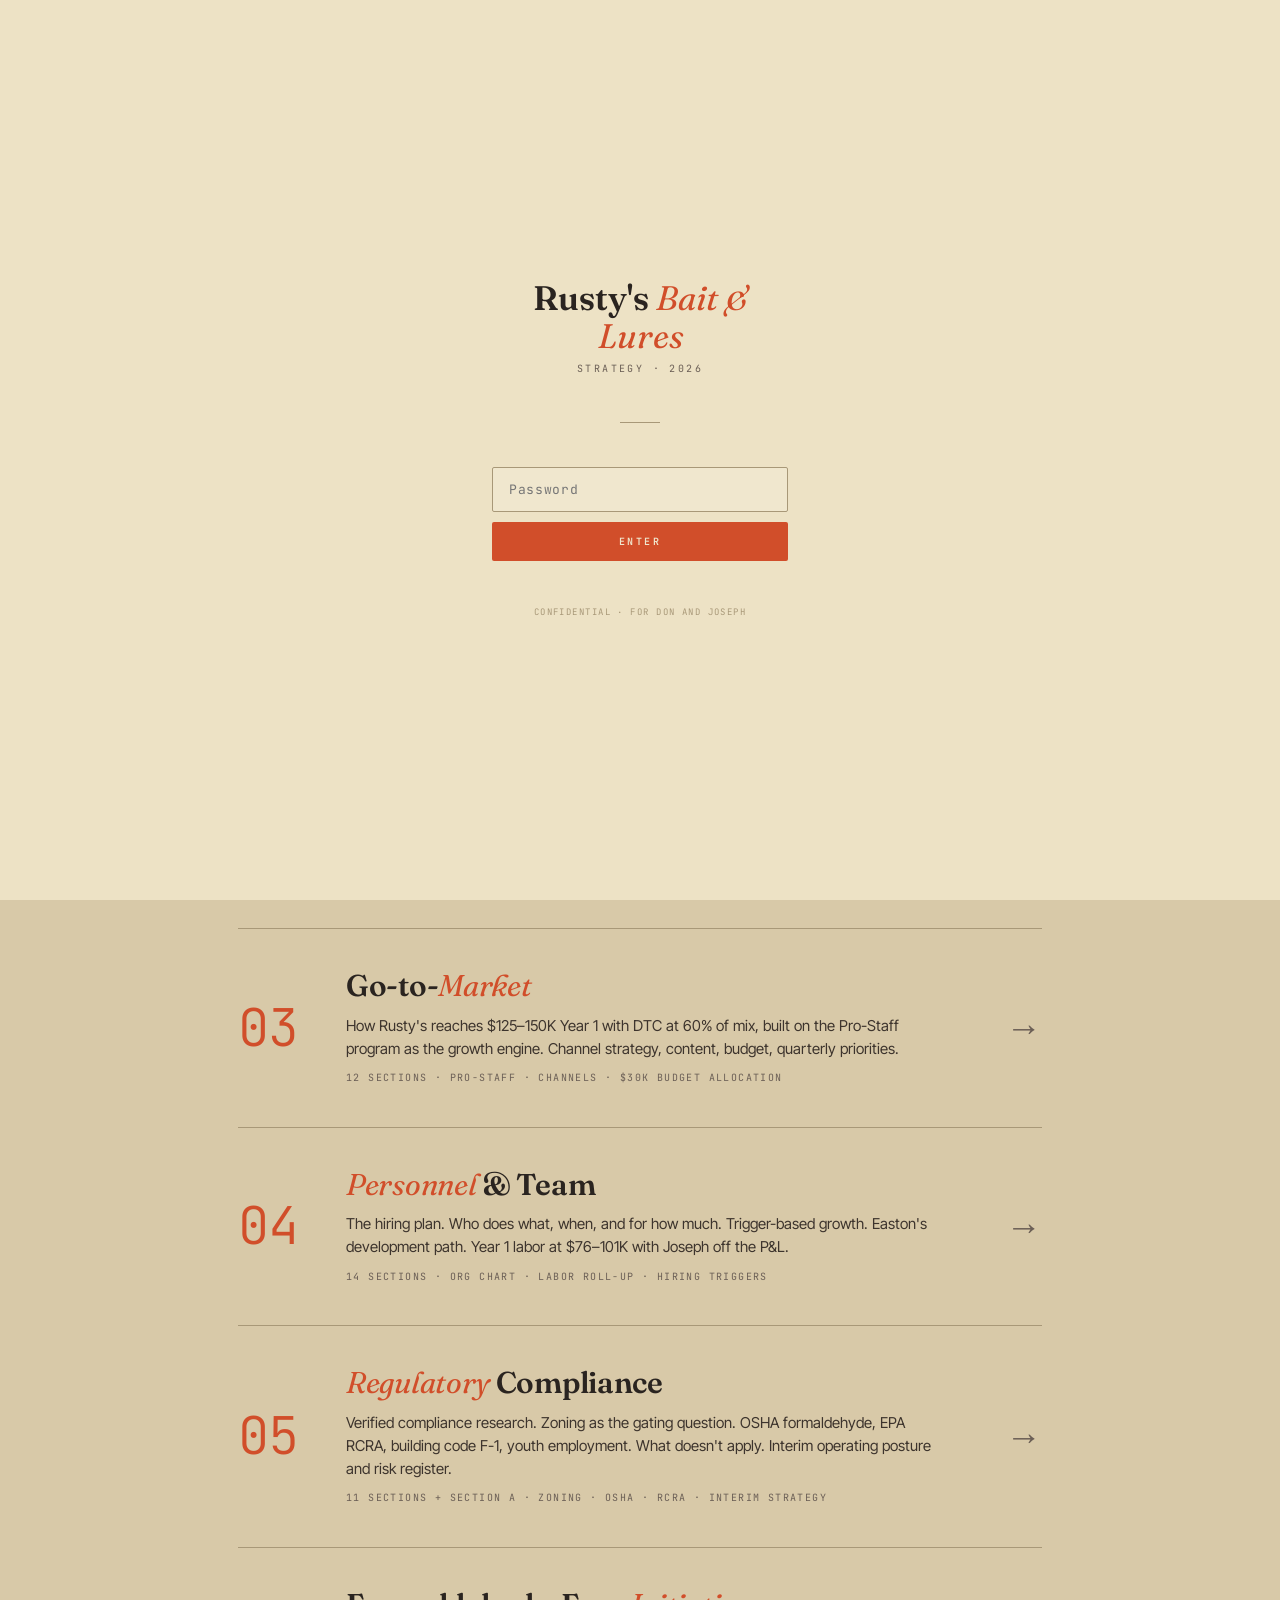
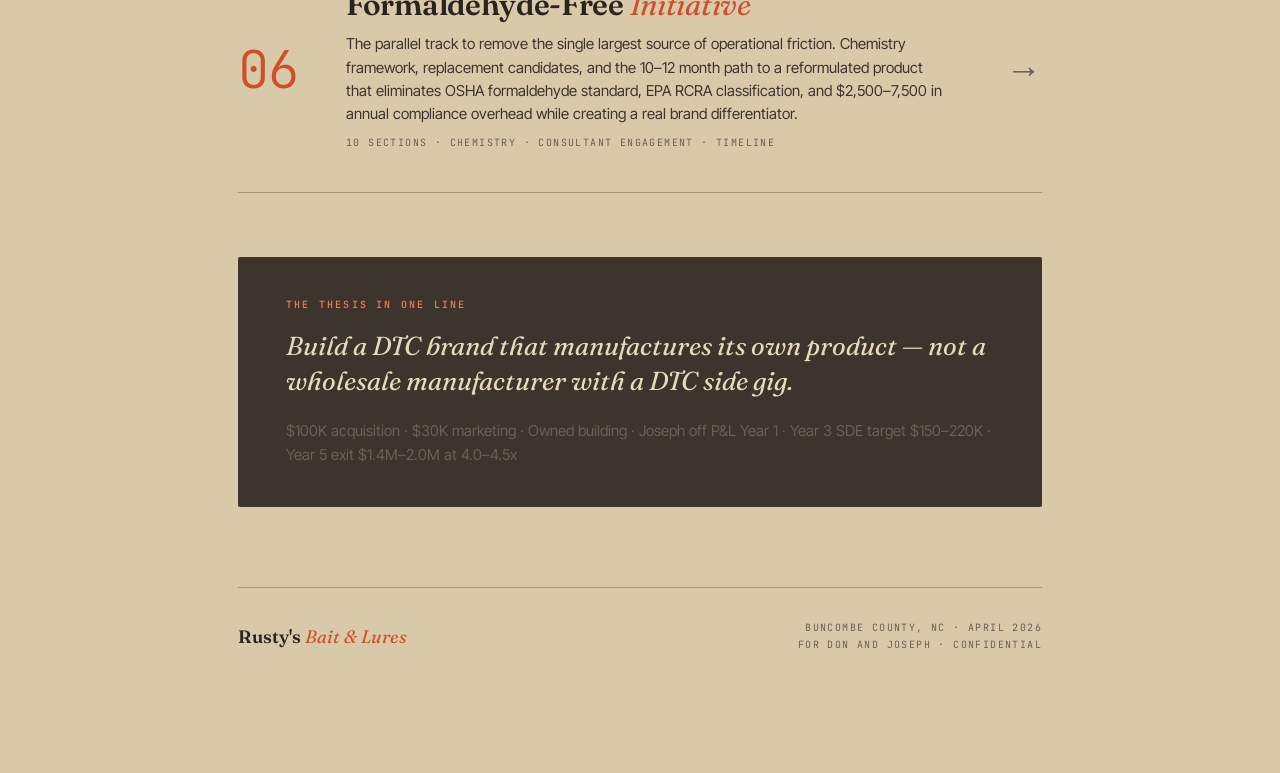
<file: index.html>
<!DOCTYPE html>
<html lang="en">
<head>
  <meta charset="UTF-8">
  <meta name="viewport" content="width=device-width, initial-scale=1.0">
  <title>Rusty's Bait &amp; Lures — Strategy 2026</title>
  <link rel="preconnect" href="https://fonts.googleapis.com">
  <link rel="preconnect" href="https://fonts.gstatic.com" crossorigin>
  <link href="https://fonts.googleapis.com/css2?family=Fraunces:ital,opsz,wght@0,9..144,400..700;1,9..144,400..700&family=Inter+Tight:wght@400;500;600;700&family=JetBrains+Mono:wght@400;500;600&display=swap" rel="stylesheet">
  <link rel="stylesheet" href="style.css">
  <style>
    /* Landing-specific overrides */
    body { background: var(--kraft); }

    .landing-wrap {
      max-width: 900px;
      margin: 0 auto;
      padding: 80px 48px 120px;
    }

    .landing-header {
      text-align: center;
      margin-bottom: 72px;
      padding-bottom: 56px;
      border-bottom: 2px solid var(--charcoal);
    }

    .landing-eyebrow {
      font-family: var(--font-mono);
      font-size: 11px;
      letter-spacing: 0.32em;
      text-transform: uppercase;
      color: var(--rust);
      margin-bottom: 28px;
      display: flex;
      align-items: center;
      justify-content: center;
      gap: 18px;
    }
    .landing-eyebrow::before,
    .landing-eyebrow::after {
      content: "";
      width: 40px;
      height: 1px;
      background: var(--rust);
    }

    .landing-title {
      font-family: var(--font-display);
      font-size: clamp(52px, 8vw, 88px);
      font-weight: 600;
      line-height: 0.96;
      letter-spacing: -0.03em;
      color: var(--charcoal);
      margin: 0 0 28px;
    }
    .landing-title em {
      font-style: italic;
      color: var(--rust);
      font-weight: 400;
    }

    .landing-subtitle {
      font-family: var(--font-display);
      font-size: 22px;
      font-style: italic;
      color: var(--charcoal-mute);
      max-width: 560px;
      margin: 0 auto 32px;
      line-height: 1.45;
    }

    .landing-meta {
      font-family: var(--font-mono);
      font-size: 11px;
      letter-spacing: 0.18em;
      text-transform: uppercase;
      color: var(--charcoal-mute);
    }

    /* Doc cards */
    .doc-grid {
      display: grid;
      grid-template-columns: 1fr;
      gap: 0;
    }

    .doc-card {
      display: grid;
      grid-template-columns: 76px 1fr 48px;
      gap: 32px;
      padding: 40px 0;
      border-bottom: 1px solid var(--kraft-line);
      text-decoration: none;
      color: var(--charcoal);
      transition: all 0.18s ease;
      align-items: center;
    }
    .doc-card:first-child { border-top: 1px solid var(--kraft-line); }
    .doc-card:hover {
      padding-left: 20px;
      padding-right: 20px;
      background: var(--kraft-light);
      border-radius: 2px;
      border-bottom-color: transparent;
    }
    .doc-card:hover .doc-card-arrow {
      color: var(--rust);
      transform: translateX(5px);
    }

    .doc-card-num {
      font-family: var(--font-mono);
      font-size: 52px;
      font-weight: 300;
      color: var(--rust);
      line-height: 1;
      letter-spacing: -0.02em;
    }

    .doc-card-title {
      font-family: var(--font-display);
      font-size: 30px;
      font-weight: 600;
      line-height: 1.15;
      color: var(--charcoal);
      margin: 0 0 10px;
      letter-spacing: -0.01em;
    }
    .doc-card-title em {
      font-style: italic;
      color: var(--rust);
      font-weight: 400;
    }

    .doc-card-desc {
      font-size: 15px;
      line-height: 1.55;
      color: var(--charcoal-soft);
      margin: 0 0 10px;
      max-width: 600px;
    }

    .doc-card-meta {
      font-family: var(--font-mono);
      font-size: 10px;
      letter-spacing: 0.14em;
      text-transform: uppercase;
      color: var(--charcoal-mute);
    }

    .doc-card-arrow {
      font-family: var(--font-display);
      font-size: 36px;
      color: var(--charcoal-mute);
      transition: all 0.18s ease;
      text-align: right;
    }

    /* Status strip at top */
    .status-strip {
      background: var(--charcoal);
      padding: 12px 48px;
      display: flex;
      align-items: center;
      gap: 32px;
      font-family: var(--font-mono);
      font-size: 10px;
      letter-spacing: 0.18em;
      text-transform: uppercase;
      color: var(--charcoal-mute);
    }
    .status-strip-item { display: flex; align-items: center; gap: 10px; }
    .status-dot {
      width: 6px; height: 6px;
      border-radius: 50%;
      background: var(--rust);
      flex-shrink: 0;
    }
    .status-dot.teal { background: var(--teal); }

    /* Footer */
    .landing-footer {
      margin-top: 80px;
      padding-top: 32px;
      border-top: 1px solid var(--kraft-line);
      display: flex;
      align-items: center;
      justify-content: space-between;
    }
    .landing-footer-brand {
      font-family: var(--font-display);
      font-size: 18px;
      font-weight: 600;
      color: var(--charcoal);
    }
    .landing-footer-brand em {
      font-style: italic;
      color: var(--rust);
      font-weight: 400;
    }
    .landing-footer-note {
      font-family: var(--font-mono);
      font-size: 10px;
      letter-spacing: 0.14em;
      text-transform: uppercase;
      color: var(--charcoal-mute);
      text-align: right;
    }
  </style>
</head>
<body>

  <!-- =====================================================
       PASSWORD GATE — renders over entire page until auth
       ===================================================== -->
  <div id="auth-gate" style="position:fixed;inset:0;background:#ede2c5;z-index:9999;display:flex;align-items:center;justify-content:center;font-family:'Inter Tight','Inter',sans-serif;">
    <div style="text-align:center;width:100%;max-width:360px;padding:0 32px;">

      <div style="font-family:'Fraunces',Georgia,serif;font-size:34px;font-weight:600;color:#2a2420;line-height:1.1;margin-bottom:6px;">
        Rusty's <em style="font-style:italic;color:#d14e2a;font-weight:400;">Bait &amp; Lures</em>
      </div>
      <div style="font-family:'JetBrains Mono',monospace;font-size:10px;letter-spacing:0.24em;text-transform:uppercase;color:#6b5f56;margin-bottom:44px;">Strategy · 2026</div>

      <div style="width:40px;height:1px;background:#a89878;margin:0 auto 44px;"></div>

      <input type="password" id="pw-input" placeholder="Password"
        style="display:block;width:100%;padding:13px 16px;font-family:'JetBrains Mono',monospace;font-size:13px;letter-spacing:0.05em;background:#f0e7ce;border:1px solid #a89878;border-radius:2px;color:#2a2420;outline:none;box-sizing:border-box;margin-bottom:10px;transition:border-color 0.2s;"
        onkeydown="if(event.key==='Enter')rustysAuth()">

      <button onclick="rustysAuth()"
        style="display:block;width:100%;padding:13px 16px;font-family:'JetBrains Mono',monospace;font-size:10px;letter-spacing:0.24em;text-transform:uppercase;font-weight:600;background:#d14e2a;color:#f0e7ce;border:none;border-radius:2px;cursor:pointer;">
        Enter
      </button>

      <div id="pw-error" style="display:none;font-family:'JetBrains Mono',monospace;font-size:10px;letter-spacing:0.06em;color:#d14e2a;margin-top:14px;">Incorrect password.</div>

      <div style="font-family:'JetBrains Mono',monospace;font-size:9px;letter-spacing:0.16em;text-transform:uppercase;color:#a89878;margin-top:44px;">Confidential · For Don and Joseph</div>
    </div>
  </div>

  <script>
    // Hide gate immediately if already authenticated this session
    if (sessionStorage.getItem('rustys_auth') === '1') {
      document.getElementById('auth-gate').style.display = 'none';
    }

    function rustysAuth() {
      var input = document.getElementById('pw-input');
      var error = document.getElementById('pw-error');
      var gate  = document.getElementById('auth-gate');

      if (input.value === 'rustys2026!!') {
        sessionStorage.setItem('rustys_auth', '1');
        gate.style.transition = 'opacity 0.25s ease';
        gate.style.opacity = '0';
        setTimeout(function() { gate.style.display = 'none'; }, 260);
      } else {
        error.style.display = 'block';
        input.style.borderColor = '#d14e2a';
        input.value = '';
        input.focus();
        setTimeout(function() { input.style.borderColor = '#a89878'; }, 900);
      }
    }
  </script>

  <!-- Status strip -->
  <div class="status-strip">
    <div class="status-strip-item">
      <span class="status-dot"></span>
      Post-acquisition · Execution phase
    </div>
    <div class="status-strip-item">
      <span class="status-dot teal"></span>
      Year 1 target: $125–150K revenue
    </div>
    <div class="status-strip-item">
      <span class="status-dot"></span>
      DTC launch: Month 6
    </div>
    <div class="status-strip-item">
      <span class="status-dot teal"></span>
      Exit window: Year 3–5
    </div>
  </div>

  <div class="landing-wrap">

    <header class="landing-header">
      <div class="landing-eyebrow">Strategy · 2026</div>
      <h1 class="landing-title">Rusty's <em>Bait &amp; Lures</em></h1>
      <p class="landing-subtitle">Six documents. One connected plan. From $52K wholesale run-rate to a DTC brand worth building.</p>
      <div class="landing-meta">Prepared by Joseph Skinner · President · For Don and Joseph</div>
    </header>

    <div class="doc-grid">

      <a href="01-business.html" class="doc-card">
        <div class="doc-card-num">01</div>
        <div>
          <div class="doc-card-title">The <em>Business</em></div>
          <p class="doc-card-desc">Deal structure, what we acquired, the strategic reframe from wholesale to DTC, and the Year 1–3 financial path. The document Don reads first.</p>
          <div class="doc-card-meta">13 sections · Deal · P&amp;L · Critical path</div>
        </div>
        <div class="doc-card-arrow">→</div>
      </a>

      <a href="02-market-and-brand.html" class="doc-card">
        <div class="doc-card-num">02</div>
        <div>
          <div class="doc-card-title">Market <em>&amp;</em> Brand</div>
          <p class="doc-card-desc">Who we serve, where they live, and what Rusty's is to them. StoryBrand + Bernays, applied to catfish country. The document that drives everything creative.</p>
          <div class="doc-card-meta">16 sections · TAM · Competitive · BrandScript · Visual direction</div>
        </div>
        <div class="doc-card-arrow">→</div>
      </a>

      <a href="03-go-to-market.html" class="doc-card">
        <div class="doc-card-num">03</div>
        <div>
          <div class="doc-card-title">Go-to-<em>Market</em></div>
          <p class="doc-card-desc">How Rusty's reaches $125–150K Year 1 with DTC at 60% of mix, built on the Pro-Staff program as the growth engine. Channel strategy, content, budget, quarterly priorities.</p>
          <div class="doc-card-meta">12 sections · Pro-Staff · Channels · $30K budget allocation</div>
        </div>
        <div class="doc-card-arrow">→</div>
      </a>

      <a href="04-personnel.html" class="doc-card">
        <div class="doc-card-num">04</div>
        <div>
          <div class="doc-card-title"><em>Personnel</em> &amp; Team</div>
          <p class="doc-card-desc">The hiring plan. Who does what, when, and for how much. Trigger-based growth. Easton's development path. Year 1 labor at $76–101K with Joseph off the P&amp;L.</p>
          <div class="doc-card-meta">14 sections · Org chart · Labor roll-up · Hiring triggers</div>
        </div>
        <div class="doc-card-arrow">→</div>
      </a>

      <a href="05-regulatory.html" class="doc-card">
        <div class="doc-card-num">05</div>
        <div>
          <div class="doc-card-title"><em>Regulatory</em> Compliance</div>
          <p class="doc-card-desc">Verified compliance research. Zoning as the gating question. OSHA formaldehyde, EPA RCRA, building code F-1, youth employment. What doesn't apply. Interim operating posture and risk register.</p>
          <div class="doc-card-meta">11 sections + Section A · Zoning · OSHA · RCRA · Interim strategy</div>
        </div>
        <div class="doc-card-arrow">→</div>
      </a>

      <a href="06-formaldehyde-free.html" class="doc-card">
        <div class="doc-card-num">06</div>
        <div>
          <div class="doc-card-title">Formaldehyde-Free <em>Initiative</em></div>
          <p class="doc-card-desc">The parallel track to remove the single largest source of operational friction. Chemistry framework, replacement candidates, and the 10–12 month path to a reformulated product that eliminates OSHA formaldehyde standard, EPA RCRA classification, and $2,500–7,500 in annual compliance overhead while creating a real brand differentiator.</p>
          <div class="doc-card-meta">10 sections · Chemistry · Consultant engagement · Timeline</div>
        </div>
        <div class="doc-card-arrow">→</div>
      </a>

    </div>

    <!-- Summary callout -->
    <div style="margin-top:64px; background:var(--charcoal-soft); border-radius:2px; padding:40px 48px;">
      <div style="font-family:var(--font-mono); font-size:10px; letter-spacing:0.22em; text-transform:uppercase; color:var(--rust-light); margin-bottom:16px; font-weight:600;">The Thesis in One Line</div>
      <p style="font-family:var(--font-display); font-size:26px; font-style:italic; line-height:1.35; color:var(--kraft-light); margin:0 0 20px;">Build a DTC brand that manufactures its own product — not a wholesale manufacturer with a DTC side gig.</p>
      <p style="font-family:var(--font-body); font-size:15px; line-height:1.6; color:var(--charcoal-mute); margin:0;">$100K acquisition · $30K marketing · Owned building · Joseph off P&amp;L Year 1 · Year 3 SDE target $150–220K · Year 5 exit $1.4M–2.0M at 4.0–4.5x</p>
    </div>

    <footer class="landing-footer">
      <div class="landing-footer-brand">Rusty's <em>Bait &amp; Lures</em></div>
      <div class="landing-footer-note">
        Buncombe County, NC · April 2026<br>
        For Don and Joseph · Confidential
      </div>
    </footer>

  </div>

</body>
</html>
</file>
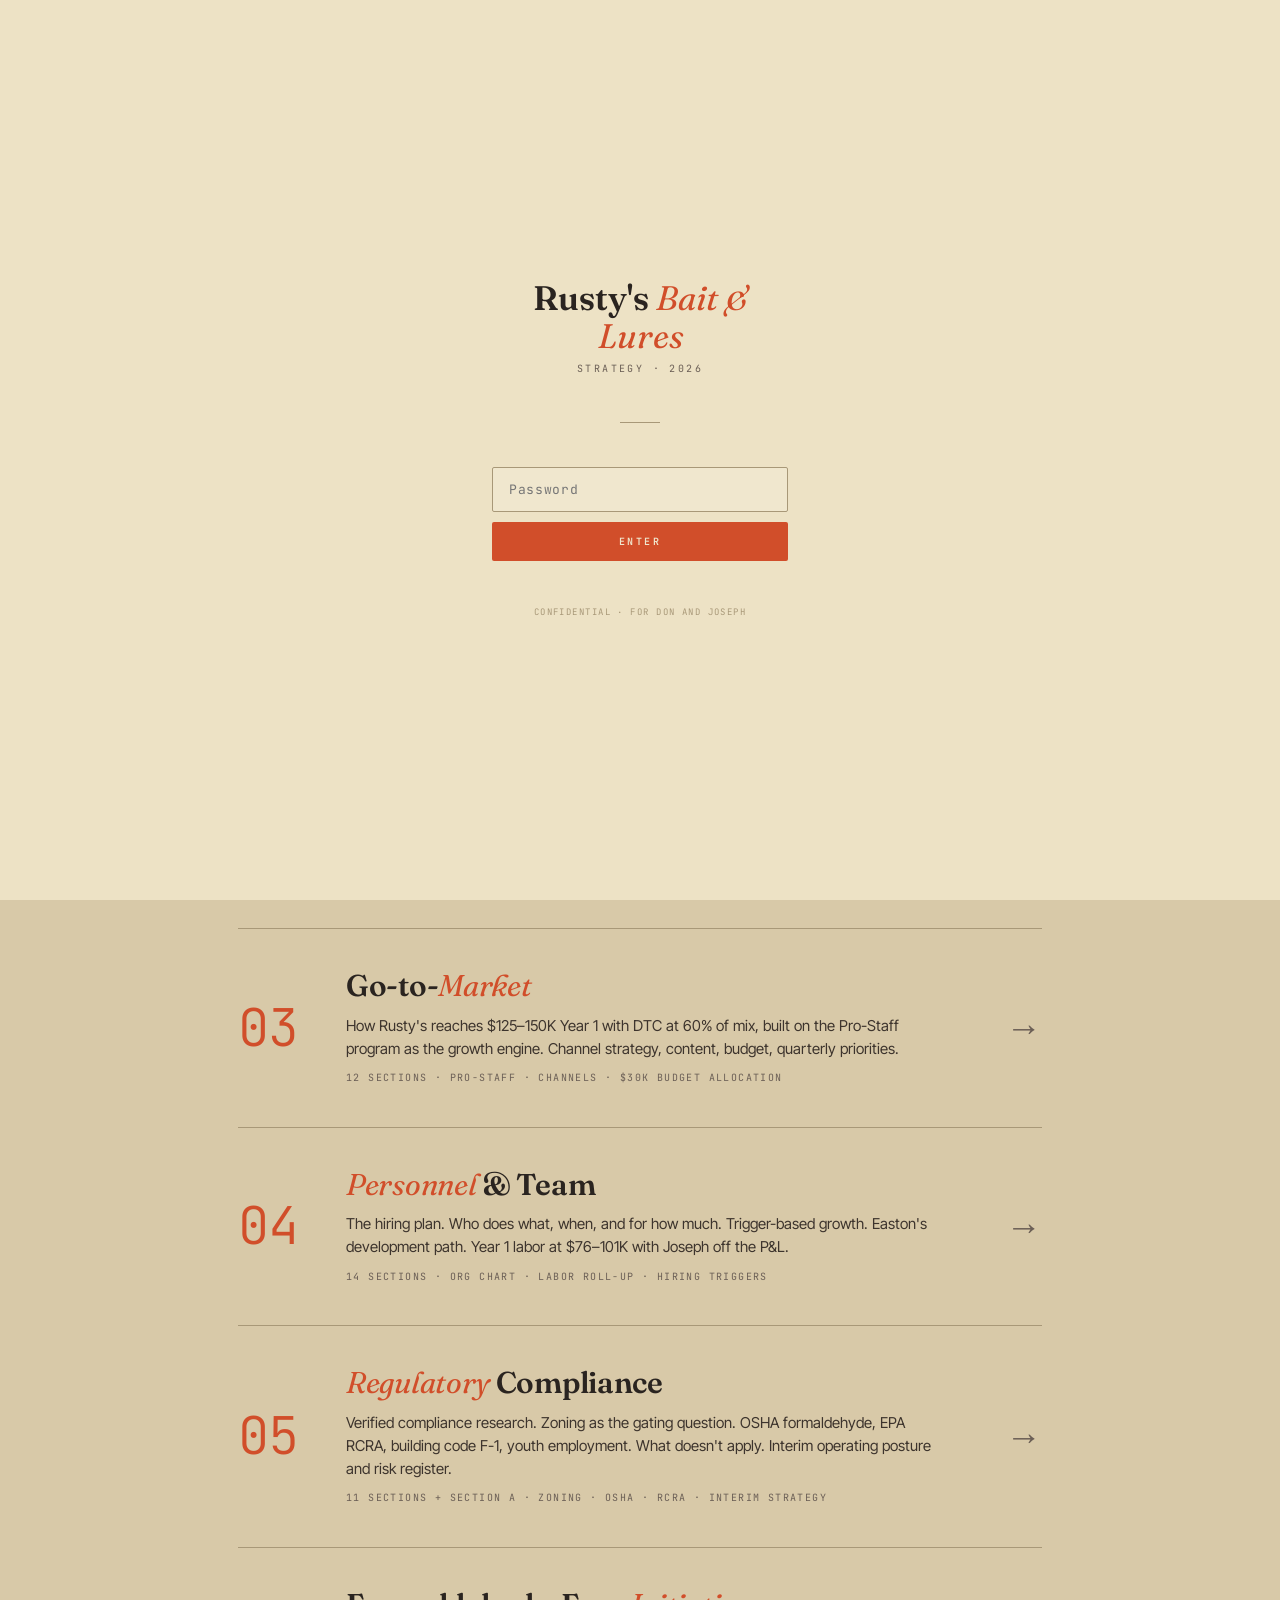
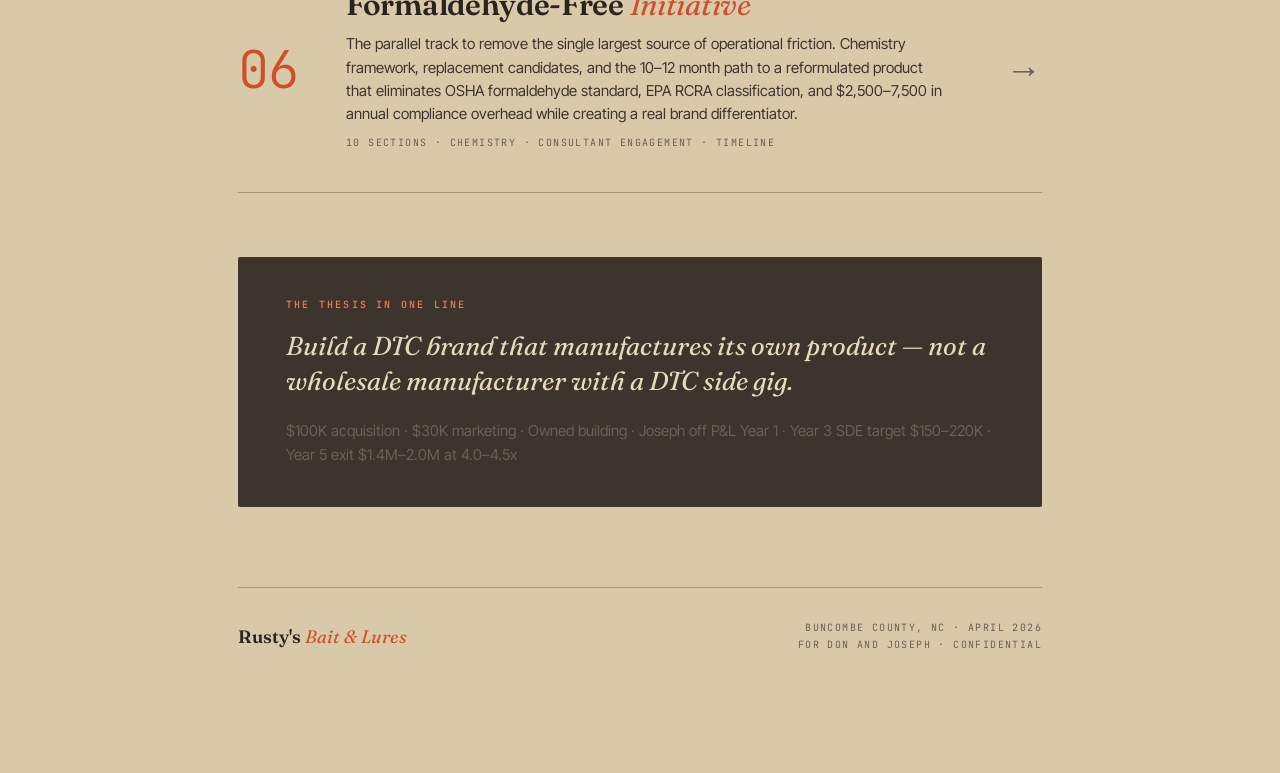
<file: 01-business.html>
<!DOCTYPE html>
<html lang="en">
<head>
  <meta charset="UTF-8" />
  <script>if(sessionStorage.getItem('rustys_auth')!=='1'){window.location.replace('index.html');}</script>
  <meta name="viewport" content="width=device-width, initial-scale=1.0" />
  <title>The Business — Rusty's Bait &amp; Lures</title>
  <link rel="preconnect" href="https://fonts.googleapis.com" />
  <link rel="preconnect" href="https://fonts.gstatic.com" crossorigin />
  <link href="https://fonts.googleapis.com/css2?family=Fraunces:ital,opsz,wght@0,9..144,300;0,9..144,400;0,9..144,600;1,9..144,300;1,9..144,400;1,9..144,600&family=Inter+Tight:ital,wght@0,400;0,500;0,600;0,700;1,400&family=JetBrains+Mono:wght@400;500;600&display=swap" rel="stylesheet" />
  <link rel="stylesheet" href="style.css">
  <style>
    .layout { max-width: 1220px; margin: 0 auto; }
    .viz { padding: 12px 0 4px; }
    .viz svg { overflow: visible; }
  </style>
</head>
<body>

<div class="layout">

  <!-- ============================================================
       SIDEBAR
       ============================================================ -->
  <aside class="sidebar">
    <div class="brand-mark">Rusty's <em>Bait &amp; Lures</em></div>
    <div class="brand-tag">Strategy · 2026</div>

    <div class="nav-section">Documents</div>
    <ul class="nav-list">
      <li>
        <a href="index.html">
          <span class="nav-num">00</span>
          Overview
        </a>
      </li>
      <li>
        <a href="01-business.html" class="current">
          <span class="nav-num">01</span>
          The Business
        </a>
      </li>
      <li>
        <a href="02-market-and-brand.html">
          <span class="nav-num">02</span>
          Market &amp; Brand
        </a>
      </li>
      <li>
        <a href="03-go-to-market.html">
          <span class="nav-num">03</span>
          Go-To-Market
        </a>
      </li>
      <li>
        <a href="04-personnel.html">
          <span class="nav-num">04</span>
          Personnel
        </a>
      </li>
      <li>
        <a href="05-regulatory.html">
          <span class="nav-num">05</span>
          Regulatory
        </a>
      </li>
      <li>
        <a href="06-formaldehyde-free.html">
          <span class="nav-num">06</span>
          Formaldehyde-Free
        </a>
      </li>
    </ul>

    <div class="nav-section">In This Document</div>
    <ul class="nav-toc">
      <li><a href="#deal">01 — The Deal</a></li>
      <li><a href="#what-we-bought">02 — What We Bought</a></li>
      <li><a href="#strategic-reframe">03 — The Strategic Reframe</a></li>
      <li><a href="#product-pricing">04 — Product and Pricing</a></li>
      <li><a href="#facility-ops">05 — Facility and Operations</a></li>
      <li><a href="#supply-chain">06 — Supply Chain</a></li>
      <li><a href="#systems">07 — Systems</a></li>
      <li><a href="#wholesale">08 — Wholesale Posture</a></li>
      <li><a href="#critical-path">09 — Critical Path</a></li>
      <li><a href="#financials">10 — Year 1 Financial Build</a></li>
      <li><a href="#success">11 — Success Criteria</a></li>
      <li><a href="#risks">12 — Risks</a></li>
      <li><a href="#next-actions">13 — Immediate Next Actions</a></li>
    </ul>
  </aside>

  <!-- ============================================================
       MAIN CONTENT
       ============================================================ -->
  <main class="content">

    <!-- DOC HEADER -->
    <header class="doc-header">
      <div class="doc-eyebrow">DOCUMENT 01</div>
      <h1 class="doc-title">The <em>Business</em></h1>
      <p class="doc-subtitle">Deal structure, strategic thesis, and the Year 1&ndash;3 path</p>
      <div class="doc-meta">
        <div class="doc-meta-item">
          <span class="doc-meta-label">Prepared for</span>
          <span class="doc-meta-value">Don and Joseph</span>
        </div>
        <div class="doc-meta-item">
          <span class="doc-meta-label">Updated</span>
          <span class="doc-meta-value">April 2026</span>
        </div>
        <div class="doc-meta-item">
          <span class="doc-meta-label">Status</span>
          <span class="doc-meta-value">Execution plan, post-acquisition</span>
        </div>
      </div>
    </header>

    <!-- ============================================================
         SECTION 01 — THE DEAL
         ============================================================ -->
    <section id="deal" class="section section-full" style="background:#e6d9bc; border:1px solid #a89878; border-radius:2px; padding:40px; margin-bottom:24px;">
      <span class="section-num">Section 01</span>
      <h2 class="section-title">The Deal</h2>

      <p>Don acquired Rusty's Bait &amp; Lures and assigned Joseph Skinner as President. Joseph owns brand strategy, marketing execution, retail relationships, hiring, and P&amp;L.</p>

      <div class="stat-row">
        <div class="stat-card">
          <div class="stat-label">Net Deal Price</div>
          <div class="stat-value" style="font-size:22px;">$92,985</div>
          <p class="stat-detail">$95,985 asking price less $3,000 forklift credit. Seller retains forklift; Don retains the credit.</p>
        </div>
        <div class="stat-card">
          <div class="stat-label">Year 1 Marketing</div>
          <div class="stat-value">$30K</div>
          <p class="stat-detail">Dedicated marketing budget for launch and paid acquisition in Year 1.</p>
        </div>
        <div class="stat-card">
          <div class="stat-label">Total Envelope</div>
          <div class="stat-value" style="font-size:22px;">~$123K</div>
          <p class="stat-detail">Net deal price + Year 1 marketing. Moving costs and ramp-up losses absorbed outside this.</p>
        </div>
        <div class="stat-card">
          <div class="stat-label">Asset Street Value</div>
          <div class="stat-value" style="font-size:22px;">~$233K</div>
          <p class="stat-detail">Replacement value of acquired assets per seller's inventory documentation — approximately <strong>2.5&times; the net purchase price</strong>. Before recipes, customer lists, goodwill, or brand equity.</p>
        </div>
        <div class="stat-card">
          <div class="stat-label">Facility — Contingent</div>
          <div class="stat-value" style="font-size:20px; line-height:1.2;">Owned Building</div>
          <p class="stat-detail">Buncombe County, NC. Potential savings of $18&ndash;24K/yr vs. a lease &mdash; <strong>contingent on zoning resolution</strong>. CS-zoned; manufacturing not permitted as of right. Month 1 call to Planning (828-250-4830). See Regulatory doc, Section 02.</p>
        </div>
      </div>

      <h3>Compensation structure</h3>
      <p>Joseph is paid on Don's construction payroll across multiple businesses. His time on Rusty's is not a line item in Rusty's P&amp;L. This materially changes Year 1 labor economics and makes the near-break-even trajectory achievable.</p>
      <p>Joseph's compensation structure and the owned-building advantage (contingent on zoning resolution) are the two largest drivers of Year 1 viability. If zoning cannot be resolved in favor of continued manufacturing at the current address, Year 1 economics tighten materially and require either a rezoning timeline, an alternative location, or a contract-manufacturing arrangement while the brand operates from the current CS-zoned property.</p>

    </section>

    <!-- ============================================================
         SECTION 02 — WHAT WE BOUGHT
         ============================================================ -->
    <section id="what-we-bought" class="section section-full" style="background:#ede2c5; border:1px solid #a89878; border-radius:2px; padding:40px; margin-bottom:24px;">
      <span class="section-num">Section 02</span>
      <h2 class="section-title">What We Bought</h2>

      <p class="lead">A proven product with real retail history, currently running at micro-scale because the prior owner was wholesale-only, did zero marketing, and had no diversification.</p>

      <h3>Recent revenue history</h3>

      <table class="data-table">
        <thead>
          <tr>
            <th>Year</th>
            <th>Revenue</th>
            <th>Notes</th>
          </tr>
        </thead>
        <tbody>
          <tr>
            <td class="num">2020</td>
            <td class="num">$390,225</td>
            <td>Folsom $347K, Bass Pro $43K</td>
          </tr>
          <tr>
            <td class="num">2024</td>
            <td class="num">$54,420</td>
            <td>85% decline after Folsom switched suppliers</td>
          </tr>
          <tr>
            <td class="num">2025 YTD</td>
            <td class="num">$41,550</td>
            <td>44 orders, roughly 5&ndash;6 wholesale orders/month</td>
          </tr>
        </tbody>
      </table>

      <p>Root cause is straightforward. Folsom was 89% of 2020 revenue. When they left, so did the business. The DTC-first strategy is the structural fix.</p>

      <h3>Current accounts</h3>
      <ul>
        <li><strong>Scheels</strong> — $2,864 YTD across 11 locations. Small frequent reorders, net 30.</li>
        <li><strong>Big Rock Sports</strong> — $3,297 YTD across 3 locations (Reno, St. Cloud, Chapel Hill NC). Larger less frequent orders, net 60. Chapel Hill is drivable for hand delivery.</li>
        <li><strong>Folsom</strong> — $33,328 YTD. Still the biggest account despite the fall. Relationship needs direct rebuild — prior ops was mom-and-pop at best.</li>
        <li><strong>Misc small shops</strong> — $2,061 across five small accounts (HMF, Ricke's, Carolina Wholesale, Crawler's Unlimited, The Bait Shack, Welch).</li>
        <li><strong>Bass Pro/Cabela's</strong> — $0 current. $43K in 2020 with monthly ordering. Dormant since.</li>
      </ul>

      <div class="ornament"><span class="ornament-mark">* * *</span></div>

      <h3>Finished Product Inventory — all currently in Anthony, KS</h3>

      <div class="stat-row" style="margin-bottom:24px;">
        <div class="stat-card">
          <div class="stat-label">Cased Product</div>
          <div class="stat-value">1,235</div>
          <p class="stat-detail">Cases across 7 SKUs. All currently in Anthony, KS.</p>
        </div>
        <div class="stat-card">
          <div class="stat-label">Sponge Bait Base</div>
          <div class="stat-value">~90</div>
          <p class="stat-detail">Barrels (~341 lbs each). Equivalent to ~3,410 cases per seller's numbers. Also in KS.</p>
        </div>
      </div>

      <table class="data-table">
        <thead>
          <tr>
            <th>SKU</th>
            <th>Cases</th>
            <th>Phase</th>
          </tr>
        </thead>
        <tbody>
          <tr>
            <td><strong>Sponge</strong></td>
            <td class="num">577</td>
            <td>Phase 1 launch focus</td>
          </tr>
          <tr>
            <td><strong>Red Shad</strong></td>
            <td class="num">311</td>
            <td>Phase 1 launch focus</td>
          </tr>
          <tr>
            <td><strong>Shad Sides</strong></td>
            <td class="num">154</td>
            <td>Phase 1 launch focus</td>
          </tr>
          <tr>
            <td><strong>Cheese Chicken Liver</strong></td>
            <td class="num">101</td>
            <td>Phase 1 launch focus</td>
          </tr>
          <tr>
            <td>Spit</td>
            <td class="num">42</td>
            <td>Secondary — ships as available</td>
          </tr>
          <tr>
            <td>Scentastic</td>
            <td class="num">26</td>
            <td>Secondary — ships as available</td>
          </tr>
          <tr>
            <td>Mean Green</td>
            <td class="num">24</td>
            <td>Secondary — ships as available</td>
          </tr>
          <tr style="font-weight:600; border-top:2px solid var(--charcoal);">
            <td><strong>Total</strong></td>
            <td class="num"><strong>1,235</strong></td>
            <td></td>
          </tr>
        </tbody>
      </table>

      <div class="callout" style="border-left-color:var(--rust); background:#f5ede0;">
        <span class="callout-label">Kansas Retrieval — Month 1&ndash;2 Priority</span>
        <p>All finished product (1,235 cases + ~90 barrels of bait base) is currently in Anthony, KS. This is a bigger logistics operation than the original 91-barrel estimate suggested. Options: Don&rsquo;s construction crews make a retrieval run; hire a freight forwarder; coordinate staged shipments with seller. Physical verification of inventory condition happens at retrieval.</p>
      </div>

      <h3>Equipment acquired</h3>
      <ul>
        <li>1 working vacuum sealer</li>
        <li>Shrink tunnel</li>
        <li>Lead sinker making rig (inherited asset &mdash; outside Phase 1 strategy scope; decision deferred to Year 2)</li>
        <li>1 weigher machine</li>
        <li>1 air compressor</li>
        <li>1 pallet jack</li>
        <li>2 scales</li>
        <li>2 roller carts, 1 flat roll cart</li>
        <li>10 barrels for production use (distinct from the ~90 bait barrels of finished product in KS)</li>
        <li>4 large white plastic tubs</li>
        <li>Heat gun, air hose, stand-up stapler, 2 dividers for bagging</li>
      </ul>

      <div class="callout">
        <span class="callout-label">Forklift Note</span>
        <p>Seller retains the forklift for a $3,000 credit against the purchase price &mdash; net deal price $92,985. Rusty&rsquo;s will acquire a forklift when pallet operations at the permanent facility warrant one (likely Year 2+). The pallet jack handles ground-level moves at the interim facility; a forklift is not required in this period.</p>
      </div>

      <h3>Also included in the deal</h3>
      <ul>
        <li>All lures and ingredients</li>
        <li>Packaging, shipping, and labeling materials</li>
        <li>Trademark logo (catfish)</li>
        <li>All bait recipes in written or video format</li>
        <li>Email accounts</li>
        <li>Customer lists and data</li>
        <li>Goodwill and operational know-how</li>
      </ul>

      <div class="callout">
        <span class="callout-label">Key Asset</span>
        <p><strong>All formulations and recipes are in-hand</strong>, written and on video. This eliminates the biggest acquisition risk for any product business &mdash; the secret leaving with the seller.</p>
      </div>

      <h3>Still needed from seller</h3>
      <p>2022&ndash;2024 full P&amp;L with COGS detail. Tax returns (3 years). Patent documentation. Bass Pro conversation records. Folsom contract review. Business founding and ownership history. Packaging usability audit if rebranding.</p>

    </section>

    <!-- ============================================================
         SECTION 03 — THE STRATEGIC REFRAME
         ============================================================ -->
    <section id="strategic-reframe" class="section section-full" style="background:#e6d9bc; border:1px solid #a89878; border-radius:2px; padding:40px; margin-bottom:24px;">
      <span class="section-num">Section 03</span>
      <h2 class="section-title">The Strategic Reframe</h2>

      <div class="pullquote">
        We're not rebuilding a wholesale manufacturing operation. We're building a DTC brand that happens to manufacture its own product.
      </div>

      <p><strong>The thesis:</strong> DTC as the primary channel (60&ndash;70% of revenue, 75&ndash;85% margins). Wholesale rebuilt in parallel, but never load-bearing again. One account collapsing shouldn't collapse the business.</p>

      <h3>Why this works</h3>
      <ul>
        <li>Proven product with real retail track record, not a hypothetical</li>
        <li>Formulations are documented and in-hand</li>
        <li>Bass Pro door stays open on our timeline, not theirs</li>
        <li>DTC creates consumer demand independent of any wholesale buyer's mood</li>
        <li>Joseph's brand background from the outdoor industry de-risks the DTC build</li>
      </ul>

      <h3>Unit economics support it</h3>

      <div class="stat-row">
        <div class="stat-card">
          <div class="stat-label">COGS Range</div>
          <div class="stat-value" style="font-size:28px;">$1.11&ndash;$2.27</div>
          <p class="stat-detail">Per unit across top 3 SKUs. Shad bag $1.23, Chicken Livers $1.11, Sponge Bait $2.27.</p>
        </div>
        <div class="stat-card">
          <div class="stat-label">Retail Range</div>
          <div class="stat-value" style="font-size:28px;">$5.99&ndash;$9.99</div>
          <p class="stat-detail">4oz bags $5.99&ndash;6.99, 12oz Sponge Bait $7.99&ndash;9.99.</p>
        </div>
        <div class="stat-card">
          <div class="stat-label">DTC Margin</div>
          <div class="stat-value" style="font-size:28px;">75&ndash;85%</div>
          <p class="stat-detail">On DTC channel. Wholesale margins lower but volume-supported.</p>
        </div>
      </div>

      <p>Competitive retail context: Triple S $30/45oz ($0.67/oz), Team Catfish Secret 7 ~$30, Magic Bait $6&ndash;9, Mr. Whiskers $8.95/12oz. Middle-premium positioning is credible and defensible.</p>

      <div class="ornament"><span class="ornament-mark">* * *</span></div>

      <h3>Financial trajectory</h3>

      <!-- FIGURE 01 — Revenue Trajectory -->
      <div class="viz">
        <div class="viz-title">Figure 01</div>
        <div class="viz-subtitle">Revenue Trajectory Year 1 &rarr; Year 3 (and beyond)</div>
        <svg viewBox="0 0 760 260" xmlns="http://www.w3.org/2000/svg" aria-label="Stacked horizontal bar chart showing revenue trajectory by year">
          <!-- Y-axis labels -->
          <text x="30" y="58" text-anchor="end" font-family="JetBrains Mono, monospace" font-size="11" fill="#6b5f56" font-weight="600">YR 1</text>
          <text x="30" y="108" text-anchor="end" font-family="JetBrains Mono, monospace" font-size="11" fill="#6b5f56" font-weight="600">YR 2</text>
          <text x="30" y="158" text-anchor="end" font-family="JetBrains Mono, monospace" font-size="11" fill="#6b5f56" font-weight="600">YR 3</text>
          <text x="30" y="208" text-anchor="end" font-family="JetBrains Mono, monospace" font-size="11" fill="#6b5f56" font-weight="600">YR 5</text>

          <!-- Year 1: $125-150K — total ~160px. DTC 65% ~104px, Wholesale 35% ~56px -->
          <rect x="38" y="38" width="104" height="28" fill="#d14e2a" />
          <rect x="142" y="38" width="56" height="28" fill="#3d342d" />
          <text x="208" y="57" font-family="JetBrains Mono, monospace" font-size="11" fill="#2a2420" font-weight="600">$125–150K</text>

          <!-- Year 2: $225-275K — DTC ~55% scale: 160 * (250/137.5) = ~291px. DTC 55% ~160px, WS 45% ~131px -->
          <rect x="38" y="88" width="160" height="28" fill="#d14e2a" />
          <rect x="198" y="88" width="131" height="28" fill="#3d342d" />
          <text x="339" y="107" font-family="JetBrains Mono, monospace" font-size="11" fill="#2a2420" font-weight="600">$225–275K</text>

          <!-- Year 3: $325-400K — scale: 160 * (362.5/137.5) = ~421px. DTC 60% ~253px, WS 40% ~168px -->
          <rect x="38" y="138" width="253" height="28" fill="#d14e2a" />
          <rect x="291" y="138" width="168" height="28" fill="#3d342d" />
          <text x="469" y="157" font-family="JetBrains Mono, monospace" font-size="11" fill="#2a2420" font-weight="600">$325–400K</text>
          <!-- Annotation Year 3 SDE -->
          <text x="291" y="132" font-family="JetBrains Mono, monospace" font-size="10" fill="#d14e2a" font-weight="600">Year 3 SDE: $150–220K</text>

          <!-- Year 5: $550-675K — scale: 160 * (612.5/137.5) = ~712px, capped at 682 to fit. DTC 70% ~497px, WS 30% ~213px — opacity 0.6 -->
          <rect x="38" y="188" width="477" height="28" fill="#d14e2a" opacity="0.6" />
          <rect x="515" y="188" width="205" height="28" fill="#3d342d" opacity="0.6" />
          <text x="730" y="207" font-family="JetBrains Mono, monospace" font-size="11" fill="#6b5f56" font-weight="600">$550–675K</text>

          <!-- Legend -->
          <rect x="38" y="234" width="12" height="10" fill="#d14e2a" />
          <text x="56" y="244" font-family="JetBrains Mono, monospace" font-size="10" fill="#6b5f56">DTC</text>
          <rect x="100" y="234" width="12" height="10" fill="#3d342d" />
          <text x="118" y="244" font-family="JetBrains Mono, monospace" font-size="10" fill="#6b5f56">Wholesale</text>
          <text x="360" y="244" font-family="JetBrains Mono, monospace" font-size="9" fill="#6b5f56" opacity="0.7">YR 5 directional (0.6 opacity)</text>
        </svg>
        <div class="viz-caption">Directional. Tightens with real data. Exit scenarios: Year 3 $600K&ndash;900K at 3.0&ndash;3.5x SDE. Year 5 $1.4M&ndash;2.0M at 4.0&ndash;4.5x SDE.</div>
      </div>

      <h3>Exit scenarios</h3>
      <ul>
        <li><strong>Year 3:</strong> $600K&ndash;900K at 3.0&ndash;3.5x SDE (upper end requires hitting top of revenue projections with lean ops)</li>
        <li><strong>Year 5:</strong> $1.4M&ndash;2.0M at 4.0&ndash;4.5x SDE</li>
      </ul>

      <h3>Capital picture</h3>
      <p>The ~$123K envelope is net deal price plus Year 1 marketing. Moving costs, regulatory compliance setup, and any Year 1 ramp-up losses are separate, absorbed by Don outside the envelope. Owned building saves $18&ndash;24K/year vs a lease scenario — <strong>contingent on zoning resolution</strong> (CS district; Month 1 Planning call confirms status) — which materially improves Year 1 P&amp;L vs the original plan if the manufacturing use is confirmed.</p>

    </section>

    <!-- ============================================================
         SECTION 04 — PRODUCT AND PRICING
         ============================================================ -->
    <section id="product-pricing" class="section section-full" style="background:#ede2c5; border:1px solid #a89878; border-radius:2px; padding:40px; margin-bottom:24px;">
      <span class="section-num">Section 04</span>
      <h2 class="section-title">Product and Pricing</h2>

      <h3>Phase 1 (Month 1&ndash;6) &mdash; Core SKUs</h3>
      <p>Seven SKUs acquired in the deal. The four highest-volume SKUs are the Phase 1 launch focus; the three secondary SKUs ship as available. Production decisions on secondary SKUs get made after Phase 1 launch data comes in.</p>

      <table class="data-table">
        <thead>
          <tr>
            <th>SKU</th>
            <th>Inventory</th>
            <th>Launch Status</th>
          </tr>
        </thead>
        <tbody>
          <tr>
            <td><strong>Sponge</strong></td>
            <td class="num">577 cases</td>
            <td>Phase 1 — top seller, primary product</td>
          </tr>
          <tr>
            <td><strong>Red Shad</strong></td>
            <td class="num">311 cases</td>
            <td>Phase 1 — second highest volume</td>
          </tr>
          <tr>
            <td><strong>Shad Sides</strong></td>
            <td class="num">154 cases</td>
            <td>Phase 1 core</td>
          </tr>
          <tr>
            <td><strong>Cheese Chicken Liver</strong></td>
            <td class="num">101 cases</td>
            <td>Phase 1 core</td>
          </tr>
          <tr>
            <td>Spit</td>
            <td class="num">42 cases</td>
            <td>Secondary — ships as available</td>
          </tr>
          <tr>
            <td>Scentastic</td>
            <td class="num">26 cases</td>
            <td>Secondary — ships as available</td>
          </tr>
          <tr>
            <td>Mean Green</td>
            <td class="num">24 cases</td>
            <td>Secondary — ships as available</td>
          </tr>
        </tbody>
      </table>

      <h3>Phase 2 (Month 6&ndash;12) &mdash; DTC expansion</h3>
      <p>SKUs that work in DTC but not on shelf:</p>
      <ul>
        <li><strong>Variety Pack (6-pack sampler)</strong> &mdash; $39.99</li>
        <li><strong>Gift Set (tackle box + bait)</strong> &mdash; $59.99</li>
        <li><strong>Subscription Box</strong> &mdash; $29.99/month</li>
        <li><strong>Bulk Saver (12-pack single SKU)</strong> &mdash; $79.99</li>
      </ul>

      <h3>Phase 3 (Month 12&ndash;18) &mdash; New formulations and adjacent products</h3>
      <ul>
        <li><strong>Premium "Pro Series"</strong> &mdash; $10.99 (only if genuinely better, not just priced higher)</li>
        <li>Seasonal variants</li>
        <li>Species-specific (Blue cat, Flathead)</li>
        <li><strong>Live bait preservation products</strong> &mdash; Natural Tier 01 adjacency (same customer, adjacent need) surfaced by Pro-Staff Manager candidate with direct domain experience. Development runs in parallel with formaldehyde-free reformulation; the food science consultant engaged for reformulation may cover both problems. See Market &amp; Brand, Section 14.</li>
      </ul>

      <h3>Positioning</h3>
      <p>Middle-premium. Better brand and community execution than Triple S/Magic. Comparable quality and credibility to Team Catfish with sharper DTC and identity. <strong>"Not the cheapest. The one that works."</strong></p>

    </section>

    <!-- ============================================================
         SECTION 05 — FACILITY AND OPERATIONS
         ============================================================ -->
    <section id="facility-ops" class="section section-full" style="background:#e6d9bc; border:1px solid #a89878; border-radius:2px; padding:40px; margin-bottom:24px;">
      <span class="section-num">Section 05</span>
      <h2 class="section-title">Facility and Operations</h2>

      <div class="callout callout-critical">
        <span class="callout-label">Gating Item — No Capital Deployed Until Zoning Is Confirmed</span>
        <p>The facility plan below assumes manufacturing use is legally established at the owned building. The property is CS-zoned (Buncombe County); manufacturing is not a permitted use as of right. <strong>Before moving equipment, spending on facility setup, or committing any capital to this location: call Planning at (828) 250-4830 (Month 1) to confirm grandfathered nonconforming status.</strong> If the call does not produce a clear path, the location question goes back to Don before further capital is committed. See Regulatory doc, Section 02.</p>
      </div>

      <h3>Zone layout (Month 1)</h3>
      <p>The owned building gets set up to handle current volume plus 3x projected, no more. Expansion is triggered by sustained demand, not preemptive.</p>

      <ul>
        <li><strong>Production</strong> &mdash; Mixing, formaldehyde storage with compliant ventilation, equipment positioned for expansion. Capacity 2,000&ndash;8,000 units/month.</li>
        <li><strong>Packaging/QC</strong> &mdash; Packaging line with room for a second station, QC, labeling, boxing.</li>
        <li><strong>Fulfillment</strong> &mdash; Packing, shipping supplies staging, small parcel + pallet area. Capacity 500&ndash;1,000 orders/month.</li>
        <li><strong>Inventory</strong> &mdash; Finished goods, raw materials, packaging supplies. Capacity $80&ndash;120K value.</li>
      </ul>

      <h3>Facility setup cost</h3>
      <ul>
        <li>Equipment move: $8&ndash;10K</li>
        <li>Shelving, utilities, signage: $4&ndash;6K</li>
        <li><strong>Total: $12&ndash;16K</strong> (separate from the ~$123K total envelope)</li>
      </ul>

      <div class="callout">
        <span class="callout-label">Note</span>
        <p>Regulatory compliance setup is additional. Expect $14&ndash;34K in required one-time compliance costs (base case); up to $43K with optional additions. Building code occupancy confirmed F-1 — no Group H contingency. See the Regulatory document for full picture.</p>
      </div>

      <h3>Production restart (Month 2&ndash;3)</h3>
      <p>Recipes are in-hand. The work is verifying each recipe against seller's video walkthrough, producing small test batches (100&ndash;200 units per top-3 SKU, then 300&ndash;500), testing packaging and QC, and fulfilling existing wholesale orders while building process confidence before scaling.</p>

      <h3>SOPs to write Month 2&ndash;3</h3>
      <p>Formaldehyde safety protocols. Equipment setup and operation. Batch production start-to-finish. Packaging process. QC checklist. Equipment cleaning and maintenance. Inventory FIFO rotation. Waste disposal (formaldehyde-containing). Written as Google Docs with photos and video, migrated to a formal system if scale requires.</p>

    </section>

    <div class="ornament"><span class="ornament-mark">* * *</span></div>

    <!-- ============================================================
         SECTION 06 — SUPPLY CHAIN
         ============================================================ -->
    <section id="supply-chain" class="section section-full" style="background:#ede2c5; border:1px solid #a89878; border-radius:2px; padding:40px; margin-bottom:24px;">
      <span class="section-num">Section 06</span>
      <h2 class="section-title">Supply Chain</h2>

      <h3>Active suppliers &mdash; Raw materials</h3>

      <!-- Supplier cards -->
      <div class="stat-row" style="grid-template-columns: repeat(auto-fit, minmax(200px, 1fr));">

        <!-- Ben E Keith -->
        <div class="stat-card">
          <div class="stat-label" style="color:#d14e2a; letter-spacing:0.2em;">LIVERS</div>
          <div style="font-family:'Inter Tight',sans-serif; font-size:15px; font-weight:600; color:#2a2420; margin-bottom:4px;">Ben E Keith</div>
          <div style="font-family:'JetBrains Mono',monospace; font-size:13px; color:#2a2420; font-weight:500; margin-bottom:4px;">316-871-5300</div>
          <div style="font-family:'JetBrains Mono',monospace; font-size:10px; color:#6b5f56;">Mark Schrag</div>
          <div style="font-family:'JetBrains Mono',monospace; font-size:10px; color:#6b5f56;">maschrag@benekeith.com</div>
        </div>

        <!-- Flatland Foods (backup) -->
        <div class="stat-card">
          <div class="stat-label" style="letter-spacing:0.2em;">LIVERS BACKUP</div>
          <div style="font-family:'Inter Tight',sans-serif; font-size:15px; font-weight:600; color:#2a2420; margin-bottom:4px;">Flatland Foods</div>
          <div style="font-family:'JetBrains Mono',monospace; font-size:13px; color:#2a2420; font-weight:500; margin-bottom:4px;">316-945-5171</div>
          <div style="font-family:'JetBrains Mono',monospace; font-size:10px; color:#6b5f56;">Never contacted &mdash; verify</div>
        </div>

        <!-- JD Cooley -->
        <div class="stat-card">
          <div class="stat-label" style="color:#d14e2a; letter-spacing:0.2em;">SHAD</div>
          <div style="font-family:'Inter Tight',sans-serif; font-size:15px; font-weight:600; color:#2a2420; margin-bottom:4px;">JD Cooley</div>
          <div style="font-family:'JetBrains Mono',monospace; font-size:13px; color:#2a2420; font-weight:500; margin-bottom:4px;">936-661-6004</div>
          <div style="font-family:'JetBrains Mono',monospace; font-size:10px; color:#6b5f56;">Livingston Lake, TX</div>
        </div>

        <!-- The Shad Man -->
        <div class="stat-card">
          <div class="stat-label" style="color:#d14e2a; letter-spacing:0.2em;">SHAD</div>
          <div style="font-family:'Inter Tight',sans-serif; font-size:15px; font-weight:600; color:#2a2420; margin-bottom:4px;">Shawn "The Shad Man"</div>
          <div style="font-family:'JetBrains Mono',monospace; font-size:13px; color:#2a2420; font-weight:500; margin-bottom:4px;">404-844-6862</div>
          <div style="font-family:'JetBrains Mono',monospace; font-size:10px; color:#6b5f56;">East Tennessee</div>
        </div>

        <!-- Bobby Johnson — out of business -->
        <div class="stat-card" style="opacity:0.6;">
          <div class="stat-label" style="letter-spacing:0.2em; color:#6b5f56;">SHAD &mdash; INACTIVE</div>
          <div style="font-family:'Inter Tight',sans-serif; font-size:15px; font-weight:600; color:#6b5f56; text-decoration:line-through; margin-bottom:4px;">Bobby Johnson</div>
          <div style="font-family:'JetBrains Mono',monospace; font-size:10px; color:#6b5f56;">KY &mdash; Out of business</div>
        </div>

        <!-- Cindy Lagne — out of business -->
        <div class="stat-card" style="opacity:0.6;">
          <div class="stat-label" style="letter-spacing:0.2em; color:#6b5f56;">SHAD &mdash; INACTIVE</div>
          <div style="font-family:'Inter Tight',sans-serif; font-size:15px; font-weight:600; color:#6b5f56; text-decoration:line-through; margin-bottom:4px;">Cindy Lagne</div>
          <div style="font-family:'JetBrains Mono',monospace; font-size:10px; color:#6b5f56;">KY &mdash; Out of business</div>
        </div>

        <!-- Brenntag -->
        <div class="stat-card">
          <div class="stat-label" style="color:#d14e2a; letter-spacing:0.2em;">GUM</div>
          <div style="font-family:'Inter Tight',sans-serif; font-size:15px; font-weight:600; color:#2a2420; margin-bottom:4px;">Brenntag</div>
          <div style="font-family:'JetBrains Mono',monospace; font-size:13px; color:#2a2420; font-weight:500; margin-bottom:4px;">316-267-2219</div>
          <div style="font-family:'JetBrains Mono',monospace; font-size:10px; color:#6b5f56;">Guar gum supply</div>
        </div>

        <!-- Dodge Company -->
        <div class="stat-card">
          <div class="stat-label" style="color:#d14e2a; letter-spacing:0.2em;">SOLUTION</div>
          <div style="font-family:'Inter Tight',sans-serif; font-size:15px; font-weight:600; color:#2a2420; margin-bottom:4px;">The Dodge Company</div>
          <div style="font-family:'JetBrains Mono',monospace; font-size:13px; color:#2a2420; font-weight:500; margin-bottom:4px;">1-800-443-6343</div>
        </div>

        <!-- Esco Foods -->
        <div class="stat-card">
          <div class="stat-label" style="color:#d14e2a; letter-spacing:0.2em;">DYE</div>
          <div style="font-family:'Inter Tight',sans-serif; font-size:15px; font-weight:600; color:#2a2420; margin-bottom:4px;">Esco Foods</div>
          <div style="font-family:'JetBrains Mono',monospace; font-size:13px; color:#2a2420; font-weight:500; margin-bottom:4px;">1-415-861-2680</div>
        </div>

        <!-- Johnson's Fiber Glass — out of business -->
        <div class="stat-card" style="opacity:0.6;">
          <div class="stat-label" style="letter-spacing:0.2em; color:#6b5f56;">CHEESE &mdash; INACTIVE</div>
          <div style="font-family:'Inter Tight',sans-serif; font-size:15px; font-weight:600; color:#6b5f56; text-decoration:line-through; margin-bottom:4px;">Johnson's Fiber Glass</div>
          <div style="font-family:'JetBrains Mono',monospace; font-size:10px; color:#6b5f56;">Out of business &mdash; need replacement</div>
        </div>

      </div>

      <h3>Packaging suppliers</h3>

      <div class="stat-row" style="grid-template-columns: repeat(auto-fit, minmax(200px, 1fr));">
        <div class="stat-card">
          <div class="stat-label" style="color:#d14e2a; letter-spacing:0.2em;">LABELS</div>
          <div style="font-family:'Inter Tight',sans-serif; font-size:15px; font-weight:600; color:#2a2420; margin-bottom:4px;">MEI Labels</div>
          <div style="font-family:'JetBrains Mono',monospace; font-size:13px; color:#2a2420; font-weight:500; margin-bottom:4px;">1-800-883-2176</div>
          <div style="font-family:'JetBrains Mono',monospace; font-size:10px; color:#d14e2a; font-weight:600;">8&ndash;12 week lead time</div>
        </div>
        <div class="stat-card">
          <div class="stat-label" style="color:#d14e2a; letter-spacing:0.2em;">BAGS</div>
          <div style="font-family:'Inter Tight',sans-serif; font-size:15px; font-weight:600; color:#2a2420; margin-bottom:4px;">Flair Packaging</div>
          <div style="font-family:'JetBrains Mono',monospace; font-size:13px; color:#2a2420; font-weight:500; margin-bottom:4px;">1-920-574-3121</div>
        </div>
        <div class="stat-card">
          <div class="stat-label" style="letter-spacing:0.2em;">BOXES</div>
          <div style="font-family:'Inter Tight',sans-serif; font-size:15px; font-weight:600; color:#2a2420; margin-bottom:4px;">Pratt Industries</div>
          <div style="font-family:'JetBrains Mono',monospace; font-size:13px; color:#2a2420; font-weight:500; margin-bottom:4px;">316-838-0851</div>
          <div style="font-family:'JetBrains Mono',monospace; font-size:10px; color:#6b5f56;">Uline as standard backup</div>
        </div>
        <div class="stat-card">
          <div class="stat-label" style="letter-spacing:0.2em;">STAPLES</div>
          <div style="font-family:'Inter Tight',sans-serif; font-size:15px; font-weight:600; color:#2a2420; margin-bottom:4px;">Carlson Supply</div>
          <div style="font-family:'JetBrains Mono',monospace; font-size:13px; color:#2a2420; font-weight:500; margin-bottom:4px;">316-942-1392</div>
        </div>
        <div class="stat-card">
          <div class="stat-label" style="letter-spacing:0.2em;">PAPER TOWELS</div>
          <div style="font-family:'Inter Tight',sans-serif; font-size:15px; font-weight:600; color:#2a2420; margin-bottom:4px;">Masco</div>
          <div style="font-family:'JetBrains Mono',monospace; font-size:13px; color:#2a2420; font-weight:500; margin-bottom:4px;">316-942-9494</div>
        </div>
        <div class="stat-card">
          <div class="stat-label" style="letter-spacing:0.2em;">GLOVES</div>
          <div style="font-family:'Inter Tight',sans-serif; font-size:15px; font-weight:600; color:#2a2420; margin-bottom:4px;">Quill.com</div>
          <div style="font-family:'JetBrains Mono',monospace; font-size:10px; color:#6b5f56;">Standard sourcing</div>
        </div>
      </div>

      <h3>Month 1 priorities</h3>
      <p>Verify Ben E Keith, JD Cooley, Brenntag are operational and pricing is current. Audit existing packaging inventory against projected volume. Order packaging if runway is under 6 months (8&ndash;12 week lead times mean we can't wait). Find cheese replacement. Establish direct relationships with all active suppliers.</p>

      <h3>Negotiation posture</h3>

      <blockquote>
        "We're new ownership, currently at [X volume] but projecting 3&ndash;5x growth over 12 months as we relaunch with DTC. Can we structure tiered pricing at current volume, 2x, and 5x? We're looking for reliable delivery to NC, payment terms starting at net 15&ndash;30 growing to net 30&ndash;45 as the relationship matures."
      </blockquote>

    </section>

    <!-- ============================================================
         SECTION 07 — SYSTEMS
         ============================================================ -->
    <section id="systems" class="section section-full" style="background:#e6d9bc; border:1px solid #a89878; border-radius:2px; padding:40px; margin-bottom:24px;">
      <span class="section-num">Section 07</span>
      <h2 class="section-title">Systems</h2>

      <p><strong>No Excel.</strong> Inventory management gets built scalable from day one.</p>

      <h3>Inventory management options</h3>

      <table class="data-table">
        <thead>
          <tr>
            <th>Platform</th>
            <th>Cost</th>
            <th>Notes</th>
          </tr>
        </thead>
        <tbody>
          <tr>
            <td><strong>Fishbowl</strong></td>
            <td class="num">$4K setup + $300/mo</td>
            <td>Shopify and QuickBooks integrations</td>
          </tr>
          <tr>
            <td><strong>Cin7</strong></td>
            <td class="num">$300&ndash;500/mo</td>
            <td>Cloud-based, small manufacturing focus</td>
          </tr>
          <tr>
            <td><strong>Katana</strong></td>
            <td class="num">$200&ndash;400/mo</td>
            <td>Manufacturing-focused, clean UI — leading option</td>
          </tr>
        </tbody>
      </table>

      <h3>Implementation timeline</h3>
      <ul>
        <li><strong>Month 2</strong> &mdash; Select platform</li>
        <li><strong>Month 3</strong> &mdash; Implement with parallel manual tracking</li>
        <li><strong>Month 4</strong> &mdash; Full cutover</li>
      </ul>
      <p>Requirements: real-time inventory, auto-reorder points, FIFO rotation, batch tracking, Shopify sync, true SKU costing. Saves 10&ndash;15 hrs/week at scale.</p>

      <h3>E-commerce stack</h3>
      <ul>
        <li><strong>Shopify</strong> &mdash; $79/mo, upgrade to Plus at $500K revenue</li>
        <li><strong>Klaviyo</strong> &mdash; email marketing and automation</li>
        <li><strong>GA4 + Facebook Pixel</strong> &mdash; attribution</li>
        <li><strong>Yotpo</strong> &mdash; reviews</li>
        <li><strong>Recharge</strong> &mdash; subscriptions</li>
      </ul>
      <p>Full build detail in the Go-To-Market document.</p>

    </section>

    <div class="ornament"><span class="ornament-mark">* * *</span></div>

    <!-- ============================================================
         SECTION 08 — WHOLESALE POSTURE
         ============================================================ -->
    <section id="wholesale" class="section section-full" style="background:#ede2c5; border:1px solid #a89878; border-radius:2px; padding:40px; margin-bottom:24px;">
      <span class="section-num">Section 08</span>
      <h2 class="section-title">Wholesale Posture</h2>

      <p>Relationship rebuild is the work. Prior ownership ran mom-and-pop. Joseph knows how to sell.</p>

      <h3>Current accounts &mdash; Month 2&ndash;3</h3>
      <p>Direct outreach to Scheels, Big Rock, Folsom, and the smaller shops. Introduce new ownership, confirm reorder patterns and product feedback, set transition expectations.</p>

      <h4>Outreach template</h4>
      <blockquote>
        <p style="margin-bottom:12px;"><strong>Subject:</strong> New Ownership &mdash; Rusty's Bait &amp; Lures</p>
        <p style="margin-bottom:12px;">Hi [Buyer Name],</p>
        <p style="margin-bottom:12px;">I'm Joseph Skinner, new President of Rusty's Bait &amp; Lures. We recently acquired the business and are relocating operations to NC with a renewed commitment to quality, service, and partnership.</p>
        <p style="margin-bottom:12px;">Quick points: operations are relocating but fully functional, all formulations and quality are maintained, we're investing in brand and marketing, current inventory and fulfillment are strong.</p>
        <p style="margin-bottom:12px;">I'd love to connect briefly to understand your current inventory and reorder timing, get product feedback from your team and customers, and learn how we can better support your stores.</p>
        <p style="margin-bottom:12px;">What's the best number to reach you this week?</p>
        <p style="margin-bottom:0;">Best,<br />Joseph Skinner<br />President, Rusty's Bait &amp; Lures</p>
      </blockquote>

      <p><strong>Folsom</strong> gets a direct conversation in Month 1 to understand the drop and whether there's a path back. Don't over-promise. Focus on reliability.</p>

      <div class="callout">
        <span class="callout-label">Bass Pro Posture</span>
        <p>Post-acquisition courtesy call. Transition notice, reconfirm what they want in the category, set the tone. Then back off. <strong>No chasing.</strong></p>
        <p>Return only when DTC demand signal is real and we have:</p>
        <ul style="margin-bottom:0;">
          <li>$8&ndash;10K+/month DTC consistently</li>
          <li>100+ reviews at 4+ stars</li>
          <li>1,000+ engaged social followers</li>
          <li>Professional packaging and brand in place</li>
          <li>QC systems documented</li>
          <li>Inventory capacity for 100&ndash;200 case initial order</li>
          <li>Clean financials</li>
        </ul>
      </div>

      <p>Not a hill we die on. If Bass Pro never reactivates, grow Scheels, Big Rock, and regional chains.</p>

      <h3>New retail &mdash; Month 6+ only</h3>
      <p>No active recruitment before then. Inbound inquiries get worked. Research existing footprint: Google "Rusty's Bait" + city names, check Amazon listings, search fishing forums, check regional shop websites.</p>

    </section>

    <!-- ============================================================
         SECTION 09 — CRITICAL PATH
         ============================================================ -->
    <section id="critical-path" class="section section-full" style="background:#e6d9bc; border:1px solid #a89878; border-radius:2px; padding:40px; margin-bottom:24px;">
      <span class="section-num">Section 09</span>
      <h2 class="section-title">Critical Path</h2>

      <!-- FIGURE 03 — Critical Path Timeline -->
      <div class="viz">
        <div class="viz-title">Figure 03</div>
        <div class="viz-subtitle">Milestone Timeline &mdash; Month 0 through Month 12</div>
        <svg viewBox="0 0 760 165" xmlns="http://www.w3.org/2000/svg" aria-label="Horizontal timeline showing key milestones from close through Year 1 review">

          <!-- Phase bands: M0=50, each month=55px -->
          <!-- Setup M0-M2: x=50-160 -->
          <rect x="50" y="14" width="110" height="14" fill="#3d342d" opacity="0.12" rx="2"/>
          <text x="105" y="25" text-anchor="middle" font-family="JetBrains Mono, monospace" font-size="7.5" fill="#3d342d" letter-spacing="0.08em">SETUP</text>

          <!-- Build M2-M4: x=160-270 -->
          <rect x="160" y="14" width="110" height="14" fill="#3d342d" opacity="0.10" rx="2"/>
          <text x="215" y="25" text-anchor="middle" font-family="JetBrains Mono, monospace" font-size="7.5" fill="#3d342d" letter-spacing="0.08em">BUILD</text>

          <!-- Launch + Transition M4-M8: x=270-490 -->
          <rect x="270" y="14" width="220" height="14" fill="#d14e2a" opacity="0.15" rx="2"/>
          <text x="380" y="25" text-anchor="middle" font-family="JetBrains Mono, monospace" font-size="7.5" fill="#d14e2a" letter-spacing="0.08em">LAUNCH + TRANSITION</text>

          <!-- Ops Handoff M8-M10: x=490-600 -->
          <rect x="490" y="14" width="110" height="14" fill="#3d342d" opacity="0.10" rx="2"/>
          <text x="545" y="25" text-anchor="middle" font-family="JetBrains Mono, monospace" font-size="7.5" fill="#3d342d" letter-spacing="0.08em">OPS HANDOFF</text>

          <!-- Scale M10-M12: x=600-710 -->
          <rect x="600" y="14" width="110" height="14" fill="#3d342d" opacity="0.08" rx="2"/>
          <text x="655" y="25" text-anchor="middle" font-family="JetBrains Mono, monospace" font-size="7.5" fill="#3d342d" letter-spacing="0.08em">SCALE</text>

          <!-- Main horizontal timeline line -->
          <line x1="50" y1="90" x2="710" y2="90" stroke="#a89878" stroke-width="2"/>

          <!-- Month labels -->
          <text x="50"  y="145" text-anchor="middle" font-family="JetBrains Mono, monospace" font-size="9" fill="#6b5f56">M0</text>
          <text x="105" y="145" text-anchor="middle" font-family="JetBrains Mono, monospace" font-size="9" fill="#6b5f56">M1</text>
          <text x="160" y="145" text-anchor="middle" font-family="JetBrains Mono, monospace" font-size="9" fill="#6b5f56">M2</text>
          <text x="215" y="145" text-anchor="middle" font-family="JetBrains Mono, monospace" font-size="9" fill="#6b5f56">M3</text>
          <text x="270" y="145" text-anchor="middle" font-family="JetBrains Mono, monospace" font-size="9" fill="#6b5f56">M4</text>
          <text x="325" y="145" text-anchor="middle" font-family="JetBrains Mono, monospace" font-size="9" fill="#6b5f56">M5</text>
          <text x="380" y="145" text-anchor="middle" font-family="JetBrains Mono, monospace" font-size="9" fill="#6b5f56">M6</text>
          <text x="435" y="145" text-anchor="middle" font-family="JetBrains Mono, monospace" font-size="9" fill="#6b5f56">M7</text>
          <text x="490" y="145" text-anchor="middle" font-family="JetBrains Mono, monospace" font-size="9" fill="#6b5f56">M8</text>
          <text x="545" y="145" text-anchor="middle" font-family="JetBrains Mono, monospace" font-size="9" fill="#6b5f56">M9</text>
          <text x="600" y="145" text-anchor="middle" font-family="JetBrains Mono, monospace" font-size="9" fill="#6b5f56">M10</text>
          <text x="655" y="145" text-anchor="middle" font-family="JetBrains Mono, monospace" font-size="9" fill="#6b5f56">M11</text>
          <text x="710" y="145" text-anchor="middle" font-family="JetBrains Mono, monospace" font-size="9" fill="#6b5f56">M12</text>

          <!-- Minor milestones (small charcoal marks below line) -->
          <!-- M2: Regulatory calls -->
          <line x1="160" y1="90" x2="160" y2="108" stroke="#3d342d" stroke-width="1.5"/>
          <circle cx="160" cy="111" r="3" fill="#3d342d"/>
          <text x="160" y="128" text-anchor="middle" font-family="JetBrains Mono, monospace" font-size="7.5" fill="#3d342d">Reg Calls</text>

          <!-- M3: SOPs in draft, test batches -->
          <line x1="215" y1="90" x2="215" y2="108" stroke="#3d342d" stroke-width="1.5"/>
          <circle cx="215" cy="111" r="3" fill="#3d342d"/>
          <text x="215" y="128" text-anchor="middle" font-family="JetBrains Mono, monospace" font-size="7.5" fill="#3d342d">SOPs+Batches</text>

          <!-- M4.5: Inv build, web, packaging -->
          <line x1="297" y1="90" x2="297" y2="108" stroke="#3d342d" stroke-width="1.5"/>
          <circle cx="297" cy="111" r="3" fill="#3d342d"/>
          <text x="297" y="128" text-anchor="middle" font-family="JetBrains Mono, monospace" font-size="7.5" fill="#3d342d">Inv+Web/PKG</text>

          <!-- M6.5: OM Search begins -->
          <line x1="407" y1="90" x2="407" y2="108" stroke="#3d342d" stroke-width="1.5"/>
          <circle cx="407" cy="111" r="3" fill="#3d342d"/>
          <text x="407" y="128" text-anchor="middle" font-family="JetBrains Mono, monospace" font-size="7.5" fill="#3d342d">OM Search</text>

          <!-- M8: Joseph transitioning out (target) -->
          <line x1="490" y1="90" x2="490" y2="108" stroke="#3d342d" stroke-width="1.5"/>
          <circle cx="490" cy="111" r="3" fill="#3d342d"/>
          <text x="490" y="128" text-anchor="middle" font-family="JetBrains Mono, monospace" font-size="7.5" fill="#3d342d">J→Transition</text>

          <!-- M9.5: OM onboarding/shadow -->
          <line x1="572" y1="90" x2="572" y2="108" stroke="#3d342d" stroke-width="1.5"/>
          <circle cx="572" cy="111" r="3" fill="#3d342d"/>
          <text x="572" y="128" text-anchor="middle" font-family="JetBrains Mono, monospace" font-size="7.5" fill="#3d342d">OM Shadow</text>

          <!-- M11: Joseph fully out of daily production -->
          <line x1="655" y1="90" x2="655" y2="108" stroke="#3d342d" stroke-width="1.5"/>
          <circle cx="655" cy="111" r="3" fill="#3d342d"/>
          <text x="655" y="128" text-anchor="middle" font-family="JetBrains Mono, monospace" font-size="7.5" fill="#3d342d">J Out of Prod</text>

          <!-- KEY MILESTONES — larger rust circles above line -->
          <!-- Close (M0) -->
          <line x1="50" y1="90" x2="50" y2="60" stroke="#d14e2a" stroke-width="2"/>
          <circle cx="50" cy="55" r="7" fill="#d14e2a"/>
          <text x="50" y="46" text-anchor="middle" font-family="JetBrains Mono, monospace" font-size="8" fill="#d14e2a" font-weight="600">CLOSE</text>

          <!-- Soft Launch (M5) -->
          <line x1="325" y1="90" x2="325" y2="62" stroke="#d14e2a" stroke-width="2"/>
          <circle cx="325" cy="57" r="6" fill="#d14e2a"/>
          <text x="325" y="48" text-anchor="middle" font-family="JetBrains Mono, monospace" font-size="8" fill="#d14e2a" font-weight="600">SOFT LAUNCH</text>

          <!-- Full DTC Launch (M6) — LARGEST -->
          <line x1="380" y1="90" x2="380" y2="48" stroke="#d14e2a" stroke-width="2.5"/>
          <circle cx="380" cy="40" r="11" fill="#d14e2a"/>
          <text x="380" y="36" text-anchor="middle" font-family="Fraunces, serif" font-size="7" fill="white" font-weight="600">DTC</text>
          <text x="380" y="45" text-anchor="middle" font-family="Fraunces, serif" font-size="7" fill="white" font-weight="600">LAUNCH</text>

          <!-- Year 1 Review (M12) -->
          <line x1="710" y1="90" x2="710" y2="60" stroke="#d14e2a" stroke-width="2"/>
          <circle cx="710" cy="55" r="7" fill="#d14e2a"/>
          <text x="710" y="46" text-anchor="middle" font-family="JetBrains Mono, monospace" font-size="8" fill="#d14e2a" font-weight="600">YR 1 REVIEW</text>

        </svg>
        <div class="viz-caption">Full DTC launch (M6) is the primary inflection point. Joseph runs production hands-on through Month 8 (target), then transitions to strategic oversight as the Operations Manager onboards Month 9–10.</div>
      </div>

      <h3>Pre-close (Weeks &minus;2 to 0)</h3>
      <p>Finalize agreement, plan equipment move, begin regulatory prep &mdash; zoning confirmation, permit queue, compliance calls scheduled for Week 1.</p>

      <h3>Month 1</h3>
      <ul>
        <li><strong>Week 1&ndash;2</strong> &mdash; Close, secure assets, seller handoff (recipes + videos), move equipment, start regulatory compliance calls</li>
        <li><strong>Week 3&ndash;4</strong> &mdash; Set up production zones, supplier verification calls (Ben E Keith, JD Cooley, Brenntag first), Joseph begins hands-on production</li>
      </ul>

      <h3>Month 2</h3>
      <ul>
        <li><strong>Week 5&ndash;6</strong> &mdash; IMS implementation, Joseph hands-on production, regulatory calls complete (zoning, NCDA&amp;CS, Fire Marshal), packaging inventory audit and ordering</li>
        <li><strong>Week 7&ndash;8</strong> &mdash; Retail outreach begins, brand identity work starts, Pro-Staff Manager conversations, SOP documentation underway</li>
      </ul>

      <h3>Month 3</h3>
      <ul>
        <li><strong>Week 9&ndash;10</strong> &mdash; Joseph hands-on production, SOPs in full working draft, test batches across core SKUs</li>
        <li><strong>Week 11&ndash;12</strong> &mdash; Formulation verification complete, production process documented, website build begins, product photography</li>
      </ul>

      <h3>Months 4&ndash;5</h3>
      <p>Inventory and packaging procurement (8&ndash;12 week lead times make this a Month 3&ndash;4 priority). Website development, packaging design, content creation, launch photography. Joseph still hands-on in production while brand work runs in parallel.</p>

      <h3>Month 5</h3>
      <p>Soft launch to friends, family, beta testers. 50&ndash;100 test orders. Fix what breaks.</p>

      <h3>Month 6</h3>
      <p>Full DTC launch. Paid ads live, PR push, email marketing begins, Pro-Staff publicly announced. Begin Operations Manager search (open market, Months 6&ndash;7).</p>

      <h3>Months 5&ndash;8 &mdash; Transition Target</h3>
      <p>Joseph begins pulling back from daily production in areas where the process is stable and documented. <strong>This is a target, not a guarantee</strong> &mdash; pace is set by how quickly SOPs hold without Joseph's direct oversight. Full brand, marketing, and strategic work runs alongside production in this window. Part-time contractor fills production hours as Joseph steps back.</p>

      <h3>Months 9&ndash;10 &mdash; Operations Manager Onboard</h3>
      <p>Operations Manager starts. Shadow period: runs production alongside Joseph for full process transfer. Joseph available for questions and QC sign-off. OM takes increasing ownership of daily production through Month 10.</p>

      <h3>Month 11 &mdash; Joseph Out of Production</h3>
      <p>Joseph fully strategic. Brand, marketing, wholesale relationships, financial oversight. Operations Manager owns daily production, QC, and fulfillment. Year 2 planning begins: DTC performance review, wholesale pipeline, Production Associate #1 evaluation if volume warrants.</p>

    </section>

    <!-- ============================================================
         SECTION 10 — YEAR 1 FINANCIAL BUILD
         ============================================================ -->
    <section id="financials" class="section section-full" style="background:#ede2c5; border:1px solid #a89878; border-radius:2px; padding:40px; margin-bottom:24px;">
      <span class="section-num">Section 10</span>
      <h2 class="section-title">Year 1 Financial Build</h2>

      <h3>Revenue by month</h3>

      <!-- FIGURE 02 — Monthly Revenue Build -->
      <div class="viz">
        <div class="viz-title">Figure 02</div>
        <div class="viz-subtitle">Year 1 Monthly Revenue Build</div>
        <svg viewBox="0 0 760 280" xmlns="http://www.w3.org/2000/svg" aria-label="Stacked bar chart showing monthly revenue build across 12 months">

          <!-- Y-axis: 0 to $25K. Chart area: x=50 to x=730, y=30 to y=210. Height=180px. $1K = 7.2px -->
          <!-- Y-axis labels and grid lines -->
          <line x1="50" y1="210" x2="730" y2="210" stroke="#a89878" stroke-width="1"/>
          <text x="44" y="213" text-anchor="end" font-family="JetBrains Mono, monospace" font-size="9" fill="#6b5f56">$0</text>

          <line x1="50" y1="174" x2="730" y2="174" stroke="#a89878" stroke-width="0.5" stroke-dasharray="3,3" opacity="0.6"/>
          <text x="44" y="177" text-anchor="end" font-family="JetBrains Mono, monospace" font-size="9" fill="#6b5f56">$5K</text>

          <line x1="50" y1="138" x2="730" y2="138" stroke="#a89878" stroke-width="0.5" stroke-dasharray="3,3" opacity="0.6"/>
          <text x="44" y="141" text-anchor="end" font-family="JetBrains Mono, monospace" font-size="9" fill="#6b5f56">$10K</text>

          <line x1="50" y1="102" x2="730" y2="102" stroke="#a89878" stroke-width="0.5" stroke-dasharray="3,3" opacity="0.6"/>
          <text x="44" y="105" text-anchor="end" font-family="JetBrains Mono, monospace" font-size="9" fill="#6b5f56">$15K</text>

          <line x1="50" y1="66" x2="730" y2="66" stroke="#a89878" stroke-width="0.5" stroke-dasharray="3,3" opacity="0.6"/>
          <text x="44" y="69" text-anchor="end" font-family="JetBrains Mono, monospace" font-size="9" fill="#6b5f56">$20K</text>

          <line x1="50" y1="30" x2="730" y2="30" stroke="#a89878" stroke-width="0.5" stroke-dasharray="3,3" opacity="0.6"/>
          <text x="44" y="33" text-anchor="end" font-family="JetBrains Mono, monospace" font-size="9" fill="#6b5f56">$25K</text>

          <!-- Each bar: ~55px wide, gap ~4px. 12 bars starting at x=55. Step = 59px -->
          <!-- Heights: $1K = 7.2px. Base y=210. -->
          <!-- M1: WS $4.5K = 32.4px, DTC $0. Bar top y = 210-32.4 = 177.6 -->
          <rect x="55"  y="177" width="51" height="33" fill="#3d342d"/>
          <text x="80"  y="224" text-anchor="middle" font-family="JetBrains Mono, monospace" font-size="9" fill="#6b5f56">M1</text>

          <!-- M2: WS $4.5K = 32.4px -->
          <rect x="114" y="177" width="51" height="33" fill="#3d342d"/>
          <text x="139" y="224" text-anchor="middle" font-family="JetBrains Mono, monospace" font-size="9" fill="#6b5f56">M2</text>

          <!-- M3: WS $5K = 36px -->
          <rect x="173" y="174" width="51" height="36" fill="#3d342d"/>
          <text x="198" y="224" text-anchor="middle" font-family="JetBrains Mono, monospace" font-size="9" fill="#6b5f56">M3</text>

          <!-- M4: WS $5K = 36px, DTC $3K = 21.6px. Total ~$8K top = 210-57.6=152.4 -->
          <rect x="232" y="188" width="51" height="22" fill="#d14e2a"/>
          <rect x="232" y="174" width="51" height="36" fill="#3d342d"/>
          <text x="257" y="224" text-anchor="middle" font-family="JetBrains Mono, monospace" font-size="9" fill="#6b5f56">M4</text>

          <!-- M5: WS $5K = 36px, DTC $5K = 36px. Total $10K top = 210-72=138 -->
          <rect x="291" y="174" width="51" height="36" fill="#d14e2a"/>
          <rect x="291" y="174" width="51" height="36" fill="#d14e2a"/>
          <!-- WS below DTC -->
          <rect x="291" y="174" width="51" height="36" fill="#3d342d"/>
          <rect x="291" y="138" width="51" height="36" fill="#d14e2a"/>
          <text x="316" y="224" text-anchor="middle" font-family="JetBrains Mono, monospace" font-size="9" fill="#6b5f56">M5</text>

          <!-- M6: Total ~$16K. WS $5K=36px, DTC $11K=79.2px. Total top = 210-115.2=94.8 -->
          <rect x="350" y="174" width="51" height="36" fill="#3d342d"/>
          <rect x="350" y="95"  width="51" height="79" fill="#d14e2a"/>
          <text x="375" y="224" text-anchor="middle" font-family="JetBrains Mono, monospace" font-size="9" fill="#6b5f56">M6</text>

          <!-- DTC Launch annotation -->
          <line x1="375" y1="93" x2="375" y2="72" stroke="#d14e2a" stroke-width="1.5" marker-end="url(#arrowhead)"/>
          <text x="375" y="66" text-anchor="middle" font-family="JetBrains Mono, monospace" font-size="9" fill="#d14e2a" font-weight="600">DTC LAUNCH</text>
          <defs>
            <marker id="arrowhead" markerWidth="6" markerHeight="6" refX="3" refY="3" orient="auto">
              <path d="M0,0 L0,6 L6,3 z" fill="#d14e2a"/>
            </marker>
          </defs>

          <!-- M7: Total ~$18K. WS $5K=36px, DTC $13K=93.6px. Top = 210-129.6=80.4 -->
          <rect x="409" y="174" width="51" height="36" fill="#3d342d"/>
          <rect x="409" y="80"  width="51" height="94" fill="#d14e2a"/>
          <text x="434" y="224" text-anchor="middle" font-family="JetBrains Mono, monospace" font-size="9" fill="#6b5f56">M7</text>

          <!-- M8: Total ~$20K. WS $5K=36px, DTC $15K=108px. Top = 210-144=66 -->
          <rect x="468" y="174" width="51" height="36" fill="#3d342d"/>
          <rect x="468" y="66"  width="51" height="108" fill="#d14e2a"/>
          <text x="493" y="224" text-anchor="middle" font-family="JetBrains Mono, monospace" font-size="9" fill="#6b5f56">M8</text>

          <!-- M9: Total ~$22K. WS $7K=50.4px, DTC $15K=108px. Top = 210-158.4=51.6 -->
          <rect x="527" y="160" width="51" height="50" fill="#3d342d"/>
          <rect x="527" y="52"  width="51" height="108" fill="#d14e2a"/>
          <text x="552" y="224" text-anchor="middle" font-family="JetBrains Mono, monospace" font-size="9" fill="#6b5f56">M9</text>

          <!-- M10: Total ~$23K. WS $8K=57.6px, DTC $15K=108px. Top = 210-165.6=44.4 -->
          <rect x="586" y="152" width="51" height="58" fill="#3d342d"/>
          <rect x="586" y="44"  width="51" height="108" fill="#d14e2a"/>
          <text x="611" y="224" text-anchor="middle" font-family="JetBrains Mono, monospace" font-size="9" fill="#6b5f56">M10</text>

          <!-- M11: Total ~$24K. WS $9K=64.8px, DTC $15K=108px. Top = 210-172.8=37.2 -->
          <rect x="645" y="145" width="51" height="65" fill="#3d342d"/>
          <rect x="645" y="37"  width="51" height="108" fill="#d14e2a"/>
          <text x="670" y="224" text-anchor="middle" font-family="JetBrains Mono, monospace" font-size="9" fill="#6b5f56">M11</text>

          <!-- M12: Total ~$25K. WS $10K=72px, DTC $15K=108px. Top = 210-180=30 -->
          <rect x="704" y="138" width="51" height="72" fill="#3d342d"/>
          <rect x="704" y="30"  width="51" height="108" fill="#d14e2a"/>
          <text x="729" y="224" text-anchor="middle" font-family="JetBrains Mono, monospace" font-size="9" fill="#6b5f56">M12</text>

          <!-- Legend -->
          <rect x="55" y="240" width="12" height="10" fill="#d14e2a"/>
          <text x="73" y="250" font-family="JetBrains Mono, monospace" font-size="10" fill="#6b5f56">DTC</text>
          <rect x="120" y="240" width="12" height="10" fill="#3d342d"/>
          <text x="138" y="250" font-family="JetBrains Mono, monospace" font-size="10" fill="#6b5f56">Wholesale</text>
          <text x="400" y="250" text-anchor="middle" font-family="JetBrains Mono, monospace" font-size="9" fill="#6b5f56">Year 1 Total: $125&ndash;150K</text>

        </svg>
        <div class="viz-caption">Months 1&ndash;3 wholesale maintenance only. DTC ramp begins Month 4, full launch Month 6. Approximate midpoints shown.</div>
      </div>

      <table class="data-table">
        <thead>
          <tr>
            <th>Period</th>
            <th>Revenue</th>
            <th>Mix</th>
          </tr>
        </thead>
        <tbody>
          <tr>
            <td>Months 1&ndash;3</td>
            <td class="num">$12&ndash;15K</td>
            <td>Wholesale maintenance only (~$4&ndash;5K/mo)</td>
          </tr>
          <tr>
            <td>Months 4&ndash;5</td>
            <td class="num">$8&ndash;12K</td>
            <td>Wholesale + soft launch</td>
          </tr>
          <tr>
            <td>Month 6</td>
            <td class="num">$15&ndash;18K</td>
            <td>Full DTC launch</td>
          </tr>
          <tr>
            <td>Months 7&ndash;8</td>
            <td class="num">$32&ndash;40K</td>
            <td>DTC scales to $10&ndash;12K/mo</td>
          </tr>
          <tr>
            <td>Months 9&ndash;12</td>
            <td class="num">$80&ndash;100K</td>
            <td>DTC $12&ndash;15K/mo, wholesale stabilizing</td>
          </tr>
          <tr class="total">
            <td><strong>Year 1 Total</strong></td>
            <td class="num"><strong>$125&ndash;150K</strong></td>
            <td><strong>DTC 60&ndash;67%, Wholesale 33&ndash;40%</strong></td>
          </tr>
        </tbody>
      </table>

      <div class="ornament"><span class="ornament-mark">* * *</span></div>

      <h3>Year 1 P&amp;L (no rent &mdash; contingent on zoning)</h3>

      <!-- FIGURE 04 — Year 1 P&L Snapshot -->
      <div class="viz">
        <div class="viz-title">Figure 04</div>
        <div class="viz-subtitle">Year 1 P&amp;L Snapshot</div>
        <table class="data-table">
          <thead>
            <tr>
              <th>Line Item</th>
              <th class="num">Low</th>
              <th class="num">High</th>
              <th>Notes</th>
            </tr>
          </thead>
          <tbody>
            <tr>
              <td><strong>Revenue</strong></td>
              <td class="num">$125,000</td>
              <td class="num">$150,000</td>
              <td>DTC 60&ndash;67%, Wholesale 33&ndash;40%</td>
            </tr>
            <tr>
              <td>COGS (30%)</td>
              <td class="num">$37,000</td>
              <td class="num">$45,000</td>
              <td>Materials and direct production costs</td>
            </tr>
            <tr>
              <td><strong>Gross Profit</strong></td>
              <td class="num"><strong>$88,000</strong></td>
              <td class="num"><strong>$105,000</strong></td>
              <td><strong>~70% gross margin</strong></td>
            </tr>
            <tr>
              <td colspan="4" style="padding-top:18px; padding-bottom:6px; font-family:'JetBrains Mono',monospace; font-size:10px; letter-spacing:0.15em; text-transform:uppercase; color:#6b5f56;">Operating Expenses</td>
            </tr>
            <tr>
              <td>Operations Manager (Months 9&ndash;12, ~3.5 mos)</td>
              <td class="num">$29,000</td>
              <td class="num">$36,000</td>
              <td>$75&ndash;85K annualized. See Personnel doc.</td>
            </tr>
            <tr>
              <td>Part-time contractor (Months 1&ndash;8)</td>
              <td class="num">$10,000</td>
              <td class="num">$13,000</td>
              <td>10&ndash;25 hrs/week. See note below.</td>
            </tr>
            <tr>
              <td>Joseph</td>
              <td class="num">$0</td>
              <td class="num">$0</td>
              <td>Don&rsquo;s payroll. Not a Rusty&rsquo;s line item.</td>
            </tr>
            <tr>
              <td>Pro-Staff Manager fractional</td>
              <td class="num">$15,000</td>
              <td class="num">$25,000</td>
              <td>Fractional engagement</td>
            </tr>
            <tr>
              <td>Easton part-time</td>
              <td class="num">$10,000</td>
              <td class="num">$14,000</td>
              <td></td>
            </tr>
            <tr>
              <td>Marketing</td>
              <td class="num">$30,000</td>
              <td class="num">$30,000</td>
              <td>Dedicated launch budget</td>
            </tr>
            <tr>
              <td>Software and systems</td>
              <td class="num">$6,000</td>
              <td class="num">$6,000</td>
              <td>Shopify, IMS, Klaviyo stack</td>
            </tr>
            <tr>
              <td>Utilities, insurance</td>
              <td class="num">$6,000</td>
              <td class="num">$8,000</td>
              <td>Owned building; no rent (contingent on zoning)</td>
            </tr>
            <tr>
              <td>Supplies beyond COGS</td>
              <td class="num">$8,000</td>
              <td class="num">$8,000</td>
              <td></td>
            </tr>
            <tr>
              <td>Permits, compliance ongoing</td>
              <td class="num">$3,000</td>
              <td class="num">$4,000</td>
              <td>NCDA&amp;CS, EPA, etc.</td>
            </tr>
            <tr>
              <td><strong>Total OpEx</strong></td>
              <td class="num"><strong>$117,000</strong></td>
              <td class="num"><strong>$144,000</strong></td>
              <td></td>
            </tr>
            <tr class="total">
              <td><strong>Net (Year 1)</strong></td>
              <td class="num"><strong>&minus;$10,000</strong></td>
              <td class="num"><strong>$0</strong></td>
              <td><strong>Near break-even. With a lease: &minus;$25&ndash;35K.</strong></td>
            </tr>
          </tbody>
        </table>
        <div class="viz-caption">Joseph's compensation flows through Don's construction payroll and is not a Rusty's P&amp;L line item. This is the single largest driver of Year 1 viability.</div>
      </div>

      <div class="callout">
        <span class="callout-label">Contractor Note</span>
        <p>The part-time contractor line (Months 1&ndash;8) covers 10&ndash;25 hrs/week of production support, flexing up as Joseph transitions out of daily production in Months 5&ndash;8. <strong>Preferred path: Don's construction payroll</strong> &mdash; contractor bills Don's company, not Rusty's, keeping the Rusty's line item at the lower end. Open-hire on Rusty's P&amp;L is the fallback if the preferred path isn't available. Either way, the role has a defined end-date at hire (Month 8 target). See Personnel doc for full scope.</p>
      </div>

      <div class="callout callout-zoning">
        <span class="callout-label">Zoning Assumption</span>
        <p>The no-rent assumption in this P&amp;L requires confirmation that the owned building qualifies for manufacturing use. The property is CS-zoned (Buncombe County); manufacturing is not permitted as of right in the CS district. <strong>Month 1 action: call Planning at (828) 250-4830</strong> to confirm grandfathered nonconforming status or identify an alternative path. If zoning cannot be resolved, add $18&ndash;24K in annual lease expense to OpEx &mdash; shifting net from near-break-even to approximately &minus;$25&ndash;35K. See Regulatory doc, Section 02 for full zoning analysis and three resolution paths.</p>
      </div>

      <h3>Year 2&ndash;3 trajectory</h3>
      <table class="data-table">
        <thead>
          <tr>
            <th>Year</th>
            <th class="num">Revenue</th>
            <th class="num">Gross Profit</th>
            <th class="num">OpEx</th>
            <th class="num">Net / SDE</th>
          </tr>
        </thead>
        <tbody>
          <tr>
            <td><strong>Year 2</strong></td>
            <td class="num">$225&ndash;275K</td>
            <td class="num">$158&ndash;198K</td>
            <td class="num">~$148&ndash;183K</td>
            <td class="num">$30&ndash;65K</td>
          </tr>
          <tr>
            <td><strong>Year 3</strong></td>
            <td class="num">$325&ndash;400K</td>
            <td class="num">$234&ndash;300K</td>
            <td class="num">~$165&ndash;230K</td>
            <td class="num" style="color:#d14e2a; font-weight:600;">$150&ndash;220K SDE</td>
          </tr>
        </tbody>
      </table>

      <h3>Growth triggers</h3>
      <ul>
        <li><strong>Production Associate #1</strong> &mdash; sustained 200 orders/month x 2+ months (likely Month 12&ndash;14)</li>
        <li><strong>Production Associate #2</strong> &mdash; sustained 400 orders/month x 2+ months (likely Month 14&ndash;16)</li>
        <li><strong>Facility reassessment</strong> &mdash; at $750K&ndash;1M annual revenue, not before</li>
        <li><strong>Shopify Plus</strong> &mdash; at $500K annual revenue</li>
      </ul>

      <h3>Marketing budget scaling</h3>
      <ul>
        <li>Months 1&ndash;6 &mdash; $30K (launch and learn)</li>
        <li>Months 7&ndash;12 &mdash; $40&ndash;50K (scale what works)</li>
        <li>Year 2 &mdash; $75&ndash;100K</li>
        <li>Year 3 &mdash; $100&ndash;125K</li>
      </ul>

    </section>

    <!-- ============================================================
         SECTION 11 — SUCCESS CRITERIA
         ============================================================ -->
    <section id="success" class="section section-full" style="background:#e6d9bc; border:1px solid #a89878; border-radius:2px; padding:40px; margin-bottom:24px;">
      <span class="section-num">Section 11</span>
      <h2 class="section-title">Success Criteria</h2>

      <table class="data-table">
        <thead>
          <tr>
            <th>Horizon</th>
            <th>Revenue</th>
            <th>Operations</th>
            <th>Marketing / Community</th>
          </tr>
        </thead>
        <tbody>
          <tr>
            <td><strong>Month 6</strong><br /><span style="font-family:'JetBrains Mono',monospace; font-size:10px; color:#6b5f56;">DTC Launch</span></td>
            <td>$8&ndash;10K DTC month. Site live, 3&ndash;5 core SKUs.</td>
            <td>100+ sessions/day, 2&ndash;3% conversion.</td>
            <td>500+ email subs, 500+ social followers (combined), 10+ reviews at 4+ stars.</td>
          </tr>
          <tr>
            <td><strong>Month 12</strong><br /><span style="font-family:'JetBrains Mono',monospace; font-size:10px; color:#6b5f56;">Year 1</span></td>
            <td>$125&ndash;150K total. DTC 60%+. Break-even or slight profit.</td>
            <td>Operations Manager onboarded (Month 9&ndash;10 start), taking ownership of production. IMS fully operational, QC documented and followed.</td>
            <td>100+ reviews, 2,000+ email subs, 2,000+ social followers.</td>
          </tr>
          <tr>
            <td><strong>Month 24</strong><br /><span style="font-family:'JetBrains Mono',monospace; font-size:10px; color:#6b5f56;">Year 2</span></td>
            <td>$225&ndash;275K. Bass Pro contributing if reactivated. $30&ndash;65K net profit.</td>
            <td>Team of 3 (Lead + 1&ndash;2 associates). Joseph out of daily ops.</td>
            <td>5,000+ email subs. Exit prep underway (clean books, documented systems).</td>
          </tr>
          <tr>
            <td><strong>Month 36</strong><br /><span style="font-family:'JetBrains Mono',monospace; font-size:10px; color:#6b5f56;">Year 3</span></td>
            <td style="color:#d14e2a; font-weight:600;">$325&ndash;400K. SDE $150&ndash;220K.</td>
            <td>Ops Manager in place. Business runs independently of Joseph. 3 years clean financials.</td>
            <td>Decision point: sell at 3.0&ndash;3.5x SDE or hold for Year 5 exit.</td>
          </tr>
        </tbody>
      </table>

    </section>

    <!-- ============================================================
         SECTION 12 — RISKS
         ============================================================ -->
    <section id="risks" class="section section-full" style="background:#ede2c5; border:1px solid #a89878; border-radius:2px; padding:40px; margin-bottom:24px;">
      <span class="section-num">Section 12</span>
      <h2 class="section-title">Risks</h2>

      <div class="callout">
        <span class="callout-label">Risk 01 — Supplier Discontinuation or Price Increase</span>
        <p>Backups identified, tiered pricing negotiated, relationships built. Fallback: reformulate.</p>
      </div>

      <div class="callout">
        <span class="callout-label">Risk 02 — DTC CAC Higher Than Projected</span>
        <p>Small paid tests first, optimize before scaling, lean on organic and Pro-Staff if paid underperforms. Never scale a losing channel.</p>
      </div>

      <div class="callout">
        <span class="callout-label">Risk 03 — Production Quality Issues</span>
        <p>Rigorous QC, test batches, documented processes. Fallback: immediate recall, replace, overcommunicate. QC is non-negotiable.</p>
      </div>

      <div class="callout" style="border-left-color:#a63a1e;">
        <span class="callout-label" style="color:#a63a1e;">Risk 04 — Formaldehyde Regulatory Compliance</span>
        <p>Schedule NC DOL free consultation (OSH Consultative Services, 919-807-2899) — replaces most paid EHS consulting. Contracted items: industrial hygienist for air monitoring ($1,500–3,000) and occupational health provider for medical surveillance. Ventilation and PPE in place, training documented. See Regulatory document for full picture. Fallback: reformulate without formaldehyde (Year 2 product development consideration).</p>
      </div>

      <div class="callout">
        <span class="callout-label">Risk 05 — Folsom Continues Declining</span>
        <p>DTC-first is the hedge. Not load-bearing on any single account. If Folsom goes to zero, the model still works.</p>
      </div>

      <div class="callout">
        <span class="callout-label">Risk 06 — Bass Pro Never Reactivates</span>
        <p>Already planned around. Grow Scheels, Big Rock, and new regional chains. Bass Pro is upside, not the plan.</p>
      </div>

      <div class="callout">
        <span class="callout-label">Risk 07 — Joseph Bandwidth Across Construction Brands</span>
        <p>Hire strong Lead early, build systems that don't require Joseph daily. Fallback: additional contractor support or earlier Ops Manager promotion.</p>
      </div>

      <div class="callout">
        <span class="callout-label">Risk 08 — Seasonality Worse Than Expected</span>
        <p>Build reserves in peak, plan for 3&ndash;4 slow months, line of credit as backup. Subscription SKUs partially hedge seasonality.</p>
      </div>

      <div class="callout">
        <span class="callout-label">Risk 09 — Equipment Failure</span>
        <p>Maintenance protocol established. Backup vacuum sealer ready. Repair non-working units as additional backups before they're needed.</p>
      </div>

    </section>

    <!-- ============================================================
         SECTION 13 — IMMEDIATE NEXT ACTIONS
         ============================================================ -->
    <section id="next-actions" class="section section-full" style="background:#e6d9bc; border:1px solid #a89878; border-radius:2px; padding:40px; margin-bottom:24px;">
      <span class="section-num">Section 13</span>
      <h2 class="section-title">Immediate Next Actions</h2>

      <p>Sequenced by urgency. The clock starts at close.</p>

      <ol>
        <li><strong>Close the deal</strong></li>
        <li><strong>Seller handoff</strong> &mdash; recipes, videos, supplier intros, buyer intros</li>
        <li><strong>Kansas retrieval plan</strong> &mdash; coordinate logistics for 1,235 cases + ~90 barrels from Anthony, KS to Buncombe County interim facility. Month 1&ndash;2 priority. Options: Don&rsquo;s construction crews, freight forwarder, or staged shipments with seller.</li>
        <li><strong>Physical inventory verification at retrieval</strong> &mdash; confirm case counts and barrel condition match seller documentation.</li>
        <li><strong>Start regulatory compliance calls</strong> &mdash; zoning/nonconforming status is Month 1 priority (Buncombe County Planning, 828-250-4830), then NCDA&amp;CS, Fire Marshal. See Regulatory doc.</li>
        <li><strong>Move equipment</strong> into owned building, set up production zones. Pallet jack handles ground-level moves at interim facility &mdash; no forklift needed.</li>
        <li><strong>Supplier verification calls</strong> (Ben E Keith, JD Cooley, Brenntag first)</li>
        <li><strong>Engage part-time production contractor</strong> (Months 1&ndash;8 bridge; preferred path is Don&rsquo;s construction payroll &mdash; see Personnel doc)</li>
        <li><strong>Audit packaging inventory</strong>, order if under 6 months runway</li>
        <li><strong>Courtesy outreach</strong> to Bass Pro and all active accounts</li>
        <li><strong>NC DOL free consultation</strong> (OSH Consultative Services, 919-807-2899) before production restart &mdash; replaces most paid EHS consulting</li>
        <li><strong>Lead sinker rig</strong> &mdash; inherited asset outside Phase 1 strategy scope; decision deferred to Year 2.</li>
      </ol>

      <div class="callout">
        <span class="callout-label">Reads Alongside</span>
        <p>Market &amp; Brand &mdash; Go-To-Market &mdash; Personnel &mdash; Regulatory. These documents are interdependent. The regulatory picture in particular gates the production restart timeline.</p>
      </div>

    </section>

    <!-- ============================================================
         FOOTER NAV
         ============================================================ -->
    <footer class="doc-footer">
      <a href="index.html" class="foot-nav-link prev">
        <span class="fn-dir">Previous</span>
        <span class="fn-title">Home</span>
      </a>
      <a href="02-market-and-brand.html" class="foot-nav-link next">
        <span class="fn-dir">Next</span>
        <span class="fn-title">Market &amp; Brand</span>
      </a>
    </footer>

  </main><!-- /.content -->
</div><!-- /.layout -->

</body>
</html>
</file>
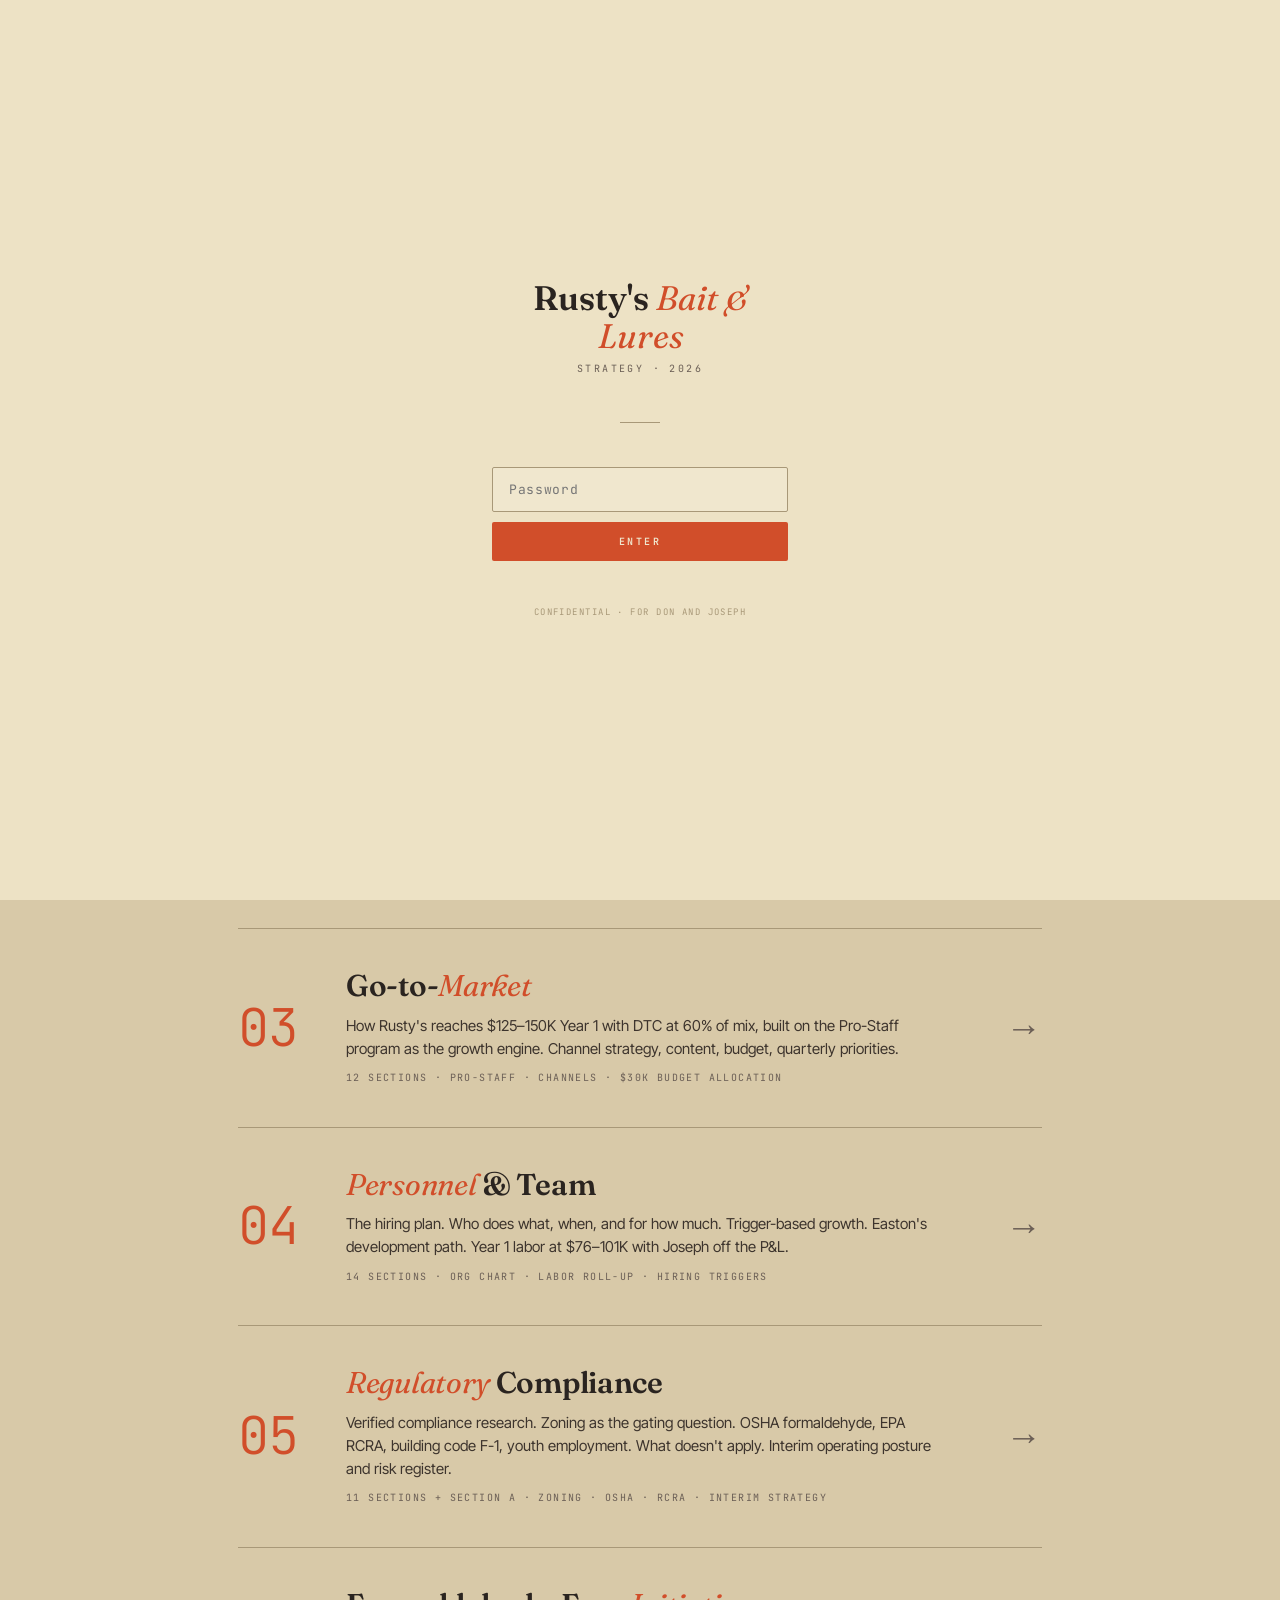
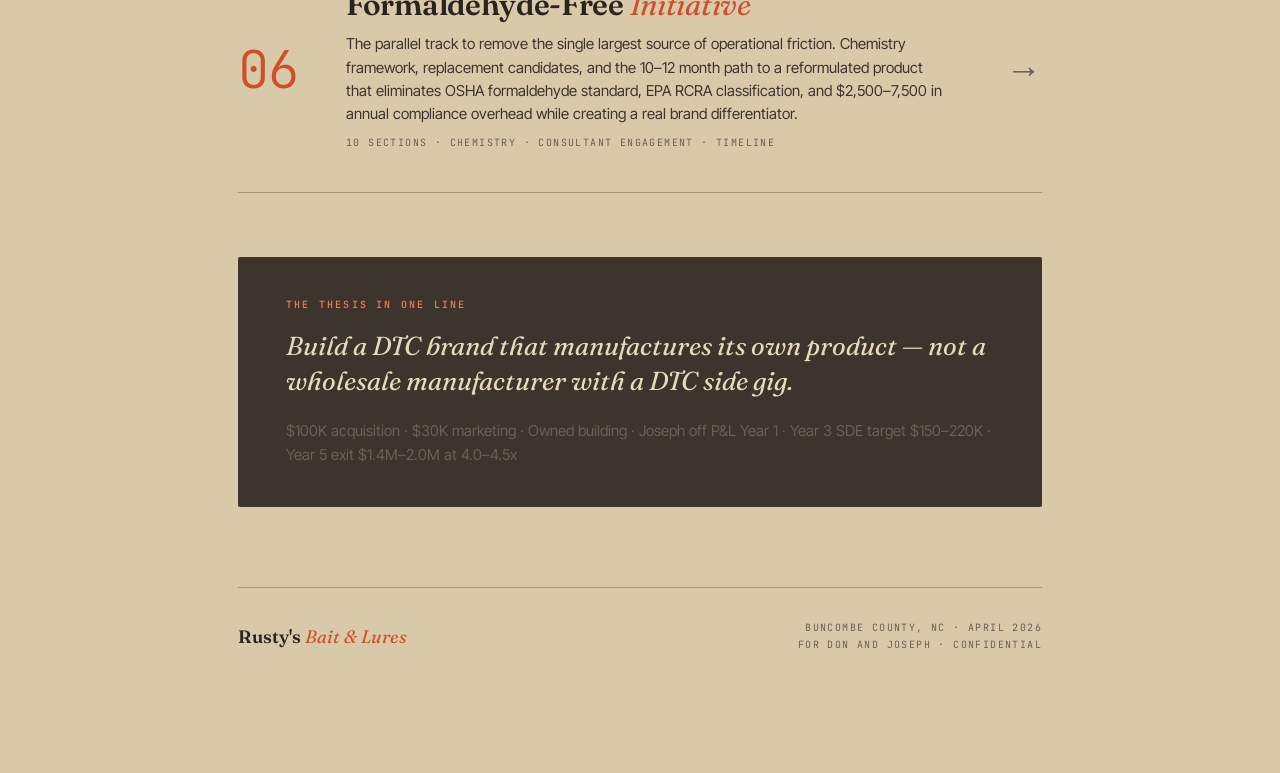
<file: 02-market-and-brand.html>
<!DOCTYPE html>
<html lang="en">
<head>
  <meta charset="UTF-8">
  <script>if(sessionStorage.getItem('rustys_auth')!=='1'){window.location.replace('index.html');}</script>
  <meta name="viewport" content="width=device-width, initial-scale=1.0">
  <title>Market &amp; Brand — Rusty's Bait &amp; Lures</title>
  <link rel="preconnect" href="https://fonts.googleapis.com">
  <link rel="preconnect" href="https://fonts.gstatic.com" crossorigin>
  <link href="https://fonts.googleapis.com/css2?family=Fraunces:ital,opsz,wght@0,9..144,400..700;1,9..144,400..700&family=Inter+Tight:wght@400;500;600;700&family=JetBrains+Mono:wght@400;500;600&display=swap" rel="stylesheet">
  <link rel="stylesheet" href="style.css">
  <style>
    .layout { max-width: 1220px; margin: 0 auto; }
    .viz { padding: 12px 0 4px; }
    .viz svg { overflow: visible; }
    /* Section banding — editorial panel rhythm */
    .section.band-a, .section.section-full.band-a {
      background: var(--kraft-light);
      border: 1px solid var(--kraft-line);
      border-radius: 2px;
      padding: 40px;
      margin-bottom: 24px;
    }
    .section.band-b, .section.section-full.band-b {
      background: var(--paper);
      border: 1px solid var(--kraft-line);
      border-radius: 2px;
      padding: 40px;
      margin-bottom: 24px;
    }
    .section.band-a h2.section-title,
    .section.band-b h2.section-title {
      border-bottom-color: var(--kraft-deep);
    }
    .voice-grid {
      display: grid;
      grid-template-columns: 1fr 1fr;
      gap: 16px;
      margin: 32px 0;
    }
    .voice-card {
      padding: 28px 32px;
      border-radius: 2px;
    }
    .voice-card-light {
      background: var(--kraft-light);
      border: 1px solid var(--kraft-line);
    }
    .voice-card-dark {
      background: var(--charcoal-soft);
      border: 1px solid var(--charcoal);
      color: var(--kraft-pale);
    }
    .voice-card-dark p,
    .voice-card-dark li {
      color: var(--kraft-light);
    }
    .voice-card-dark ul { color: var(--kraft-light); }
    .voice-dark-label {
      font-family: var(--font-mono);
      font-size: 10px;
      letter-spacing: 0.2em;
      text-transform: uppercase;
      color: var(--rust-light);
      font-weight: 600;
      margin-bottom: 12px;
      display: block;
    }
  </style>
</head>
<body>
<div class="layout">

  <aside class="sidebar">
    <a href="index.html" style="text-decoration:none;">
      <div class="brand-mark">Rusty's <em>Bait &amp; Lures</em></div>
      <div class="brand-tag">Strategy · 2026</div>
    </a>

    <div class="nav-section">Documents</div>
    <ul class="nav-list">
      <li><a href="01-business.html"><span class="nav-num">01</span> The Business</a></li>
      <li><a href="02-market-and-brand.html" class="current"><span class="nav-num">02</span> Market &amp; Brand</a></li>
      <li><a href="03-go-to-market.html"><span class="nav-num">03</span> Go-to-Market</a></li>
      <li><a href="04-personnel.html"><span class="nav-num">04</span> Personnel</a></li>
      <li><a href="05-regulatory.html"><span class="nav-num">05</span> Regulatory</a></li>
      <li><a href="06-formaldehyde-free.html"><span class="nav-num">06</span> Formaldehyde-Free</a></li>
    </ul>

    <div class="nav-section">On This Page</div>
    <ul class="nav-toc">
      <li><a href="#market">The Market</a></li>
      <li><a href="#who-we-serve">Who We Serve</a></li>
      <li><a href="#media">Where They Live</a></li>
      <li><a href="#competitive">Competitive Landscape</a></li>
      <li><a href="#philosophy">Brand Philosophy</a></li>
      <li><a href="#brandscript">The BrandScript</a></li>
      <li><a href="#positioning">Positioning</a></li>
      <li><a href="#pillars">Brand Pillars</a></li>
      <li><a href="#bernays">The Bernays Layer</a></li>
      <li><a href="#voice">Voice &amp; Tone</a></li>
      <li><a href="#visual">Visual Identity</a></li>
      <li><a href="#packaging">Packaging</a></li>
      <li><a href="#story">Our Story</a></li>
      <li><a href="#expansion">Category Expansion</a></li>
      <li><a href="#brand-wont-do">What We Won't Do</a></li>
      <li><a href="#success">How We Know</a></li>
    </ul>
  </aside>

  <main class="content">

    <header class="doc-header">
      <div class="doc-eyebrow">Document 02</div>
      <h1 class="doc-title">Market <em>&amp;</em> Brand</h1>
      <p class="doc-subtitle">Who we serve, where they live, and what Rusty's is to them</p>
      <div class="doc-meta">
        <div class="doc-meta-item">
          <span class="doc-meta-label">Prepared for</span>
          <span class="doc-meta-value">Joseph Skinner, President</span>
        </div>
        <div class="doc-meta-item">
          <span class="doc-meta-label">Updated</span>
          <span class="doc-meta-value">April 2026</span>
        </div>
        <div class="doc-meta-item">
          <span class="doc-meta-label">Framework</span>
          <span class="doc-meta-value">StoryBrand + Bernays</span>
        </div>
      </div>
    </header>

    <!-- =====================================================
         SECTION 01 — THE MARKET, GROUND-TRUTHED
         ===================================================== -->
    <section id="market" class="section section-full band-a">
      <span class="section-num">Section 01</span>
      <h2 class="section-title">The Market, Ground-Truthed</h2>

      <div class="stat-row">
        <div class="stat-card">
          <div class="stat-label">US Anglers 2024</div>
          <div class="stat-value">57.9M</div>
          <p class="stat-detail">All-time high since tracking began. 19% of the U.S. population. (RBFF 2025)</p>
        </div>
        <div class="stat-card">
          <div class="stat-label">Freshwater Anglers</div>
          <div class="stat-value">43M+</div>
          <p class="stat-detail">Roughly 2× the combined total of saltwater and fly fishing.</p>
        </div>
        <div class="stat-card">
          <div class="stat-label">US Fishing Goods Market</div>
          <div class="stat-value">~$9B</div>
          <p class="stat-detail">Baits &amp; lures fastest-growing category at 6.7% CAGR. (Grand View Research, 2024)</p>
        </div>
        <div class="stat-card">
          <div class="stat-label">US Prepared Catfish Bait</div>
          <div class="stat-value">$75–150M</div>
          <p class="stat-detail">Directional estimate. No public pure-play number exists. Inferred from retail shelf share.</p>
        </div>
      </div>

      <p>Channel, blue, and flathead are the big three catfish species. Channel cats are the most widely distributed freshwater fish in North America. Farm-raised channel catfish alone is a $400M+ aquaculture industry. Catfish has deep cultural and economic roots across the Mississippi/Missouri/Ohio river basins, TX/OK/KS/AR/MO/TN/KY/AL/MS/GA/SC/NC/VA/MD, and the Chesapeake watershed. This is American catfish country — not a regional story.</p>

      <div class="callout">
        <span class="callout-label">Reality Check</span>
        <p>We're in a niche within a niche. $9B fishing isn't our TAM. The realistic view: 8–12M U.S. anglers target catfish with some regularity. 2–4M are serious. Of those, maybe 1–2M spend $30–150/year on branded prepared bait. Rusty's Year 3 target of $325–400K is 0.3–0.5% of the estimated U.S. prepared catfish bait category. Achievable, not heroic.</p>
        <p>"THE catfish bait company" is a 5–10 year positioning play, not a Year 3 claim. We earn the market share over time.</p>
      </div>

      <!-- FIGURE 01 — TAM FUNNEL -->
      <div class="viz">
        <div class="viz-title">Figure 01</div>
        <div class="viz-subtitle">Total Addressable Market — Audience Funnel</div>
        <svg viewBox="0 0 760 305" xmlns="http://www.w3.org/2000/svg" role="img" aria-label="TAM funnel showing audience narrowing from 57.9M to Rusty's Year 3 target">

          <!-- Row 1: 57.9M All US Anglers — 100% = 450px -->
          <rect x="20" y="24" width="450" height="32" fill="#2a2420"/>
          <text x="478" y="40" font-family="JetBrains Mono, monospace" font-size="11" fill="#2a2420" dominant-baseline="middle">57.9M</text>
          <text x="478" y="52" font-family="JetBrains Mono, monospace" font-size="10" fill="#6b5f56" dominant-baseline="middle">All U.S. Anglers · 100%</text>

          <!-- Row 2: 43M+ Freshwater — 74% = 333px -->
          <rect x="20" y="72" width="333" height="32" fill="#3d342d"/>
          <text x="361" y="88" font-family="JetBrains Mono, monospace" font-size="11" fill="#2a2420" dominant-baseline="middle">43M+</text>
          <text x="361" y="100" font-family="JetBrains Mono, monospace" font-size="10" fill="#6b5f56" dominant-baseline="middle">Freshwater Anglers · 74%</text>

          <!-- Row 3: 8–12M Catfish — 17% = 77px -->
          <rect x="20" y="120" width="77" height="32" fill="#6b5f56"/>
          <text x="105" y="136" font-family="JetBrains Mono, monospace" font-size="11" fill="#2a2420" dominant-baseline="middle">8–12M</text>
          <text x="105" y="148" font-family="JetBrains Mono, monospace" font-size="10" fill="#6b5f56" dominant-baseline="middle">Target Catfish · 17%</text>

          <!-- Row 4: 2–4M Serious — 5% = 23px -->
          <rect x="20" y="168" width="23" height="32" fill="#a63a1e"/>
          <text x="51" y="184" font-family="JetBrains Mono, monospace" font-size="11" fill="#2a2420" dominant-baseline="middle">2–4M</text>
          <text x="51" y="196" font-family="JetBrains Mono, monospace" font-size="10" fill="#6b5f56" dominant-baseline="middle">Serious Anglers · 5%</text>

          <!-- Row 5: 1–2M Branded Bait Buyers — 2.5% = 12px -->
          <rect x="20" y="216" width="12" height="32" fill="#d14e2a"/>
          <text x="40" y="232" font-family="JetBrains Mono, monospace" font-size="11" fill="#2a2420" dominant-baseline="middle">1–2M</text>
          <text x="40" y="244" font-family="JetBrains Mono, monospace" font-size="10" fill="#6b5f56" dominant-baseline="middle">Branded Bait Buyers · 2.5%</text>

          <!-- Row 6: Rusty's Year 3 SOM — ~0.4% = visual 8px -->
          <rect x="20" y="264" width="8" height="26" fill="#d14e2a"/>
          <text x="36" y="277" font-family="JetBrains Mono, monospace" font-size="11" fill="#d14e2a" dominant-baseline="middle" font-weight="600">Rusty's Year 3 SOM</text>
          <text x="36" y="290" font-family="JetBrains Mono, monospace" font-size="10" fill="#6b5f56" dominant-baseline="middle">$325–400K · ~0.3–0.5% of cat bait category</text>

        </svg>
        <div class="viz-caption">Source: RBFF 2025 Special Report, Grand View Research 2024, Market Research Future. Prepared catfish bait category size is directional — no public pure-play number exists. Year 3 SOM at 0.3–0.5% of estimated $75–150M category.</div>
      </div>
    </section>

    <!-- =====================================================
         SECTION 02 — WHO WE SERVE
         ===================================================== -->
    <section id="who-we-serve" class="section section-full band-b">
      <span class="section-num">Section 02</span>
      <h2 class="section-title">Who We Serve</h2>

      <p>Four catfish angler segments from Texas Parks &amp; Wildlife research, cross-referenced with Chesapeake and Midwest creel data. We serve all four with product tiers rather than one-size-fits-all.</p>

      <!-- FIGURE 02 — ANGLER SEGMENTS QUADRANT -->
      <div class="viz">
        <div class="viz-title">Figure 02</div>
        <div class="viz-subtitle">The Four Catfish Angler Segments</div>
        <svg viewBox="0 0 760 530" xmlns="http://www.w3.org/2000/svg">

          <!-- Axis labels -->
          <text x="390" y="22" font-family="JetBrains Mono, monospace" font-size="10" fill="#d14e2a" text-anchor="middle" letter-spacing="2" font-weight="600">↑ SERIOUS</text>
          <text x="390" y="514" font-family="JetBrains Mono, monospace" font-size="10" fill="#6b5f56" text-anchor="middle" letter-spacing="2">↓ CASUAL</text>
          <text x="30" y="280" font-family="JetBrains Mono, monospace" font-size="10" fill="#6b5f56" text-anchor="middle" letter-spacing="2" transform="rotate(-90, 30, 280)">VALUE ←</text>
          <text x="730" y="280" font-family="JetBrains Mono, monospace" font-size="10" fill="#6b5f56" text-anchor="middle" letter-spacing="2" transform="rotate(90, 730, 280)">→ PREMIUM</text>

          <!-- Outer border -->
          <rect x="55" y="35" width="650" height="460" fill="none" stroke="#a89878" stroke-width="1"/>

          <!-- Dividing lines -->
          <line x1="55" y1="265" x2="705" y2="265" stroke="#a89878" stroke-width="1" stroke-dasharray="4,3"/>
          <line x1="380" y1="35" x2="380" y2="495" stroke="#a89878" stroke-width="1" stroke-dasharray="4,3"/>

          <!-- TL: Numbers Anglers (Serious / Value) -->
          <rect x="56" y="36" width="323" height="228" fill="#e6d9bc" opacity="0.6"/>
          <foreignObject x="68" y="48" width="300" height="210">
            <div xmlns="http://www.w3.org/1999/xhtml" style="font-family:'Inter Tight',sans-serif; padding:8px;">
              <div style="font-family:'JetBrains Mono',monospace; font-size:10px; letter-spacing:0.18em; text-transform:uppercase; color:#d14e2a; font-weight:600; margin-bottom:6px;">Numbers Anglers</div>
              <div style="font-family:'Fraunces',serif; font-size:19px; font-weight:600; color:#2a2420; margin-bottom:8px; line-height:1.2;">The Consistent Catcher</div>
              <p style="font-size:13px; color:#3d342d; line-height:1.5; margin:0 0 8px;">Want action, lots of bites, keep smaller fish. Frequent, often family-oriented. Buy bait regularly, moderately brand-loyal once something works.</p>
              <p style="font-size:12px; color:#6b5f56; font-style:italic; margin:0;">Served by: Core Line</p>
            </div>
          </foreignObject>

          <!-- TR: Trophy Anglers (Serious / Premium) -->
          <rect x="381" y="36" width="323" height="228" fill="#ede2c5" opacity="0.5"/>
          <foreignObject x="393" y="48" width="300" height="210">
            <div xmlns="http://www.w3.org/1999/xhtml" style="font-family:'Inter Tight',sans-serif; padding:8px;">
              <div style="font-family:'JetBrains Mono',monospace; font-size:10px; letter-spacing:0.18em; text-transform:uppercase; color:#d14e2a; font-weight:600; margin-bottom:6px;">Size / Trophy Anglers</div>
              <div style="font-family:'Fraunces',serif; font-size:19px; font-weight:600; color:#2a2420; margin-bottom:8px; line-height:1.2;">The Big Fish Hunter</div>
              <p style="font-size:13px; color:#3d342d; line-height:1.5; margin:0 0 8px;">Hunting big blues and flatheads. More catch-and-release. Invest heavily in gear. Use prepared bait for channels and as backup. Premium/authority audience.</p>
              <p style="font-size:12px; color:#6b5f56; font-style:italic; margin:0;">Served by: Pro Series (Year 2+)</p>
            </div>
          </foreignObject>

          <!-- BL: Casual Anglers (Casual / Value) -->
          <rect x="56" y="266" width="323" height="228" fill="#e6d9bc" opacity="0.4"/>
          <foreignObject x="68" y="278" width="300" height="210">
            <div xmlns="http://www.w3.org/1999/xhtml" style="font-family:'Inter Tight',sans-serif; padding:8px;">
              <div style="font-family:'JetBrains Mono',monospace; font-size:10px; letter-spacing:0.18em; text-transform:uppercase; color:#a63a1e; font-weight:600; margin-bottom:6px;">Casual Anglers</div>
              <div style="font-family:'Fraunces',serif; font-size:19px; font-weight:600; color:#2a2420; margin-bottom:8px; line-height:1.2;">The Weekend Angler</div>
              <p style="font-size:13px; color:#3d342d; line-height:1.5; margin:0 0 8px;">Fish for outdoor fun, not picky about species. Buy catfish bait opportunistically. Price-sensitive. Largest segment by headcount.</p>
              <p style="font-size:12px; color:#6b5f56; font-style:italic; margin:0;">Served by: Core Line (entry)</p>
            </div>
          </foreignObject>

          <!-- BR: Harvest Anglers (Casual / Value) -->
          <rect x="381" y="266" width="323" height="228" fill="#e6d9bc" opacity="0.35"/>
          <foreignObject x="393" y="278" width="300" height="210">
            <div xmlns="http://www.w3.org/1999/xhtml" style="font-family:'Inter Tight',sans-serif; padding:8px;">
              <div style="font-family:'JetBrains Mono',monospace; font-size:10px; letter-spacing:0.18em; text-transform:uppercase; color:#a63a1e; font-weight:600; margin-bottom:6px;">Harvest Anglers</div>
              <div style="font-family:'Fraunces',serif; font-size:19px; font-weight:600; color:#2a2420; margin-bottom:8px; line-height:1.2;">The Meat Fisherman</div>
              <p style="font-size:13px; color:#3d342d; line-height:1.5; margin:0 0 8px;">Fish to eat. Channel cats in the 14–17" range. Use whatever works cheapest. Price-driven, volume-driven, Southeast and Midwest concentrated.</p>
              <p style="font-size:12px; color:#6b5f56; font-style:italic; margin:0;">Served by: Core Line</p>
            </div>
          </foreignObject>

        </svg>
        <div class="viz-caption">Source: Texas Parks &amp; Wildlife research, cross-referenced with Chesapeake and Midwest creel data. Quadrant placement is representational, not a precise survey result.</div>
      </div>

      <h3>Demographic Grounding</h3>
      <p>From RBFF 2025, NOAA data, and state creel surveys: 63% male / 37% female overall fishing, with catfish skewing more male (but female share meaningful at ~25–30%). Peak participation ages 35–54, strong second bracket 55–74. Hispanic participation doubled in the last decade (3.3M → 6.6M). Black angler participation at all-time high (5.5M). Catfish specifically has strong Black and Hispanic participation in Southeast and urban waterways. Dedicated prepared-bait buyers skew $40–90K HHI.</p>

      <div class="callout">
        <span class="callout-label">The Churn Reality</span>
        <p>Fishing lost 16.6M anglers in 2024 — a –23% churn rate. Avid participation has slowly declined (37% fished monthly+ a decade ago, 32% today). This means retention is worth more than acquisition. Family and youth content has outsized long-term value — 85% of current anglers fished before age 12. Subscriptions, variety packs, and email flows are the hedge against industry churn.</p>
      </div>
    </section>

    <!-- =====================================================
         SECTION 03 — WHERE THEY LIVE IN MEDIA
         ===================================================== -->
    <section id="media" class="section section-full band-a">
      <span class="section-num">Section 03</span>
      <h2 class="section-title">Where They Live in Media</h2>

      <p>Different from bass anglers. Different from fly fishermen. The catfish community has its own center of gravity. Serious catfish anglers live on YouTube — content library is deep, community is engaged, algorithm rewards niche. Facebook is where they talk to each other. Forums move authority, not volume.</p>

      <!-- FIGURE 03 — CHANNEL PRIORITY MATRIX -->
      <div class="viz">
        <div class="viz-title">Figure 03</div>
        <div class="viz-subtitle">Channel Priority Matrix — Investment vs. Authority Weight</div>
        <svg viewBox="0 0 760 520" xmlns="http://www.w3.org/2000/svg">

          <!-- Axis lines -->
          <line x1="80" y1="460" x2="720" y2="460" stroke="#a89878" stroke-width="1.5"/>
          <line x1="80" y1="40" x2="80" y2="460" stroke="#a89878" stroke-width="1.5"/>

          <!-- Axis labels — x-axis -->
          <text x="80" y="476" font-family="JetBrains Mono, monospace" font-size="10" fill="#6b5f56" text-anchor="start" letter-spacing="1">LOW INVESTMENT</text>
          <text x="720" y="476" font-family="JetBrains Mono, monospace" font-size="10" fill="#6b5f56" text-anchor="end" letter-spacing="1">HIGH INVESTMENT</text>
          <!-- Y-axis labels — pivot = text position so rotation is correct -->
          <text x="30" y="155" font-family="JetBrains Mono, monospace" font-size="10" fill="#d14e2a" text-anchor="middle" letter-spacing="1" transform="rotate(-90, 30, 155)">HIGH AUTHORITY</text>
          <text x="30" y="370" font-family="JetBrains Mono, monospace" font-size="10" fill="#6b5f56" text-anchor="middle" letter-spacing="1" transform="rotate(-90, 30, 370)">LOW AUTHORITY</text>

          <!-- Axis ticks -->
          <line x1="80" y1="460" x2="80" y2="466" stroke="#a89878" stroke-width="1"/>
          <line x1="720" y1="460" x2="720" y2="466" stroke="#a89878" stroke-width="1"/>

          <!-- Bubbles: (cx, cy, r, fill, stroke, label, sublabel) -->

          <!-- YouTube: (0.85, 0.85) plot(80+0.85*640=624, 460-0.85*420=103) r=34 -->
          <circle cx="624" cy="103" r="34" fill="#d14e2a" opacity="0.9"/>
          <text cx="624" cy="103" x="624" y="100" font-family="JetBrains Mono, monospace" font-size="11" fill="#f0e7ce" text-anchor="middle" font-weight="600" dominant-baseline="middle">YouTube</text>
          <text x="624" y="113" font-family="JetBrains Mono, monospace" font-size="9" fill="#f0e7ce" text-anchor="middle">PRIMARY</text>

          <!-- Facebook Groups: (0.60, 0.62) → (464, 200) r=22 -->
          <circle cx="464" cy="200" r="22" fill="#a63a1e" opacity="0.85"/>
          <text x="464" y="236" font-family="JetBrains Mono, monospace" font-size="10" fill="#2a2420" text-anchor="middle">Facebook</text>
          <text x="464" y="248" font-family="JetBrains Mono, monospace" font-size="9" fill="#6b5f56" text-anchor="middle">Groups</text>

          <!-- Forums: (0.28, 0.78) → (259, 132) r=20 teal -->
          <circle cx="259" cy="132" r="20" fill="#3d6670" opacity="0.85"/>
          <text x="259" y="162" font-family="JetBrains Mono, monospace" font-size="10" fill="#2a2420" text-anchor="middle">Forums</text>
          <text x="259" y="174" font-family="JetBrains Mono, monospace" font-size="9" fill="#6b5f56" text-anchor="middle">AUTHORITY</text>

          <!-- Email: (0.68, 0.50) → (515, 250) r=19 rust-deep -->
          <circle cx="515" cy="250" r="19" fill="#a63a1e" opacity="0.75"/>
          <text x="515" y="280" font-family="JetBrains Mono, monospace" font-size="10" fill="#2a2420" text-anchor="middle">Email</text>

          <!-- Tournaments: (0.42, 0.65) → (349, 186) r=18 teal -->
          <circle cx="349" cy="186" r="18" fill="#3d6670" opacity="0.7"/>
          <text x="349" y="216" font-family="JetBrains Mono, monospace" font-size="10" fill="#2a2420" text-anchor="middle">Tournaments</text>

          <!-- Instagram: (0.52, 0.34) → (413, 317) r=13 charcoal-mute -->
          <circle cx="413" cy="317" r="13" fill="#6b5f56" opacity="0.7"/>
          <text x="413" y="342" font-family="JetBrains Mono, monospace" font-size="10" fill="#6b5f56" text-anchor="middle">Instagram</text>

          <!-- Paid Ads: (0.74, 0.24) → (554, 359) r=12 charcoal-mute -->
          <circle cx="554" cy="359" r="12" fill="#6b5f56" opacity="0.6"/>
          <text x="554" y="384" font-family="JetBrains Mono, monospace" font-size="10" fill="#6b5f56" text-anchor="middle">Paid Ads</text>

          <!-- Print Trade: (0.16, 0.48) → (182, 258) r=10 charcoal-mute -->
          <circle cx="182" cy="258" r="10" fill="#6b5f56" opacity="0.55"/>
          <text x="182" y="280" font-family="JetBrains Mono, monospace" font-size="10" fill="#6b5f56" text-anchor="middle">Print</text>
          <text x="182" y="291" font-family="JetBrains Mono, monospace" font-size="9" fill="#6b5f56" text-anchor="middle">Trade</text>

          <!-- TikTok: (0.50, 0.18) → (400, 385) r=10 outlined dashed -->
          <circle cx="400" cy="397" r="10" fill="none" stroke="#6b5f56" stroke-width="1.5" stroke-dasharray="4,3"/>
          <text x="400" y="420" font-family="JetBrains Mono, monospace" font-size="10" fill="#6b5f56" text-anchor="middle">TikTok</text>
          <text x="400" y="432" font-family="JetBrains Mono, monospace" font-size="9" fill="#6b5f56" text-anchor="middle">DEFERRED</text>

          <!-- Legend — clear of x-axis labels above -->
          <circle cx="95" cy="507" r="6" fill="#d14e2a"/>
          <text x="107" y="511" font-family="JetBrains Mono, monospace" font-size="9" fill="#6b5f56">Primary / Acquisition</text>
          <circle cx="248" cy="507" r="6" fill="#3d6670"/>
          <text x="260" y="511" font-family="JetBrains Mono, monospace" font-size="9" fill="#6b5f56">Authority</text>
          <circle cx="320" cy="507" r="6" fill="#6b5f56"/>
          <text x="332" y="511" font-family="JetBrains Mono, monospace" font-size="9" fill="#6b5f56">Supporting</text>
          <circle cx="408" cy="507" r="6" fill="none" stroke="#6b5f56" stroke-dasharray="3,2" stroke-width="1.5"/>
          <text x="420" y="511" font-family="JetBrains Mono, monospace" font-size="9" fill="#6b5f56">Deferred (Month 12+)</text>
          <text x="570" y="511" font-family="JetBrains Mono, monospace" font-size="9" fill="#6b5f56">Bubble = investment weight</text>

        </svg>
        <div class="viz-caption">Bubble size reflects relative investment priority. Rust = primary acquisition channels. Teal = authority-building channels. Outlined/dashed = deferred to Month 12+. Axis placement is representational.</div>
      </div>

      <p>Notable creators in the catfish YouTube space: Catfish Edge (Chad Ferguson, ~69K subs), Catfish and Carp (Outdoor Boys), Tennessee River Monsters (Scott Manning), Hannah Barron, Stalekracker, Catfish Weekly (Lyle Stokes and Tim Lange). Long-form video shows the product works. Search intent ("best stink bait for blue catfish") delivers viewers at peak buying intent.</p>

      <div class="callout">
        <span class="callout-label">Where NOT to Spend Early</span>
        <p>Google Display (low intent for this audience) · Twitter/X (fishing conversation has largely left) · Broad-interest outdoor publications without catfish-specific angles · TikTok-first strategy · Cabela's King Kat level sponsorship before Year 3</p>
      </div>
    </section>

    <!-- =====================================================
         SECTION 04 — THE COMPETITIVE LANDSCAPE
         ===================================================== -->
    <section id="competitive" class="section section-full band-b">
      <span class="section-num">Section 04</span>
      <h2 class="section-title">The Competitive Landscape</h2>

      <p><strong>Mass/value tier:</strong> Triple S (Sure Shot Sam's) — Amazon category leader, known for value more than premium. Magic Bait — broad product line, long heritage, mass distribution. Berkley PowerBait — massive CPG muscle but not catfish-focused.</p>
      <p><strong>Premium tier:</strong> Team Catfish (Doc's Catfish) — positioned as the serious angler's choice. Doc Lange built credibility through content, not advertising. Closest competitor to where Rusty's is headed. Mr. Whiskers (Whisker Seeker Tackle) — $8.95/12oz, premium positioning.</p>

      <!-- FIGURE 04 — COMPETITIVE POSITIONING MAP -->
      <div class="viz">
        <div class="viz-title">Figure 04</div>
        <div class="viz-subtitle">Competitive Positioning — Price vs. Brand Identity</div>
        <svg viewBox="0 0 760 530" xmlns="http://www.w3.org/2000/svg">

          <!-- Quadrant background tints -->
          <rect x="75" y="35" width="310" height="220" fill="#e6d9bc" opacity="0.3"/>
          <rect x="385" y="35" width="345" height="220" fill="#e6d9bc" opacity="0.45"/>
          <rect x="75" y="255" width="310" height="220" fill="#e6d9bc" opacity="0.2"/>
          <rect x="385" y="255" width="345" height="220" fill="#e6d9bc" opacity="0.25"/>

          <!-- Axes -->
          <line x1="75" y1="35" x2="75" y2="475" stroke="#a89878" stroke-width="1.5"/>
          <line x1="75" y1="475" x2="730" y2="475" stroke="#a89878" stroke-width="1.5"/>

          <!-- Midlines (dashed) -->
          <line x1="75" y1="255" x2="730" y2="255" stroke="#a89878" stroke-width="0.75" stroke-dasharray="4,3"/>
          <line x1="403" y1="35" x2="403" y2="475" stroke="#a89878" stroke-width="0.75" stroke-dasharray="4,3"/>

          <!-- Axis labels -->
          <text x="75" y="500" font-family="JetBrains Mono, monospace" font-size="10" fill="#6b5f56" text-anchor="start" letter-spacing="1">← COMMODITY</text>
          <text x="730" y="500" font-family="JetBrains Mono, monospace" font-size="10" fill="#6b5f56" text-anchor="end" letter-spacing="1">IDENTITY BRAND →</text>
          <!-- Y-axis labels — pivot = text position -->
          <text x="28" y="145" font-family="JetBrains Mono, monospace" font-size="10" fill="#d14e2a" text-anchor="middle" letter-spacing="1" transform="rotate(-90, 28, 145)">PREMIUM PRICING ↑</text>
          <text x="28" y="365" font-family="JetBrains Mono, monospace" font-size="10" fill="#6b5f56" text-anchor="middle" letter-spacing="1" transform="rotate(-90, 28, 365)">VALUE PRICING ↓</text>

          <!-- Triple S: lower-left, large charcoal (x_frac=0.14, y_frac=0.22) → (170, 366) r=28 -->
          <circle cx="170" cy="366" r="28" fill="#2a2420" opacity="0.8"/>
          <text x="170" y="363" font-family="JetBrains Mono, monospace" font-size="10" fill="#e6d9bc" text-anchor="middle" dominant-baseline="middle">Triple S</text>
          <text x="170" y="374" font-family="JetBrains Mono, monospace" font-size="8" fill="#c8b792" text-anchor="middle">SHELF KING</text>

          <!-- Magic Bait: lower-mid (0.28, 0.30) → (257, 338) r=17 -->
          <circle cx="257" cy="338" r="17" fill="#6b5f56" opacity="0.75"/>
          <text x="257" y="367" font-family="JetBrains Mono, monospace" font-size="10" fill="#6b5f56" text-anchor="middle">Magic Bait</text>

          <!-- Berkley PowerBait: mid-left (0.20, 0.48) → (206, 262) r=19 -->
          <circle cx="206" cy="262" r="19" fill="#3d342d" opacity="0.7"/>
          <text x="206" y="293" font-family="JetBrains Mono, monospace" font-size="10" fill="#6b5f56" text-anchor="middle">Berkley</text>

          <!-- Team Catfish: upper-right (0.82, 0.82) → (611, 92) r=27 rust-deep -->
          <circle cx="611" cy="92" r="27" fill="#a63a1e" opacity="0.85"/>
          <text x="611" y="89" font-family="JetBrains Mono, monospace" font-size="10" fill="#f0e7ce" text-anchor="middle" dominant-baseline="middle">Team Catfish</text>
          <text x="611" y="100" font-family="JetBrains Mono, monospace" font-size="8" fill="#e6d9bc" text-anchor="middle">DOC LANGE</text>

          <!-- Mr Whiskers: upper-mid (0.55, 0.72) → (434, 132) r=12 -->
          <circle cx="434" cy="132" r="12" fill="#6b5f56" opacity="0.7"/>
          <text x="434" y="155" font-family="JetBrains Mono, monospace" font-size="10" fill="#6b5f56" text-anchor="middle">Mr. Whiskers</text>

          <!-- CJ's: upper-mid (0.65, 0.68) → (499, 149) r=11 -->
          <circle cx="499" cy="149" r="11" fill="#6b5f56" opacity="0.65"/>
          <text x="499" y="172" font-family="JetBrains Mono, monospace" font-size="10" fill="#6b5f56" text-anchor="middle">CJ's</text>

          <!-- Rusty's: LARGEST, rust, black border (0.70, 0.54) → (530, 222) r=38 -->
          <circle cx="530" cy="222" r="38" fill="#d14e2a" opacity="0.92" stroke="#2a2420" stroke-width="2"/>
          <text x="530" y="219" font-family="Fraunces, serif" font-size="13" fill="#f0e7ce" text-anchor="middle" font-weight="600" dominant-baseline="middle">Rusty's</text>
          <text x="530" y="232" font-family="JetBrains Mono, monospace" font-size="8" fill="#f0e7ce" text-anchor="middle">THE GAP</text>

          <!-- Dashed arrow pointing to open space -->
          <path d="M 575 195 L 620 155" stroke="#d14e2a" stroke-width="1.5" stroke-dasharray="5,3" fill="none" marker-end="url(#arrowhead)"/>
          <defs>
            <marker id="arrowhead" markerWidth="6" markerHeight="4" refX="3" refY="2" orient="auto">
              <polygon points="0 0, 6 2, 0 4" fill="#d14e2a"/>
            </marker>
          </defs>
          <text x="630" y="148" font-family="Fraunces, serif" font-size="12" fill="#a63a1e" font-style="italic">open lane</text>

        </svg>
        <div class="viz-caption">Bubble size reflects approximate market presence/distribution reach. Rusty's position is strategic target, not current state. Axis placement is representational.</div>
      </div>

      <div class="pullquote">Team Catfish tells you it works. Rusty's tells you what kind of angler uses it. Nobody in catfish bait has done identity and community the way Yeti did for coolers or Duck Camp did for apparel.</div>
    </section>

    <div class="ornament"><span class="ornament-mark">✦ ✦ ✦</span></div>

    <!-- =====================================================
         SECTION 05 — BRAND OPERATING PHILOSOPHY
         ===================================================== -->
    <section id="philosophy" class="section section-full band-a">
      <span class="section-num">Section 05</span>
      <h2 class="section-title">Brand Operating Philosophy</h2>

      <p>Two frameworks, working together.</p>

      <p><strong>StoryBrand (Donald Miller) gives us structure.</strong> Customer is the hero. Rusty's is the guide. Every piece of communication answers: who's the hero, what's the problem, how do we help, what's the plan, what happens if they act, what happens if they don't. Clarity over cleverness. If the customer can't locate themselves in the story, we've already lost.</p>

      <p><strong>Bernays gives us depth.</strong> People don't buy products. They buy what products let them become. A jar of Rusty's in the boat isn't bait — it's a signal to the other guys at the ramp about what kind of angler you are. Our job is to engineer the context so the right voices say the right things in the right settings, and the symbolic meaning travels.</p>

      <div class="callout">
        <span class="callout-label">The Framework Logic</span>
        <p>Miller without Bernays reads flat. Bernays without Miller drifts into manipulation. Together: structure plus meaning. The BrandScript gives us the skeleton. The Bernays layer gives it weight.</p>
      </div>
    </section>

    <!-- =====================================================
         SECTION 06 — THE BRANDSCRIPT
         ===================================================== -->
    <section id="brandscript" class="section section-full band-b">
      <span class="section-num">Section 06</span>
      <h2 class="section-title">The BrandScript</h2>

      <!-- FIGURE 05 — STORYBRAND FRAMEWORK -->
      <div class="viz">
        <div class="viz-title">Figure 05</div>
        <div class="viz-subtitle">StoryBrand Framework — Applied to Rusty's</div>
        <svg viewBox="0 0 760 600" xmlns="http://www.w3.org/2000/svg">

          <!-- 01 HERO -->
          <rect x="250" y="20" width="260" height="64" rx="2" fill="#d14e2a"/>
          <text x="380" y="41" font-family="JetBrains Mono, monospace" font-size="10" fill="#f0e7ce" text-anchor="middle" letter-spacing="2" font-weight="600">01 · HERO</text>
          <text x="380" y="60" font-family="Fraunces, serif" font-size="15" fill="#f0e7ce" text-anchor="middle" font-weight="600">The Catfish Angler</text>

          <!-- Arrow down -->
          <line x1="380" y1="84" x2="380" y2="108" stroke="#a89878" stroke-width="1.5"/>
          <polygon points="375,106 385,106 380,114" fill="#a89878"/>

          <!-- 02 PROBLEM outer box -->
          <rect x="110" y="118" width="540" height="136" rx="2" fill="#3d342d"/>
          <text x="380" y="140" font-family="JetBrains Mono, monospace" font-size="10" fill="#c8b792" text-anchor="middle" letter-spacing="2" font-weight="600">02 · PROBLEM</text>

          <!-- Three problem sub-boxes -->
          <rect x="122" y="150" width="163" height="90" rx="2" fill="#2a2420"/>
          <text x="203" y="170" font-family="JetBrains Mono, monospace" font-size="9" fill="#a89878" text-anchor="middle" letter-spacing="1">EXTERNAL</text>
          <foreignObject x="127" y="178" width="153" height="60">
            <div xmlns="http://www.w3.org/1999/xhtml" style="font-family:'Inter Tight',sans-serif; font-size:11px; color:#c8b792; line-height:1.4; text-align:center; padding:0 4px;">Inconsistent bait. Formulations that change. You never know what you're getting.</div>
          </foreignObject>

          <rect x="293" y="150" width="163" height="90" rx="2" fill="#2a2420"/>
          <text x="374" y="170" font-family="JetBrains Mono, monospace" font-size="9" fill="#a89878" text-anchor="middle" letter-spacing="1">INTERNAL</text>
          <foreignObject x="298" y="178" width="153" height="60">
            <div xmlns="http://www.w3.org/1999/xhtml" style="font-family:'Inter Tight',sans-serif; font-size:11px; color:#c8b792; line-height:1.4; text-align:center; padding:0 4px;">Frustration. Wasted trips. The quiet worry that you're the reason you're not catching.</div>
          </foreignObject>

          <rect x="464" y="150" width="163" height="90" rx="2" fill="#2a2420"/>
          <text x="545" y="170" font-family="JetBrains Mono, monospace" font-size="9" fill="#a89878" text-anchor="middle" letter-spacing="1">PHILOSOPHICAL</text>
          <foreignObject x="469" y="178" width="153" height="60">
            <div xmlns="http://www.w3.org/1999/xhtml" style="font-family:'Inter Tight',sans-serif; font-size:11px; color:#c8b792; line-height:1.4; text-align:center; padding:0 4px;">Catfishing is heritage. When the bait fails, the trip fails. Something bigger gets lost.</div>
          </foreignObject>

          <!-- Arrow down -->
          <line x1="380" y1="254" x2="380" y2="278" stroke="#a89878" stroke-width="1.5"/>
          <polygon points="375,276 385,276 380,284" fill="#a89878"/>

          <!-- 03 GUIDE -->
          <rect x="250" y="288" width="260" height="64" rx="2" fill="#a63a1e"/>
          <text x="380" y="309" font-family="JetBrains Mono, monospace" font-size="10" fill="#f0e7ce" text-anchor="middle" letter-spacing="2" font-weight="600">03 · GUIDE</text>
          <text x="380" y="332" font-family="Fraunces, serif" font-size="15" fill="#f0e7ce" text-anchor="middle" font-weight="600">Rusty's — Empathy + Authority</text>

          <!-- Arrow down -->
          <line x1="380" y1="352" x2="380" y2="374" stroke="#a89878" stroke-width="1.5"/>
          <polygon points="375,372 385,372 380,380" fill="#a89878"/>

          <!-- 04 PLAN -->
          <rect x="110" y="384" width="540" height="64" rx="2" fill="#2a2420"/>
          <text x="380" y="403" font-family="JetBrains Mono, monospace" font-size="10" fill="#c8b792" text-anchor="middle" letter-spacing="2" font-weight="600">04 · THE PLAN</text>
          <text x="210" y="428" font-family="Fraunces, serif" font-size="13" fill="#e6d9bc" text-anchor="middle">1. Pick the right bait</text>
          <text x="380" y="428" font-family="Fraunces, serif" font-size="13" fill="#e6d9bc" text-anchor="middle">2. Rig it, put it there</text>
          <text x="560" y="428" font-family="Fraunces, serif" font-size="13" fill="#e6d9bc" text-anchor="middle">3. Catch more. Stay longer.</text>
          <line x1="290" y1="410" x2="290" y2="445" stroke="#6b5f56" stroke-width="0.75"/>
          <line x1="470" y1="410" x2="470" y2="445" stroke="#6b5f56" stroke-width="0.75"/>

          <!-- Arrows down to bottom row -->
          <line x1="185" y1="448" x2="185" y2="470" stroke="#a89878" stroke-width="1.5"/>
          <polygon points="180,468 190,468 185,476" fill="#a89878"/>
          <line x1="380" y1="448" x2="380" y2="470" stroke="#a89878" stroke-width="1.5"/>
          <polygon points="375,468 385,468 380,476" fill="#a89878"/>
          <line x1="575" y1="448" x2="575" y2="470" stroke="#a89878" stroke-width="1.5"/>
          <polygon points="570,468 580,468 575,476" fill="#a89878"/>

          <!-- 05 CTA -->
          <rect x="85" y="478" width="190" height="84" rx="2" fill="#3d6670"/>
          <text x="180" y="499" font-family="JetBrains Mono, monospace" font-size="10" fill="#c8b792" text-anchor="middle" letter-spacing="1.5" font-weight="600">05 · CALL TO ACTION</text>
          <text x="180" y="522" font-family="Fraunces, serif" font-size="12" fill="#e6d9bc" text-anchor="middle">Shop core lineup.</text>
          <text x="180" y="538" font-family="Fraunces, serif" font-size="12" fill="#e6d9bc" text-anchor="middle">Subscribe &amp; save.</text>
          <text x="180" y="554" font-family="Fraunces, serif" font-size="12" fill="#e6d9bc" text-anchor="middle">Download free guide.</text>

          <!-- 06 FAILURE -->
          <rect x="285" y="478" width="190" height="84" rx="2" fill="#6b5f56"/>
          <text x="380" y="499" font-family="JetBrains Mono, monospace" font-size="10" fill="#c8b792" text-anchor="middle" letter-spacing="1.5" font-weight="600">06 · FAILURE</text>
          <text x="380" y="522" font-family="Fraunces, serif" font-size="12" fill="#e6d9bc" text-anchor="middle">Wasted seasons.</text>
          <text x="380" y="538" font-family="Fraunces, serif" font-size="12" fill="#e6d9bc" text-anchor="middle">Trips that stop being</text>
          <text x="380" y="554" font-family="Fraunces, serif" font-size="12" fill="#e6d9bc" text-anchor="middle">worth going on.</text>

          <!-- 07 SUCCESS -->
          <rect x="485" y="478" width="190" height="84" rx="2" fill="#d14e2a"/>
          <text x="580" y="499" font-family="JetBrains Mono, monospace" font-size="10" fill="#f0e7ce" text-anchor="middle" letter-spacing="1.5" font-weight="600">07 · SUCCESS</text>
          <text x="580" y="522" font-family="Fraunces, serif" font-size="12" fill="#f0e7ce" text-anchor="middle">Fish in the cooler.</text>
          <text x="580" y="538" font-family="Fraunces, serif" font-size="12" fill="#f0e7ce" text-anchor="middle">Confidence at the ramp.</text>
          <text x="580" y="554" font-family="Fraunces, serif" font-size="12" fill="#f0e7ce" text-anchor="middle">Stories worth telling.</text>

        </svg>
        <div class="viz-caption">Miller StoryBrand framework applied to Rusty's brand narrative. The plan (Step 4) becomes the structure for the website "How It Works" section, packaging, and content strategy.</div>
      </div>

      <h3>The Character — Hero</h3>
      <p>The catfish angler. Weekend enthusiast to tournament serious. Across American catfish country. 35–65 primarily. What they want: more fish in the cooler, more confidence in what they're putting on the hook. A clean answer to the question every catfish angler asks at 4 AM on the bank: "Am I using the right bait?"</p>

      <h3>The Guide</h3>
      <p>Rusty's is not the hero. Rusty's is the guide who makes the hero successful. <strong>Empathy:</strong> We know what it's like to drive two hours to the water and wonder if your bait is the reason. We fish too. <strong>Authority:</strong> Rusty's formulations have been producing fish for decades. The recipes are proven. The product is made the same way every time.</p>

      <h3>The Call to Action</h3>
      <p><strong>Direct:</strong> Shop the core lineup. Subscribe and save. Order the variety pack. <strong>Transitional:</strong> Download the free Rusty's Guide to Catfish Bait — a short PDF that helps anglers choose the right bait for their water, regardless of brand. Email in, value out, trust built.</p>
    </section>

    <!-- =====================================================
         SECTION 07 — POSITIONING
         ===================================================== -->
    <section id="positioning" class="section section-full band-a">
      <span class="section-num">Section 07</span>
      <h2 class="section-title">Positioning</h2>

      <div class="pullquote">Rusty's makes prepared catfish bait for anglers who'd rather be fishing than experimenting. Proven formulations, made the same way every time, built for the guys who actually show up to the water.</div>

      <div class="callout">
        <span class="callout-label">Internal Strategy Compass</span>
        <p>For catfish anglers who've been let down by inconsistent bait and corporate brands that don't fish, Rusty's is the guide that delivers proven formulations backed by real anglers and real results — unlike Triple S (cheap shelf filler) or Team Catfish (premium but remote), Rusty's builds authority through the community it serves, not by talking down to it.</p>
      </div>
    </section>

    <!-- =====================================================
         SECTION 08 — BRAND PILLARS
         ===================================================== -->
    <section id="pillars" class="section section-full band-b">
      <span class="section-num">Section 08</span>
      <h2 class="section-title">Brand Pillars</h2>

      <p>Four non-negotiables. Every decision runs through these.</p>

      <div class="stat-row">
        <div class="stat-card">
          <div class="stat-label">Pillar 01</div>
          <div class="stat-value" style="font-size:22px; line-height:1.2;">Proven, not promised.</div>
          <p class="stat-detail">Every formulation earned its place through fish in the cooler. We show the work. We publish catches. We don't overclaim.</p>
        </div>
        <div class="stat-card">
          <div class="stat-label">Pillar 02</div>
          <div class="stat-value" style="font-size:22px; line-height:1.2;">Angler-first, not angler-facing.</div>
          <p class="stat-detail">Brands that fish vs. brands that sell to fishermen. Everything is built by, tested by, and shaped by actual catfish anglers.</p>
        </div>
        <div class="stat-card">
          <div class="stat-label">Pillar 03</div>
          <div class="stat-value" style="font-size:22px; line-height:1.2;">Made to work, not to move units.</div>
          <p class="stat-detail">We don't reformulate to hit a price point. We don't water things down when costs go up. Consistency is the product.</p>
        </div>
        <div class="stat-card">
          <div class="stat-label">Pillar 04</div>
          <div class="stat-value" style="font-size:22px; line-height:1.2;">The community is the brand.</div>
          <p class="stat-detail">Customer catches are the primary content. Pro-staff are the face. Forums and groups are where the brand actually lives.</p>
        </div>
      </div>
    </section>

    <!-- =====================================================
         SECTION 09 — THE BERNAYS LAYER
         ===================================================== -->
    <section id="bernays" class="section section-full band-a">
      <span class="section-num">Section 09</span>
      <h2 class="section-title">The Bernays Layer — Symbolic Meaning</h2>

      <p>What does Rusty's stand for beyond the product? What are customers buying when they buy it?</p>
      <p><strong>They're buying membership in a specific kind of angler identity.</strong> Not the guy at Walmart grabbing whatever's on sale. Not the corporate tournament pro with logos head-to-toe. The guy who's been at this long enough to know what works. The guy whose buddies ask what he's using. The guy who shows up early, stays late, and has a jar of Rusty's in the cooler because he's done experimenting.</p>

      <div class="pullquote">The jar in the boat is the signal. Yeti didn't sell coolers. They sold the identity of the guy who buys a real cooler. Duck Camp doesn't sell shirts. They sell the identity of a certain kind of outdoorsman. Rusty's sells the identity of the catfish angler who's figured it out.</div>

      <h3>Who Needs to Hold the Jar</h3>
      <p>Pro-staff on their YouTube videos. Tournament winners in their weigh-in photos. Respected voices in catfish forums mentioning it in replies. Guides using it with their clients. Regular customers posting their catches with the jar in frame. This is the engineered context — not advertising. Positioning the product where the audience already trusts the messenger.</p>

      <div class="callout">
        <span class="callout-label">What Rusty's Never Is</span>
        <p>Celebrity-endorsed by people who don't fish · Shouty or hype-driven · Positioned around scarcity games or hypebeast mechanics · Self-referential (we don't talk about ourselves — we talk about anglers)</p>
      </div>
    </section>

    <!-- =====================================================
         SECTION 10 — VOICE AND TONE
         ===================================================== -->
    <section id="voice" class="section section-full band-b">
      <span class="section-num">Section 10</span>
      <h2 class="section-title">Voice &amp; Tone</h2>

      <div class="voice-grid">
        <div class="voice-card voice-card-light">
          <span class="callout-label">How It Sounds</span>
          <ul style="margin:0; padding-left:18px; font-size:15px; line-height:1.7; color:var(--charcoal-soft);">
            <li>Competent professional having a conversation. Not a pitchman.</li>
            <li>Confident without being arrogant. Knowledgeable without condescending.</li>
            <li>Direct. No filler. No corporate hedge words.</li>
            <li>Warm when warranted. Serious when the topic calls for it.</li>
            <li>Uses contractions. Varies sentence length.</li>
            <li>Writes how an actual catfish angler actually talks.</li>
          </ul>
          <p style="font-size:13px; color:var(--charcoal-mute); margin:16px 0 0; font-style:italic;">More like a guy at the tackle shop who actually knows the answer than either a pitchman or a best friend.</p>
        </div>
        <div class="voice-card voice-card-dark">
          <span class="voice-dark-label">How It Never Sounds</span>
          <ul style="margin:0; padding-left:18px; font-size:15px; line-height:1.7;">
            <li>Corporate ("leveraging our proprietary formulation technology")</li>
            <li>Marketing-speak ("unlock the power of")</li>
            <li>Condescending ("did you know...")</li>
            <li>Performatively folksy ("howdy there, partner")</li>
            <li>Hype-driven (exclamation points, all caps, emoji abuse)</li>
            <li>Self-congratulatory</li>
          </ul>
          <p style="font-size:13px; color:var(--charcoal-mute); margin:16px 0 0; font-style:italic; color:#a89878;">Gut check: would a guy who's been catfishing for 30 years roll his eyes? If yes, rewrite it.</p>
        </div>
      </div>
    </section>

    <div class="ornament"><span class="ornament-mark">✦ ✦ ✦</span></div>

    <!-- =====================================================
         SECTION 11 — VISUAL IDENTITY DIRECTION
         ===================================================== -->
    <section id="visual" class="section section-full band-a">
      <span class="section-num">Section 11</span>
      <h2 class="section-title">Visual Identity Direction</h2>

      <p>Design decisions get made in Month 3–4 with the designer. This sets the brief. <strong>Feel:</strong> Heritage but not dated. Rugged but not cartoonish. Professional but not corporate. Catfish-specific, not generic outdoor. <strong>Colors:</strong> Earth tones and water tones. Browns, tans, muted greens, deep blues, teals. No neon. A defensible, recognizable color story that reads on a shelf and on a phone. <strong>Photography:</strong> Real anglers. Real catches. Real water. Morning light, evening light, the actual weathered hands of guys who fish. No stock.</p>

      <!-- FIGURE 06 — BRAND REFERENCE POINTS -->
      <div class="viz">
        <div class="viz-title">Figure 06</div>
        <div class="viz-subtitle">Brand Reference Points — In-Lane vs. Not-In-Lane</div>
        <svg viewBox="0 0 760 370" xmlns="http://www.w3.org/2000/svg">

          <!-- LEFT PANEL — We're Close To -->
          <rect x="10" y="10" width="360" height="350" rx="2" fill="#e6d9bc"/>
          <rect x="10" y="10" width="360" height="3" fill="#d14e2a"/>
          <text x="30" y="40" font-family="JetBrains Mono, monospace" font-size="10" fill="#d14e2a" letter-spacing="2" font-weight="600">WE'RE CLOSE TO</text>

          <!-- Duck Camp -->
          <text x="30" y="72" font-family="Fraunces, serif" font-size="17" fill="#2a2420" font-weight="600">Duck Camp</text>
          <text x="30" y="90" font-family="Inter Tight, sans-serif" font-size="13" fill="#6b5f56">Heritage, authentic, aspirational without being exclusionary.</text>

          <!-- Filson -->
          <line x1="30" y1="106" x2="350" y2="106" stroke="#c8b792" stroke-width="0.75"/>
          <text x="30" y="128" font-family="Fraunces, serif" font-size="17" fill="#2a2420" font-weight="600">Filson</text>
          <text x="30" y="146" font-family="Inter Tight, sans-serif" font-size="13" fill="#6b5f56">Heritage craftsmanship. Product-first. Earns trust through longevity.</text>

          <!-- Tecovas -->
          <line x1="30" y1="162" x2="350" y2="162" stroke="#c8b792" stroke-width="0.75"/>
          <text x="30" y="184" font-family="Fraunces, serif" font-size="17" fill="#2a2420" font-weight="600">Tecovas</text>
          <text x="30" y="202" font-family="Inter Tight, sans-serif" font-size="13" fill="#6b5f56">Modern execution of a traditional category. DTC native, brand-first.</text>

          <!-- Liquid Death -->
          <line x1="30" y1="218" x2="350" y2="218" stroke="#c8b792" stroke-width="0.75"/>
          <text x="30" y="240" font-family="Fraunces, serif" font-size="17" fill="#2a2420" font-weight="600">Liquid Death</text>
          <foreignObject x="30" y="248" width="320" height="50">
            <div xmlns="http://www.w3.org/1999/xhtml" style="font-family:'Inter Tight',sans-serif; font-size:13px; color:#6b5f56; line-height:1.5;">Brand-as-product identity — without the irony. We take catfish seriously.</div>
          </foreignObject>

          <!-- RIGHT PANEL — We're Not -->
          <rect x="390" y="10" width="360" height="350" rx="2" fill="#3d342d"/>
          <rect x="390" y="10" width="360" height="3" fill="#d14e2a"/>
          <text x="410" y="40" font-family="JetBrains Mono, monospace" font-size="10" fill="#e87858" letter-spacing="2" font-weight="600">WE'RE NOT</text>

          <!-- Bass Tournament -->
          <text x="410" y="72" font-family="Fraunces, serif" font-size="17" fill="#e6d9bc" font-weight="600">Bass Tournament Polish</text>
          <text x="410" y="90" font-family="Inter Tight, sans-serif" font-size="13" fill="#a89878">Logo overload. Corporate veneer. Wrong culture.</text>

          <!-- REI/Patagonia -->
          <line x1="410" y1="106" x2="730" y2="106" stroke="#6b5f56" stroke-width="0.75"/>
          <text x="410" y="128" font-family="Fraunces, serif" font-size="17" fill="#e6d9bc" font-weight="600">REI / Patagonia</text>
          <text x="410" y="146" font-family="Inter Tight, sans-serif" font-size="13" fill="#a89878">Sophisticated outdoors. Wrong demographic, wrong register.</text>

          <!-- Cabela's Catalog -->
          <line x1="410" y1="162" x2="730" y2="162" stroke="#6b5f56" stroke-width="0.75"/>
          <text x="410" y="184" font-family="Fraunces, serif" font-size="17" fill="#e6d9bc" font-weight="600">Cabela's Catalog</text>
          <text x="410" y="202" font-family="Inter Tight, sans-serif" font-size="13" fill="#a89878">Dated, lifestyle-heavy, corporate retail. Not what we're after.</text>

          <!-- Yeti -->
          <line x1="410" y1="218" x2="730" y2="218" stroke="#6b5f56" stroke-width="0.75"/>
          <text x="410" y="240" font-family="Fraunces, serif" font-size="17" fill="#e6d9bc" font-weight="600">Yeti</text>
          <foreignObject x="410" y="248" width="320" height="50">
            <div xmlns="http://www.w3.org/1999/xhtml" style="font-family:'Inter Tight',sans-serif; font-size:13px; color:#a89878; line-height:1.5;">Too slick, too polished for catfish culture. We're grittier and more specific.</div>
          </foreignObject>

        </svg>
        <div class="viz-caption">Reference points are directional for the visual brief. Not a positioning chart — these describe aesthetic and cultural register, not market positioning.</div>
      </div>
    </section>

    <!-- =====================================================
         SECTION 12 — PACKAGING PRINCIPLES
         ===================================================== -->
    <section id="packaging" class="section section-full band-b">
      <span class="section-num">Section 12</span>
      <h2 class="section-title">Packaging Principles</h2>

      <p>Packaging is media. It sits on the bank, in the boat, in the photos.</p>

      <h3>Wholesale Packaging</h3>
      <p>Shelf-stable, professional, catches the eye from three feet away. Clear species callout (channel, blue, flathead). Net weight, product name, key benefit front and center. Usage instructions and ingredients on back. Made in USA. Designed to be read in a bait shop, not a boutique.</p>

      <h3>DTC Packaging</h3>
      <p>Same core product packaging, shipped in a branded outer box. Unboxing: branded tissue, sticker pack, simple thank-you card written in Rusty's voice. Not a luxury unboxing — a thoughtful one. Would a catfish angler actually use what comes in the box? If yes, include it. If no, cut it.</p>

      <div class="callout">
        <span class="callout-label">What Packaging Must Do</span>
        <p>1. Look right in a photo (Instagram, tournament weigh-in, customer posts) · 2. Look right on a shelf next to Triple S and Team Catfish · 3. Survive a wet boat, a hot truck bed, a muddy bank · 4. Explain itself to a new user without making veterans feel talked down to</p>
      </div>
    </section>

    <!-- =====================================================
         SECTION 13 — OUR STORY
         ===================================================== -->
    <section id="story" class="section section-full band-a">
      <span class="section-num">Section 13</span>
      <h2 class="section-title">Our Story</h2>

      <p>Short narrative for the website, press kit, pro-staff onboarding, and retail conversations. Customer-as-hero frame throughout.</p>

      <div class="pullquote">Catfish anglers have been getting taken advantage of for a long time. Brands that don't fish. Formulations that change when the accountants get involved. Premium prices for bait that works when it feels like it. We're tired of it. So we're building something different. Rusty's formulations have been producing fish for decades — the same way, every time, because the recipe is the recipe. We're not the cheapest option. We're the one that works.</div>

      <div class="callout">
        <span class="callout-label">Copywriting Note</span>
        <p>This deliberately avoids founding-date claims or "40-year heritage" language we can't yet substantiate. Works on what's actually true: the formulations are proven, they're consistent, and the brand is being built in service of anglers. When DD confirms actual founding history, we can sharpen the timeline.</p>
      </div>
    </section>

    <div class="ornament"><span class="ornament-mark">✦ ✦ ✦</span></div>

    <!-- =====================================================
         SECTION 14 — CATEGORY EXPANSION MAP
         ===================================================== -->
    <section id="expansion" class="section section-full band-b">
      <span class="section-num">Section 14</span>
      <h2 class="section-title">Category Expansion Map</h2>

      <p>Catfish first, full stop. Exit value is highest for a focused brand — "the catfish bait company" commands a bigger multiple than "a small outdoor brand that does catfish plus a bunch of other things." Expansions reinforce catfish authority; they don't dilute it.</p>

      <!-- FIGURE 07 — CATEGORY EXPANSION TIERS -->
      <div class="viz">
        <div class="viz-title">Figure 07</div>
        <div class="viz-subtitle">Category Expansion — Proximity to Core Customer</div>
        <svg viewBox="0 0 760 355" xmlns="http://www.w3.org/2000/svg">

          <!-- Tier 01: Widest, rust. x=20, width=720 -->
          <rect x="20" y="20" width="720" height="44" rx="2" fill="#d14e2a"/>
          <text x="36" y="36" font-family="JetBrains Mono, monospace" font-size="10" fill="#f0e7ce" letter-spacing="1.5" font-weight="600">TIER 01 · SAME CUSTOMER, ADJACENT NEED</text>
          <text x="36" y="53" font-family="Inter Tight, sans-serif" font-size="12" fill="#f0e7ce">Catfish tackle &amp; terminal gear · Apparel &amp; merch · Accessories · Live bait preservation</text>

          <!-- Tier 02: rust-deep. x=40, width=680 -->
          <rect x="40" y="76" width="680" height="44" rx="2" fill="#a63a1e"/>
          <text x="56" y="92" font-family="JetBrains Mono, monospace" font-size="10" fill="#f0e7ce" letter-spacing="1.5" font-weight="600">TIER 02 · ADJACENT SPECIES, SIMILAR TECHNIQUE</text>
          <text x="56" y="109" font-family="Inter Tight, sans-serif" font-size="13" fill="#f0e7ce">Carp bait · Bullhead / sucker bait</text>

          <!-- Tier 03: charcoal. x=80, width=600 -->
          <rect x="80" y="132" width="600" height="44" rx="2" fill="#3d342d"/>
          <text x="96" y="148" font-family="JetBrains Mono, monospace" font-size="10" fill="#c8b792" letter-spacing="1.5" font-weight="600">TIER 03 · ADJACENT SPECIES, DIFFERENT TECHNIQUE</text>
          <text x="96" y="165" font-family="Inter Tight, sans-serif" font-size="13" fill="#a89878">Crappie / panfish prepared bait · Bass attractants (large TAM, high competition)</text>

          <!-- Tier 04: charcoal-mute. x=120, width=520 -->
          <rect x="120" y="188" width="520" height="44" rx="2" fill="#6b5f56"/>
          <text x="136" y="204" font-family="JetBrains Mono, monospace" font-size="10" fill="#e6d9bc" letter-spacing="1.5" font-weight="600">TIER 04 · CATEGORY EXTENSION BEYOND BAIT</text>
          <text x="136" y="221" font-family="Inter Tight, sans-serif" font-size="13" fill="#e6d9bc">Rusty's as outdoor heritage brand — apparel, drinkware, gear. Long-term only.</text>

          <!-- Tier 05: outlined dashed, narrowest. x=180, width=400 -->
          <rect x="180" y="244" width="400" height="44" rx="2" fill="none" stroke="#a89878" stroke-width="1.5" stroke-dasharray="6,4"/>
          <text x="196" y="260" font-family="JetBrains Mono, monospace" font-size="10" fill="#a89878" letter-spacing="1.5" font-weight="600">TIER 05 · DO NOT GO HERE</text>
          <text x="196" y="277" font-family="Inter Tight, sans-serif" font-size="13" fill="#a89878">Saltwater · Fly fishing · Ice fishing</text>

          <!-- Caption annotations -->
          <text x="380" y="320" font-family="JetBrains Mono, monospace" font-size="10" fill="#6b5f56" text-anchor="middle" letter-spacing="1">← BAR WIDTH = PROXIMITY TO CATFISH CUSTOMER →</text>
          <text x="380" y="338" font-family="JetBrains Mono, monospace" font-size="10" fill="#6b5f56" text-anchor="middle">Tier 01 = start here · Tier 05 = never</text>

        </svg>
        <div class="viz-caption">Tier width represents adjacency to the core catfish customer — wider = closer. The goal: earn each tier before moving to the next. A focused brand commands a higher exit multiple than a diffuse one.</div>
      </div>

      <h3>Tier 01 Detail — Live Bait Preservation</h3>

      <p>Live bait preservation is the natural Tier 01 expansion beyond tackle and merch. It was surfaced by the Pro-Staff Manager candidate with direct preserved bait industry experience — someone who has seen this problem from the inside.</p>

      <p>Live bait &mdash; shad, skipjack, shiners &mdash; is central to serious catfish fishing and has a chronic problem: keeping it alive through transport and across a weekend trip. Existing solutions (live wells, aerators) are expensive and still don&rsquo;t keep shad alive long. This is the same customer Rusty&rsquo;s already serves, with a second chronic problem that has weak existing solutions.</p>

      <div class="callout" style="border-left-color: var(--teal);">
        <span class="callout-label" style="color: var(--teal);">Why It Fits Rusty&rsquo;s Specifically</span>
        <ul style="margin:0; padding-left:20px; line-height:1.9;">
          <li>Same customer, same tackle box, same fishing trip</li>
          <li>Chronic problem with weak existing solutions &mdash; a real unmet need, not a product looking for a market</li>
          <li>Domain expertise available via the Pro-Staff Manager candidate</li>
          <li>The food science consultant engaged for formaldehyde-free reformulation may cover both problems &mdash; the chemistry has adjacent applications</li>
          <li>Reinforces &ldquo;stuff that works&rdquo; brand positioning applied to a different part of the angler&rsquo;s day</li>
        </ul>
      </div>

      <p><strong>Current status:</strong> Product concept stage. Development runs in Phase 3 (Month 12&ndash;18+) alongside the Pro Series and species-specific formulations. This is an adjacency to be validated post-launch &mdash; not a pivot from core bait, and not a Year 1 priority.</p>

    </section>

    <!-- =====================================================
         SECTION 15 — WHAT THE BRAND WILL NOT DO
         ===================================================== -->
    <section id="brand-wont-do" class="section section-full band-a">
      <span class="section-num">Section 15</span>
      <h2 class="section-title">What the Brand Will Not Do</h2>

      <p>Saying no is the strategy.</p>

      <div class="callout">
        <span class="callout-label">The No List</span>
        <ul style="margin:0; padding-left:20px; line-height:2;">
          <li>Chase trends — gimmicky SKUs, viral stunts, hype drops</li>
          <li>Discount our way to volume — kills margin and brand equity</li>
          <li>Sponsor personalities who don't actually fish catfish</li>
          <li>Make claims we can't back up with fish</li>
          <li>Water down formulations to hit a price point</li>
          <li>Expand into adjacent species before we've earned catfish authority</li>
          <li>Chase Bass Pro reactivation before DTC proves demand</li>
          <li>Copy Team Catfish, Triple S, or anyone else — we build our own lane</li>
        </ul>
      </div>
    </section>

    <!-- =====================================================
         SECTION 16 — HOW WE KNOW THE BRAND IS WORKING
         ===================================================== -->
    <section id="success" class="section section-full band-b">
      <span class="section-num">Section 16</span>
      <h2 class="section-title">How We Know the Brand Is Working</h2>

      <p>Separate from revenue. These are the leading indicators that the brand is taking hold in the community.</p>

      <table class="data-table">
        <thead>
          <tr>
            <th>Horizon</th>
            <th>Signal</th>
          </tr>
        </thead>
        <tbody>
          <tr>
            <td><strong>Month 6</strong></td>
            <td>10+ unprompted mentions in catfish forums or Facebook groups</td>
          </tr>
          <tr>
            <td></td>
            <td>Customer reviews using brand language: "consistent," "works every time," "finally"</td>
          </tr>
          <tr>
            <td></td>
            <td>Pro-staff content with natural Rusty's integration, not forced placement</td>
          </tr>
          <tr>
            <td></td>
            <td>Visible gap between Rusty's content and Triple S/Magic content viewed side by side</td>
          </tr>
          <tr>
            <td><strong>Month 12</strong></td>
            <td>Anglers asking "where can I get Rusty's?" in forums or groups we don't moderate</td>
          </tr>
          <tr>
            <td></td>
            <td>Retail buyers reaching out inbound because customers asked</td>
          </tr>
          <tr>
            <td></td>
            <td>Pro-staff applications from creators we didn't recruit</td>
          </tr>
          <tr>
            <td></td>
            <td>Defensible answer to "what does Rusty's stand for?" coming from customers, not just us</td>
          </tr>
          <tr>
            <td><strong>Year 2–3</strong></td>
            <td>Category conversation shifts — "what catfish bait do you use?" includes Rusty's alongside Triple S and Team Catfish</td>
          </tr>
          <tr>
            <td></td>
            <td>Customer loyalty mechanics working: subscription retention, repeat rate, LTV growing</td>
          </tr>
          <tr>
            <td></td>
            <td>Tournament circuit recognition — winners using Rusty's, not just sponsored</td>
          </tr>
          <tr class="total">
            <td><strong>Year 2–3</strong></td>
            <td><strong>Brand has earned the right to move into tackle, merch, and adjacent categories without diluting itself</strong></td>
          </tr>
        </tbody>
      </table>
    </section>

    <footer class="doc-footer">
      <a href="01-business.html" class="foot-nav-link">
        <span class="fn-dir">← Previous</span>
        <span class="fn-title">The Business</span>
      </a>
      <a href="03-go-to-market.html" class="foot-nav-link next">
        <span class="fn-dir">Next →</span>
        <span class="fn-title">Go-to-Market</span>
      </a>
    </footer>

  </main>
</div>
</body>
</html>
</file>
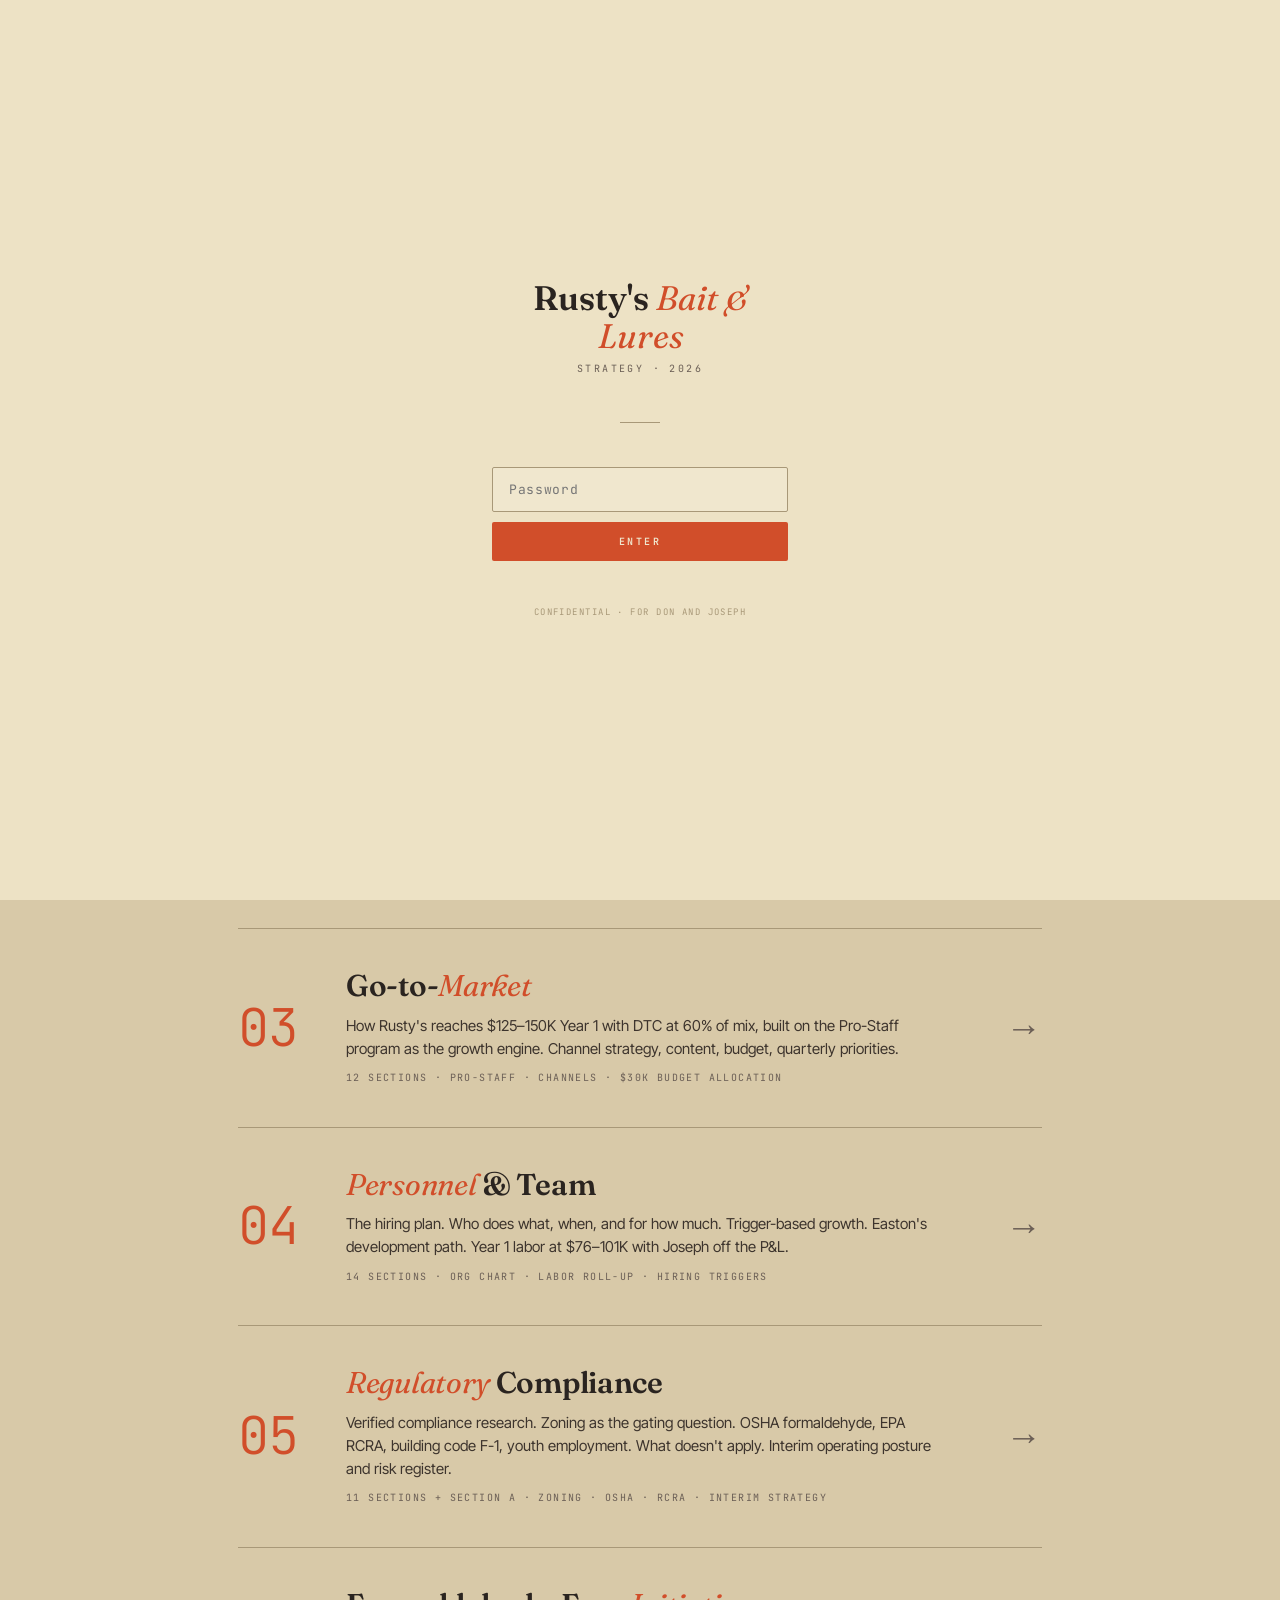
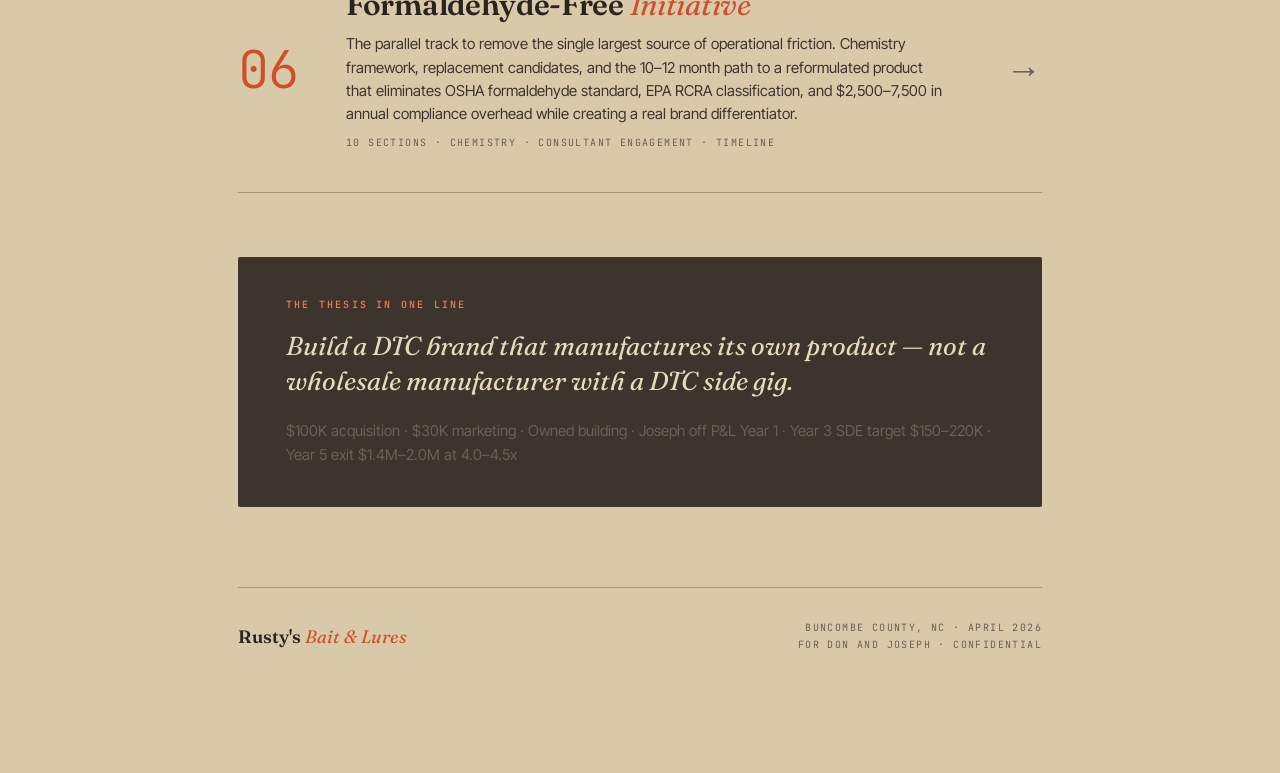
<file: 03-go-to-market.html>
<!DOCTYPE html>
<html lang="en">
<head>
  <meta charset="UTF-8">
  <script>if(sessionStorage.getItem('rustys_auth')!=='1'){window.location.replace('index.html');}</script>
  <meta name="viewport" content="width=device-width, initial-scale=1.0">
  <title>Go-to-Market — Rusty's Bait &amp; Lures</title>
  <link rel="preconnect" href="https://fonts.googleapis.com">
  <link rel="preconnect" href="https://fonts.gstatic.com" crossorigin>
  <link href="https://fonts.googleapis.com/css2?family=Fraunces:ital,opsz,wght@0,9..144,400..700;1,9..144,400..700&family=Inter+Tight:wght@400;500;600;700&family=JetBrains+Mono:wght@400;500;600&display=swap" rel="stylesheet">
  <link rel="stylesheet" href="style.css">
  <style>
    .layout { max-width: 1220px; margin: 0 auto; }
    .viz { padding: 12px 0 4px; }
    .viz svg { overflow: visible; }
    .section.band-a, .section.section-full.band-a {
      background: #e6d9bc;
      border: 1px solid #a89878;
      border-radius: 2px;
      padding: 40px;
      margin-bottom: 24px;
    }
    .section.band-b, .section.section-full.band-b {
      background: #ede2c5;
      border: 1px solid #a89878;
      border-radius: 2px;
      padding: 40px;
      margin-bottom: 24px;
    }
    .section.band-a h2.section-title,
    .section.band-b h2.section-title {
      border-bottom-color: #c8b792;
    }

    /* Principle cards — 5-up grid */
    .principle-grid {
      display: grid;
      grid-template-columns: repeat(auto-fit, minmax(200px, 1fr));
      gap: 16px;
      margin: 32px 0;
    }
    .principle-card {
      background: #ede2c5;
      border: 1px solid #a89878;
      border-radius: 2px;
      padding: 24px 20px;
      position: relative;
    }
    .section.band-b .principle-card {
      background: #e6d9bc;
    }
    .principle-card::before {
      content: "";
      position: absolute;
      top: 0; left: 0;
      width: 28px; height: 3px;
      background: #d14e2a;
    }
    .principle-num {
      font-family: "JetBrains Mono", monospace;
      font-size: 10px;
      letter-spacing: 0.18em;
      text-transform: uppercase;
      color: #d14e2a;
      font-weight: 600;
      margin-bottom: 10px;
      display: block;
    }
    .principle-title {
      font-family: "Fraunces", serif;
      font-size: 17px;
      font-weight: 600;
      line-height: 1.2;
      color: #2a2420;
      margin: 0 0 8px;
    }
    .principle-body {
      font-size: 13px;
      line-height: 1.5;
      color: #3d342d;
      margin: 0;
    }

    /* Channel detail sub-sections */
    .channel-block {
      margin-bottom: 36px;
      padding-bottom: 32px;
      border-bottom: 1px solid #a89878;
    }
    .channel-block:last-child {
      border-bottom: none;
      margin-bottom: 0;
      padding-bottom: 0;
    }
    .channel-meta-tag {
      font-family: "JetBrains Mono", monospace;
      font-size: 10px;
      letter-spacing: 0.15em;
      text-transform: uppercase;
      color: #6b5f56;
      display: block;
      margin-bottom: 4px;
    }

    /* Measurement cards */
    .measure-grid {
      display: grid;
      grid-template-columns: repeat(3, 1fr);
      gap: 16px;
      margin: 32px 0;
    }
    @media (max-width: 720px) {
      .measure-grid { grid-template-columns: 1fr; }
    }
    .measure-card {
      background: #ede2c5;
      border: 1px solid #a89878;
      border-radius: 2px;
      padding: 24px 20px;
      position: relative;
    }
    .section.band-b .measure-card {
      background: #e6d9bc;
    }
    .measure-card::before {
      content: "";
      position: absolute;
      top: 0; left: 0;
      width: 100%; height: 3px;
      background: #d14e2a;
    }
    .measure-card-title {
      font-family: "JetBrains Mono", monospace;
      font-size: 11px;
      letter-spacing: 0.2em;
      text-transform: uppercase;
      color: #d14e2a;
      font-weight: 600;
      margin: 12px 0 12px;
    }
    .measure-card ul {
      margin: 0;
      padding-left: 18px;
    }
    .measure-card li {
      font-size: 13px;
      line-height: 1.5;
      margin-bottom: 6px;
      color: #3d342d;
    }

    /* Two-metric callout */
    .two-metric-block {
      margin-top: 32px;
      padding: 28px 32px;
      background: #2a2420;
      border-radius: 2px;
    }
    .two-metric-label {
      font-family: "JetBrains Mono", monospace;
      font-size: 10px;
      letter-spacing: 0.22em;
      text-transform: uppercase;
      color: #e87858;
      font-weight: 600;
      margin-bottom: 16px;
      display: block;
    }
    .two-metric-row {
      display: grid;
      grid-template-columns: 1fr 1fr;
      gap: 24px;
    }
    @media (max-width: 600px) {
      .two-metric-row { grid-template-columns: 1fr; }
    }
    .two-metric-item {}
    .two-metric-period {
      font-family: "JetBrains Mono", monospace;
      font-size: 11px;
      letter-spacing: 0.12em;
      color: #c8b792;
      text-transform: uppercase;
      display: block;
      margin-bottom: 6px;
    }
    .two-metric-name {
      font-family: "Fraunces", serif;
      font-size: 19px;
      font-weight: 600;
      color: #e6d9bc;
      line-height: 1.25;
      margin-bottom: 8px;
    }
    .two-metric-desc {
      font-size: 13px;
      color: #c8b792;
      line-height: 1.5;
      margin: 0;
    }

    /* Roles time table */
    .time-table {
      width: 100%;
      border-collapse: collapse;
      margin: 24px 0;
      font-size: 14px;
    }
    .time-table th {
      font-family: "JetBrains Mono", monospace;
      font-size: 10px;
      font-weight: 600;
      text-transform: uppercase;
      letter-spacing: 0.15em;
      color: #6b5f56;
      text-align: left;
      padding: 10px 14px;
      border-bottom: 2px solid #2a2420;
      background: #e6d9bc;
    }
    .time-table td {
      padding: 12px 14px;
      border-bottom: 1px solid #a89878;
      vertical-align: top;
      color: #3d342d;
    }
    .time-table tr:last-child td { border-bottom: none; }
    .time-pct {
      font-family: "JetBrains Mono", monospace;
      font-size: 15px;
      font-weight: 600;
      color: #d14e2a;
    }

    /* Not covered list styling */
    .not-covered-list {
      list-style: none;
      padding: 0;
      margin: 0 0 24px;
    }
    .not-covered-list li {
      padding: 12px 16px 12px 44px;
      border-bottom: 1px solid #a89878;
      position: relative;
      font-size: 15px;
      line-height: 1.5;
      color: #3d342d;
    }
    .not-covered-list li:last-child { border-bottom: none; }
    .not-covered-list li::before {
      content: "—";
      position: absolute;
      left: 16px;
      font-family: "JetBrains Mono", monospace;
      font-size: 13px;
      color: #6b5f56;
    }
  </style>
</head>
<body>
<div class="layout">

  <!-- =====================================================
       SIDEBAR
       ===================================================== -->
  <aside class="sidebar">
    <a href="index.html" style="text-decoration:none;">
      <div class="brand-mark">Rusty's <em>Bait &amp; Lures</em></div>
      <div class="brand-tag">Strategy · 2026</div>
    </a>

    <div class="nav-section">Documents</div>
    <ul class="nav-list">
      <li><a href="01-business.html"><span class="nav-num">01</span> The Business</a></li>
      <li><a href="02-market-and-brand.html"><span class="nav-num">02</span> Market &amp; Brand</a></li>
      <li><a href="03-go-to-market.html" class="current"><span class="nav-num">03</span> Go-to-Market</a></li>
      <li><a href="04-personnel.html"><span class="nav-num">04</span> Personnel</a></li>
      <li><a href="05-regulatory.html"><span class="nav-num">05</span> Regulatory</a></li>
      <li><a href="06-formaldehyde-free.html"><span class="nav-num">06</span> Formaldehyde-Free</a></li>
    </ul>

    <div class="nav-section">On This Page</div>
    <ul class="nav-toc">
      <li><a href="#thesis">Operating Thesis</a></li>
      <li><a href="#pro-staff">Pro-Staff Program</a></li>
      <li><a href="#channels">Channel Strategy</a></li>
      <li><a href="#content">Content Strategy</a></li>
      <li><a href="#wholesale-retail">Wholesale &amp; Retail</a></li>
      <li><a href="#pr">PR &amp; Earned Media</a></li>
      <li><a href="#cx">Customer Experience</a></li>
      <li><a href="#measurement">Measurement</a></li>
      <li><a href="#budget">Budget Allocation</a></li>
      <li><a href="#roles">Roles</a></li>
      <li><a href="#quarterly">Quarterly Priorities</a></li>
      <li><a href="#not-covered">What This Doesn't Cover</a></li>
    </ul>
  </aside>

  <!-- =====================================================
       MAIN CONTENT
       ===================================================== -->
  <main class="content">

    <header class="doc-header">
      <div class="doc-eyebrow">DOCUMENT 03</div>
      <h1 class="doc-title">Go-to-<em>Market</em></h1>
      <p class="doc-subtitle">How Rusty's reaches $125–150K Year 1 with DTC at 60% of mix</p>
      <div class="doc-meta">
        <div class="doc-meta-item">
          <span class="doc-meta-label">Prepared for</span>
          <span class="doc-meta-value">Joseph Skinner</span>
        </div>
        <div class="doc-meta-item">
          <span class="doc-meta-label">Updated</span>
          <span class="doc-meta-value">April 2026</span>
        </div>
        <div class="doc-meta-item">
          <span class="doc-meta-label">Framework</span>
          <span class="doc-meta-value">Pro-Staff as growth engine</span>
        </div>
      </div>
    </header>


    <!-- =====================================================
         SECTION 01 — THE OPERATING THESIS
         ===================================================== -->
    <section id="thesis" class="section section-full band-a">
      <span class="section-num">Section 01</span>
      <h2 class="section-title">The Operating Thesis</h2>

      <p class="lead">Five things, in this order, drive everything Rusty's does in Year 1.</p>

      <div class="pullquote">
        Pro-Staff is the growth engine. Creator-led authority is the fastest and cheapest way for a niche brand to earn trust in the catfish space.
      </div>

      <div class="principle-grid">
        <div class="principle-card">
          <span class="principle-num">01</span>
          <div class="principle-title">Pro-Staff is the growth engine</div>
          <p class="principle-body">Creator-led authority is the fastest and cheapest way for a niche brand to earn trust in the catfish space. Everything else supports it.</p>
        </div>
        <div class="principle-card">
          <span class="principle-num">02</span>
          <div class="principle-title">Community builds the moat</div>
          <p class="principle-body">Facebook groups, forums, tournament scenes — this is where catfish anglers actually live. Show up authentically, serve the community, and the product sells itself over time.</p>
        </div>
        <div class="principle-card">
          <span class="principle-num">03</span>
          <div class="principle-title">Content is the capital</div>
          <p class="principle-body">Every video, photo, post, and blog the Pro-Staff and customers create is an asset that keeps working. Invest in helping them create good stuff, repurpose relentlessly.</p>
        </div>
        <div class="principle-card">
          <span class="principle-num">04</span>
          <div class="principle-title">Paid amplifies what already works</div>
          <p class="principle-body">We don't run paid ads to cold audiences until we have proof — creator content that lands, customer reviews, organic traction. Then we pour gasoline on what's burning.</p>
        </div>
        <div class="principle-card">
          <span class="principle-num">05</span>
          <div class="principle-title">Retail grows from demand</div>
          <p class="principle-body">Existing wholesale relationships get rebuilt. New retail expands when DTC pull-through creates inbound interest. Bass Pro and similar return on our timeline.</p>
        </div>
      </div>
    </section>


    <!-- =====================================================
         SECTION 02 — THE PRO-STAFF PROGRAM
         ===================================================== -->
    <section id="pro-staff" class="section section-full band-b">
      <span class="section-num">Section 02</span>
      <h2 class="section-title">The Pro-Staff Program</h2>

      <p>Centerpiece of the marketing plan. Everything downstream connects to it.</p>

      <!-- Figure 01 — Pro-Staff Three-Tier Pyramid -->
      <div class="viz">
        <div class="viz-title">Figure 01</div>
        <div class="viz-subtitle">Pro-Staff Three-Tier Pyramid</div>
        <svg viewBox="0 0 760 340" xmlns="http://www.w3.org/2000/svg" role="img" aria-label="Pro-Staff program three-tier pyramid showing Pro-Staff, Field Staff, and Ambassadors">
          <defs>
            <style>
              .pyramid-label { font-family: "JetBrains Mono", "Roboto Mono", monospace; }
              .pyramid-body  { font-family: "Inter Tight", "Inter", Arial, sans-serif; }
            </style>
          </defs>

          <!-- TOP TIER — Pro-Staff (rust) -->
          <!-- Trapezoid: top narrower, bottom wider -->
          <!-- Top edge: x=280..480, Bottom edge: x=200..560, height=90px, top y=20 -->
          <polygon points="280,20 480,20 540,110 220,110" fill="#d14e2a"/>
          <!-- Tier label -->
          <text x="380" y="52" text-anchor="middle" font-family="JetBrains Mono, Roboto Mono, monospace" font-size="13" font-weight="600" letter-spacing="2" fill="#f0e7ce" text-decoration="none">PRO-STAFF</text>
          <text x="380" y="72" text-anchor="middle" font-family="Inter Tight, Inter, Arial, sans-serif" font-size="12" fill="#f0e7ce">2–3 Creators</text>
          <text x="380" y="90" text-anchor="middle" font-family="Inter Tight, Inter, Arial, sans-serif" font-size="11" fill="#e6d9bc">Annual retainer + performance + affiliate</text>

          <!-- MIDDLE TIER — Field Staff (rust-deep) -->
          <!-- Top edge: x=200..560, Bottom edge: x=110..650, height=100px, top y=116 -->
          <polygon points="220,116 540,116 610,216 150,216" fill="#a63a1e"/>
          <text x="380" y="150" text-anchor="middle" font-family="JetBrains Mono, Roboto Mono, monospace" font-size="13" font-weight="600" letter-spacing="2" fill="#f0e7ce">FIELD STAFF</text>
          <text x="380" y="170" text-anchor="middle" font-family="Inter Tight, Inter, Arial, sans-serif" font-size="12" fill="#f0e7ce">10–15 Regional Creators</text>
          <text x="380" y="190" text-anchor="middle" font-family="Inter Tight, Inter, Arial, sans-serif" font-size="11" fill="#e6d9bc">Product seed + per-piece + affiliate</text>

          <!-- BASE TIER — Ambassadors (charcoal-soft) -->
          <!-- Top edge: x=110..650, Bottom edge: x=24..736, height=108px, top y=222 -->
          <polygon points="150,222 610,222 696,318 64,318" fill="#3d342d"/>
          <text x="380" y="256" text-anchor="middle" font-family="JetBrains Mono, Roboto Mono, monospace" font-size="13" font-weight="600" letter-spacing="2" fill="#e6d9bc">RUSTY'S AMBASSADORS</text>
          <text x="380" y="276" text-anchor="middle" font-family="Inter Tight, Inter, Arial, sans-serif" font-size="12" fill="#d8c9a8">Open-tier, application-based</text>
          <text x="380" y="296" text-anchor="middle" font-family="Inter Tight, Inter, Arial, sans-serif" font-size="11" fill="#c8b792">Free product + discount code + recognition</text>

          <!-- Right-side annotation line -->
          <line x1="700" y1="30" x2="700" y2="310" stroke="#a89878" stroke-width="1" stroke-dasharray="4,3"/>
          <line x1="696" y1="168" x2="700" y2="168" stroke="#a89878" stroke-width="1"/>
          <!-- Annotation text — rotated -->
          <text x="720" y="172" font-family="JetBrains Mono, Roboto Mono, monospace" font-size="10" fill="#6b5f56" text-anchor="start" transform="rotate(-90 720 172)">Tier movement creates content momentum (Bernays mechanic)</text>
          <!-- Tick marks for each tier -->
          <line x1="696" y1="65" x2="704" y2="65" stroke="#a89878" stroke-width="1"/>
          <line x1="696" y1="165" x2="704" y2="165" stroke="#a89878" stroke-width="1"/>
          <line x1="696" y1="270" x2="704" y2="270" stroke="#a89878" stroke-width="1"/>
        </svg>
        <p class="viz-caption">Three tiers create aspiration. Movement between tiers generates social signaling and content momentum — the Bernays mechanic applied to a creator program.</p>
      </div>

      <h3>Three-Tier Structure</h3>

      <h4>Pro-Staff (Top Tier)</h4>
      <ul>
        <li><strong>2–3 creators</strong> on annual contracts</li>
        <li>Authority voices in the catfish space (Catfish Edge-level credibility)</li>
        <li>National geographic spread — one Mississippi basin, one Southeast, one Midwest or Chesapeake</li>
        <li><strong>Comp:</strong> Annual retainer + performance bonuses + affiliate revenue share</li>
        <li><strong>Commitment:</strong> Minimum content cadence, tournament presence where applicable, first look at new SKUs, direct line to the brand</li>
      </ul>

      <h4>Field Staff (Working Middle)</h4>
      <ul>
        <li><strong>10–15 creators and guides</strong> across catfish country</li>
        <li>Regional creators with engaged audiences (2K–25K subs/followers)</li>
        <li>Product seeding + per-piece compensation + affiliate</li>
        <li><strong>Commitment:</strong> Regular content featuring Rusty's, tagged posts, participation in seasonal campaigns</li>
      </ul>

      <h4>Rusty's Ambassadors (Community Layer)</h4>
      <ul>
        <li>Open-tier, application-based after Month 6</li>
        <li>Tournament winners, respected forum voices, loyal customers with a platform</li>
        <li>Free product + custom discount code + social recognition + early SKU access</li>
        <li><strong>Commitment:</strong> Use the product, tag Rusty's, represent the brand in community spaces</li>
      </ul>

      <h3>Why Three Tiers</h3>
      <p>Creates aspiration. A Field Staff member can earn their way to Pro-Staff. An Ambassador can earn their way to Field Staff. This is the Bernays play — the tiers themselves create social signaling, and movement between them generates content and momentum.</p>

      <h3>Recruitment Timeline</h3>
      <ul>
        <li><strong>Month 2–3</strong> — Pro-Staff Manager hired or contracted (Joseph's network contact). First conversations with authority creators.</li>
        <li><strong>Month 4–5</strong> — Field Staff soft launch. 10–15 creators contacted privately, sent product, invited to try before launch. No public roster yet.</li>
        <li><strong>Month 6</strong> — DTC launch. Pro-Staff publicly announced. Field Staff begins posting. Launch content hits with 10–15 creators simultaneously — borrowed audiences on day one.</li>
        <li><strong>Month 7–9</strong> — Ambassador program opens publicly. Application process with clear standards. First cohort announced Month 9–10.</li>
        <li><strong>Month 12</strong> — First Pro-Staff review. Performance assessment, contract renewals, roster adjustments.</li>
      </ul>

      <h3>Standards — Written, Not Implied</h3>
      <p>Every tier has a written agreement. The Pro-Staff agreement covers:</p>
      <ul>
        <li>Minimum content cadence (2 Rusty's-featuring pieces per month for Pro-Staff, 1 for Field Staff)</li>
        <li>Content quality standards (not a shot list — use the product, be authentic, tag correctly)</li>
        <li>Attendance at one Rusty's-supported tournament per year (Pro-Staff only)</li>
        <li>Social tagging and response expectations</li>
        <li>Exclusivity terms (no direct competitor sponsorships — Triple S, Team Catfish, Magic)</li>
        <li>Termination terms (unresponsiveness, dead accounts, brand misrepresentation)</li>
      </ul>

      <div class="callout">
        <span class="callout-label">Infrastructure Note</span>
        <p>The standards document is key infrastructure. Without it, the program drifts into "free product for whoever asks." Treating agreements as optional is how creator programs die.</p>
      </div>

      <h3>Budget</h3>
      <div class="stat-row">
        <div class="stat-card">
          <div class="stat-label">Year 1 Pro-Staff</div>
          <div class="stat-value">$15–20K</div>
          <p class="stat-detail">50–67% of the $30K marketing envelope. This displaces most traditional paid spend. Intentional.</p>
        </div>
        <div class="stat-card">
          <div class="stat-label">Pro-Staff (2–3)</div>
          <div class="stat-value">$8–12K</div>
          <p class="stat-detail">$3–4K each annualized. Annual retainer + performance bonuses.</p>
        </div>
        <div class="stat-card">
          <div class="stat-label">Field Staff (10–15)</div>
          <div class="stat-value">$5–7K</div>
          <p class="stat-detail">Product + per-piece + affiliate across the regional creator roster.</p>
        </div>
        <div class="stat-card">
          <div class="stat-label">Ambassadors</div>
          <div class="stat-value">$2–3K</div>
          <p class="stat-detail">Mostly product cost. Community tier runs lean.</p>
        </div>
      </div>
      <p>Manager compensation ($18–30K annualized) is budgeted separately if fractional contractor. <strong>Year 2 scaling:</strong> $50–75K as program grows to 5 Pro-Staff and 25–30 Field Staff.</p>

      <div class="callout" style="border-left-color: var(--teal);">
        <span class="callout-label" style="color: var(--teal);">Formaldehyde-Free as Recruiting Angle</span>
        <p>Beyond the brand and regulatory arguments, the formaldehyde-free initiative (Document 06) is a specific recruiting advantage for pro-staff and field staff. Category-experienced creators know the handling and quality issues of traditional formaldehyde-based preserved bait. A product on a credible path away from formaldehyde is an easier &ldquo;yes&rdquo; for them. Use this framing in recruiting conversations across all three pro-staff tiers.</p>
      </div>
    </section>


    <!-- =====================================================
         SECTION 03 — CHANNEL STRATEGY
         ===================================================== -->
    <section id="channels" class="section section-full band-a">
      <span class="section-num">Section 03</span>
      <h2 class="section-title">Channel Strategy</h2>

      <!-- Figure 02 — Channel Strategy Matrix -->
      <div class="viz">
        <div class="viz-title">Figure 02</div>
        <div class="viz-subtitle">Channel Strategy Matrix</div>
        <svg viewBox="0 0 760 400" xmlns="http://www.w3.org/2000/svg" role="img" aria-label="Channel strategy matrix showing role, Year 1 investment, and activation timing for each channel">
          <defs>
            <style>
              .tbl-head { font-family: "JetBrains Mono", "Roboto Mono", monospace; font-size: 11px; letter-spacing: 1.5px; fill: #e6d9bc; font-weight: 600; text-transform: uppercase; }
              .tbl-chan { font-family: "Fraunces", Georgia, serif; font-size: 14px; fill: #2a2420; font-weight: 600; }
              .tbl-body { font-family: "Inter Tight", "Inter", Arial, sans-serif; font-size: 12px; fill: #3d342d; }
              .tbl-mono { font-family: "JetBrains Mono", "Roboto Mono", monospace; font-size: 11px; fill: #3d342d; }
              .tbl-rust { font-family: "JetBrains Mono", "Roboto Mono", monospace; font-size: 11px; fill: #d14e2a; font-weight: 600; }
              .tbl-mute { font-family: "JetBrains Mono", "Roboto Mono", monospace; font-size: 10px; fill: #6b5f56; }
            </style>
          </defs>

          <!-- Header row -->
          <rect x="0" y="0" width="760" height="36" fill="#2a2420"/>
          <text x="20"  y="23" class="tbl-head">Channel</text>
          <text x="160" y="23" class="tbl-head">Role</text>
          <text x="450" y="23" class="tbl-head">Year 1 Investment</text>
          <text x="620" y="23" class="tbl-head">Activated</text>

          <!-- Row 1 — YouTube (light) -->
          <rect x="0" y="36" width="760" height="46" fill="#e6d9bc"/>
          <text x="20"  y="56" class="tbl-chan">YouTube</text>
          <text x="20"  y="72" class="tbl-mute">Primary engine</text>
          <text x="160" y="56" class="tbl-body">Pro-staff content. 100+ pieces Year 1.</text>
          <text x="160" y="72" class="tbl-body">Rusty's channel = community highlight reel.</text>
          <text x="450" y="62" class="tbl-mono">Pro-staff budget</text>
          <text x="620" y="62" class="tbl-mono">Month 6</text>

          <!-- Row 2 — Facebook (dark) -->
          <rect x="0" y="82" width="760" height="46" fill="#ede2c5"/>
          <text x="20"  y="102" class="tbl-chan">Facebook</text>
          <text x="20"  y="118" class="tbl-mute">Community</text>
          <text x="160" y="102" class="tbl-body">Business page 3–4x/wk. Groups as individual.</text>
          <text x="160" y="118" class="tbl-body">60 days value-first before any brand mention.</text>
          <text x="450" y="110" class="tbl-mono">Organic (labor only)</text>
          <text x="620" y="102" class="tbl-mono">Month 1</text>
          <text x="620" y="118" class="tbl-rust">Ads: Month 7+</text>

          <!-- Row 3 — Instagram (light) -->
          <rect x="0" y="128" width="760" height="46" fill="#e6d9bc"/>
          <text x="20"  y="148" class="tbl-chan">Instagram</text>
          <text x="20"  y="164" class="tbl-mute">Visual storytelling</text>
          <text x="160" y="148" class="tbl-body">3–4x/wk + 1–2 Reels. Heavy UGC + pro-staff.</text>
          <text x="160" y="164" class="tbl-body">Catches, product, lifestyle, tournaments.</text>
          <text x="450" y="154" class="tbl-mono">Pro-staff budget</text>
          <text x="620" y="154" class="tbl-mono">Month 6</text>

          <!-- Row 4 — Forums (dark) -->
          <rect x="0" y="174" width="760" height="46" fill="#ede2c5"/>
          <text x="20"  y="194" class="tbl-chan">Forums</text>
          <text x="20"  y="210" class="tbl-mute">Authority / credibility</text>
          <text x="160" y="194" class="tbl-body">USCA, 2Cool Lounge, Lake-Link, r/catfishing.</text>
          <text x="160" y="210" class="tbl-body">Personal name, brand disclosed. No promo posts.</text>
          <text x="450" y="202" class="tbl-mono">Labor only</text>
          <text x="620" y="202" class="tbl-mono">Month 1</text>

          <!-- Row 5 — Tournaments (light) -->
          <rect x="0" y="220" width="760" height="46" fill="#e6d9bc"/>
          <text x="20"  y="240" class="tbl-chan">Tournaments</text>
          <text x="20"  y="256" class="tbl-mute">Legitimacy + presence</text>
          <text x="160" y="240" class="tbl-body">8–12 regional events. $100–500/event.</text>
          <text x="160" y="256" class="tbl-body">Content captured at every event.</text>
          <text x="450" y="248" class="tbl-mono">$3–5K Year 1</text>
          <text x="620" y="248" class="tbl-mono">Month 6+</text>

          <!-- Row 6 — Email (dark) -->
          <rect x="0" y="266" width="760" height="46" fill="#ede2c5"/>
          <text x="20"  y="286" class="tbl-chan">Email / Klaviyo</text>
          <text x="20"  y="302" class="tbl-mute">Retention layer</text>
          <text x="160" y="286" class="tbl-body">Welcome series, Abandoned Cart, Post-Purchase,</text>
          <text x="160" y="302" class="tbl-body">Win-Back, Seasonal. 1–2 campaigns/wk.</text>
          <text x="450" y="294" class="tbl-mono">Software budget</text>
          <text x="620" y="294" class="tbl-mono">Month 6</text>

          <!-- Row 7 — Paid Media (light) -->
          <rect x="0" y="312" width="760" height="46" fill="#e6d9bc"/>
          <text x="20"  y="332" class="tbl-chan">Paid Media</text>
          <text x="20"  y="348" class="tbl-mute">Amplification layer</text>
          <text x="160" y="332" class="tbl-body">FB/IG ads + Google Shopping/Search/Retargeting.</text>
          <text x="160" y="348" class="tbl-body">Pro-staff creative only. 3:1 ROAS minimum target.</text>
          <text x="450" y="340" class="tbl-mono">$8–12K Year 1</text>
          <text x="620" y="332" class="tbl-rust">Month 7+</text>
          <text x="620" y="348" class="tbl-mute">After content library</text>

          <!-- Row 8 — TikTok (dark) -->
          <rect x="0" y="358" width="760" height="36" fill="#ede2c5"/>
          <text x="20"  y="381" class="tbl-chan">TikTok</text>
          <text x="160" y="381" class="tbl-body">Deferred. Not a launch channel.</text>
          <text x="450" y="381" class="tbl-mono">—</text>
          <text x="620" y="375" class="tbl-rust">Revisit Month 12</text>

          <!-- Bottom border -->
          <line x1="0" y1="394" x2="760" y2="394" stroke="#a89878" stroke-width="1"/>
          <!-- Column dividers -->
          <line x1="150" y1="36" x2="150" y2="394" stroke="#a89878" stroke-width="0.5" opacity="0.6"/>
          <line x1="440" y1="36" x2="440" y2="394" stroke="#a89878" stroke-width="0.5" opacity="0.6"/>
          <line x1="610" y1="36" x2="610" y2="394" stroke="#a89878" stroke-width="0.5" opacity="0.6"/>
        </svg>
        <p class="viz-caption">Rust entries indicate delayed activation — channel is known but deliberately held until content library and proof metrics exist.</p>
      </div>

      <h3>Channel Detail</h3>

      <div class="channel-block">
        <span class="channel-meta-tag">Primary Content Engine</span>
        <h4>YouTube</h4>
        <p><strong>Role:</strong> Highest-intent audience. Search visibility lasts for years.</p>
        <ul>
          <li>Pro-Staff and Field Staff content is the primary output — 100+ pieces featuring Rusty's across the roster in Year 1</li>
          <li>Rusty's owned YouTube is a community highlight reel, not an owned authority channel — amplifying the pro-staff, not competing with them</li>
          <li>Repurpose pro-staff content on Rusty's owned channels with permission</li>
          <li>Monthly "Rusty's Roundup" — short clip reel of the best pro-staff catches of the month</li>
        </ul>
        <p><strong>Key metric:</strong> Pro-staff content pieces published featuring Rusty's. Views are secondary.</p>
      </div>

      <div class="channel-block">
        <span class="channel-meta-tag">Community Layer</span>
        <h4>Facebook</h4>
        <p><strong>Role:</strong> Community, not sales.</p>
        <ul>
          <li>Business page with consistent posting (3–4x/week) — catches, tips, pro-staff spotlights, product education</li>
          <li>Joseph or pro-staff manager joins 20–30 catfishing groups as an individual, not as brand</li>
          <li>Contribute value for 60 days before any brand mention</li>
          <li>Regional group engagement — comment on catches, answer questions, be a knowledgeable presence</li>
          <li>Brand page runs targeted ads only after Month 7 (once content library exists)</li>
        </ul>
        <p><strong>Key metric:</strong> Unprompted Rusty's mentions in groups we don't own. That's the signal the community is adopting the brand.</p>
      </div>

      <div class="channel-block">
        <span class="channel-meta-tag">Visual Storytelling</span>
        <h4>Instagram</h4>
        <ul>
          <li>3–4x/week posts, 1–2 Reels/week</li>
          <li>Heavy UGC and pro-staff content (with permission and tags)</li>
          <li>Tournament coverage, weigh-ins, regional catches</li>
          <li>Stories for behind-the-scenes, day-to-day, pro-staff spotlights</li>
          <li>Hashtags: #catfishing #catfish #catfishbait #stinkbait #channelcat #bluecat #flatheadcat</li>
        </ul>
        <p><strong>Key metric:</strong> Engagement rate and shares. Not follower count.</p>
      </div>

      <div class="channel-block">
        <span class="channel-meta-tag">Authority &amp; Credibility</span>
        <h4>Forums</h4>
        <ul>
          <li>Joseph or pro-staff manager establishes presence on Catfish1/USCA, 2Cool Catfish Lounge, Lake-Link, Reddit r/catfishing</li>
          <li>Posts under personal name with brand disclosed in profile</li>
          <li>Contributes expertise, answers questions, shares catches</li>
          <li>Never posts promotional content — the forum culture will punish it instantly</li>
          <li>Brand visibility comes from signature lines, profile info, earned mentions from others</li>
        </ul>
        <p><strong>Key metric:</strong> Unsolicited Rusty's mentions by other forum members.</p>
      </div>

      <div class="channel-block">
        <span class="channel-meta-tag">Legitimacy &amp; Regional Presence</span>
        <h4>Tournaments</h4>
        <div class="callout">
          <span class="callout-label">Tournament Approach</span>
          <p><strong>Year 1:</strong> 8–12 small regional tournaments in catfish country (NC, SC, VA, TN, KY, MO, KS, TX). $100–500 sponsor contributions per event. Bait for prize bags, product for judges. Pro-staff and Field Staff attend where geographically aligned. Content captured at every event.</p>
          <p><strong>Year 2:</strong> Regional circuits ($1–3K sponsorship range). Consider hosting a Rusty's-branded tournament.</p>
          <p style="margin-bottom:0;"><strong>Year 3+:</strong> Evaluate national circuit (King Kat tier).</p>
        </div>
        <p><strong>Key metric:</strong> Content generated per dollar spent. A $300 sponsorship that produces 10 pieces of pro-staff and ambassador content is a win even without direct attribution to sales.</p>
      </div>

      <div class="channel-block">
        <span class="channel-meta-tag">Retention Layer</span>
        <h4>Email / Klaviyo</h4>
        <p>Where LTV lives.</p>
        <ul>
          <li><strong>Capture:</strong> Homepage pop-up (10% off first order), exit intent, blog/content upgrades, checkout</li>
          <li><strong>Flows:</strong> Welcome series (5 emails, brand story + product education + first-purchase incentive), Abandoned Cart (3 emails), Post-Purchase, Win-Back (60+ days inactive), Seasonal</li>
          <li><strong>Campaigns:</strong> 1–2x/week. New SKUs, tournament content, pro-staff spotlights, seasonal tips, limited releases</li>
          <li><strong>Segmentation:</strong> By product purchased, geography, engagement, purchase frequency</li>
        </ul>
        <p><strong>Key metric:</strong> Email-attributed revenue and repeat purchase rate.</p>
      </div>

      <div class="channel-block">
        <span class="channel-meta-tag">Amplification — Month 7+</span>
        <h4>Paid Media (Facebook, Google)</h4>
        <p>Amplification layer, not acquisition layer. Active Month 7+ only.</p>
        <ul>
          <li><strong>Facebook/Instagram Ads — $10–12K Year 1 starting Month 7:</strong> Targeting catfishing interests, fishing content engagers, lookalikes of email list and pro-staff audiences. Creative: pro-staff content and customer testimonials — not corporate brand ads. Funnel: Cold → Video views → Retargeting → Conversion.</li>
          <li><strong>Google Ads — $5–7K Year 1 starting Month 7:</strong> Shopping (product listing ads), Search (branded + generic catfish bait terms), Retargeting (cart abandonment, site visitor follow-up).</li>
        </ul>
        <p><strong>Total paid Year 1: $15–19K</strong> — smaller than originally planned because the pro-staff program absorbs most of the envelope.</p>
        <p><strong>Key metric:</strong> ROAS (3:1 minimum target). Paid only scales when it's profitable.</p>
      </div>
    </section>


    <!-- =====================================================
         SECTION 04 — CONTENT STRATEGY
         ===================================================== -->
    <section id="content" class="section section-full band-b">
      <span class="section-num">Section 04</span>
      <h2 class="section-title">Content Strategy</h2>

      <h3>What We Publish from Rusty's Owned Channels</h3>

      <h4>Educational</h4>
      <ul>
        <li>How to fish different waters for different catfish</li>
        <li>Seasonal patterns (spring pre-spawn, summer night, fall feed, winter deep)</li>
        <li>Rig tutorials (slip bobber, carolina rig, float-paternoster, tight-line)</li>
        <li>Species-specific (channel vs blue vs flathead behavior)</li>
        <li>Bait selection guides (not just "use Rusty's" — actually helpful)</li>
      </ul>

      <h4>Community</h4>
      <ul>
        <li>Customer catch features (submitted via social tag or email)</li>
        <li>Pro-staff spotlights</li>
        <li>Tournament coverage</li>
        <li>Behind-the-scenes production and team content (sparingly — we're not the hero)</li>
      </ul>

      <h4>Product</h4>
      <ul>
        <li>New SKU launches</li>
        <li>Usage tips</li>
        <li>Pairing with rigs and conditions</li>
        <li>Pro Series development content (Month 9+)</li>
      </ul>

      <h3>Cadence</h3>
      <ul>
        <li><strong>Blog</strong> — 2x/week Months 6–9 (build library), 1x/week Month 10+</li>
        <li><strong>Instagram</strong> — 3–4x/week + 1–2 Reels</li>
        <li><strong>Facebook</strong> — 3–4x/week (business page) + daily group engagement (personal account)</li>
        <li><strong>Email</strong> — 1–2x/week</li>
        <li><strong>YouTube</strong> — Monthly community roundup + repurposed pro-staff content as approved</li>
      </ul>

      <h3>Production</h3>

      <h4>Who Creates</h4>
      <ul>
        <li><strong>Pro-Staff and Field Staff</strong> — primary content source</li>
        <li><strong>Joseph</strong> — brand-owned content. Website copy, product descriptions, blog posts, email flows, ad copy, most photography and video. Creative production background handles in-house Year 1.</li>
        <li><strong>Easton</strong> — authentic fishing content as byproduct of his actual fishing. His catches with Rusty's are pro-staff-grade material at zero creator cost.</li>
        <li><strong>Customers</strong> — ongoing UGC from tagged posts and email submissions</li>
      </ul>

      <h4>Contract Support (Minimal)</h4>
      <ul>
        <li>Pro photographer for launch hero shoot, Month 4–5 — $1–2K, one-time professional shoot for lasting brand assets</li>
        <li>Videographer for launch campaign, Month 5–6 — $1–2K, one or two key launch videos</li>
      </ul>

      <div class="callout">
        <span class="callout-label">Year 1 Content Contract Spend</span>
        <p><strong>$2–4K</strong> — dramatically reduced from original estimate because Joseph handles most of it. The trade-off: Joseph owning creative Year 1 keeps brand voice tight, saves $15–25K in contract costs, and means the brand evolves based on real use instead of agency deliverables. Downside: eats 5–10 hours of weekly time during launch prep (Months 3–5).</p>
      </div>

      <h4>What We Don't Produce</h4>
      <ul>
        <li>Stock photography or generic fishing imagery</li>
        <li>Over-produced corporate brand videos</li>
        <li>Personality-driven "the Joseph show" content — customer is the hero</li>
      </ul>
    </section>


    <!-- =====================================================
         SECTION 05 — WHOLESALE AND RETAIL MARKETING
         ===================================================== -->
    <section id="wholesale-retail" class="section section-full band-a">
      <span class="section-num">Section 05</span>
      <h2 class="section-title">Wholesale and Retail Marketing</h2>

      <h3>Current Accounts</h3>
      <ul>
        <li><strong>Month 2–3</strong> — Direct outreach from Joseph. Confirm relationships, get product feedback, understand inventory and reorder patterns. Rebuild from mom-and-pop baseline.</li>
        <li><strong>Month 4–6</strong> — Ongoing relationship management. POS materials developed — shelf talkers with QR codes to pro-staff videos, comparison cards, usage guides.</li>
        <li><strong>Month 6–12</strong> — Co-op marketing where warranted. If Scheels or Big Rock wants a feature promotion or end-cap display, support with materials and modest co-op contribution.</li>
      </ul>

      <h3>Bass Pro Posture</h3>
      <p>Courtesy call post-acquisition. <em>"New ownership transitioning operations. We'll be in touch as we relaunch. What are you looking for in the category?"</em> Keeps the door open, sets tone, costs nothing.</p>
      <p>Then back off. No chasing. Return only when:</p>
      <ul>
        <li>DTC generating $8–10K+/month consistently</li>
        <li>100+ reviews (4+ stars)</li>
        <li>1,000+ engaged social followers</li>
        <li>Professional packaging and brand in place</li>
        <li>QC systems documented</li>
        <li>Inventory capacity for 100–200 case initial order</li>
        <li>Clean financials</li>
      </ul>
      <div class="callout">
        <span class="callout-label">Strategy Note</span>
        <p>Not the hill we die on. DTC-first thesis is the hedge. Bass Pro on our terms, not theirs.</p>
      </div>

      <h3>New Retail Development</h3>
      <p>No active recruitment until Month 6+. Exception: inbound inquiries get worked immediately.</p>
      <p>When we expand:</p>
      <ul>
        <li>Regional sporting goods chains in catfish country</li>
        <li>Independent bait shops near Rusty's tournaments</li>
        <li>Online retailers (Amazon, Walmart.com, specialty fishing sites) — strategic decision Year 2 based on DTC margin protection</li>
      </ul>
    </section>


    <!-- =====================================================
         SECTION 06 — PR AND EARNED MEDIA
         ===================================================== -->
    <section id="pr" class="section section-full band-b">
      <span class="section-num">Section 06</span>
      <h2 class="section-title">PR and Earned Media</h2>

      <h3>Launch PR (Month 6–8)</h3>

      <h4>Angles</h4>
      <ul>
        <li>"American-made catfish bait returns with new ownership" (trade press)</li>
        <li>New brand in a category that hasn't seen a new brand in years (outdoor press)</li>
        <li>Regional angle in catfish country states (local press when we sponsor local tournaments)</li>
      </ul>

      <h4>Targets</h4>
      <ul>
        <li><strong>Trade:</strong> Catfish Now, In-Fisherman, Game &amp; Fish, Field &amp; Stream, Outdoor Life</li>
        <li><strong>Regional:</strong> Newspapers and outdoor columns in catfish states</li>
        <li><strong>Podcasts:</strong> Catfish Weekly, state-specific fishing podcasts, broader outdoor podcasts</li>
      </ul>

      <h4>Press Kit Contents</h4>
      <ul>
        <li>Company backgrounder</li>
        <li>Product photos (high-res)</li>
        <li>Joseph bio + headshot (sparingly used — we're the guide, not the hero)</li>
        <li>Fact sheet (products, availability, pro-staff roster)</li>
        <li>Media contact</li>
      </ul>

      <h3>Ongoing Earned Media</h3>
      <h4>Year 2–3</h4>
      <ul>
        <li>Trophy catch features (customer or pro-staff landings on Rusty's)</li>
        <li>Tournament wins featured in trade press</li>
        <li>Industry awards if/when they apply (IFTD, ICAST)</li>
      </ul>
    </section>


    <!-- =====================================================
         SECTION 07 — CUSTOMER EXPERIENCE
         ===================================================== -->
    <section id="cx" class="section section-full band-a">
      <span class="section-num">Section 07</span>
      <h2 class="section-title">Customer Experience</h2>

      <div class="callout">
        <span class="callout-label">CX Principle</span>
        <p>Retention is worth more than acquisition. Especially in a 23% churn industry. Every touchpoint should earn the repeat.</p>
      </div>

      <h3>Unboxing</h3>
      <p>Simple branded box. Tissue wrap. Sticker pack. Handwritten (or printed to look handwritten) thank-you card in Rusty's voice. A "tips from the pro-staff" card for first-time buyers.</p>

      <h3>Post-Purchase Email Flow</h3>
      <table class="data-table">
        <thead>
          <tr>
            <th>#</th>
            <th>Email</th>
            <th>Timing</th>
            <th>Purpose</th>
          </tr>
        </thead>
        <tbody>
          <tr>
            <td class="num">1</td>
            <td><strong>Order confirmation + shipping</strong></td>
            <td>Immediately</td>
            <td>Transactional. Sets expectation.</td>
          </tr>
          <tr>
            <td class="num">2</td>
            <td><strong>"How to use it"</strong></td>
            <td>3 days after ship</td>
            <td>Product education. Reduce regret.</td>
          </tr>
          <tr>
            <td class="num">3</td>
            <td><strong>Review request</strong></td>
            <td>7–10 days after delivery</td>
            <td>Social proof building. Timed to use.</td>
          </tr>
          <tr>
            <td class="num">4</td>
            <td><strong>Reorder nudge</strong></td>
            <td>30–45 days post-purchase</td>
            <td>LTV play. Hits when product runs low.</td>
          </tr>
          <tr>
            <td class="num">5</td>
            <td><strong>Pro-staff content share</strong></td>
            <td>45–60 days post-purchase</td>
            <td>Community reinforcement. Aspirational.</td>
          </tr>
          <tr>
            <td class="num">6</td>
            <td><strong>Win-back</strong></td>
            <td>90 days if no repeat</td>
            <td>Last attempt before churn. Incentive offer.</td>
          </tr>
        </tbody>
      </table>

      <h3>Reviews</h3>
      <ul>
        <li>Yotpo or Judge.me integration</li>
        <li>Request email timed to when product should have been used</li>
        <li>Feature best reviews in email, on-site, and in ads (with permission)</li>
      </ul>

      <h3>Subscription Program (Month 6–9 Launch)</h3>
      <ul>
        <li>"Catfish Box" — monthly delivery of core SKUs + seasonal rotation</li>
        <li>10–15% discount vs one-time purchase</li>
        <li>Gift subscription option</li>
        <li>Cancel any time</li>
        <li><strong>Target:</strong> 20–30% of Year 2 revenue from subscription</li>
      </ul>

      <h3>Loyalty Program (Year 2)</h3>
      <ul>
        <li>Points for purchases, reviews, referrals, social tags</li>
        <li>Early access to new SKUs for loyalty members</li>
        <li>Pro-staff feature consideration for top loyalty members</li>
      </ul>
    </section>


    <!-- =====================================================
         SECTION 08 — MEASUREMENT
         ===================================================== -->
    <section id="measurement" class="section section-full band-b">
      <span class="section-num">Section 08</span>
      <h2 class="section-title">Measurement</h2>

      <!-- Figure 04 — Measurement Framework -->
      <div class="viz">
        <div class="viz-title">Figure 04</div>
        <div class="viz-subtitle">Measurement Framework</div>

        <div class="measure-grid">
          <div class="measure-card">
            <div class="measure-card-title">Weekly</div>
            <ul>
              <li>DTC revenue vs target</li>
              <li>Wholesale revenue vs target</li>
              <li>Website traffic (sessions, source)</li>
              <li>Conversion rate</li>
              <li>Average order value</li>
              <li>Email list growth</li>
              <li>Social engagement rate</li>
              <li>New pro-staff content pieces published</li>
            </ul>
          </div>
          <div class="measure-card">
            <div class="measure-card-title">Monthly</div>
            <ul>
              <li>CAC by channel</li>
              <li>ROAS by channel</li>
              <li>Repeat purchase rate</li>
              <li>Pro-staff content performance (views, engagement, attributed revenue via codes)</li>
              <li>Review volume and sentiment</li>
              <li>Inventory turns</li>
              <li>Retail account reorder frequency and size</li>
            </ul>
          </div>
          <div class="measure-card">
            <div class="measure-card-title">Quarterly</div>
            <ul>
              <li>Customer LTV by cohort</li>
              <li>Net Promoter Score</li>
              <li>Brand mention volume (unprompted)</li>
              <li>Pro-staff program health (output vs commitment, roster changes)</li>
              <li>Retail footprint growth</li>
              <li>Product margin by SKU</li>
              <li>Category share (directional)</li>
            </ul>
          </div>
        </div>

        <div class="two-metric-block">
          <span class="two-metric-label">The Two Metrics That Matter Most</span>
          <div class="two-metric-row">
            <div class="two-metric-item">
              <span class="two-metric-period">Month 6–12</span>
              <div class="two-metric-name">Pro-staff content output</div>
              <p class="two-metric-desc">Every piece is an asset that sells product for 12–24 months. Leading indicator of everything else.</p>
            </div>
            <div class="two-metric-item">
              <span class="two-metric-period">Month 12+</span>
              <div class="two-metric-name">Repeat purchase rate</div>
              <p class="two-metric-desc">If people buy once and don't come back, the brand isn't working regardless of top-line revenue. Target 35%+ 90-day repeat rate by Month 12, 45%+ by Month 24.</p>
            </div>
          </div>
        </div>
        <p class="viz-caption">Weekly pulse keeps execution honest. Monthly shows levers. Quarterly reveals whether the brand is actually building.</p>
      </div>
    </section>


    <!-- =====================================================
         SECTION 09 — BUDGET ALLOCATION
         ===================================================== -->
    <section id="budget" class="section section-full band-a">
      <span class="section-num">Section 09</span>
      <h2 class="section-title">Budget Allocation</h2>

      <!-- Figure 03 — Year 1 Budget Allocation -->
      <div class="viz">
        <div class="viz-title">Figure 03</div>
        <div class="viz-subtitle">Year 1 Budget Allocation — $30K</div>
        <svg viewBox="0 0 760 200" xmlns="http://www.w3.org/2000/svg" role="img" aria-label="Horizontal stacked bar chart showing Year 1 $30K marketing budget allocation across six categories">
          <defs>
            <style>
              .budget-label { font-family: "JetBrains Mono", "Roboto Mono", monospace; font-size: 10px; fill: #3d342d; }
              .budget-label-light { font-family: "JetBrains Mono", "Roboto Mono", monospace; font-size: 10px; fill: #e6d9bc; }
              .budget-amount { font-family: "Fraunces", Georgia, serif; font-size: 13px; font-weight: 600; fill: #2a2420; }
              .budget-amount-light { font-family: "Fraunces", Georgia, serif; font-size: 13px; font-weight: 600; fill: #f0e7ce; }
            </style>
          </defs>

          <!-- Total width for bar: 720px, starting x=20, ending x=740, y=30, height=60 -->
          <!-- Proportions (approximate midpoints):
               Pro-Staff $17.5K = 58.3% → 418px
               Paid Media $10K  = 33.3% → 240px
               Tournaments $4K  = 13.3% → 96px  [but total exceeds 100 so scaled by max total]

               Using $30K as 100% = 720px
               Pro-Staff 17.5/30 = 58.3% = 420px
               Paid Media 10/30  = 33.3% = 240px  — but combined already 660px — use budget midpoints

               Total bar = 720px. Allocating sensibly from doc data:
               Pro-Staff $17.5K mid  → 42% of 720 = 302px
               Paid Media $10K mid   → 33% of 720 = 238px
               Tournaments $4K mid   → 13% of 720 = 94px
               PR $3K mid            → 10% of 720 = 72px
               Photo/Video $3K mid   → 10% of 720 = 72px — must add dummy...
               Software $1.5K mid    → 5%  of 720 = 36px
               Total = 814px — need to normalize to ~720px

               Sum of mids = 17.5+10+4+3+3+1.5 = 39K. Scaled to $30K = 720px:
               Pro-Staff  17.5/39*720 = 323px
               Paid Media 10/39*720   = 185px
               Tournaments 4/39*720   = 74px
               PR          3/39*720   = 55px
               Photo/Video 3/39*720   = 55px
               Software    1.5/39*720 = 28px
               Total                  = 720px
          -->

          <!-- Bar segments, stacked left to right, y=30, h=60 -->
          <!-- Pro-Staff: x=20, w=323 -->
          <rect x="20"  y="30" width="323" height="60" fill="#d14e2a"/>
          <!-- Paid Media: x=343, w=185 -->
          <rect x="343" y="30" width="185" height="60" fill="#a63a1e"/>
          <!-- Tournaments: x=528, w=74 -->
          <rect x="528" y="30" width="74"  height="60" fill="#2a2420"/>
          <!-- PR: x=602, w=55 -->
          <rect x="602" y="30" width="55"  height="60" fill="#3d342d"/>
          <!-- Photo/Video: x=657, w=55 -->
          <rect x="657" y="30" width="28"  height="60" fill="#6b5f56"/>
          <!-- Software: x=685, w=28+rest -->
          <rect x="685" y="30" width="35"  height="60" fill="#3d6670"/>

          <!-- Segment internal labels (in-bar, only if wide enough) -->
          <text x="181" y="56" text-anchor="middle" class="budget-label-light" font-weight="600">PRO-STAFF</text>
          <text x="181" y="72" text-anchor="middle" class="budget-label-light">$15–20K · 50–67%</text>

          <text x="435" y="56" text-anchor="middle" class="budget-label-light" font-weight="600">PAID MEDIA</text>
          <text x="435" y="72" text-anchor="middle" class="budget-label-light">$8–12K</text>

          <!-- Separator -->
          <line x1="20" y1="100" x2="740" y2="100" stroke="#c8b792" stroke-width="1"/>

          <!-- Legend row 1 — two entries -->
          <rect x="20"  y="111" width="10" height="10" fill="#2a2420"/>
          <text x="36"  y="120" class="budget-label" font-weight="600">TOURNAMENTS — $3–5K</text>

          <rect x="390" y="111" width="10" height="10" fill="#3d342d"/>
          <text x="406" y="120" class="budget-label" font-weight="600">PR &amp; EARNED — $2–4K</text>

          <!-- Legend row 2 — two entries -->
          <rect x="20"  y="133" width="10" height="10" fill="#6b5f56"/>
          <text x="36"  y="142" class="budget-label" font-weight="600">PHOTO / VIDEO — $2–4K</text>

          <rect x="390" y="133" width="10" height="10" fill="#3d6670"/>
          <text x="406" y="142" class="budget-label" font-weight="600">SOFTWARE — $1–2K</text>

          <!-- Total label -->
          <text x="380" y="175" text-anchor="middle" font-family="JetBrains Mono, Roboto Mono, monospace" font-size="11" letter-spacing="1" fill="#6b5f56">$30K TOTAL YEAR 1 MARKETING ENVELOPE</text>
        </svg>
        <p class="viz-caption">$30K total Year 1 marketing envelope. Pro-Staff dominates by design — it's the highest-leverage investment. Paid media activates Month 7+ only. Software and photo/video are one-time or annual minimums.</p>
      </div>

      <h3>Year 1 Detail: $30,000</h3>
      <table class="data-table">
        <thead>
          <tr>
            <th>Category</th>
            <th>Amount</th>
            <th class="num">%</th>
          </tr>
        </thead>
        <tbody>
          <tr>
            <td><strong>Pro-Staff Program</strong> (roster + manager)</td>
            <td>$15–20K</td>
            <td class="num">50–67%</td>
          </tr>
          <tr>
            <td><strong>Paid Media</strong> (FB/IG + Google, Month 7+)</td>
            <td>$8–12K</td>
            <td class="num">27–40%</td>
          </tr>
          <tr>
            <td><strong>PR and earned media</strong></td>
            <td>$2–4K</td>
            <td class="num">7–13%</td>
          </tr>
          <tr>
            <td><strong>Tournaments and events</strong></td>
            <td>$3–5K</td>
            <td class="num">10–17%</td>
          </tr>
          <tr>
            <td><strong>Photography, video</strong> (launch shoots only)</td>
            <td>$2–4K</td>
            <td class="num">7–13%</td>
          </tr>
          <tr>
            <td><strong>Software</strong> (Klaviyo, review platform, tools)</td>
            <td>$1–2K</td>
            <td class="num">3–7%</td>
          </tr>
        </tbody>
      </table>

      <p>Joseph handling most creative work in-house. Savings from reduced content costs shift primarily to pro-staff program (highest-leverage Year 1 investment) and expanded tournament presence. Paid media stays modest Year 1 — activates Month 7+ only after pro-staff content library exists to amplify.</p>

      <h3>Year 2: $75–100K</h3>
      <p>Heavier on paid once we have proof. Pro-staff program grows. Tournament presence expands. PR becomes more proactive. First taste of subscription-driven retention marketing investment.</p>

      <h3>Year 3: $100–125K</h3>
      <p>National conversation level. Possible tournament hosting. Owned content production if an authority property opportunity emerges.</p>
    </section>


    <!-- =====================================================
         SECTION 10 — ROLES
         ===================================================== -->
    <section id="roles" class="section section-full band-b">
      <span class="section-num">Section 10</span>
      <h2 class="section-title">Roles</h2>

      <p>Full personnel picture in the Personnel document. Marketing-specific view here.</p>

      <h3>Joseph's Marketing Time Allocation</h3>
      <table class="time-table">
        <thead>
          <tr>
            <th>Period</th>
            <th>Time on Marketing</th>
            <th>Focus</th>
          </tr>
        </thead>
        <tbody>
          <tr>
            <td>Months 1–3</td>
            <td><span class="time-pct">20%</span></td>
            <td>Brand foundation, pro-staff manager hire, creator outreach</td>
          </tr>
          <tr>
            <td>Months 4–6</td>
            <td><span class="time-pct">50%</span></td>
            <td>Launch prep, website, brand execution, pro-staff recruitment, initial retail outreach</td>
          </tr>
          <tr>
            <td>Months 7–12</td>
            <td><span class="time-pct">60%</span></td>
            <td>DTC optimization, content strategy, pro-staff management strategy, retail relationships</td>
          </tr>
          <tr>
            <td>Month 13+</td>
            <td><span class="time-pct">50%</span></td>
            <td>Long-term brand strategy, new product development, major retail, exit prep</td>
          </tr>
        </tbody>
      </table>

      <h3>Pro-Staff Manager</h3>
      <p>Ideally hired from Joseph's professional network. Fractional Year 1 (10–15 hrs/week, $1,500–2,500/month), scaling to part-time or full-time as program grows.</p>
      <ul>
        <li><strong>Owns:</strong> Daily pro-staff program management, creator recruitment, content coordination, affiliate tracking, relationship management, community engagement</li>
        <li><strong>Reports to:</strong> Joseph</li>
      </ul>

      <h3>Contractor Roster</h3>
      <ul>
        <li>Designer for brand identity (Month 3–4)</li>
        <li>Photographer/videographer for launch only (one-time)</li>
        <li>Copywriter for site launch (one-time, if Joseph needs backup)</li>
        <li>PR consultant (Month 6–8 for launch push, potentially ongoing)</li>
      </ul>
    </section>


    <!-- =====================================================
         SECTION 11 — QUARTERLY PRIORITIES
         ===================================================== -->
    <section id="quarterly" class="section section-full band-a">
      <span class="section-num">Section 11</span>
      <h2 class="section-title">Quarterly Priorities</h2>

      <!-- Figure 05 — Quarterly Priorities -->
      <div class="viz">
        <div class="viz-title">Figure 05</div>
        <div class="viz-subtitle">Year 1 Quarterly Execution Roadmap</div>
        <svg viewBox="0 -16 760 216" xmlns="http://www.w3.org/2000/svg" role="img" aria-label="Four-column quarterly priorities roadmap for Year 1">
          <defs>
            <style>
              .q-head { font-family: "JetBrains Mono", "Roboto Mono", monospace; font-size: 11px; font-weight: 600; letter-spacing: 1.5px; text-transform: uppercase; }
              .q-item { font-family: "Inter Tight", "Inter", Arial, sans-serif; font-size: 11px; fill: #3d342d; }
            </style>
          </defs>

          <!-- Column backgrounds -->
          <!-- Q1 -->
          <rect x="20"  y="0" width="158" height="200" rx="2" fill="#e6d9bc" stroke="#a89878" stroke-width="1"/>
          <rect x="20"  y="0" width="158" height="32"  rx="2" fill="#d14e2a"/>
          <rect x="20"  y="20" width="158" height="12" fill="#d14e2a"/>
          <!-- Q2 -->
          <rect x="198" y="0" width="158" height="200" rx="2" fill="#e6d9bc" stroke="#a89878" stroke-width="1"/>
          <rect x="198" y="0" width="158" height="32"  rx="2" fill="#a63a1e"/>
          <rect x="198" y="20" width="158" height="12" fill="#a63a1e"/>
          <!-- Q3 -->
          <rect x="376" y="0" width="158" height="200" rx="2" fill="#e6d9bc" stroke="#a89878" stroke-width="1"/>
          <rect x="376" y="0" width="158" height="32"  rx="2" fill="#2a2420"/>
          <rect x="376" y="20" width="158" height="12" fill="#2a2420"/>
          <!-- Q4 -->
          <rect x="554" y="0" width="158" height="200" rx="2" fill="#e6d9bc" stroke="#a89878" stroke-width="1"/>
          <rect x="554" y="0" width="158" height="32"  rx="2" fill="#3d342d"/>
          <rect x="554" y="20" width="158" height="12" fill="#3d342d"/>

          <!-- Q1 Header -->
          <text x="99"  y="14" text-anchor="middle" class="q-head" fill="#f0e7ce">Q1 — FOUNDATION</text>
          <text x="99"  y="27" text-anchor="middle" font-family="JetBrains Mono, Roboto Mono, monospace" font-size="9" fill="#e6d9bc" letter-spacing="0.5">Months 1–3</text>
          <!-- Q1 items -->
          <text x="30" y="52"  class="q-item">· Close deal, secure assets</text>
          <text x="30" y="68"  class="q-item">· Brand identity begins</text>
          <text x="30" y="84"  class="q-item">· Pro-Staff Manager hired</text>
          <text x="30" y="100" class="q-item">· Authority creator outreach</text>
          <text x="30" y="116" class="q-item">· Retail account outreach</text>
          <text x="30" y="132" class="q-item">· Competitive product audit</text>

          <!-- Q2 Header -->
          <text x="277" y="14" text-anchor="middle" class="q-head" fill="#f0e7ce">Q2 — BUILD &amp; LAUNCH</text>
          <text x="277" y="27" text-anchor="middle" font-family="JetBrains Mono, Roboto Mono, monospace" font-size="9" fill="#e6d9bc" letter-spacing="0.5">Months 4–6</text>
          <!-- Q2 items -->
          <text x="208" y="52"  class="q-item">· Brand identity finalized</text>
          <text x="208" y="68"  class="q-item">· Packaging designed</text>
          <text x="208" y="84"  class="q-item">· Website built</text>
          <text x="208" y="100" class="q-item">· Field Staff recruited (10–15)</text>
          <text x="208" y="116" class="q-item">· Content library created</text>
          <text x="208" y="132" class="q-item">· Soft launch Month 5</text>
          <text x="208" y="148" class="q-item">· Full launch Month 6</text>

          <!-- Q3 Header -->
          <text x="455" y="14" text-anchor="middle" class="q-head" fill="#e6d9bc">Q3 — SCALE &amp; OPTIMIZE</text>
          <text x="455" y="27" text-anchor="middle" font-family="JetBrains Mono, Roboto Mono, monospace" font-size="9" fill="#c8b792" letter-spacing="0.5">Months 7–9</text>
          <!-- Q3 items -->
          <text x="386" y="52"  class="q-item">· Paid media ramps up</text>
          <text x="386" y="68"  class="q-item">· Content library grows</text>
          <text x="386" y="84"  class="q-item">· Ambassador program opens</text>
          <text x="386" y="100" class="q-item">· Q2 photo/video shoot</text>
          <text x="386" y="116" class="q-item">· Subscription program</text>
          <text x="386" y="132" class="q-item">· Regional tournaments</text>

          <!-- Q4 Header -->
          <text x="633" y="14" text-anchor="middle" class="q-head" fill="#e6d9bc">Q4 — EVALUATE &amp; PLAN</text>
          <text x="633" y="27" text-anchor="middle" font-family="JetBrains Mono, Roboto Mono, monospace" font-size="9" fill="#c8b792" letter-spacing="0.5">Months 10–12</text>
          <!-- Q4 items -->
          <text x="564" y="52"  class="q-item">· Year 1 performance review</text>
          <text x="564" y="68"  class="q-item">· Pro-staff contract renewals</text>
          <text x="564" y="84"  class="q-item">· Retail expansion decisions</text>
          <text x="564" y="100" class="q-item">· Pro Series dev begins</text>
          <text x="564" y="116" class="q-item">· Year 2 marketing plan</text>

          <!-- Arrow connectors between columns -->
          <!-- Q1 -> Q2 -->
          <polygon points="179,95 192,88 192,102" fill="#a89878"/>
          <line x1="178" y1="95" x2="199" y2="95" stroke="#a89878" stroke-width="1.5"/>
          <!-- Q2 -> Q3 -->
          <polygon points="357,95 370,88 370,102" fill="#a89878"/>
          <line x1="356" y1="95" x2="377" y2="95" stroke="#a89878" stroke-width="1.5"/>
          <!-- Q3 -> Q4 -->
          <polygon points="535,95 548,88 548,102" fill="#a89878"/>
          <line x1="534" y1="95" x2="555" y2="95" stroke="#a89878" stroke-width="1.5"/>
        </svg>
        <p class="viz-caption">Q1 builds the foundation. Q2 executes launch. Q3 scales what works. Q4 resets for Year 2 with data, not guesses.</p>
      </div>

      <h3>Q1 (Months 1–3) — Foundation</h3>
      <ul>
        <li>Close the deal, secure assets, seller handoff</li>
        <li>Brand identity development begins</li>
        <li>Pro-Staff Manager conversations / hire</li>
        <li>Authority creator initial conversations (2–3 potential Pro-Staff)</li>
        <li>Retail outreach to existing accounts</li>
        <li>Competitive product audit</li>
      </ul>

      <h3>Q2 (Months 4–6) — Build and Launch Prep</h3>
      <ul>
        <li>Brand identity finalized, packaging designed</li>
        <li>Website built</li>
        <li>Field Staff recruited (10–15 creators with product)</li>
        <li>Content created (photography, video, blog library)</li>
        <li>Soft launch Month 5 (friends, family, beta testers)</li>
        <li>Full launch Month 6</li>
      </ul>

      <h3>Q3 (Months 7–9) — Scale and Optimize</h3>
      <ul>
        <li>Paid media ramps up</li>
        <li>Pro-staff content library grows</li>
        <li>Ambassador program opens</li>
        <li>Second quarterly photo/video shoot</li>
        <li>Subscription program launches</li>
        <li>First regional tournament sponsorships</li>
      </ul>

      <h3>Q4 (Months 10–12) — Evaluate and Plan</h3>
      <ul>
        <li>Year 1 performance review</li>
        <li>Pro-staff contract renewals</li>
        <li>Retail expansion decisions (Bass Pro posture reassessment based on DTC proof)</li>
        <li>Pro Series product development begins</li>
        <li>Year 2 marketing plan</li>
      </ul>
    </section>


    <!-- =====================================================
         SECTION 12 — WHAT THIS DOESN'T COVER
         ===================================================== -->
    <section id="not-covered" class="section section-full band-b">
      <span class="section-num">Section 12</span>
      <h2 class="section-title">What This Doesn't Cover</h2>

      <p>Separate documents or decisions needed for each of the following:</p>

      <ul class="not-covered-list">
        <li>Detailed pro-staff program contract templates and standards document</li>
        <li>Pro Series product development roadmap</li>
        <li>Tournament sponsorship playbook (which tournaments, what contribution, what content capture)</li>
        <li>Subscription program mechanics (pricing, tiers, retention flows)</li>
        <li>Amazon and other online retail strategy (Year 2 decision)</li>
        <li>International expansion — not on radar. Catfish country is US + Canada only.</li>
        <li>Crisis and issue management (product recall protocols, negative review handling, regulatory events)</li>
      </ul>

      <div class="callout">
        <span class="callout-label">Document Owner</span>
        <p>Joseph Skinner. Reads alongside: The Business, Market &amp; Brand, Personnel, Regulatory.</p>
      </div>
    </section>


    <!-- =====================================================
         FOOTER NAV
         ===================================================== -->
    <nav class="doc-footer">
      <a href="02-market-and-brand.html" class="foot-nav-link prev">
        <span class="fn-dir">Previous</span>
        <span class="fn-title">Market &amp; Brand</span>
      </a>
      <a href="04-personnel.html" class="foot-nav-link next">
        <span class="fn-dir">Next</span>
        <span class="fn-title">Personnel</span>
      </a>
    </nav>

  </main>
</div>
</body>
</html>
</file>
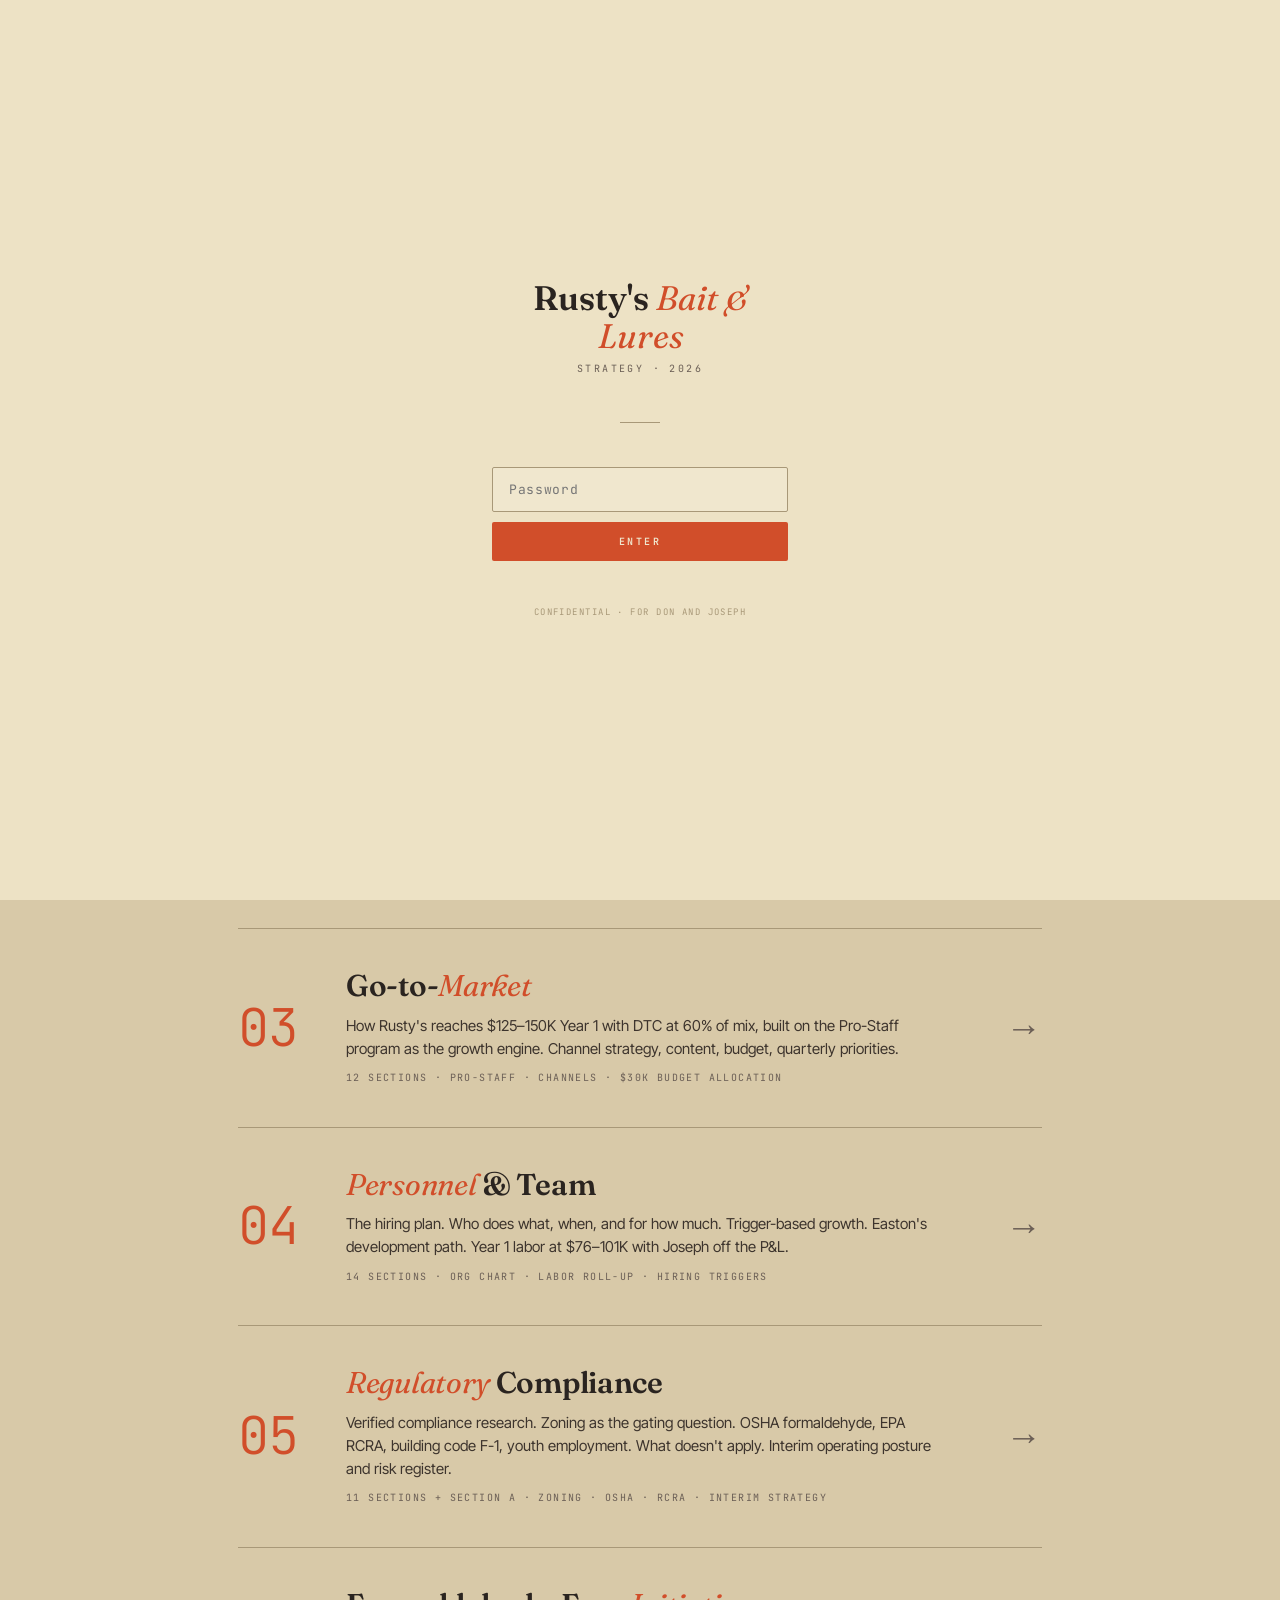
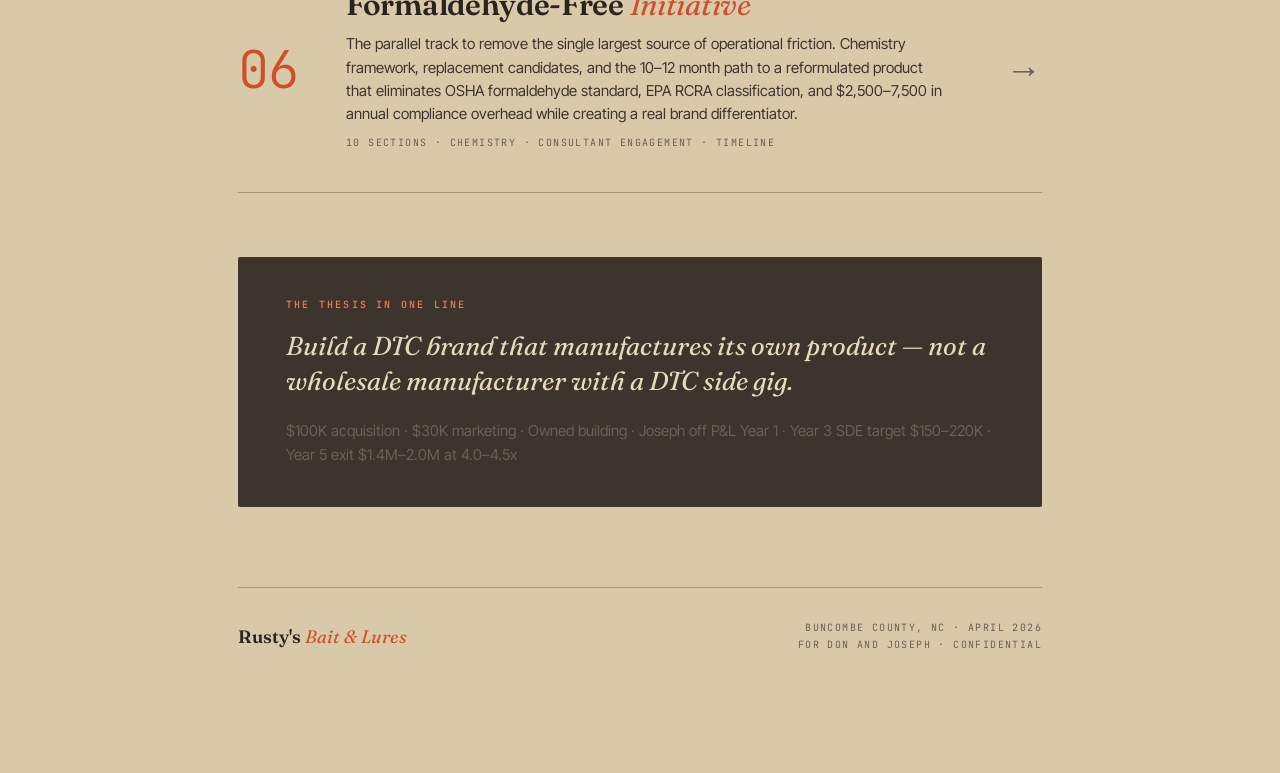
<file: 04-personnel.html>
<!DOCTYPE html>
<html lang="en">
<head>
  <meta charset="UTF-8">
  <script>if(sessionStorage.getItem('rustys_auth')!=='1'){window.location.replace('index.html');}</script>
  <meta name="viewport" content="width=device-width, initial-scale=1.0">
  <title>Personnel &amp; Team — Rusty's Bait &amp; Lures</title>
  <link rel="preconnect" href="https://fonts.googleapis.com">
  <link rel="preconnect" href="https://fonts.gstatic.com" crossorigin>
  <link href="https://fonts.googleapis.com/css2?family=Fraunces:ital,opsz,wght@0,9..144,400..700;1,9..144,400..700&family=Inter+Tight:wght@400;500;600;700&family=JetBrains+Mono:wght@400;500;600&display=swap" rel="stylesheet">
  <link rel="stylesheet" href="style.css">
  <style>
    .layout { max-width: 1220px; margin: 0 auto; }
    .viz { padding: 12px 0 4px; }
    .viz svg { overflow: visible; }
    .trigger-val {
      color: var(--rust);
      font-weight: 600;
    }
    .hiring-card {
      background: var(--kraft-light);
      border: 1px solid var(--kraft-line);
      border-radius: 2px;
      padding: 20px 24px;
      margin-bottom: 12px;
    }
    .hiring-card-label {
      font-family: var(--font-mono);
      font-size: 10px;
      letter-spacing: 0.18em;
      text-transform: uppercase;
      color: var(--rust);
      font-weight: 600;
      margin-bottom: 6px;
      display: block;
    }
    .hiring-card-title {
      font-family: var(--font-display);
      font-size: 18px;
      font-weight: 600;
      color: var(--charcoal);
      margin-bottom: 4px;
    }
    .hiring-card p {
      margin: 4px 0 0;
      font-size: 14px;
      color: var(--charcoal-soft);
    }
    .phase-header {
      font-family: var(--font-mono);
      font-size: 10px;
      letter-spacing: 0.18em;
      text-transform: uppercase;
      color: var(--charcoal-mute);
      font-weight: 600;
      margin-bottom: 4px;
    }
    .dev-table td:first-child {
      font-family: var(--font-mono);
      font-size: 13px;
      color: var(--rust-deep);
      white-space: nowrap;
    }
    .callout-teal {
      background: var(--kraft-light);
      border-left: 4px solid var(--teal);
      padding: 24px 28px;
      margin: 32px 0;
      border-radius: 2px;
    }
    .callout-teal .callout-label {
      color: var(--teal);
    }
    .callout-teal p:last-child { margin-bottom: 0; }
    .two-col-list {
      display: grid;
      grid-template-columns: 1fr 1fr;
      gap: 0 32px;
    }
    @media (max-width: 600px) {
      .two-col-list { grid-template-columns: 1fr; }
    }
  </style>
</head>
<body>
<div class="layout">

  <aside class="sidebar">
    <a href="index.html" style="text-decoration:none;">
      <div class="brand-mark">Rusty's <em>Bait &amp; Lures</em></div>
      <div class="brand-tag">Strategy · 2026</div>
    </a>

    <div class="nav-section">Documents</div>
    <ul class="nav-list">
      <li><a href="01-business.html"><span class="nav-num">01</span> The Business</a></li>
      <li><a href="02-market-and-brand.html"><span class="nav-num">02</span> Market &amp; Brand</a></li>
      <li><a href="03-go-to-market.html"><span class="nav-num">03</span> Go-to-Market</a></li>
      <li><a href="04-personnel.html" class="current"><span class="nav-num">04</span> Personnel</a></li>
      <li><a href="05-regulatory.html"><span class="nav-num">05</span> Regulatory</a></li>
      <li><a href="06-formaldehyde-free.html"><span class="nav-num">06</span> Formaldehyde-Free</a></li>
    </ul>

    <div class="nav-section">On This Page</div>
    <ul class="nav-toc">
      <li><a href="#principle">Operating Principle</a></li>
      <li><a href="#team-map">Team Map — Year 1</a></li>
      <li><a href="#joseph">Joseph — President</a></li>
      <li><a href="#prod-lead">Operations Manager</a></li>
      <li><a href="#prostaff-mgr">Pro-Staff Manager</a></li>
      <li><a href="#easton">Easton — Part-Time</a></li>
      <li><a href="#pt-help">Part-Time Production Help</a></li>
      <li><a href="#creative">Creative &amp; Content Work</a></li>
      <li><a href="#hiring-roadmap">Hiring Roadmap</a></li>
      <li><a href="#labor-rollup">Year 1 Labor Roll-Up</a></li>
      <li><a href="#yr2-3">Year 2 and Year 3 Labor</a></li>
      <li><a href="#easton-dev">Easton's Development Path</a></li>
      <li><a href="#hiring-principles">Hiring Principles</a></li>
      <li><a href="#open-items">Open Items</a></li>
    </ul>
  </aside>

  <main class="content">

    <!-- ======================================================
         DOCUMENT HEADER
         ====================================================== -->
    <header class="doc-header">
      <div class="doc-eyebrow">DOCUMENT 04</div>
      <h1 class="doc-title"><em>Personnel</em> &amp; Team</h1>
      <p class="doc-subtitle">Who does what, how much time, how much cost, when</p>
      <div class="doc-meta">
        <div class="doc-meta-item">
          <span class="doc-meta-label">Prepared for</span>
          <span class="doc-meta-value">Joseph Skinner</span>
        </div>
        <div class="doc-meta-item">
          <span class="doc-meta-label">Updated</span>
          <span class="doc-meta-value">April 2026</span>
        </div>
        <div class="doc-meta-item">
          <span class="doc-meta-label">Team Size Y1</span>
          <span class="doc-meta-value">4 roles</span>
        </div>
      </div>
    </header>


    <!-- ======================================================
         SECTION 1 — OPERATING PRINCIPLE
         ====================================================== -->
    <section id="principle" class="section section-full" style="background:#e6d9bc; border:1px solid #a89878; border-radius:2px; padding:40px; margin-bottom:24px;">
      <span class="section-num">01</span>
      <h2 class="section-title">Operating Principle</h2>

      <p>The previous ownership stalled at $52K because one person can only do so much. We are not making that mistake. But we are also not making the opposite mistake — hiring a full team before revenue supports it and watching Year 1 bleed out.</p>

      <div class="pullquote">Hire for the work that exists, with a clear trigger for the work that's coming.</div>

      <p>Every role has a reason it exists <em>now</em> and a performance trigger for when it scales. No "nice to have" roles in Year 1.</p>

      <div class="callout">
        <span class="callout-label">The Math We're Protecting</span>
        <p>Joseph's comp comes from Don's payroll across construction businesses — not from Rusty's P&amp;L. That keeps Year 1 labor lean: Joseph runs production hands-on through Month 8 (target). A part-time contractor supports production throughout. The Operations Manager comes on board Month 9&ndash;10 when process is stable and documented. Pro-Staff Manager (fractional) and Easton round out the year. Total labor cost to Rusty's P&amp;L: ~$67&ndash;93K.</p>
      </div>
    </section>


    <!-- ======================================================
         SECTION 2 — TEAM MAP
         ====================================================== -->
    <section id="team-map" class="section section-full" style="background:#ede2c5; border:1px solid #a89878; border-radius:2px; padding:40px; margin-bottom:24px;">
      <span class="section-num">02</span>
      <h2 class="section-title">The Team Map (Year 1)</h2>

      <table class="data-table">
        <thead>
          <tr>
            <th>Role</th>
            <th>Status</th>
            <th>Weekly Hours</th>
            <th>Annual Cost</th>
            <th>When</th>
          </tr>
        </thead>
        <tbody>
          <tr>
            <td><strong>President (Joseph)</strong></td>
            <td>Full-time on Don's payroll</td>
            <td>20–30 hrs on Rusty's</td>
            <td class="num">$0 to Rusty's P&amp;L</td>
            <td>Day 1</td>
          </tr>
          <tr>
            <td><strong>Operations Manager</strong></td>
            <td>Full-time W2</td>
            <td>40</td>
            <td class="num">$75–85K ann. (~$29–36K Y1)</td>
            <td>Month 9–10</td>
          </tr>
          <tr>
            <td><strong>Pro-Staff Manager</strong></td>
            <td>Fractional contractor</td>
            <td>10–15</td>
            <td class="num">$18–30K</td>
            <td>Month 2–3</td>
          </tr>
          <tr>
            <td><strong>Easton</strong></td>
            <td>Part-time W2</td>
            <td>10–15 school / 25–30 summer</td>
            <td class="num">~$10–14K</td>
            <td>Day 1</td>
          </tr>
          <tr>
            <td><strong>Part-time Production Contractor</strong></td>
            <td>Contractor (Months 1–8)</td>
            <td>10–25</td>
            <td class="num">$10–13K</td>
            <td>Month 1–8</td>
          </tr>
          <tr class="total">
            <td><strong>Core Team Cost</strong></td>
            <td></td>
            <td></td>
            <td class="num"><strong>~$67–93K Year 1</strong></td>
            <td></td>
          </tr>
        </tbody>
      </table>

      <p>Plus a trimmed contract roster: pro photographer for launch shoot, videographer for launch campaign, PR consultant, specialist designer ad hoc. Joseph handles design, website build, copywriting, and ongoing photography/video in-house Year 1.</p>

      <!-- Figure 01 — Org Evolution -->
      <div class="viz" style="max-width:100%;">
        <div class="viz-title">Figure 01</div>
        <div class="viz-subtitle">Org Evolution — Year 1 → Year 2 → Year 3</div>
        <svg viewBox="0 0 760 320" xmlns="http://www.w3.org/2000/svg" aria-label="Organizational chart showing team structure evolution across Year 1, Year 2, and Year 3">
          <defs>
            <style>
              .svg-mono { font-family: "JetBrains Mono", "Roboto Mono", monospace; }
              .svg-body { font-family: "Inter Tight", "Inter", Arial, sans-serif; }
            </style>
          </defs>

          <!-- ===== YEAR 1 COLUMN ===== -->
          <!-- Header -->
          <text x="120" y="22" text-anchor="middle" class="svg-mono" font-size="11" letter-spacing="3" fill="#6b5f56" font-weight="600">YEAR 1</text>

          <!-- Joseph box -->
          <rect x="40" y="32" width="160" height="44" rx="2" fill="#d14e2a"/>
          <text x="120" y="52" text-anchor="middle" class="svg-body" font-size="10" letter-spacing="1" fill="#f0e7ce" font-weight="600">PRESIDENT</text>
          <text x="120" y="67" text-anchor="middle" class="svg-body" font-size="13" fill="#f0e7ce" font-weight="600">Joseph</text>

          <!-- connector line down from Joseph -->
          <line x1="120" y1="76" x2="120" y2="100" stroke="#a89878" stroke-width="1.5"/>
          <!-- horizontal branch -->
          <line x1="50" y1="100" x2="190" y2="100" stroke="#a89878" stroke-width="1.5"/>

          <!-- Operations Manager -->
          <line x1="50" y1="100" x2="50" y2="116" stroke="#a89878" stroke-width="1.5"/>
          <rect x="22" y="116" width="106" height="44" rx="2" fill="#2a2420"/>
          <text x="75" y="136" text-anchor="middle" class="svg-body" font-size="10" fill="#d8c9a8">Ops</text>
          <text x="75" y="150" text-anchor="middle" class="svg-body" font-size="10" fill="#d8c9a8">Manager</text>

          <!-- Pro-Staff Mgr -->
          <line x1="120" y1="100" x2="120" y2="116" stroke="#a89878" stroke-width="1.5"/>
          <rect x="88" y="116" width="106" height="44" rx="2" fill="#2a2420"/>
          <text x="141" y="136" text-anchor="middle" class="svg-body" font-size="10" fill="#d8c9a8">Pro-Staff</text>
          <text x="141" y="150" text-anchor="middle" class="svg-body" font-size="10" fill="#d8c9a8">Manager</text>
          <text x="141" y="175" text-anchor="middle" class="svg-mono" font-size="9" fill="#d14e2a" letter-spacing="1">FRACTIONAL</text>

          <!-- Easton -->
          <line x1="190" y1="100" x2="190" y2="116" stroke="#a89878" stroke-width="1.5"/>
          <rect x="163" y="116" width="80" height="44" rx="2" fill="#3d342d"/>
          <text x="203" y="136" text-anchor="middle" class="svg-body" font-size="12" fill="#d8c9a8" font-weight="600">Easton</text>
          <text x="203" y="150" text-anchor="middle" class="svg-body" font-size="10" fill="#d8c9a8">Part-time</text>
          <text x="203" y="175" text-anchor="middle" class="svg-mono" font-size="9" fill="#c8b792" letter-spacing="1">PART-TIME</text>

          <!-- ===== YEAR 2 COLUMN ===== -->
          <text x="390" y="22" text-anchor="middle" class="svg-mono" font-size="11" letter-spacing="3" fill="#6b5f56" font-weight="600">YEAR 2</text>

          <rect x="310" y="32" width="160" height="44" rx="2" fill="#d14e2a"/>
          <text x="390" y="52" text-anchor="middle" class="svg-body" font-size="10" letter-spacing="1" fill="#f0e7ce" font-weight="600">PRESIDENT</text>
          <text x="390" y="67" text-anchor="middle" class="svg-body" font-size="13" fill="#f0e7ce" font-weight="600">Joseph</text>

          <line x1="390" y1="76" x2="390" y2="100" stroke="#a89878" stroke-width="1.5"/>
          <line x1="310" y1="100" x2="470" y2="100" stroke="#a89878" stroke-width="1.5"/>

          <!-- Operations Manager Y2 -->
          <line x1="320" y1="100" x2="320" y2="116" stroke="#a89878" stroke-width="1.5"/>
          <rect x="292" y="116" width="110" height="40" rx="2" fill="#2a2420"/>
          <text x="347" y="133" text-anchor="middle" class="svg-body" font-size="10" fill="#d8c9a8">Ops</text>
          <text x="347" y="147" text-anchor="middle" class="svg-body" font-size="10" fill="#d8c9a8">Manager</text>

          <!-- Prod Associate #1 (NEW) -->
          <line x1="347" y1="156" x2="347" y2="170" stroke="#a89878" stroke-width="1.5"/>
          <rect x="292" y="170" width="110" height="40" rx="2" fill="#a63a1e"/>
          <text x="347" y="188" text-anchor="middle" class="svg-body" font-size="9.5" fill="#f0e7ce">Prod. Associate</text>
          <text x="347" y="202" text-anchor="middle" class="svg-body" font-size="9.5" fill="#f0e7ce">#1</text>
          <rect x="395" y="172" width="28" height="14" rx="1" fill="#d14e2a"/>
          <text x="409" y="183" text-anchor="middle" class="svg-mono" font-size="8" fill="#f0e7ce" font-weight="600">NEW</text>

          <!-- Pro-Staff Mgr Y2 -->
          <line x1="390" y1="100" x2="390" y2="116" stroke="#a89878" stroke-width="1.5"/>
          <rect x="353" y="116" width="106" height="40" rx="2" fill="#2a2420"/>
          <text x="406" y="133" text-anchor="middle" class="svg-body" font-size="10" fill="#d8c9a8">Pro-Staff</text>
          <text x="406" y="147" text-anchor="middle" class="svg-body" font-size="10" fill="#d8c9a8">Manager</text>

          <!-- Easton Y2 (less prominent) -->
          <line x1="462" y1="100" x2="462" y2="116" stroke="#a89878" stroke-width="1.5"/>
          <rect x="428" y="116" width="82" height="40" rx="2" fill="#6b5f56"/>
          <text x="469" y="133" text-anchor="middle" class="svg-body" font-size="12" fill="#d8c9a8" font-weight="600">Easton</text>
          <text x="469" y="147" text-anchor="middle" class="svg-body" font-size="9" fill="#c8b792">→ College</text>

          <!-- ===== YEAR 3 COLUMN ===== -->
          <text x="640" y="22" text-anchor="middle" class="svg-mono" font-size="11" letter-spacing="3" fill="#6b5f56" font-weight="600">YEAR 3</text>

          <rect x="560" y="32" width="160" height="44" rx="2" fill="#d14e2a"/>
          <text x="640" y="52" text-anchor="middle" class="svg-body" font-size="10" letter-spacing="1" fill="#f0e7ce" font-weight="600">PRESIDENT</text>
          <text x="640" y="67" text-anchor="middle" class="svg-body" font-size="13" fill="#f0e7ce" font-weight="600">Joseph</text>

          <line x1="640" y1="76" x2="640" y2="100" stroke="#a89878" stroke-width="1.5"/>
          <line x1="565" y1="100" x2="720" y2="100" stroke="#a89878" stroke-width="1.5"/>

          <!-- Ops Manager (promoted) -->
          <line x1="575" y1="100" x2="575" y2="116" stroke="#a89878" stroke-width="1.5"/>
          <rect x="540" y="116" width="118" height="40" rx="2" fill="none" stroke="#2a2420" stroke-width="1.5" stroke-dasharray="5,3"/>
          <text x="599" y="133" text-anchor="middle" class="svg-body" font-size="10" fill="#2a2420" font-weight="600">Ops Manager</text>
          <text x="599" y="147" text-anchor="middle" class="svg-mono" font-size="8" fill="#d14e2a" letter-spacing="1">PROMOTED</text>

          <!-- 2–3 Prod Associates Y3 -->
          <line x1="575" y1="156" x2="575" y2="170" stroke="#a89878" stroke-width="1.5"/>
          <rect x="540" y="170" width="118" height="40" rx="2" fill="#3d342d"/>
          <text x="599" y="188" text-anchor="middle" class="svg-body" font-size="10" fill="#d8c9a8">2–3 Production</text>
          <text x="599" y="202" text-anchor="middle" class="svg-body" font-size="10" fill="#d8c9a8">Associates</text>

          <!-- Pro-Staff Mgr Y3 -->
          <line x1="650" y1="100" x2="650" y2="116" stroke="#a89878" stroke-width="1.5"/>
          <rect x="610" y="116" width="112" height="40" rx="2" fill="#2a2420"/>
          <text x="666" y="133" text-anchor="middle" class="svg-body" font-size="10" fill="#d8c9a8">Pro-Staff</text>
          <text x="666" y="147" text-anchor="middle" class="svg-body" font-size="10" fill="#d8c9a8">Mgr (W2)</text>

          <!-- Content Manager (possible) -->
          <line x1="714" y1="100" x2="714" y2="116" stroke="#a89878" stroke-width="1" stroke-dasharray="4,3"/>
          <rect x="680" y="116" width="72" height="40" rx="2" fill="none" stroke="#a63a1e" stroke-width="1" stroke-dasharray="5,3"/>
          <text x="716" y="131" text-anchor="middle" class="svg-body" font-size="9" fill="#a63a1e">Content</text>
          <text x="716" y="144" text-anchor="middle" class="svg-body" font-size="9" fill="#a63a1e">Manager</text>
          <text x="716" y="168" text-anchor="middle" class="svg-mono" font-size="8" fill="#a63a1e" letter-spacing="1">POSSIBLE</text>

          <!-- Column dividers -->
          <line x1="255" y1="15" x2="255" y2="240" stroke="#a89878" stroke-width="1" stroke-dasharray="4,4"/>
          <line x1="510" y1="15" x2="510" y2="240" stroke="#a89878" stroke-width="1" stroke-dasharray="4,4"/>
        </svg>
        <p class="viz-caption">Reporting lines show direct management within each year. Dashed outlines indicate roles not yet filled or promoted. "POSSIBLE" denotes optional Year 3 addition dependent on program scale.</p>
      </div>

    </section>


    <!-- ======================================================
         SECTION 3 — JOSEPH
         ====================================================== -->
    <section id="joseph" class="section section-full" style="background:#e6d9bc; border:1px solid #a89878; border-radius:2px; padding:40px; margin-bottom:24px;">
      <span class="section-num">03</span>
      <h2 class="section-title">Joseph — President</h2>

      <div class="stat-row">
        <div class="stat-card">
          <div class="stat-label">Hours / Week</div>
          <div class="stat-value">20–30</div>
          <p class="stat-detail">Variable by season and phase. Plan works at 20, not just 30.</p>
        </div>
        <div class="stat-card">
          <div class="stat-label">Cost to P&amp;L</div>
          <div class="stat-value">$0</div>
          <p class="stat-detail">Compensated by Don's construction payroll. Not a Rusty's line item.</p>
        </div>
      </div>

      <div class="callout">
        <span class="callout-label">Comp Structure</span>
        <p>Joseph is paid on Don's construction payroll — not a line item on Rusty's P&amp;L. This materially changes Year 1 labor economics. The business carries full executive leadership at zero incremental cost to the operating budget.</p>
      </div>

      <div class="ornament"><span class="ornament-mark">&#9670;</span></div>

      <h3>Phased Production Role</h3>

      <table class="data-table">
        <thead>
          <tr>
            <th>Phase</th>
            <th>Joseph's Production Involvement</th>
          </tr>
        </thead>
        <tbody>
          <tr>
            <td><strong>Months 1&ndash;4</strong><br /><span style="font-family:'JetBrains Mono',monospace;font-size:10px;color:#6b5f56;">Setup / Build</span></td>
            <td>Fully hands-on in production. Learning every process, catching every failure mode, writing the SOPs. This is not a "stay out of the weeds" phase — it is deliberately in the weeds. No one else is documenting how this product actually gets made.</td>
          </tr>
          <tr>
            <td><strong>Months 5&ndash;8</strong><br /><span style="font-family:'JetBrains Mono',monospace;font-size:10px;color:#6b5f56;">Transition Target</span></td>
            <td>Joseph begins stepping back from production in areas where the process is stable and documented. <strong>Target, not guarantee</strong> — pace set by how well SOPs hold without direct oversight. Brand, marketing, and DTC launch work run in parallel. Part-time contractor fills production hours as Joseph steps back.</td>
          </tr>
          <tr>
            <td><strong>Months 9&ndash;10</strong><br /><span style="font-family:'JetBrains Mono',monospace;font-size:10px;color:#6b5f56;">OM Onboard</span></td>
            <td>Operations Manager starts. Shadow period — Joseph available for questions and QC sign-off but not running production. OM takes increasing ownership through Month 10.</td>
          </tr>
          <tr>
            <td><strong>Month 11+</strong><br /><span style="font-family:'JetBrains Mono',monospace;font-size:10px;color:#6b5f56;">Strategic</span></td>
            <td>Joseph fully out of daily production. Brand, marketing, wholesale, financials, and exit positioning. OM owns the building.</td>
          </tr>
        </tbody>
      </table>

      <h3>What Joseph Owns</h3>
      <div class="two-col-list">
        <ul>
          <li>Brand strategy and creative direction</li>
          <li>All marketing execution and oversight</li>
          <li>Vendor and supplier relationships</li>
          <li>Retail partnerships and wholesale account management</li>
          <li>Pro-Staff Manager oversight and program strategy</li>
        </ul>
        <ul>
          <li>Hiring decisions</li>
          <li>P&amp;L ownership</li>
          <li>Easton's mentorship and development</li>
          <li>Don reporting</li>
          <li>SOP documentation (Months 1&ndash;4)</li>
        </ul>
      </div>

      <h3>What Joseph Owns Day-to-Day by Phase</h3>
      <ul>
        <li><strong>Months 1&ndash;4:</strong> Production (fully), regulatory compliance setup, supplier relationships, brand strategy, SOP writing</li>
        <li><strong>Months 5&ndash;8:</strong> Brand execution, DTC launch, marketing — production decreasing as SOPs stabilize</li>
        <li><strong>Month 9+:</strong> Strategic only — marketing scale, wholesale, financials, exit prep</li>
      </ul>

      <h3>What Joseph Hands Off</h3>
      <ul>
        <li>Hands-on production &mdash; to Operations Manager, Month 9&ndash;10</li>
        <li>Daily fulfillment operations &mdash; to Operations Manager, Month 9&ndash;10</li>
        <li>Daily pro-staff administration &mdash; Pro-Staff Manager handles from Month 2&ndash;3</li>
        <li>Customer service ticket response &mdash; Operations Manager handles from Month 9&ndash;10</li>
        <li>Inventory counting and receiving &mdash; Operations Manager handles from Month 9&ndash;10</li>
      </ul>

    </section>


    <!-- ======================================================
         SECTION 4 — OPERATIONS MANAGER
         ====================================================== -->
    <section id="prod-lead" class="section section-full" style="background:#ede2c5; border:1px solid #a89878; border-radius:2px; padding:40px; margin-bottom:24px;">
      <span class="section-num">04</span>
      <h2 class="section-title">Production &amp; Operations Manager</h2>

      <div class="stat-row">
        <div class="stat-card">
          <div class="stat-label">Status</div>
          <div class="stat-value" style="font-size:22px;">Full-time W2</div>
          <p class="stat-detail">Reports directly to Joseph.</p>
        </div>
        <div class="stat-card">
          <div class="stat-label">Search Begins</div>
          <div class="stat-value" style="font-size:22px;">Mo. 6&ndash;7</div>
          <p class="stat-detail">Open market posting. Start target: Month 9&ndash;10.</p>
        </div>
        <div class="stat-card">
          <div class="stat-label">Compensation</div>
          <div class="stat-value" style="font-size:22px;">$75–85K</div>
          <p class="stat-detail">Annualized base. ~$29&ndash;36K cost to Y1 P&amp;L (3.5 months).</p>
        </div>
        <div class="stat-card">
          <div class="stat-label">Start / Shadow</div>
          <div class="stat-value" style="font-size:22px;">Mo. 9&ndash;10</div>
          <p class="stat-detail">Shadow period with Joseph. Full ownership Month 11.</p>
        </div>
      </div>

      <div class="callout">
        <span class="callout-label">Why Month 9&ndash;10 and Not Month 3</span>
        <p>The original plan had this hire in Month 3. That was wrong. Handing production to someone new in Month 3 means handing them a process that isn't fully documented, that Joseph hasn't deeply learned, and that no one has run at real volume yet. The right sequence is: Joseph builds the process and documents it (Months 1&ndash;8), then hands it to someone qualified enough to own it outright. That person starts in Month 9&ndash;10 with a real SOP library and a working production process, not a pile of unknowns.</p>
      </div>

      <div class="ornament"><span class="ornament-mark">&#9670;</span></div>

      <h3>What the Role Owns</h3>
      <ul>
        <li>Daily production — mixing, formulating, batching, QC</li>
        <li>Packaging and fulfillment — orders out the door</li>
        <li>Inventory management and reorder triggers</li>
        <li>Equipment operation and maintenance</li>
        <li>Compliance oversight — formaldehyde handling, NC food manufacturing standards</li>
        <li>Safety and SOP execution</li>
        <li>Supervision of Easton during production hours (Year 1)</li>
        <li>Supervision of Production Associates as team scales (Year 2+)</li>
      </ul>

      <h3>This Is Not an Entry-Level Role</h3>
      <p>The comp reflects the scope. Someone at $75&ndash;85K annualized is expected to own the operations function with minimal hand-holding — not to be trained on what "production management" means. They take the SOPs Joseph wrote and run them. They identify where the SOPs are wrong and fix them. They manage Easton, later manage associates. They are the person who makes the building work when Joseph isn't in it.</p>
      <p>Paying $50&ndash;60K gets a production worker who needs a manager. Paying $75&ndash;85K gets the manager. At Year 1 volumes, we need the manager — not another set of hands.</p>

      <h3>Compensation Structure</h3>
      <table class="data-table">
        <thead>
          <tr>
            <th>Phase</th>
            <th>Base</th>
            <th>Notes</th>
          </tr>
        </thead>
        <tbody>
          <tr>
            <td><strong>Year 1 (Months 9&ndash;12)</strong></td>
            <td class="num">$75&ndash;85K ann.</td>
            <td>~$29&ndash;36K cost to Y1 P&amp;L at 3.5 months</td>
          </tr>
          <tr>
            <td><strong>Year 2</strong></td>
            <td class="num">$75&ndash;85K + bonus</td>
            <td>Volume and quality bonuses per working draft below</td>
          </tr>
          <tr>
            <td><strong>Year 3 / Exit</strong></td>
            <td class="num">$80&ndash;95K + transaction bonus</td>
            <td>If business exits: 1&ndash;2% of sale price as transaction bonus. Retains through closing.</td>
          </tr>
        </tbody>
      </table>

      <h3>Bonus Structure (Working Draft)</h3>
      <ul>
        <li><strong>Volume:</strong> Bonus when monthly unit output hits a consistent threshold</li>
        <li><strong>Quality:</strong> Tied to customer complaint rate and QC metrics</li>
        <li><strong>Growth:</strong> When role expands to managing a team of 2&ndash;4 associates, base moves to $80&ndash;95K</li>
        <li><strong>Transaction bonus:</strong> 1&ndash;2% of sale price upon business exit. Reflects the contribution an operations owner makes to business value and keeps the right person in place through closing.</li>
      </ul>

      <h3>Candidate Profile</h3>
      <ul>
        <li>Food manufacturing or industrial production background &mdash; 3&ndash;7 years</li>
        <li>Has managed a production function before, not just worked in one</li>
        <li>Detail-oriented, safety-conscious, comfortable with compliance documentation</li>
        <li>Comfortable with physical work and a variable task list</li>
        <li>Growth-oriented &mdash; sees this as a functional ownership role, not a job</li>
        <li>Stable enough in life to stick around 2&ndash;3 years through an exit event</li>
      </ul>

      <h3>Search Strategy</h3>
      <p>Open market. Search begins Month 6&ndash;7 to allow adequate lead time for Month 9&ndash;10 start. This role is not built around any individual currently in the picture — the spec is written for the best available candidate.</p>

      <div class="callout">
        <span class="callout-label">Year 2&ndash;3 Expansion</span>
        <p>Year 2: OM takes full ownership of production, fulfillment, and Easton replacement hires. Likely managing 1 Production Associate. Base moves to $80&ndash;95K range at that team size.<br /><br />Year 3: Operations running independently of Joseph. OM is effectively the COO-equivalent for an exit-ready business. Transaction bonus terms (1&ndash;2% of sale price) create alignment between OM incentives and ownership's exit goals.</p>
      </div>
    </section>


    <!-- ======================================================
         SECTION 5 — PRO-STAFF MANAGER
         ====================================================== -->
    <section id="prostaff-mgr" class="section section-full" style="background:#e6d9bc; border:1px solid #a89878; border-radius:2px; padding:40px; margin-bottom:24px;">
      <span class="section-num">05</span>
      <h2 class="section-title">Pro-Staff Manager</h2>

      <div class="stat-row">
        <div class="stat-card">
          <div class="stat-label">Status Y1</div>
          <div class="stat-value" style="font-size:18px;">Fractional</div>
          <p class="stat-detail">Contractor with path to part-time W2 if program scales.</p>
        </div>
        <div class="stat-card">
          <div class="stat-label">Weekly Hours</div>
          <div class="stat-value">10–15</div>
          <p class="stat-detail">Scales with program growth.</p>
        </div>
        <div class="stat-card">
          <div class="stat-label">Compensation</div>
          <div class="stat-value" style="font-size:18px;">$1.5–2.5K/mo</div>
          <p class="stat-detail">$18–30K annualized depending on scope.</p>
        </div>
        <div class="stat-card">
          <div class="stat-label">Hire Timing</div>
          <div class="stat-value" style="font-size:22px;">Mo. 2–3</div>
          <p class="stat-detail">Conversations Month 2–3. Ideal start Month 3–4.</p>
        </div>
      </div>

      <h3>Candidate Engagement Status</h3>
      <p>A specific candidate from Joseph&rsquo;s network has confirmed interest in principle. His condition: product quality needs to be real before he commits publicly to the brand. This is the right posture &mdash; he&rsquo;ll be on camera with the product, recommending it to other creators, putting his name behind it. If the product isn&rsquo;t good, it costs him credibility with his own audience.</p>

      <p>The candidate brings something rare in the pro-staff manager profile: firsthand experience at a preserved bait company. He left that prior role because of product quality issues and specifically flagged formaldehyde as the category problem to solve.</p>

      <ul>
        <li>He knows what bad looks like in this category &mdash; most pro-staff candidates don&rsquo;t</li>
        <li>He has credibility when he says Rusty&rsquo;s product is good, because he&rsquo;s been the guy walking away from bad product</li>
        <li>He&rsquo;s motivated by the quality upside, not just the creator economy angle</li>
        <li>The formaldehyde-free initiative aligns with why he left the prior company &mdash; making it a recruiting advantage, not just a regulatory and brand play</li>
      </ul>

      <p>Compensation has not been discussed. Both sides are still evaluating fit. When the comp conversation happens, it fits within the existing framework: $15&ndash;25K fractional engagement with room for performance-tied structure (content output, pro-staff tier recruitment, audience growth).</p>

      <p><strong>Backup plan:</strong> If the engagement doesn&rsquo;t progress, Joseph absorbs the function for Months 1&ndash;6, then hires fresh in Q3. Delays full pro-staff activation by one quarter &mdash; not fatal.</p>

      <div class="ornament"><span class="ornament-mark">&#9670;</span></div>

      <h3>What the Role Owns</h3>
      <ul>
        <li>Pro-Staff and Field Staff recruitment, vetting, and relationship management</li>
        <li>Contract administration and compliance tracking (content cadence, tagging, tournament attendance)</li>
        <li>Content coordination and approvals</li>
        <li>Affiliate program management — codes, attribution, payouts</li>
        <li>Ambassador program (Month 6+)</li>
        <li>Community engagement in Facebook groups and forums</li>
        <li>Tournament sponsorship coordination where pro-staff are involved</li>
        <li>Monthly reporting on program performance</li>
      </ul>

      <h3>What the Role Does Not Own</h3>
      <ul>
        <li>Final creative direction — Joseph's call</li>
        <li>Contract approvals above a set dollar threshold — Joseph approves</li>
        <li>Brand voice or messaging strategy — Joseph's call</li>
      </ul>

      <div class="callout" style="border-left-color: var(--teal);">
        <span class="callout-label" style="color: var(--teal);">Recruiting Note — Formaldehyde-Free as Advantage</span>
        <p>The formaldehyde-free initiative (Document 06) is a recruiting advantage for pro-staff and field staff beyond this candidate. Category-experienced creators know the handling and quality issues of formaldehyde-based preserved bait. A product on a credible path away from formaldehyde is an easier &ldquo;yes.&rdquo; Use this framing in future pro-staff and field staff recruiting conversations across all three tiers.</p>
      </div>

      <div class="callout">
        <span class="callout-label">Scaling Trigger</span>
        <p>If by Month 12 the program has grown to 30+ active creators and the administrative load exceeds fractional hours, the role moves to part-time W2 at $35–45K, potentially toward full-time by Year 2.</p>
      </div>
    </section>


    <!-- ======================================================
         SECTION 6 — EASTON
         ====================================================== -->
    <section id="easton" class="section section-full" style="background:#ede2c5; border:1px solid #a89878; border-radius:2px; padding:40px; margin-bottom:24px;">
      <span class="section-num">06</span>
      <h2 class="section-title">Easton — Part-Time</h2>

      <div class="stat-row">
        <div class="stat-card">
          <div class="stat-label">Status</div>
          <div class="stat-value" style="font-size:18px;">Part-time W2</div>
          <p class="stat-detail">Starts Day 1. Reports to Joseph for mentorship, Ops Manager (Month 9+) for daily work supervision.</p>
        </div>
        <div class="stat-card">
          <div class="stat-label">Hours</div>
          <div class="stat-value" style="font-size:18px;">10–30</div>
          <p class="stat-detail">10–15 school year / 25–30 summer.</p>
        </div>
        <div class="stat-card">
          <div class="stat-label">Wage</div>
          <div class="stat-value" style="font-size:18px;">$15–16/hr</div>
          <p class="stat-detail">High end of NC part-time market for his age and work type. Don to confirm.</p>
        </div>
        <div class="stat-card">
          <div class="stat-label">Annual Cost</div>
          <div class="stat-value" style="font-size:18px;">$10–14K</div>
          <p class="stat-detail">Depending on school year vs. summer mix.</p>
        </div>
      </div>

      <h3>What Easton Actually Does</h3>

      <div class="callout">
        <span class="callout-label">Months 5&ndash;8 — Expanded Scope</span>
        <p>As DTC volume ramps and Joseph begins transitioning out of daily production, Easton's role expands in kind. More fulfillment volume means more time on packing and shipping. More inventory throughput means more FIFO rotation, receiving, and counting. More admin as the business gets busier means more order processing and data entry. All of this stays within Zone A — no new regulated tasks, no expansion into production responsibility. The scope grows, the legal framework stays the same.</p>
      </div>

      <h4>Production and Fulfillment (Primary)</h4>
      <ul>
        <li>Batch production assistance under Lead/OM supervision</li>
        <li>Packaging and labeling</li>
        <li>Order fulfillment — pack, label, ship</li>
        <li>Inventory counting and receiving</li>
        <li>Facility organization and cleanup</li>
      </ul>

      <h4>Content Capture (Secondary — High Value)</h4>
      <ul>
        <li>He loves to fish and is an avid outdoorsman. This is gold.</li>
        <li>Fishing trips with Rusty's product become authentic content — not forced, not promotional</li>
        <li>Photo and video capture at the water — catches, rigging, on-the-bank usage</li>
        <li>Social media content contribution with oversight for brand voice</li>
        <li>Field testing new formulations and providing feedback as a real target-demo user</li>
      </ul>

      <div class="callout-teal">
        <span class="callout-label">Why This Works</span>
        <p>Paying market rate changes the relationship from "owner's kid hanging around" to "employee with accountability and a development path." He has to show up on time, do the work, take feedback like any other employee. That's the real lesson in how a business actually runs.</p>
        <p>A 16-year-old avid outdoorsman posting real catch content with Rusty's is exactly the kind of authentic audience-facing material the brand strategy calls for. Zero creator acquisition cost. Real audience perspective in product feedback.</p>
      </div>

      <h3>Legal Employment Framework — Zone A Only</h3>

      <p>Easton's scope is governed by <strong>NC Wage and Hour Act (NCGS § 95-25.5)</strong>, <strong>FLSA Hazardous Orders</strong>, the <strong>NC Detrimental Occupations list</strong>, and <strong>OSHA 29 CFR 1910.1048</strong> (the formaldehyde standard). Because formaldehyde is present in the facility, his employment is more restricted than a typical 16-year-old retail or warehouse job. The framework is clear — it just requires documentation and zone discipline.</p>

      <div style="display:grid; grid-template-columns:1fr 1fr; gap:16px; margin:20px 0 24px;">
        <div style="background:var(--kraft-light); border-left:4px solid #3d6670; padding:18px 20px; border-radius:2px;">
          <div style="font-family:var(--font-mono); font-size:10px; letter-spacing:0.15em; text-transform:uppercase; color:#3d6670; font-weight:700; margin-bottom:10px;">Zone A — What He Does</div>
          <ul style="font-size:13px; margin:0; padding-left:16px; line-height:1.8; color:var(--charcoal);">
            <li>Office, admin, order processing</li>
            <li>Packaging and labeling (sealed goods)</li>
            <li>Inventory, FIFO rotation (dry goods)</li>
            <li>Content capture — photo/video</li>
            <li>Social media and marketing support</li>
            <li>Product field testing (fishing trips)</li>
            <li>Facility org and cleanup (non-production areas)</li>
          </ul>
        </div>
        <div style="background:#fff8f5; border-left:4px solid var(--rust); padding:18px 20px; border-radius:2px;">
          <div style="font-family:var(--font-mono); font-size:10px; letter-spacing:0.15em; text-transform:uppercase; color:var(--rust); font-weight:700; margin-bottom:10px;">Zone B — Firm Prohibitions</div>
          <ul style="font-size:13px; margin:0; padding-left:16px; line-height:1.8; color:var(--charcoal);">
            <li>Formaldehyde handling — no exceptions</li>
            <li>Active production zone at ≥0.5 ppm</li>
            <li>Forklift / Komatsu FG25C operation</li>
            <li>Any respirator-required tasks</li>
            <li>Confined space entry</li>
            <li>Batch production responsibility</li>
          </ul>
        </div>
      </div>

      <p style="font-size:13px; color:var(--charcoal-soft);">A <strong>Youth Employment Certificate</strong> must be obtained from NC DOL (1-800-625-2267) before his first day — required by NCGS § 95-25.5. A written job description documenting his scope and restrictions must be signed before work begins. <strong>Operations Manager is responsible for zone enforcement</strong> — this is not Easton's job to manage.</p>

      <div class="callout">
        <span class="callout-label">Full Framework</span>
        <p style="margin:0;">Complete legal citations, zone definitions, documentation checklist, and prohibited tasks with citations: see <a href="05-regulatory.html#youth-employment"><strong>Regulatory Doc — Section 04: Youth Employment</strong></a>.</p>
      </div>

      <h3>What Easton Does Not Do</h3>
      <ul>
        <li>Formaldehyde handling — OSHA 29 CFR 1910.1048 / NC Detrimental Occupations, no exceptions</li>
        <li>Forklift or powered industrial vehicle operation — FLSA Hazardous Order #7, no exceptions under 18</li>
        <li>Any task requiring a respirator — NC Detrimental Occupation #9</li>
        <li>Active production zone when formaldehyde operations are running — OSHA 29 CFR 1910.1048 Action Level (0.5 ppm)</li>
        <li>Supplier negotiations or contract decisions</li>
        <li>Any money decisions — purchasing, AR, payroll</li>
        <li>Difficult customer situations or complaint handling</li>
        <li>Hiring involvement — can observe, not participate</li>
      </ul>

      <h3>College Consideration</h3>
      <p>Easton heads to college in roughly 2 years. The plan accounts for him being far less available starting late Year 2. He is not the hire we build around. He is a genuinely useful set of hands now and a development investment for Don.</p>
    </section>


    <!-- ======================================================
         SECTION 7 — PART-TIME PRODUCTION HELP
         ====================================================== -->
    <section id="pt-help" class="section section-full" style="background:#e6d9bc; border:1px solid #a89878; border-radius:2px; padding:40px; margin-bottom:24px;">
      <span class="section-num">07</span>
      <h2 class="section-title">Part-Time Production Contractor</h2>

      <div class="stat-row">
        <div class="stat-card">
          <div class="stat-label">Duration</div>
          <div class="stat-value" style="font-size:18px;">Mo. 1–8</div>
          <p class="stat-detail">Fixed end-date communicated at hire. Phases out when OM starts Month 9&ndash;10.</p>
        </div>
        <div class="stat-card">
          <div class="stat-label">Hours / Week</div>
          <div class="stat-value" style="font-size:18px;">10–25</div>
          <p class="stat-detail">Lighter Months 1&ndash;4. Flexes up Months 5&ndash;8 as Joseph steps back from production.</p>
        </div>
        <div class="stat-card">
          <div class="stat-label">Rate</div>
          <div class="stat-value" style="font-size:18px;">$15–18/hr</div>
          <p class="stat-detail">~$600–1,800/month depending on hours and phase.</p>
        </div>
        <div class="stat-card">
          <div class="stat-label">Total Cost</div>
          <div class="stat-value" style="font-size:18px;">$10–13K</div>
          <p class="stat-detail">Across 8 months. See payroll path note below.</p>
        </div>
      </div>

      <p>Production support for the full Joseph-in-production phase. Covers capacity so Joseph is never the sole set of hands — especially during Months 5&ndash;8 when Joseph is running DTC launch work alongside production and actively stepping back from repetitive tasks where the process is stable.</p>

      <div class="callout-teal">
        <span class="callout-label">Preferred Payroll Path — Don's Construction Company</span>
        <p>The preferred arrangement is for the contractor to be employed by Don's construction company and billed to Rusty's as a service, rather than Rusty's carrying a direct W2 or 1099. This keeps the Rusty's P&amp;L line item at the lower end of the range and simplifies Rusty's employer obligations for a temporary role. If this path is available, it is the default.</p>
        <p><strong>Fallback:</strong> Open hire on Rusty's P&amp;L as a 1099 contractor. Either way, the role has a defined end-date communicated at hire — Month 8 target, with potential for earlier exit if OM is ready sooner.</p>
      </div>

      <h3>What the Contractor Does</h3>
      <ul>
        <li>Batch production assistance under Joseph's direct supervision (Months 1&ndash;4)</li>
        <li>Packaging, labeling, and order fulfillment</li>
        <li>Inventory counting and receiving</li>
        <li>Facility organization and cleanup</li>
        <li>Increasing production ownership as Joseph steps back (Months 5&ndash;8), always under Joseph's oversight</li>
      </ul>

      <h3>What the Contractor Does Not Do</h3>
      <ul>
        <li>Formaldehyde formulation decisions — Joseph owns those through Month 8</li>
        <li>Unsupervised production of any batch involving regulated chemicals</li>
        <li>Any task requiring a respirator without completing OSHA-required formaldehyde training first — see Regulatory doc</li>
      </ul>

      <div class="callout">
        <span class="callout-label">OSHA Training Requirement</span>
        <p>Regardless of payroll arrangement, any contractor with potential formaldehyde exposure must complete OSHA 29 CFR 1910.1048 formaldehyde training before beginning production work. Employer-of-record does not change the training obligation. NC DOL OSH Consultative Services (919-807-2899) can provide this at no cost.</p>
      </div>
    </section>


    <!-- ======================================================
         SECTION 8 — CREATIVE & CONTENT WORK
         ====================================================== -->
    <section id="creative" class="section section-full" style="background:#ede2c5; border:1px solid #a89878; border-radius:2px; padding:40px; margin-bottom:24px;">
      <span class="section-num">08</span>
      <h2 class="section-title">Creative &amp; Content Work</h2>

      <p>Joseph is handling the majority of design, photography, development, and copywriting in-house during Year 1. This is a meaningful cost avoidance — roughly <strong>$25–35K of contract work absorbed</strong> into his existing time commitment.</p>

      <h3>What Joseph Owns In-House</h3>
      <ul>
        <li><strong>Brand identity direction and execution</strong> — logo development, visual system, brand guidelines. May still engage a contract illustrator for specific assets if the work exceeds his tools.</li>
        <li><strong>Website build</strong> — Shopify store configuration, theme customization, product pages, basic store setup.</li>
        <li><strong>Copywriting</strong> — site copy, product descriptions, email flows, blog posts, ad copy.</li>
        <li><strong>Photography</strong> — product and lifestyle using existing equipment or iPhone 15 Pro. Product shots, behind-the-scenes, in-use content with Easton fishing.</li>
        <li><strong>Video (basic)</strong> — short-form content for social, simple product videos, ad creative.</li>
      </ul>

      <h3>What Still Needs Contract Support</h3>

      <table class="data-table">
        <thead>
          <tr>
            <th>Role</th>
            <th>When</th>
            <th>Cost</th>
            <th>Purpose</th>
          </tr>
        </thead>
        <tbody>
          <tr>
            <td><strong>Pro photographer</strong></td>
            <td>Month 4–5</td>
            <td class="num">$1–2K</td>
            <td>Hero product photography for website and packaging. One-time professional shoot for lasting brand assets.</td>
          </tr>
          <tr>
            <td><strong>Videographer</strong></td>
            <td>Month 5–6</td>
            <td class="num">$1–2K</td>
            <td>One or two key launch videos. After launch, Joseph + pro-staff handle ongoing video.</td>
          </tr>
          <tr>
            <td><strong>PR consultant</strong></td>
            <td>Month 6–8</td>
            <td class="num">$2–4K</td>
            <td>Launch PR push. Joseph can write pitches but doesn't have the media relationships a consultant brings.</td>
          </tr>
          <tr>
            <td><strong>Specialist designer</strong></td>
            <td>Year 1 ad hoc</td>
            <td class="num">$2–3K</td>
            <td>Packaging illustration, custom mark work, anything outside Joseph's tool set.</td>
          </tr>
          <tr class="total">
            <td><strong>Total contract roster Year 1</strong></td>
            <td></td>
            <td class="num"><strong>~$6–11K</strong></td>
            <td>Down from original $26–40K estimate.</td>
          </tr>
        </tbody>
      </table>

      <h3>Trade-Off Awareness</h3>
      <ul>
        <li><strong>Time.</strong> If 8–10 of Joseph's 20–30 hours go to design and website work in Months 3–5, something else gets shorted — likely strategic brand work, pro-staff program development, or retail relationships.</li>
        <li><strong>Quality ceiling.</strong> A specialist designer or photographer might produce work 20–30% better in ways customers perceive. The question is whether that incremental quality drives enough revenue to justify $15–25K in Year 1 contract costs. Probably not at this scale.</li>
        <li><strong>When to hand it off.</strong> Year 2–3, when the business can sustain $30–40K/year in contract creative work without hurting P&amp;L, execution moves to contractors or a hire. The marker is revenue, not preference.</li>
      </ul>

      <div class="callout">
        <span class="callout-label">The Upside</span>
        <p>Joseph owning creative through launch means the brand voice is consistent, tightly held, and not filtered through third parties who don't know the audience. The $15–25K in savings either goes to profit (better exit position), gets redeployed to the pro-staff program or paid media, or offsets the higher Operations Manager salary.</p>
      </div>
    </section>


    <!-- ======================================================
         SECTION 9 — HIRING ROADMAP
         ====================================================== -->
    <section id="hiring-roadmap" class="section section-full" style="background:#e6d9bc; border:1px solid #a89878; border-radius:2px; padding:40px; margin-bottom:24px;">
      <span class="section-num">09</span>
      <h2 class="section-title">Hiring Roadmap</h2>

      <h3>Year 1</h3>

      <div class="hiring-card">
        <span class="hiring-card-label">Month 1</span>
        <div class="hiring-card-title">Joseph starts. Easton starts. Part-time production contractor hired (preferred: Don's payroll).</div>
      </div>

      <div class="hiring-card">
        <span class="hiring-card-label">Month 2–3</span>
        <div class="hiring-card-title">Pro-Staff Manager conversations begin. SOP documentation underway. Joseph hands-on in production.</div>
      </div>

      <div class="hiring-card">
        <span class="hiring-card-label">Month 5–6</span>
        <div class="hiring-card-title">Soft launch Month 5. DTC launch Month 6. Core operating team: Joseph (production + brand), Pro-Staff Manager (fractional), Easton, contractor.</div>
      </div>

      <div class="hiring-card">
        <span class="hiring-card-label">Month 6–7</span>
        <div class="hiring-card-title">Begin Operations Manager search. Open market. Target start Month 9–10.</div>
      </div>

      <div class="hiring-card" style="border-left: 3px solid var(--rust);">
        <span class="hiring-card-label" style="color: var(--rust);">Month 9–10 — Operations Manager Starts</span>
        <div class="hiring-card-title">OM shadow period begins. Contractor phases out as OM comes up to speed. Joseph transitions out of production. Month 11: Joseph fully strategic.</div>
      </div>

      <div class="hiring-card">
        <span class="hiring-card-label">Month 12</span>
        <div class="hiring-card-title">Year 1 performance review. Contract renewals, compensation adjustments, role evaluations. Pro-Staff Manager evaluated for scope increase. OM established in full ownership of operations.</div>
      </div>

      <div class="ornament"><span class="ornament-mark">&#9670;</span></div>

      <h3>Year 2</h3>

      <div class="hiring-card" style="border-left: 3px solid var(--rust);">
        <span class="hiring-card-label" style="color: var(--rust);">Month 12–14 — Trigger: 200+ orders/month for 2 months</span>
        <div class="hiring-card-title">Production Associate #1 hired at $30–35K full-time. Reports to Operations Manager. Capacity: team handles 500–800 orders/month.</div>
      </div>

      <div class="hiring-card" style="border-left: 3px solid var(--rust);">
        <span class="hiring-card-label" style="color: var(--rust);">Month 14–16 — Trigger: 400+ orders/month sustained</span>
        <div class="hiring-card-title">Production Associate #2 hired at $30–35K. Ops Manager now managing a small team.</div>
      </div>

      <div class="hiring-card">
        <span class="hiring-card-label">Month 18–24</span>
        <div class="hiring-card-title">Pro-Staff Manager likely to part-time W2 at $35–45K if program warrants.</div>
        <p>Year 2 team size: 5–6 people (Joseph, Ops Manager, 2–3 Associates, Pro-Staff Manager, Easton if still available).</p>
      </div>

      <div class="ornament"><span class="ornament-mark">&#9670;</span></div>

      <h3>Year 3</h3>
      <p>Team stabilizes at 5–7 people. Ops Manager fully owns production. Pro-Staff program running mature. Joseph is strategic, working on growth and exit prep.</p>
      <p><strong>Possible additions Year 3:</strong></p>
      <ul>
        <li>Community/Content Manager at $40–50K if pro-staff manager role splits</li>
        <li>Part-time admin/finance if bookkeeping volume warrants — $15–25K</li>
      </ul>

      <!-- Figure 04 — Hiring Trigger Table -->
      <div class="viz">
        <div class="viz-title">Figure 04</div>
        <div class="viz-subtitle">Hiring Trigger Table</div>
        <table class="data-table">
          <thead>
            <tr>
              <th>Role</th>
              <th>Trigger</th>
              <th>Expected Timing</th>
              <th>Role Scope</th>
            </tr>
          </thead>
          <tbody>
            <tr>
              <td><strong>Operations Manager</strong></td>
              <td><span class="trigger-val">Process stable and documented; Joseph ready to hand off</span></td>
              <td>Month 9–10</td>
              <td>Full operational ownership of production, fulfillment, compliance, inventory</td>
            </tr>
            <tr>
              <td><strong>Pro-Staff Manager (fractional)</strong></td>
              <td><span class="trigger-val">Launch requires active creator program</span></td>
              <td>Month 2–3</td>
              <td>Recruit, manage, and report on all pro-staff and ambassador relationships</td>
            </tr>
            <tr>
              <td><strong>Production Associate #1</strong></td>
              <td><span class="trigger-val">200+ orders/month for 2 consecutive months</span></td>
              <td>Month 12–14</td>
              <td>Production and fulfillment support under Operations Manager supervision</td>
            </tr>
            <tr>
              <td><strong>Production Associate #2</strong></td>
              <td><span class="trigger-val">400+ orders/month sustained</span></td>
              <td>Month 14–16</td>
              <td>Second production line support; team now handles 800+ orders/month</td>
            </tr>
            <tr>
              <td><strong>Pro-Staff Mgr to W2</strong></td>
              <td><span class="trigger-val">30+ active creators, load exceeds fractional</span></td>
              <td>Month 12–18</td>
              <td>Part-time W2 at $35–45K with path to full-time Year 2</td>
            </tr>
          </tbody>
        </table>
        <p class="viz-caption">Trigger column values are decision points — not calendar dates. No trigger fires, no hire moves.</p>
      </div>
    </section>


    <!-- ======================================================
         SECTION 10 — YEAR 1 LABOR COST ROLL-UP
         ====================================================== -->
    <section id="labor-rollup" class="section section-full" style="background:#ede2c5; border:1px solid #a89878; border-radius:2px; padding:40px; margin-bottom:24px;">
      <span class="section-num">10</span>
      <h2 class="section-title">Year 1 Labor Cost Roll-Up</h2>

      <!-- Figure 03 — Year 1 Labor Roll-Up Table -->
      <div class="viz">
        <div class="viz-title">Figure 03</div>
        <div class="viz-subtitle">Year 1 Labor Cost Roll-Up — Base Case (Realistic)</div>
        <table class="data-table">
          <thead>
            <tr>
              <th>Role</th>
              <th>Notes</th>
              <th class="num">Amount</th>
            </tr>
          </thead>
          <tbody>
            <tr>
              <td><strong>Joseph</strong></td>
              <td>Covered by Don's construction payroll</td>
              <td class="num">$0</td>
            </tr>
            <tr>
              <td><strong>Operations Manager</strong></td>
              <td>Months 9–12, ~3.5 months ($75–85K annualized)</td>
              <td class="num">$29–36K</td>
            </tr>
            <tr>
              <td><strong>Pro-Staff Manager</strong></td>
              <td>Months 3–12, fractional 10 months</td>
              <td class="num">$15–25K</td>
            </tr>
            <tr>
              <td><strong>Easton</strong></td>
              <td>12 months, mixed hours</td>
              <td class="num">$10–14K</td>
            </tr>
            <tr>
              <td><strong>Part-time production contractor</strong></td>
              <td>Months 1–8 (preferred: Don's payroll)</td>
              <td class="num">$10–13K</td>
            </tr>
            <tr>
              <td><strong>Production Associate #1</strong></td>
              <td>Month 12–14 trigger — likely Year 2</td>
              <td class="num">$0 Y1</td>
            </tr>
            <tr class="total">
              <td><strong>Total Year 1 Labor</strong></td>
              <td></td>
              <td class="num"><strong>$64–88K</strong></td>
            </tr>
          </tbody>
        </table>
      </div>

      <p>This sits inside the Year 1 operating budget from the financial model. Against $125–150K revenue at 70% gross margin ($88–105K gross profit), labor is the biggest cost. When we add the $30K marketing envelope, utilities, insurance, software, supplies ($20–25K combined), we land near break-even to &minus;$10K. Tight but survivable — which is what Don signed up for. The later OM start date and longer contractor window shift the cost structure meaningfully from the original plan.</p>

      <h3>P&amp;L Protective Moves</h3>
      <ul>
        <li>If revenue comes in at the low end ($125K), delay Production Associate #1 to Month 12 instead of Month 10 — saves roughly $5K</li>
        <li>If Pro-Staff Manager can't negotiate to the lower end ($1,500/month), work at $2,000/month with clear performance triggers</li>
        <li>Easton's summer hours are flexible — if the business is strapped for cash, his hours can flex down without drama</li>
      </ul>
    </section>


    <!-- ======================================================
         SECTION 11 — YEAR 2 AND YEAR 3 LABOR
         ====================================================== -->
    <section id="yr2-3" class="section section-full" style="background:#e6d9bc; border:1px solid #a89878; border-radius:2px; padding:40px; margin-bottom:24px;">
      <span class="section-num">11</span>
      <h2 class="section-title">Year 2 and Year 3 Labor</h2>

      <h3>Year 2 (Estimated $225–275K Revenue)</h3>

      <table class="data-table">
        <thead>
          <tr>
            <th>Line Item</th>
            <th class="num">Amount</th>
          </tr>
        </thead>
        <tbody>
          <tr>
            <td><strong>Joseph</strong> — still Don's payroll</td>
            <td class="num">$0</td>
          </tr>
          <tr>
            <td><strong>Operations Manager</strong> — full year, with raise</td>
            <td class="num">$55–65K</td>
          </tr>
          <tr>
            <td><strong>Pro-Staff Manager</strong> — transitioning to part-time W2</td>
            <td class="num">$30–40K</td>
          </tr>
          <tr>
            <td><strong>Production Associate #1</strong> — full year</td>
            <td class="num">$32–38K</td>
          </tr>
          <tr>
            <td><strong>Production Associate #2</strong> — partial year, Month 14–24</td>
            <td class="num">$25–30K</td>
          </tr>
          <tr>
            <td><strong>Easton</strong> — partial availability, heading to college late Year 2</td>
            <td class="num">$6–10K</td>
          </tr>
          <tr class="total">
            <td><strong>Total Year 2 Labor</strong></td>
            <td class="num"><strong>$148–183K</strong></td>
          </tr>
        </tbody>
      </table>

      <p>Against $225–275K revenue at 70% margin ($158–193K gross profit), labor is manageable. Year 2 nets $30–65K profit as projected.</p>

      <div class="ornament"><span class="ornament-mark">&#9670;</span></div>

      <h3>Year 3 (Estimated $325–400K Revenue)</h3>

      <table class="data-table">
        <thead>
          <tr>
            <th>Line Item</th>
            <th class="num">Amount</th>
          </tr>
        </thead>
        <tbody>
          <tr>
            <td><strong>Joseph</strong> — $0 or potential comp split consideration</td>
            <td class="num">$0</td>
          </tr>
          <tr>
            <td><strong>Operations Manager</strong> — promoted Lead</td>
            <td class="num">$65–75K</td>
          </tr>
          <tr>
            <td><strong>Pro-Staff Manager</strong> — part-time or full-time</td>
            <td class="num">$40–55K</td>
          </tr>
          <tr>
            <td><strong>Production Associates</strong> — 2–3</td>
            <td class="num">$60–100K</td>
          </tr>
          <tr>
            <td><strong>Easton</strong> — variable, minimal</td>
            <td class="num">variable</td>
          </tr>
          <tr class="total">
            <td><strong>Total Year 3 Labor</strong></td>
            <td class="num"><strong>$165–230K</strong></td>
          </tr>
        </tbody>
      </table>

      <p>Year 3 SDE range of $150–220K holds if we manage labor to the middle of this range. The Ops Manager promotion and the pro-staff manager scaling are the two biggest cost increases, but both are triggered by revenue performance, not calendar.</p>
    </section>


    <!-- ======================================================
         SECTION 12 — EASTON'S DEVELOPMENT PATH
         ====================================================== -->
    <section id="easton-dev" class="section section-full" style="background:#ede2c5; border:1px solid #a89878; border-radius:2px; padding:40px; margin-bottom:24px;">
      <span class="section-num">12</span>
      <h2 class="section-title">Easton's Development Path</h2>

      <p>Don's ask is that Easton learns how to run a business by working inside one. That only happens if there's a structure, not just tasks.</p>

      <h3>Weekly Cadence</h3>
      <ul>
        <li>Production and fulfillment work — primary job</li>
        <li>Wednesday 30-minute 1-on-1 with Joseph — not a task check-in. A business education check-in: what did you observe, what questions came up, what would you do differently.</li>
      </ul>

      <h3>Monthly Rotation Schedule</h3>

      <table class="data-table dev-table">
        <thead>
          <tr>
            <th>Month</th>
            <th>Rotation Focus</th>
            <th>Assigned Book</th>
          </tr>
        </thead>
        <tbody>
          <tr>
            <td>Month 1</td>
            <td>Production — processes, equipment, QC standards</td>
            <td><em>The E-Myth Revisited</em> — Gerber</td>
          </tr>
          <tr>
            <td>Month 2</td>
            <td>Fulfillment and inventory management</td>
            <td><em>Good to Great</em> — Collins</td>
          </tr>
          <tr>
            <td>Month 3</td>
            <td>Shadow supplier conversations — observer role</td>
            <td><em>Start With Why</em> — Sinek</td>
          </tr>
          <tr>
            <td>Month 4</td>
            <td>Marketing planning session — participant</td>
            <td><em>Building a StoryBrand</em> — Miller</td>
          </tr>
          <tr>
            <td>Month 5</td>
            <td>Retail conversation shadow — observer</td>
            <td><em>Built to Sell</em> — Warrillow</td>
          </tr>
          <tr>
            <td>Month 6</td>
            <td>Financial review sit-in — full P&amp;L walkthrough</td>
            <td><em>How to Win Friends and Influence People</em> — Carnegie</td>
          </tr>
        </tbody>
      </table>

      <h3>Quarterly</h3>
      <ul>
        <li>Written reflection from Easton: what he's learned, what's clicked, what hasn't, where he wants more exposure</li>
        <li>Joseph–Easton–Don sit-down (30 min) to review progress and adjust</li>
      </ul>

      <div class="ornament"><span class="ornament-mark">&#9670;</span></div>

      <h3>Year 1 Goal</h3>
      <p>Easton finishes Year 1 understanding the full business cycle: how product is made, how it's sold, how customers are acquired, how the money works, how decisions get made. Not expert in any of it. Literate in all of it.</p>

      <h3>Year 2 Goal</h3>
      <p>Easton starts contributing to decisions, not just executing on them. Proposes a marketing initiative. Runs a small project — a tournament booth activation or a content campaign. Makes a vendor call under supervision. Begins to develop professional judgment, not just work output.</p>

      <div class="callout-teal">
        <span class="callout-label">What Easton Is Not</span>
        <p>Not the heir apparent getting groomed for succession. Not a special employee who gets away with less. Not a shadow. He's a part-time employee who happens to be the owner's son, getting genuine business education as a byproduct of doing real work with real accountability. If he shows interest and capability over 2–3 years, Don makes decisions about his future from an informed position. If he's more interested in something else by then, that's fine too — he leaves with a foundation that's useful regardless.</p>
      </div>
    </section>


    <!-- ======================================================
         SECTION 13 — HIRING PRINCIPLES
         ====================================================== -->
    <section id="hiring-principles" class="section section-full" style="background:#e6d9bc; border:1px solid #a89878; border-radius:2px; padding:40px; margin-bottom:24px;">
      <span class="section-num">13</span>
      <h2 class="section-title">Hiring Principles</h2>

      <p>Things to remember every time we're about to add someone.</p>

      <h4>1. Hire for the work that exists, not the work you hope will exist.</h4>
      <p>Trigger-based hiring. Volume must come before the hire, not after.</p>

      <h4>2. The first hire in a function defines the function.</h4>
      <p>Operations Manager's quality determines whether we can scale to 500+ orders or stall at 100. Pro-Staff Manager's quality determines whether the creator program becomes the growth engine or an expensive list of dead accounts. Hire slow, fire fast.</p>

      <h4>3. Pay for the work, not the title.</h4>
      <p>$50–60K Operations Manager is expensive relative to $40K, but cheap relative to rehiring in Month 8 because $40K got us someone who can't grow with us.</p>

      <h4>4. Contracts over full-time until proven.</h4>
      <div class="callout">
        <span class="callout-label">Principle</span>
        <p>Pro-Staff Manager stays fractional until the volume forces the conversation. Same for any future specialist roles — content, community, ecommerce. Prove the need before the commitment.</p>
      </div>

      <h4>5. Don't solve short-term problems with long-term hires.</h4>
      <p>Temporary production help stays temporary. One-off project work stays contractor. A busy month is not a hiring signal.</p>

      <h4>6. The Rusty's team is small on purpose.</h4>
      <p>Lean is the strategy. A 6-person team running a $325–400K business with $150–220K SDE is what makes the exit attractive. Bloat kills the multiple.</p>
    </section>


    <!-- ======================================================
         SECTION 14 — OPEN ITEMS
         ====================================================== -->
    <section id="open-items" class="section section-full" style="background:#ede2c5; border:1px solid #a89878; border-radius:2px; padding:40px; margin-bottom:24px;">
      <span class="section-num">14</span>
      <h2 class="section-title">Open Items</h2>

      <ul>
        <li>Pro-Staff Manager candidate: initial conversation complete, interest confirmed in principle. Next step: product quality review and comp conversation.</li>
        <li>Don to weigh in on Easton's proposed comp ($15–16/hour)</li>
        <li>Operations Manager job posting and candidate pipeline (Month 2 start)</li>
        <li>Part-time contractor sourcing for Month 1 bridge — local NC, temp agency or network referral</li>
        <li>Bonus structure specifics for Operations Manager — volume/quality thresholds to define with first 90 days of actual data</li>
        <li>Benefits picture — does Don's standard benefits package apply to Rusty's employees, or is this a separate structure?</li>
      </ul>
    </section>


    <!-- ======================================================
         FOOTER NAV
         ====================================================== -->
    <footer class="doc-footer">
      <a href="03-go-to-market.html" class="foot-nav-link prev">
        <span class="fn-dir">Previous</span>
        <span class="fn-title">Go-to-Market</span>
      </a>
      <a href="05-regulatory.html" class="foot-nav-link next">
        <span class="fn-dir">Next</span>
        <span class="fn-title">Regulatory</span>
      </a>
    </footer>

  </main>
</div>
</body>
</html>
</file>
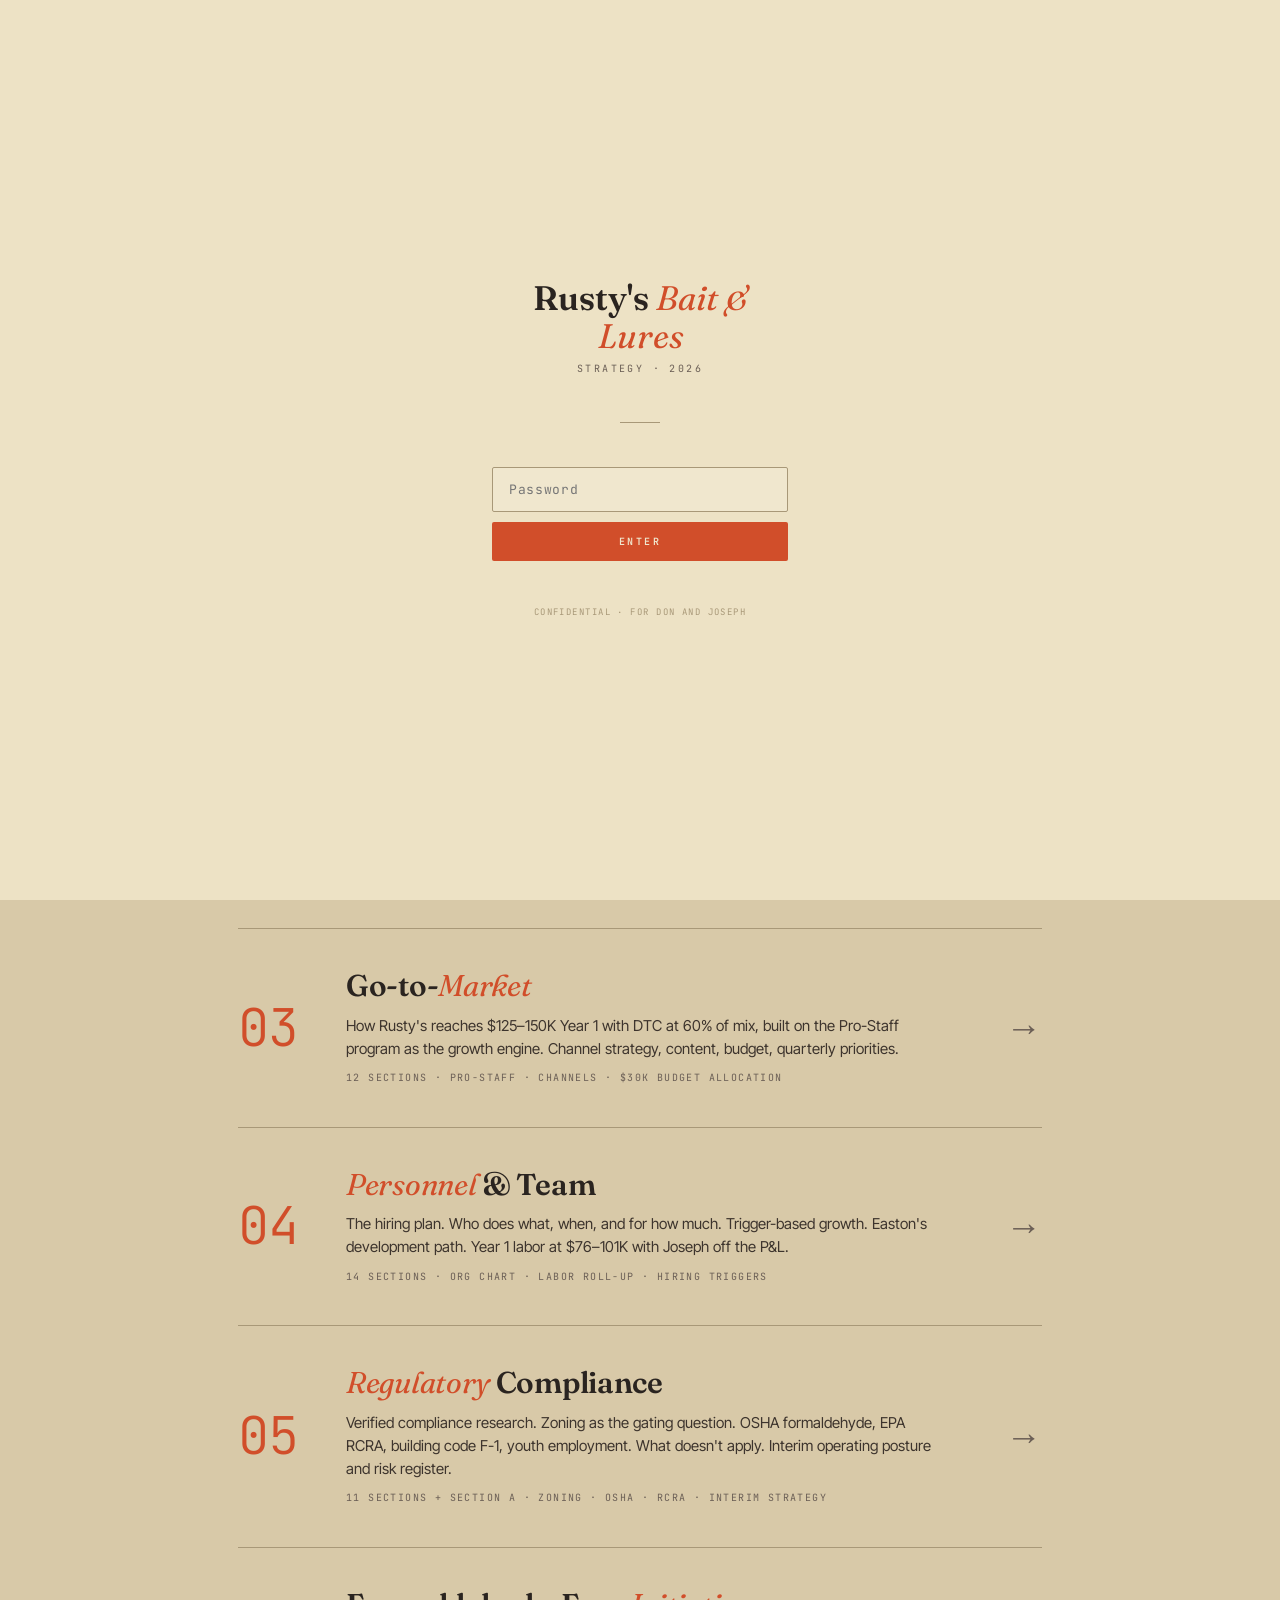
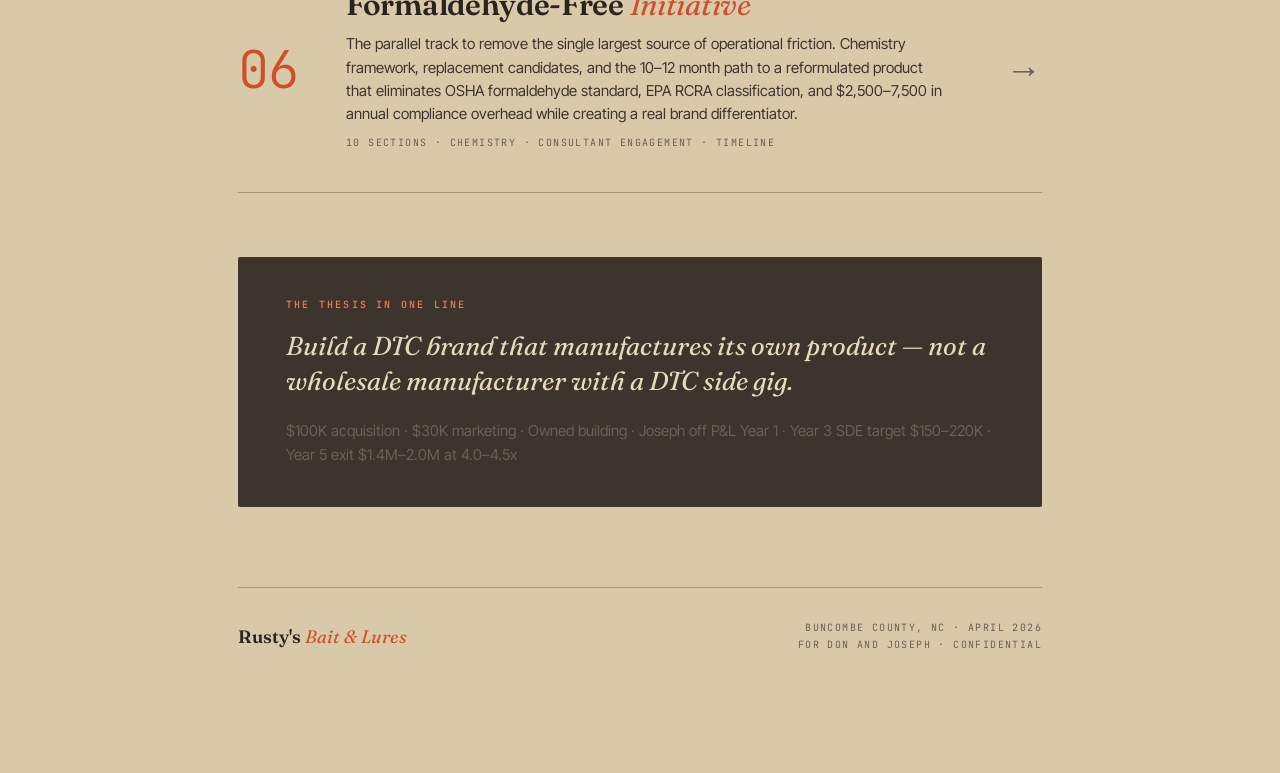
<file: 05-regulatory.html>
<!DOCTYPE html>
<html lang="en">
<head>
  <meta charset="UTF-8">
  <script>if(sessionStorage.getItem('rustys_auth')!=='1'){window.location.replace('index.html');}</script>
  <meta name="viewport" content="width=device-width, initial-scale=1.0">
  <title>Regulatory Compliance — Rusty's Bait &amp; Lures</title>
  <link rel="preconnect" href="https://fonts.googleapis.com">
  <link rel="preconnect" href="https://fonts.gstatic.com" crossorigin>
  <link href="https://fonts.googleapis.com/css2?family=Fraunces:ital,opsz,wght@0,9..144,400..700;1,9..144,400..700&family=Inter+Tight:wght@400;500;600;700&family=JetBrains+Mono:wght@400;500;600&display=swap" rel="stylesheet">
  <link rel="stylesheet" href="style.css">
  <style>
    .layout { max-width: 1220px; margin: 0 auto; }
    .viz { padding: 12px 0 4px; }
    .viz svg { overflow: visible; }

    /* ── Section banding ── */
    .section.band-a { background: var(--kraft-light); border: 1px solid var(--kraft-line); border-radius: 2px; padding: 40px; margin-bottom: 24px; }
    .section.band-b { background: var(--paper); border: 1px solid var(--kraft-line); border-radius: 2px; padding: 40px; margin-bottom: 24px; }
    .section.band-a h2.section-title,
    .section.band-b h2.section-title { border-bottom-color: var(--kraft-deep); }

    /* ── Callouts ── */
    .callout-teal {
      background: var(--kraft-light);
      border-left: 4px solid var(--teal);
      padding: 24px 28px;
      margin: 32px 0;
      border-radius: 2px;
    }
    .callout-teal .callout-label { color: var(--teal); }

    .callout-critical {
      background: var(--paper);
      border: 2px solid var(--rust);
      border-left: 6px solid var(--rust);
      padding: 28px 32px;
      margin: 32px 0;
      border-radius: 2px;
    }
    .callout-critical .callout-label {
      font-family: var(--font-mono);
      font-size: 11px;
      letter-spacing: 0.2em;
      text-transform: uppercase;
      color: var(--rust);
      font-weight: 700;
      margin-bottom: 10px;
      display: block;
    }
    .callout-critical p {
      font-family: var(--font-display);
      font-size: 20px;
      font-weight: 600;
      color: var(--charcoal);
      margin: 0;
      line-height: 1.3;
    }

    .callout-zoning {
      background: #fff8f5;
      border: 2px solid var(--rust);
      border-left: 8px solid var(--rust);
      padding: 28px 32px;
      margin: 0 0 36px;
      border-radius: 2px;
    }
    .callout-zoning .callout-label {
      font-family: var(--font-mono);
      font-size: 11px;
      letter-spacing: 0.2em;
      text-transform: uppercase;
      color: var(--rust);
      font-weight: 700;
      margin-bottom: 10px;
      display: block;
    }
    .callout-zoning p {
      font-family: var(--font-display);
      font-size: 18px;
      font-weight: 600;
      color: var(--charcoal);
      margin: 0;
      line-height: 1.4;
    }

    .callout-free {
      background: var(--kraft-light);
      border: 1px solid var(--teal);
      border-left: 4px solid var(--teal);
      padding: 24px 28px;
      margin: 32px 0;
      border-radius: 2px;
    }
    .callout-free .callout-label {
      font-family: var(--font-mono);
      font-size: 10px;
      letter-spacing: 0.2em;
      text-transform: uppercase;
      color: var(--teal);
      font-weight: 600;
      margin-bottom: 8px;
      display: block;
    }

    /* ── OSHA Limits ── */
    .osha-limits {
      border: 1px solid var(--kraft-line);
      border-radius: 2px;
      overflow: hidden;
      margin: 28px 0 32px;
    }
    .osha-limits-header {
      background: var(--charcoal);
      padding: 12px 20px;
      font-family: var(--font-mono);
      font-size: 10px;
      letter-spacing: 0.2em;
      text-transform: uppercase;
      color: var(--kraft-light);
      font-weight: 600;
    }
    .osha-row {
      display: grid;
      grid-template-columns: 2fr 1.5fr 2fr;
      border-bottom: 1px solid var(--kraft-line);
      align-items: center;
    }
    .osha-row:last-child { border-bottom: none; }
    .osha-row-header { background: var(--kraft-deep); }
    .osha-cell { padding: 14px 20px; font-size: 14px; }
    .osha-cell-label {
      font-family: var(--font-mono);
      font-size: 10px;
      letter-spacing: 0.15em;
      text-transform: uppercase;
      color: var(--charcoal-mute);
      font-weight: 600;
      padding: 10px 20px;
    }
    .osha-val {
      font-family: var(--font-mono);
      font-size: 22px;
      font-weight: 600;
      color: var(--rust);
      padding: 14px 20px;
    }
    .osha-note {
      font-size: 13px;
      color: var(--charcoal-soft);
      padding: 14px 20px;
      line-height: 1.45;
    }

    /* ── Tables ── */
    .required-table {
      width: 100%;
      border-collapse: collapse;
      margin: 24px 0 32px;
      font-size: 14px;
    }
    .required-table th {
      font-family: var(--font-mono);
      font-size: 10px;
      text-transform: uppercase;
      letter-spacing: 0.15em;
      color: var(--charcoal-mute);
      padding: 10px 16px;
      border-bottom: 2px solid var(--charcoal);
      background: var(--kraft-light);
      text-align: left;
    }
    .required-table td {
      padding: 12px 16px;
      border-bottom: 1px solid var(--kraft-line);
      vertical-align: top;
      line-height: 1.5;
    }
    .required-table tr:last-child td { border-bottom: none; }
    .required-table tr.total-row td { font-weight: 700; background: var(--kraft-deep); border-top: 2px solid var(--charcoal); }
    .required-table td.num { text-align: right; font-family: var(--font-mono); font-size: 13px; }
    .required-table th.num { text-align: right; }

    .generator-table {
      width: 100%;
      border-collapse: collapse;
      margin: 20px 0 28px;
      font-size: 14px;
    }
    .generator-table th {
      font-family: var(--font-mono);
      font-size: 10px;
      text-transform: uppercase;
      letter-spacing: 0.15em;
      color: var(--charcoal-mute);
      padding: 10px 14px;
      border-bottom: 2px solid var(--charcoal);
      background: var(--kraft-light);
      text-align: left;
    }
    .generator-table td {
      padding: 12px 14px;
      border-bottom: 1px solid var(--kraft-line);
      vertical-align: top;
    }
    .generator-table tr.highlight td {
      background: rgba(209,78,42,0.06);
      font-weight: 600;
    }

    /* ── Tags ── */
    .tag-required {
      display: inline-block;
      font-family: var(--font-mono);
      font-size: 9px;
      font-weight: 700;
      letter-spacing: 0.12em;
      text-transform: uppercase;
      background: var(--rust);
      color: white;
      padding: 2px 7px;
      border-radius: 2px;
    }
    .tag-optional {
      display: inline-block;
      font-family: var(--font-mono);
      font-size: 9px;
      font-weight: 700;
      letter-spacing: 0.12em;
      text-transform: uppercase;
      background: var(--charcoal-mute);
      color: white;
      padding: 2px 7px;
      border-radius: 2px;
    }
    .tag-diy {
      display: inline-block;
      font-family: var(--font-mono);
      font-size: 9px;
      font-weight: 600;
      letter-spacing: 0.1em;
      text-transform: uppercase;
      background: var(--teal);
      color: white;
      padding: 2px 7px;
      border-radius: 2px;
    }

    /* ── Contacts grid ── */
    .contacts-grid {
      display: grid;
      grid-template-columns: repeat(auto-fit, minmax(240px, 1fr));
      gap: 16px;
      margin: 32px 0;
    }
    .contacts-grid .stat-card .stat-value {
      font-family: var(--font-mono);
      font-size: 18px;
      letter-spacing: 0.02em;
      color: var(--rust-deep);
    }
    .contact-priority .stat-value {
      color: var(--rust) !important;
      font-size: 20px !important;
    }

    /* ── Flow cards ── */
    .priority-flow { margin: 32px 0; }
    .flow-connector {
      display: flex;
      align-items: center;
      justify-content: center;
      height: 28px;
      margin-left: 24px;
    }
    .flow-connector::before {
      content: "";
      width: 2px;
      height: 28px;
      background: var(--kraft-line);
      display: block;
    }
    .flow-card {
      display: grid;
      grid-template-columns: 56px 1fr;
      gap: 20px;
      align-items: start;
      background: var(--kraft-light);
      border: 1px solid var(--kraft-line);
      border-radius: 2px;
      padding: 20px 24px;
    }
    .flow-card.flow-card-optional {
      background: var(--paper);
      border-style: dashed;
    }
    .flow-num {
      width: 40px;
      height: 40px;
      background: var(--rust);
      border-radius: 50%;
      display: flex;
      align-items: center;
      justify-content: center;
      font-family: var(--font-display);
      font-size: 20px;
      font-weight: 600;
      color: white;
      flex-shrink: 0;
      margin-top: 2px;
    }
    .flow-num-free { background: var(--teal); }
    .flow-title {
      font-family: var(--font-display);
      font-size: 18px;
      font-weight: 600;
      color: var(--charcoal);
      margin-bottom: 6px;
      line-height: 1.2;
    }
    .flow-meta { display: flex; gap: 20px; flex-wrap: wrap; align-items: center; }
    .flow-cost { font-family: var(--font-mono); font-size: 13px; color: var(--rust-deep); font-weight: 600; }
    .flow-cost-free { color: var(--teal); }
    .flow-timing { font-family: var(--font-mono); font-size: 12px; color: var(--charcoal-mute); }

    /* ── Path cards (zoning) ── */
    .path-grid { display: grid; grid-template-columns: 1fr 1fr 1fr; gap: 16px; margin: 32px 0; }
    .path-card { padding: 28px 24px; border-radius: 2px; border: 1px solid var(--kraft-line); }
    .path-card-1 { background: var(--paper); border-left: 5px solid var(--rust); }
    .path-card-2 { background: var(--paper); border-left: 5px solid var(--charcoal); }
    .path-card-3 { background: var(--kraft-pale); border-left: 5px solid var(--charcoal-mute); opacity: 0.85; }
    .path-label {
      font-family: var(--font-mono);
      font-size: 10px;
      letter-spacing: 0.2em;
      text-transform: uppercase;
      font-weight: 700;
      margin-bottom: 6px;
      display: block;
    }
    .path-label-1 { color: var(--rust); }
    .path-label-2 { color: var(--charcoal); }
    .path-label-3 { color: var(--charcoal-mute); }
    .path-title { font-family: var(--font-display); font-size: 17px; font-weight: 600; color: var(--charcoal); margin-bottom: 12px; line-height: 1.25; }
    .path-card ul { margin: 0; padding-left: 18px; font-size: 13px; line-height: 1.7; color: var(--charcoal-soft); }

    /* ── Zone grid ── */
    .zone-grid { display: grid; grid-template-columns: 1fr 1fr; gap: 16px; margin: 32px 0; }
    .zone-card { padding: 28px 32px; border-radius: 2px; }
    .zone-card-clean {
      background: var(--kraft-light);
      border: 1px solid var(--kraft-line);
      border-left: 5px solid var(--rust);
    }
    .zone-card-prod {
      background: var(--charcoal-soft);
      border: 1px solid var(--charcoal);
    }
    .zone-card-prod .zone-card-title,
    .zone-card-prod li,
    .zone-card-prod p { color: var(--kraft-light); }
    .zone-card-label {
      font-family: var(--font-mono);
      font-size: 10px;
      letter-spacing: 0.2em;
      text-transform: uppercase;
      font-weight: 700;
      margin-bottom: 8px;
      display: block;
    }
    .zone-card-clean .zone-card-label { color: var(--rust); }
    .zone-card-prod .zone-card-label { color: var(--rust-light); }
    .zone-card-title {
      font-family: var(--font-display);
      font-size: 18px;
      font-weight: 600;
      color: var(--charcoal);
      margin-bottom: 4px;
    }
    .zone-card-sub { font-size: 13px; color: var(--charcoal-mute); margin-bottom: 16px; font-style: italic; }
    .zone-card-prod .zone-card-sub { color: var(--kraft); }
    .zone-card ul { margin: 0; padding-left: 18px; font-size: 13px; line-height: 1.8; }
    .zone-card-clean ul { color: var(--charcoal); }

    /* ── Checklist ── */
    .checklist-grid { display: grid; grid-template-columns: 1fr 1fr; gap: 24px; margin: 32px 0; }
    .checklist-head {
      font-family: var(--font-mono);
      font-size: 10px;
      letter-spacing: 0.2em;
      text-transform: uppercase;
      color: var(--rust);
      font-weight: 600;
      margin-bottom: 16px;
      padding-bottom: 8px;
      border-bottom: 1px solid var(--kraft-line);
    }
    .checklist-item {
      display: flex;
      align-items: flex-start;
      gap: 12px;
      padding: 10px 0;
      border-bottom: 1px solid var(--kraft-line);
      font-size: 14px;
      line-height: 1.45;
    }
    .checklist-box {
      width: 18px;
      height: 18px;
      border: 2px solid var(--kraft-line);
      border-radius: 2px;
      flex-shrink: 0;
      margin-top: 1px;
      background: white;
    }

    /* ── Risk register ── */
    .risk-register { width: 100%; border-collapse: collapse; margin: 24px 0 32px; font-size: 13px; }
    .risk-register th {
      font-family: var(--font-mono);
      font-size: 10px;
      text-transform: uppercase;
      letter-spacing: 0.15em;
      color: var(--charcoal-mute);
      padding: 10px 14px;
      border-bottom: 2px solid var(--charcoal);
      background: var(--kraft-light);
      text-align: left;
    }
    .risk-register td {
      padding: 12px 14px;
      border-bottom: 1px solid var(--kraft-line);
      vertical-align: top;
      line-height: 1.5;
    }
    .risk-register tr:last-child td { border-bottom: none; }
    .risk-prob { color: var(--rust); font-weight: 600; }

    /* ── Cost summary box ── */
    .cost-summary-box {
      background: var(--charcoal);
      border-radius: 2px;
      overflow: hidden;
      margin: 28px 0;
    }
    .cost-summary-box table {
      width: 100%;
      border-collapse: collapse;
      font-size: 14px;
    }
    .cost-summary-box th {
      font-family: var(--font-mono);
      font-size: 10px;
      text-transform: uppercase;
      letter-spacing: 0.15em;
      color: var(--kraft);
      padding: 12px 20px;
      border-bottom: 1px solid rgba(255,255,255,0.1);
      text-align: left;
    }
    .cost-summary-box th.num { text-align: right; }
    .cost-summary-box td {
      padding: 12px 20px;
      border-bottom: 1px solid rgba(255,255,255,0.07);
      color: var(--kraft-light);
      vertical-align: top;
    }
    .cost-summary-box td.num {
      text-align: right;
      font-family: var(--font-mono);
      font-size: 13px;
      color: var(--rust-light);
    }
    .cost-summary-box tr.total-summary td {
      font-weight: 700;
      color: white;
      border-top: 1px solid rgba(255,255,255,0.25);
      font-family: var(--font-mono);
      font-size: 14px;
    }
    .cost-summary-box tr.total-summary td.num { color: var(--rust-light); font-size: 15px; }

    /* ── Exec layer cards ── */
    .exec-layers { display: grid; grid-template-columns: repeat(5, 1fr); gap: 12px; margin: 28px 0; }
    @media (max-width: 900px) { .exec-layers { grid-template-columns: 1fr 1fr; } .path-grid { grid-template-columns: 1fr; } }
    .layer-card {
      background: white;
      border: 1px solid var(--kraft-line);
      border-radius: 2px;
      padding: 20px 16px;
      border-top: 4px solid var(--kraft-line);
    }
    .layer-card-open { border-top-color: var(--rust); }
    .layer-card-confirmed { border-top-color: var(--teal); }
    .layer-card-locked { border-top-color: var(--charcoal); }
    .layer-card-managed { border-top-color: var(--charcoal-mute); }
    .layer-num {
      font-family: var(--font-mono);
      font-size: 10px;
      letter-spacing: 0.15em;
      text-transform: uppercase;
      color: var(--charcoal-mute);
      font-weight: 600;
      margin-bottom: 6px;
    }
    .layer-title {
      font-family: var(--font-display);
      font-size: 16px;
      font-weight: 600;
      color: var(--charcoal);
      margin-bottom: 8px;
      line-height: 1.2;
    }
    .layer-status {
      font-family: var(--font-mono);
      font-size: 9px;
      letter-spacing: 0.15em;
      text-transform: uppercase;
      font-weight: 700;
      margin-bottom: 10px;
      display: block;
    }
    .layer-status-open { color: var(--rust); }
    .layer-status-confirmed { color: var(--teal); }
    .layer-status-locked { color: var(--charcoal); }
    .layer-status-managed { color: var(--charcoal-mute); }
    .layer-desc { font-size: 12px; color: var(--charcoal-soft); line-height: 1.5; }

    /* ── Zoning flow diagram ── */
    .zoning-flow { margin: 32px 0; }
    .zf-start {
      background: var(--charcoal);
      color: var(--kraft-light);
      padding: 18px 24px;
      border-radius: 2px;
      text-align: center;
      max-width: 540px;
      margin: 0 auto 8px;
    }
    .zf-start-label {
      font-family: var(--font-mono);
      font-size: 10px;
      letter-spacing: 0.2em;
      text-transform: uppercase;
      color: var(--kraft);
      margin-bottom: 6px;
    }
    .zf-start-title { font-family: var(--font-display); font-size: 17px; font-weight: 600; line-height: 1.35; }
    .zf-arrow-down {
      display: flex;
      justify-content: center;
      margin: 0 auto 8px;
      color: var(--charcoal-mute);
      font-size: 22px;
      line-height: 1;
    }
    .zf-branches { display: grid; grid-template-columns: 1fr 1fr 1fr; gap: 16px; margin-top: 0; }
    .zf-branch { border-radius: 2px; overflow: hidden; }
    .zf-branch-header { padding: 12px 16px; font-family: var(--font-mono); font-size: 10px; letter-spacing: 0.15em; text-transform: uppercase; font-weight: 700; }
    .zf-branch-1 .zf-branch-header { background: var(--rust); color: white; }
    .zf-branch-2 .zf-branch-header { background: var(--charcoal-soft); color: var(--kraft-light); }
    .zf-branch-3 .zf-branch-header { background: var(--charcoal-mute); color: var(--kraft-pale); }
    .zf-branch-body { padding: 16px; border: 1px solid var(--kraft-line); border-top: none; font-size: 13px; line-height: 1.55; color: var(--charcoal-soft); background: var(--paper); }
    .zf-branch-1 .zf-branch-body { border-color: var(--rust); }
    .zf-branch-outcome {
      margin-top: 12px;
      padding: 10px 12px;
      border-radius: 2px;
      font-size: 12px;
      font-family: var(--font-mono);
      font-weight: 600;
    }
    .zf-branch-1 .zf-branch-outcome { background: rgba(209,78,42,0.08); color: var(--rust-deep); }
    .zf-branch-2 .zf-branch-outcome { background: rgba(42,36,32,0.07); color: var(--charcoal); }
    .zf-branch-3 .zf-branch-outcome { background: rgba(107,95,86,0.08); color: var(--charcoal-mute); }

    /* ── Bottom-line grid ── */
    .bottom-line-grid { display: grid; grid-template-columns: 1fr 1fr; gap: 16px; margin: 28px 0; }
    .bottom-line-card {
      background: var(--charcoal);
      color: var(--kraft-pale);
      padding: 28px;
      border-radius: 2px;
    }
    .bottom-line-card .blc-label {
      font-family: var(--font-mono);
      font-size: 10px;
      letter-spacing: 0.2em;
      text-transform: uppercase;
      color: var(--rust-light);
      margin-bottom: 8px;
      display: block;
    }
    .bottom-line-card .blc-value {
      font-family: var(--font-display);
      font-size: 32px;
      font-weight: 600;
      color: white;
      line-height: 1.1;
      margin-bottom: 6px;
    }
    .bottom-line-card .blc-note { font-size: 13px; color: var(--kraft-light); line-height: 1.5; }

    /* ── Document metadata ── */
    .doc-meta-box {
      background: var(--charcoal-soft);
      border-radius: 2px;
      padding: 24px 28px;
      margin-top: 40px;
      display: grid;
      grid-template-columns: 1fr 1fr;
      gap: 16px;
    }
    .doc-meta-box-label {
      font-family: var(--font-mono);
      font-size: 10px;
      letter-spacing: 0.15em;
      text-transform: uppercase;
      color: var(--kraft-mute, var(--kraft));
      margin-bottom: 4px;
    }
    .doc-meta-box-value { font-size: 14px; color: var(--kraft-light); line-height: 1.5; }

    /* ── Misc ── */
    blockquote.action-quote {
      border-left: 4px solid var(--rust);
      margin: 24px 0;
      padding: 16px 24px;
      background: var(--paper);
      font-family: var(--font-display);
      font-size: 16px;
      font-style: italic;
      color: var(--charcoal);
      line-height: 1.5;
    }
    blockquote.action-quote cite {
      display: block;
      margin-top: 10px;
      font-style: normal;
      font-family: var(--font-mono);
      font-size: 11px;
      letter-spacing: 0.1em;
      text-transform: uppercase;
      color: var(--charcoal-mute);
    }
    .section-divider { margin: 8px 0 24px; }

    @media (max-width: 640px) {
      .bottom-line-grid { grid-template-columns: 1fr; }
      .osha-row { grid-template-columns: 1fr; }
      .checklist-grid { grid-template-columns: 1fr; }
      .zone-grid { grid-template-columns: 1fr; }
      .exec-layers { grid-template-columns: 1fr 1fr; }
    }
  </style>
</head>
<body>
<div class="layout">

  <aside class="sidebar">
    <a href="index.html" style="text-decoration:none;">
      <div class="brand-mark">Rusty's <em>Bait &amp; Lures</em></div>
      <div class="brand-tag">Strategy · 2026</div>
    </a>

    <div class="nav-section">Documents</div>
    <ul class="nav-list">
      <li><a href="01-business.html"><span class="nav-num">01</span> The Business</a></li>
      <li><a href="02-market-and-brand.html"><span class="nav-num">02</span> Market &amp; Brand</a></li>
      <li><a href="03-go-to-market.html"><span class="nav-num">03</span> Go-to-Market</a></li>
      <li><a href="04-personnel.html"><span class="nav-num">04</span> Personnel</a></li>
      <li><a href="05-regulatory.html" class="current"><span class="nav-num">05</span> Regulatory</a></li>
      <li><a href="06-formaldehyde-free.html"><span class="nav-num">06</span> Formaldehyde-Free</a></li>
    </ul>

    <div class="nav-section">On This Page</div>
    <ul class="nav-toc">
      <li><a href="#exec-read">Executive Read</a></li>
      <li><a href="#zoning">Zoning — The Gating Question</a></li>
      <li><a href="#osha">OSHA Formaldehyde</a></li>
      <li><a href="#rcra">EPA RCRA</a></li>
      <li><a href="#building-code">Building Code — F-1</a></li>
      <li><a href="#youth">Youth Employment</a></li>
      <li><a href="#not-applicable">What Does Not Apply</a></li>
      <li><a href="#spill">Spill Response</a></li>
      <li><a href="#costs">Cost Summary</a></li>
      <li><a href="#contacts">Key Contacts</a></li>
      <li><a href="#open-questions">Open Questions</a></li>
      <li><a href="#caveats">Professional Caveats</a></li>
      <li><a href="#section-a">Interim Operating Strategy</a></li>
    </ul>
  </aside>

  <main class="content">

    <header class="doc-header">
      <div class="doc-eyebrow">Document 05</div>
      <h1 class="doc-title"><em>Regulatory</em> Compliance</h1>
      <p class="doc-subtitle">What applies, what doesn't, and what to do before production restart</p>
      <div class="doc-meta">
        <div class="doc-meta-item">
          <span class="doc-meta-label">Prepared for</span>
          <span class="doc-meta-value">Don and Joseph</span>
        </div>
        <div class="doc-meta-item">
          <span class="doc-meta-label">Updated</span>
          <span class="doc-meta-value">April 2026</span>
        </div>
        <div class="doc-meta-item">
          <span class="doc-meta-label">Location</span>
          <span class="doc-meta-value">Buncombe County, NC</span>
        </div>
        <div class="doc-meta-item">
          <span class="doc-meta-label">Status</span>
          <span class="doc-meta-value">For review and action</span>
        </div>
      </div>
    </header>

    <!-- ═══════════════════════════════════════════════════
         EXECUTIVE READ
         ═══════════════════════════════════════════════════ -->
    <section id="exec-read" class="section band-a" style="scroll-margin-top:40px;">
      <span class="section-num">Executive Read</span>
      <h2 class="section-title">Five Compliance Layers</h2>
      <p class="lead">Every regulation that touches Rusty's, mapped to a status. One open question gates everything else.</p>

      <div class="exec-layers">
        <div class="layer-card layer-card-open">
          <div class="layer-num">Layer 1</div>
          <div class="layer-title">Zoning</div>
          <span class="layer-status layer-status-open">Open Question</span>
          <div class="layer-desc">CS zoning does not permit manufacturing as of right. Grandfathered nonconforming status is the most likely path. Call (828) 250-4830. Month 1 priority.</div>
        </div>
        <div class="layer-card layer-card-confirmed">
          <div class="layer-num">Layer 2</div>
          <div class="layer-title">OSHA Formaldehyde</div>
          <span class="layer-status layer-status-confirmed">Confirmed Applies</span>
          <div class="layer-desc">29 CFR 1910.1048. Action level 0.5 ppm. Monitoring, ventilation, PPE, training, medical surveillance, recordkeeping. Most DIY-capable. $4–8K year one.</div>
        </div>
        <div class="layer-card layer-card-confirmed">
          <div class="layer-num">Layer 3</div>
          <div class="layer-title">EPA RCRA</div>
          <span class="layer-status layer-status-confirmed">Confirmed Applies</span>
          <div class="layer-desc">40 CFR 261.33, code U122. VSQG status expected. EPA ID required. Licensed hauler for disposal. Setup $500–1K; annual $800–2.5K.</div>
        </div>
        <div class="layer-card layer-card-locked">
          <div class="layer-num">Layer 4</div>
          <div class="layer-title">Building Code F-1</div>
          <span class="layer-status layer-status-locked">Locked</span>
          <div class="layer-desc">Factory Industrial Moderate Hazard. Classification resolved. Formaldehyde quantities managed below MAQ thresholds. No Group H. Standard construction requirements.</div>
        </div>
        <div class="layer-card layer-card-managed">
          <div class="layer-num">Layer 5</div>
          <div class="layer-title">Youth Employment</div>
          <span class="layer-status layer-status-managed">Managed</span>
          <div class="layer-desc">Easton, 16. Zone A / Zone B separation required. Youth Employment Certificate before Day 1. Written job description. NCGS § 95-25.5.</div>
        </div>
      </div>

      <div class="callout-free">
        <span class="callout-label">The formaldehyde-free parallel track</span>
        <p>If reformulation succeeds, <strong>Layers 2 and 3 largely disappear</strong> and annual compliance overhead drops by $2,500–7,500. This does not gate production restart — it runs in parallel. See <a href="06-formaldehyde-free.html">Document 06 — Formaldehyde-Free Initiative</a>.</p>
      </div>
    </section>

    <div class="ornament"><span class="ornament-mark">* * *</span></div>

    <!-- ═══════════════════════════════════════════════════
         SECTION 1 — ZONING
         ═══════════════════════════════════════════════════ -->
    <section id="zoning" class="section band-b" style="scroll-margin-top:40px;">
      <span class="section-num">Section 01</span>
      <h2 class="section-title">Zoning and Land Use — The Gating Question</h2>

      <div class="callout-critical">
        <span class="callout-label">Gating Item — Highest Month 1 Priority</span>
        <p>This is the single most important compliance question before production restart. The Month 1 call to Buncombe County Planning (828-250-4830) takes priority over all other regulatory steps.</p>
      </div>

      <!-- Figure 01 — Zoning Resolution Flow -->
      <div class="viz">
        <div class="viz-title">Figure 01</div>
        <div class="viz-subtitle">Zoning Resolution Flow — Three Paths from Current CS Zoning</div>

        <div class="zoning-flow">
          <div class="zf-start">
            <div class="zf-start-label">Current Status</div>
            <div class="zf-start-title">Zoned CS (Commercial Service)<br>Manufacturing NOT permitted as of right<br><span style="font-family:var(--font-mono);font-size:13px;font-weight:400;">Chapter 78 § 78-641 Table 1</span></div>
          </div>
          <div class="zf-arrow-down">↓</div>
          <div class="zf-branches">
            <div class="zf-branch zf-branch-1">
              <div class="zf-branch-header">Path 1 — Preferred</div>
              <div class="zf-branch-body">
                <strong>Grandfathered Nonconforming Use</strong><br>
                Most likely path. Prior manufacturing activity grandfathers the use. Call Planning: Month 1. Document determination in writing.
                <div class="zf-branch-outcome">Call (828) 250-4830 → confirm in writing → file permanently</div>
              </div>
            </div>
            <div class="zf-branch zf-branch-2">
              <div class="zf-branch-header">Path 2 — Formal Process</div>
              <div class="zf-branch-body">
                <strong>Rezoning to EMP or OU</strong><br>
                Formal process. Planning Board and County Commissioners. Months. Public hearing required. Not guaranteed. Adjacent zoning and neighbor support matter.
                <div class="zf-branch-outcome">Last resort if nonconforming path is closed</div>
              </div>
            </div>
            <div class="zf-branch zf-branch-3">
              <div class="zf-branch-header">Path 3 — Closed</div>
              <div class="zf-branch-body">
                <strong style="color:var(--charcoal-mute);">Variance / Conditional Use</strong><br>
                Variance addresses hardship, not use changes. Conditional use permit not listed for manufacturing in CS. These paths exist in principle but are not realistic here.
                <div class="zf-branch-outcome">Not a realistic path — do not pursue</div>
              </div>
            </div>
          </div>
        </div>
      </div>

      <h3>The Finding</h3>

      <p>The current property is zoned <strong>CS (Commercial Service) / Multi-Use Commercial</strong>. Per <strong>Buncombe County Code of Ordinances, Chapter 78, Section 78-641, Table 1 — Permitted Use Table</strong>, manufacturing and processing operations are <strong>not a permitted use</strong> in the CS district.</p>

      <p>The zoning districts that permit manufacturing are: <strong>EMP</strong> (Employment District), <strong>AI</strong> (Airport Industry District), and <strong>OU</strong> (Open Use District).</p>

      <p>Per <strong>Section 78-640(f)</strong>, the CS district purpose is "clustered commercial development… commercial activity in those specified areas with access to major traffic arteries." It is designed for retail, offices, restaurants, and service-oriented commercial uses — not production operations.</p>

      <p><strong>This is not a gray area. The ordinance is explicit: manufacturing requires EMP, AI, or OU zoning. CS does not have it.</strong></p>

      <h3>Three Paths — In Detail</h3>

      <div class="path-grid">
        <div class="path-card path-card-1">
          <span class="path-label path-label-1">Path 1 — Preferred</span>
          <div class="path-title">Grandfathered Nonconforming Use</div>
          <p style="font-size:13px;color:var(--charcoal-soft);margin-bottom:12px;">If prior manufacturing was active at this address before the current zoning took effect, the property may carry grandfathered nonconforming use status. This is common with older buildings in corridors later rezoned commercial.</p>
          <p style="font-size:13px;font-weight:600;color:var(--charcoal);margin-bottom:6px;">Four key questions to resolve with Planning:</p>
          <ul>
            <li>Does this parcel have nonconforming use status on record for manufacturing or industrial activity?</li>
            <li>Does nonconforming status transfer with acquisition, or does it attach only to the prior operator?</li>
            <li>What is the abandonment rule? Nonconforming uses typically lapse if discontinued for 6–12 months. If the prior owner ceased manufacturing before the sale closed, the status may already be lost.</li>
            <li>Would any expansion or modification of the manufacturing use trigger loss of nonconforming status?</li>
          </ul>
          <p style="font-size:13px;margin-top:12px;color:var(--charcoal);"><strong>If grandfathered: get the determination in writing. Keep it in the permanent compliance file.</strong></p>
        </div>
        <div class="path-card path-card-2">
          <span class="path-label path-label-2">Path 2 — Formal Process</span>
          <div class="path-title">Rezoning to EMP or OU</div>
          <p style="font-size:13px;color:var(--charcoal-soft);margin-bottom:12px;">Formal process through the Planning Board and County Commissioners. Takes months, not days. Not guaranteed. Adjacent zoning patterns and neighbor support matter. Public hearing required.</p>
          <p style="font-size:13px;color:var(--charcoal-soft);">This is the right path only if nonconforming status does not exist and the location is fixed. Do not begin this process before the Month 1 Planning call confirms that Path 1 is closed.</p>
        </div>
        <div class="path-card path-card-3">
          <span class="path-label path-label-3">Path 3 — Closed</span>
          <div class="path-title">Alternative Paths (Variance / CUP)</div>
          <p style="font-size:13px;color:var(--charcoal-mute);margin-bottom:12px;">Variance is unlikely because variances address hardship, not use changes. Conditional use permit appears closed — the ordinance doesn't list manufacturing as a conditional use in CS (no "C" in Table 1 for that use category).</p>
          <p style="font-size:13px;color:var(--charcoal-mute);">These paths exist in principle but are not realistic here. Do not invest time pursuing them before confirming Path 1 and Path 2 are exhausted.</p>
        </div>
      </div>

      <h3>The Month 1 Action</h3>

      <blockquote class="action-quote">
        "What is the current zoning of [address], and does the property have any nonconforming use status on record for manufacturing or industrial activity?"
        <cite>Buncombe County Planning &amp; Development — (828) 250-4830</cite>
      </blockquote>

      <div class="callout-free">
        <span class="callout-label">Call — Free — 15 Minutes — Month 1 Priority</span>
        <p>If yes (nonconforming confirmed): get it in writing. Confirm transfer rules and abandonment period. If no: the conversation about rezoning versus an alternative location happens before any further compliance or equipment spending.</p>
      </div>

      <h3>The Stakes</h3>

      <p>If the property does not have grandfathered nonconforming manufacturing status, the business cannot legally operate as a manufacturer at that address under current zoning. The "owned building" advantage that saves $18–24K/year on rent — a material driver of Year 1 P&amp;L — may not be usable for manufacturing without rezoning or a formal nonconforming designation.</p>

      <p>This is why Don is actively searching for a permanent, properly zoned and classified facility. The current building is being treated as interim for this and other reasons. See <a href="#section-a">Section A — Interim Operating Strategy</a> for the interim operating posture.</p>
    </section>

    <div class="ornament"><span class="ornament-mark">* * *</span></div>

    <!-- ═══════════════════════════════════════════════════
         SECTION 2 — OSHA
         ═══════════════════════════════════════════════════ -->
    <section id="osha" class="section band-a" style="scroll-margin-top:40px;">
      <span class="section-num">Section 02</span>
      <h2 class="section-title">OSHA Formaldehyde Standard (29 CFR 1910.1048) — Confirmed Applies</h2>

      <p class="lead">This is the most operationally consequential regulation we face. Sourced directly from the eCFR and OSHA enforcement materials.</p>

      <!-- Figure 02 — OSHA Exposure Limits -->
      <div class="viz">
        <div class="viz-title">Figure 02</div>
        <div class="viz-subtitle">OSHA Formaldehyde Exposure Limits Reference Card</div>
        <div class="osha-limits">
          <div class="osha-limits-header">OSHA 29 CFR 1910.1048 — Exposure Limits — All Limits Are Binding at Rusty's</div>
          <div class="osha-row osha-row-header">
            <div class="osha-cell-label">Limit Type</div>
            <div class="osha-cell-label">Level</div>
            <div class="osha-cell-label">What It Triggers</div>
          </div>
          <div class="osha-row">
            <div class="osha-cell"><strong>Action Level</strong></div>
            <div class="osha-val">0.5 ppm</div>
            <div class="osha-note">8-hr TWA — triggers exposure monitoring and medical surveillance requirements even before reaching PEL</div>
          </div>
          <div class="osha-row">
            <div class="osha-cell"><strong>Permissible Exposure Limit (PEL)</strong></div>
            <div class="osha-val">0.75 ppm</div>
            <div class="osha-note">8-hr TWA — triggers full compliance program: engineering controls, medical surveillance, regulated areas, signage</div>
          </div>
          <div class="osha-row">
            <div class="osha-cell"><strong>Short-Term Exposure Limit (STEL)</strong></div>
            <div class="osha-val">2 ppm</div>
            <div class="osha-note">Any 15-minute period — short-term peak ceiling; exceeding triggers immediate corrective action regardless of TWA</div>
          </div>
        </div>
        <div class="viz-caption">Enforcement context: A NC cabinet manufacturer was fined $47,000 after air sampling showed 1.2 ppm average. Remediation cost $180,000 in ventilation and reformulation. This is the class of operation OSHA actively inspects.</div>
      </div>

      <h4>Initial Monitoring</h4>
      <p>Every employer with formaldehyde exposure must conduct initial exposure monitoring within first operations. Conducted by an industrial hygienist with passive diffusion badges or active sampling equipment and accredited lab analysis. Required within 30 days of production start. Rusty's formaldehyde solutions exceed the 0.1% exception threshold — we need to monitor.</p>

      <h4>Periodic Monitoring</h4>
      <ul>
        <li>Every 6 months if exposure is at or above Action Level (0.5 ppm)</li>
        <li>Annually if above STEL (2 ppm)</li>
        <li>Can reduce frequency after two consecutive samples below Action Level</li>
      </ul>

      <h4>Hierarchy of Controls (Required by OSHA)</h4>
      <ol>
        <li><strong>Substitution</strong> with less hazardous materials — the goal of Document 06</li>
        <li><strong>Engineering controls</strong> (ventilation, enclosed processes) — primary expected control at Rusty's</li>
        <li><strong>Administrative controls</strong> — work scheduling, reduced exposure duration</li>
        <li><strong>PPE</strong> (respirators) — last resort, never a substitute for engineering controls</li>
      </ol>

      <h4>Engineering Controls Specifically Required</h4>
      <ul>
        <li>Local exhaust ventilation at emission points (mixing stations, formaldehyde addition)</li>
        <li>General dilution ventilation to reduce ambient concentration</li>
        <li>Enclosed processes where feasible</li>
        <li>Air changes per hour sufficient to maintain below Action Level</li>
      </ul>

      <h4>Respiratory Protection Program — 29 CFR 1910.134</h4>
      <p>Triggered if engineering and work practice controls alone cannot reduce exposure below the PEL; during installation or repair of engineering controls; in emergency situations; or when an employee voluntarily requests protection. Written program required. Fit-testing by contractor ($75–150/person).</p>

      <h4>Medical Surveillance</h4>
      <p>Required if employee is exposed at or above Action Level (0.5 ppm): baseline exam before exposure, annual exams thereafter, examination within 24 hours of any emergency exposure, medical removal protection if physician determines health impairment. Contracted occupational health provider — approximately $150–300 per employee per year.</p>

      <h4>Training — At Least Annually</h4>
      <p>Required for all employees exposed at or above 0.1 ppm. Free OSHA training materials available at osha.gov — this is a DIY task. Content required:</p>
      <ul>
        <li>Health effects of formaldehyde — including carcinogenicity</li>
        <li>Engineering and administrative controls in place</li>
        <li>Safe work practices and PPE use</li>
        <li>Emergency procedures, spill response</li>
        <li>Signs and symptoms of overexposure</li>
        <li>Rights under the standard — access to medical records and monitoring results</li>
      </ul>

      <h4>Regulated Areas — Required Signage</h4>
      <p>Where exposure may exceed the PEL or STEL, post signs bearing exactly:</p>
      <blockquote style="border-left:4px solid var(--rust);padding:12px 20px;margin:16px 0;background:var(--paper);font-family:var(--font-mono);font-size:13px;letter-spacing:0.05em;line-height:1.7;color:var(--charcoal);">
        DANGER — FORMALDEHYDE — MAY CAUSE CANCER — CAUSES SKIN, EYE, AND RESPIRATORY IRRITATION — AUTHORIZED PERSONNEL ONLY
      </blockquote>

      <h4>Recordkeeping</h4>
      <ul>
        <li>Exposure records: <strong>30 years</strong></li>
        <li>Medical records: <strong>duration of employment + 30 years</strong></li>
        <li>Respirator fit testing records: until replaced by new test</li>
        <li>Training records: duration of employment</li>
      </ul>

      <h4>Hazard Communication — 29 CFR 1910.1200</h4>
      <ul>
        <li>SDS (Safety Data Sheets) for every formaldehyde product — accessible to workers at all times in a binder on the production floor</li>
        <li>Labels per GHS standards on all containers</li>
        <li>Chemical inventory list maintained and updated</li>
      </ul>

      <h4>Emergency Procedures</h4>
      <ul>
        <li>Spill response plan with appropriate neutralizer — sodium bisulfite is the primary recommended neutralizer</li>
        <li>Eyewash stations and safety showers within 10 seconds' travel time per <strong>ANSI Z358.1</strong></li>
        <li>Written evacuation procedures, posted floor plan, designated assembly point</li>
      </ul>

      <h3>What This Looks Like for Rusty's</h3>
      <ul>
        <li>Dedicated formaldehyde storage and mixing area with source-capture exhaust ventilation</li>
        <li>Nitrile gloves, splash goggles, chemical-resistant apron at all mixing stations</li>
        <li>Written OSHA Formaldehyde Protection Program <span class="tag-diy">DIY</span> — 29 CFR 1910.1048 is the template</li>
        <li>Initial air monitoring within 30 days of production start — contracted industrial hygienist, ~$1,500–3,000</li>
        <li>SDS binder accessible to all production staff, updated when products change <span class="tag-diy">DIY</span></li>
        <li>Warning signage posted in all regulated areas <span class="tag-diy">DIY</span></li>
        <li>Eyewash/shower station installed per ANSI Z358.1 — non-negotiable</li>
        <li>Annual medical surveillance for Operations Manager and regularly exposed associates</li>
        <li>Formaldehyde spill kit with sodium bisulfite on production floor at all times</li>
        <li>Annual training documented with signatures and date <span class="tag-diy">DIY</span></li>
      </ul>

      <h3>Training — Who This Applies To</h3>

      <div class="callout-teal">
        <span class="callout-label">Employer-of-Record Is Irrelevant to OSHA Obligations</span>
        <p>OSHA training and exposure protection requirements attach to the <strong>work being performed</strong>, not to how the worker is paid or which entity cuts their check. A contractor billed through a separate payroll company, a W2 employee of a related entity, and a direct Rusty's W2 hire are all subject to the same OSHA 29 CFR 1910.1048 training and medical surveillance obligations if they have potential formaldehyde exposure. There is no payroll arrangement that exempts a person from this obligation.</p>
      </div>

      <table class="required-table">
        <thead>
          <tr>
            <th>Person</th>
            <th>Phase</th>
            <th>Training Required</th>
            <th>Notes</th>
          </tr>
        </thead>
        <tbody>
          <tr>
            <td><strong>Joseph</strong></td>
            <td>M1+ (hands-on production)</td>
            <td><span class="tag-required">Required</span></td>
            <td>Before first production day, regardless of payroll source</td>
          </tr>
          <tr>
            <td><strong>Contractor</strong></td>
            <td>M1–8</td>
            <td><span class="tag-required">Required</span></td>
            <td>Payroll irrelevant — potential exposure is the trigger, not employment classification</td>
          </tr>
          <tr>
            <td><strong>Ops Manager</strong></td>
            <td>M9+</td>
            <td><span class="tag-required">Required</span></td>
            <td>Before first production day. Annual refresher thereafter.</td>
          </tr>
          <tr>
            <td><strong>Future hires with production access</strong></td>
            <td>From start date</td>
            <td><span class="tag-required">Required</span></td>
            <td>Any Production Associate, temp worker, or other role with potential formaldehyde exposure must complete before starting production work</td>
          </tr>
          <tr>
            <td><strong>Easton</strong></td>
            <td>Zone A only</td>
            <td>Exempt from formaldehyde training</td>
            <td>Zone B exclusion means Easton never enters areas at or above the Action Level. Zone separation must be maintained for this exemption to hold.</td>
          </tr>
        </tbody>
      </table>

      <div class="callout">
        <span class="callout-label">Estimated First-Year OSHA Compliance Cost — Required Items Only</span>
        <p style="font-family:var(--font-mono);font-size:20px;color:var(--rust-deep);font-weight:600;margin:0 0 8px;">$4,000 – $8,000</p>
        <p style="margin:0;">Initial air monitoring ($1,500–3,000) + ventilation ($8–18K, facility cost covered separately) + medical surveillance for qualifying employees ($400–1,000) + PPE initial stock ($300–600) + eyewash station ($800–2,000) + signage and spill kit ($300–600). Written programs and training are DIY at near-zero cost.</p>
      </div>
    </section>

    <div class="ornament"><span class="ornament-mark">* * *</span></div>

    <!-- ═══════════════════════════════════════════════════
         SECTION 3 — EPA RCRA
         ═══════════════════════════════════════════════════ -->
    <section id="rcra" class="section band-b" style="scroll-margin-top:40px;">
      <span class="section-num">Section 03</span>
      <h2 class="section-title">EPA RCRA Hazardous Waste — Confirmed Applies</h2>

      <p class="lead">Sourced from <strong>40 CFR 261.33</strong>, EPA formaldehyde guidance, and NCDEQ Hazardous Waste Section.</p>

      <h3>Formaldehyde Is Federally Classified Hazardous Waste</h3>
      <ul>
        <li><strong>40 CFR 261.33</strong> classifies discarded commercial chemical products containing formaldehyde as hazardous waste — EPA code <strong>U122</strong></li>
        <li><strong>40 CFR 116.4</strong> — formaldehyde is a Clean Water Act designated hazardous substance</li>
        <li><strong>Clean Air Act Section 112</strong> — formaldehyde is a Hazardous Air Pollutant (HAP)</li>
      </ul>

      <p>NC DEQ Division of Waste Management Hazardous Waste Section administers federal RCRA regulations in North Carolina. NC has state RCRA authority and has adopted federal generator categories and reporting requirements.</p>

      <h3>Generator Categories</h3>

      <table class="generator-table">
        <thead>
          <tr>
            <th>Category</th>
            <th>Monthly Hazardous Waste</th>
            <th>Monthly Acutely Hazardous</th>
          </tr>
        </thead>
        <tbody>
          <tr>
            <td>VSQG (Very Small Quantity Generator)</td>
            <td>&lt;220 lbs</td>
            <td>&lt;2.2 lbs</td>
          </tr>
          <tr>
            <td>SQG (Small Quantity Generator)</td>
            <td>220–2,200 lbs</td>
            <td>&lt;2.2 lbs</td>
          </tr>
          <tr>
            <td>LQG (Large Quantity Generator)</td>
            <td>&gt;2,200 lbs</td>
            <td>&gt;2.2 lbs</td>
          </tr>
          <tr class="highlight">
            <td><strong>Rusty's Projected Status: VSQG</strong></td>
            <td>Formaldehyde in small batches; most incorporated into finished product</td>
            <td>Well below threshold</td>
          </tr>
        </tbody>
      </table>

      <div class="callout-teal">
        <span class="callout-label">VSQG Status Projected</span>
        <p>At Rusty's production volumes, VSQG status is the expected classification. Waste streams include: spent rinse water from equipment cleaning (hazardous if not neutralized), residual formaldehyde in empty containers, off-spec or expired solutions, and contaminated PPE in some scenarios. All must be tracked and disposed of properly regardless of quantity.</p>
      </div>

      <h3>VSQG Requirements — NC Specifically</h3>
      <ul>
        <li><strong>EPA ID number</strong> — file EPA Form 8700-12 via RCRAInfo. Contact: Andrew Minter, NCDEQ HW Section, 919-707-8265. See Section A.2 for corrected guidance on VSQG ID requirements.</li>
        <li>Waste characterization documentation for each waste stream</li>
        <li>No disposal down drains, in trash, or on ground — zero exceptions</li>
        <li>Licensed hazardous waste hauler required to transport to permitted disposal facility</li>
        <li>Manifests for every shipment</li>
        <li>Sealed, labeled containers stored in designated area with secondary containment</li>
        <li><strong>Weekly inspection records</strong> — NC specifically requires documentation of accumulation area inspections</li>
        <li><strong>2 feet of aisle space</strong> maintained in central accumulation area — NC-specific requirement</li>
        <li>Labels must include "Hazardous Waste" wording, EPA waste code U122, and hazard class</li>
      </ul>

      <h3>Estimated Cost</h3>
      <ul>
        <li>Setup (EPA ID, hauler contract, labeled containers, secondary containment): <strong>$500–$1,000</strong></li>
        <li>Annual disposal (quarterly pickups at VSQG volumes): <strong>$800–$2,500/year</strong></li>
      </ul>

      <p style="font-size:13px;color:var(--charcoal-soft);">Licensed NC hazardous waste haulers operating in the region include Wattbar Environmental, Clean Harbors, and Stericycle. Get quotes from at least two before signing a contract.</p>
    </section>

    <div class="ornament"><span class="ornament-mark">* * *</span></div>

    <!-- ═══════════════════════════════════════════════════
         SECTION 4 — BUILDING CODE
         ═══════════════════════════════════════════════════ -->
    <section id="building-code" class="section band-a" style="scroll-margin-top:40px;">
      <span class="section-num">Section 04</span>
      <h2 class="section-title">NC Building Code — F-1 Classification (Locked)</h2>

      <div class="callout-teal">
        <span class="callout-label">Classification: Confirmed and Locked</span>
        <p><strong>Factory Industrial F-1 (Moderate Hazard).</strong> This determination is locked. F-1 is the outcome. Group H contingency has been removed from the analysis. The operation is designed to stay clearly below Maximum Allowable Quantity thresholds.</p>
      </div>

      <p>F-1 covers light manufacturing including food processing and chemical blending at quantities below high-hazard thresholds. Formaldehyde quantities are managed below the MAQ thresholds set out in Tables 307.1(1) and 307.1(2) of the NC Building Code (based on IBC Chapter 3). MAQ without sprinklers for toxic liquids: approximately 500 lbs. With sprinklers and approved storage: that threshold doubles. The operation is designed to stay comfortably under MAQ.</p>

      <h3>What F-1 Requires</h3>
      <ul>
        <li>Standard commercial construction</li>
        <li>Control area design to manage hazardous material quantities</li>
        <li>Normal fire-rated separations per Chapter 6</li>
        <li>Standard sprinkler system (not the enhanced Group H suppression system)</li>
        <li>Code-compliant egress per Chapter 10</li>
      </ul>

      <h3>Why F-1 Classification Matters Financially</h3>
      <p>Group H (High Hazard) occupancy would add <strong>$30,000–80,000</strong> to build-out cost through enhanced suppression systems, explosion-proof electrical, more restrictive construction assemblies, and additional permitting. Staying F-1 by managing formaldehyde quantities below MAQ thresholds is the difference between a manageable compliance build-out and a facility-changing capital expense. This is not assumed — it is designed in, and it is locked.</p>

      <h3>What's Required Regardless</h3>
      <p>A <strong>licensed NC mechanical engineer</strong> to design the ventilation system is required before construction. One-time engagement: <strong>$1,500–4,000</strong>. This is an engineering design confirmation and ventilation specification — not an occupancy classification analysis. The classification question is resolved. The engineering engagement is about designing a compliant ventilation system that keeps air monitoring results below Action Level.</p>

      <h3>Change of Occupancy</h3>
      <p>NC Existing Building Code Chapter 10 may require a Change of Occupancy review if the building's use changes from its last certified occupancy. Confirm the building's currently-certified occupancy during the Month 1 Planning call. If triggered: permits, $250–1,000 and a few weeks. Not a deal-breaker; just a step. Contact Buncombe County Permits &amp; Inspections: <strong>(828) 250-5360</strong>.</p>
    </section>

    <div class="ornament"><span class="ornament-mark">* * *</span></div>

    <!-- ═══════════════════════════════════════════════════
         SECTION 5 — YOUTH EMPLOYMENT
         ═══════════════════════════════════════════════════ -->
    <section id="youth" class="section band-b" style="scroll-margin-top:40px;">
      <span class="section-num">Section 05</span>
      <h2 class="section-title">Youth Employment — Easton's Scope of Work</h2>

      <p class="lead">Easton is 16, the owner's son, and a part-time team member. NC and federal law impose restrictions on what minors under 18 can do in a manufacturing environment. The formaldehyde piece makes this more constrained than a typical teen job.</p>

      <h3>The Rules</h3>

      <p><strong>NC Wage and Hour Act (NCGS § 95-25.5)</strong> governs minors 14–17 in NC. A Youth Employment Certificate is required before work begins. Hour restrictions and a prohibited occupations list apply.</p>

      <p><strong>Work hour rules for 16–17 year olds in NC:</strong></p>
      <ul>
        <li>No daily or weekly hour limits for 16–17 (unlike 14–15 year olds, who have stricter caps)</li>
        <li>Cannot work between <strong>11:00 PM and 5:00 AM on school nights</strong> if enrolled in grade 12 or lower — NCGS § 95-25.5(c)</li>
        <li>Work permit (Youth Employment Certificate) is required before starting — from the school administration, not NC DOL directly</li>
      </ul>

      <p><strong>The hazardous and detrimental occupations list applies until he turns 18.</strong> Federal FLSA Hazardous Orders (HO 1–17) and NC's Detrimental Occupations List both impose specific restrictions beyond general hour rules.</p>

      <!-- Figure 03 — Zone A / Zone B -->
      <div class="viz">
        <div class="viz-title">Figure 03</div>
        <div class="viz-subtitle">Zone A / Zone B Separation — Easton's Work Scope</div>
        <div class="zone-grid">
          <div class="zone-card zone-card-clean">
            <span class="zone-card-label">Zone A — Clean Zone</span>
            <div class="zone-card-title">Easton works here fully</div>
            <div class="zone-card-sub">No formaldehyde handling at any point in this zone</div>
            <ul>
              <li>Office and administrative work</li>
              <li>Customer service and order processing</li>
              <li>Packaging sealed finished goods</li>
              <li>Social media and photography</li>
              <li>Warehouse and FIFO inventory rotation (dry goods)</li>
              <li>Marketing support and campaign execution</li>
              <li>Learning the business operations side</li>
              <li>Fishing content and product field testing</li>
              <li>Basic hand tools in non-production areas</li>
            </ul>
          </div>
          <div class="zone-card zone-card-prod">
            <span class="zone-card-label">Zone B — Production Zone</span>
            <div class="zone-card-title">Off-limits during active production</div>
            <div class="zone-card-sub">(May observe when fully inactive)</div>
            <ul>
              <li>Mix, measure, or handle formaldehyde — <strong>prohibited</strong></li>
              <li>Active formaldehyde operations at or above 0.5 ppm — <strong>prohibited</strong></li>
              <li>Any task requiring a respirator — <strong>prohibited</strong></li>
              <li>Forklift operation (Komatsu FG25C or any powered industrial truck) — <strong>prohibited</strong></li>
              <li>Confined space entry — <strong>prohibited</strong></li>
              <li>Production tasks generating airborne chemical exposures — <strong>prohibited</strong></li>
              <li>Batch production responsibility — <strong>prohibited</strong></li>
            </ul>
          </div>
        </div>
      </div>

      <h3>What Easton Can Do Freely</h3>
      <ul>
        <li>All office and administrative tasks</li>
        <li>Customer-facing communication and order management</li>
        <li>Packaging and labeling of sealed finished goods only</li>
        <li>Inventory counting and FIFO rotation in the dry goods warehouse</li>
        <li>Photo and video content creation</li>
        <li>Marketing support and social media management</li>
        <li>Product field testing (fishing trips with finished product)</li>
        <li>Facility organization and cleaning in non-production areas</li>
        <li>Learning rotations — observation only when Zone B is inactive</li>
      </ul>

      <h3>What He Can Do With Caveats</h3>
      <ul>
        <li><strong>Drive for business:</strong> Permitted if he has a valid NC license, trips within 25-mile radius, vehicle under 6,000 lbs GVW, no towing, driver's ed certificate on file, and a written vehicle policy signed by employee and employer. FLSA HO #2 governs minor motor vehicle operation.</li>
        <li><strong>Small non-industrial hand tools:</strong> Permitted in non-production areas for packaging, maintenance, and organization tasks. Avoid power tools in gray-zone contexts; keep clearly outside the production process.</li>
        <li><strong>Present in Zone B when fully inactive:</strong> When no active formaldehyde work is underway and the area has been cleared and ventilated, brief supervised entry for observation is not prohibited. When active production is running: Zone A only, no exceptions.</li>
      </ul>

      <h3>What He Cannot Do — Firm Lines</h3>
      <ul>
        <li><strong>Formaldehyde handling</strong> of any kind — OSHA 29 CFR 1910.1048; NC Detrimental Occupations. No exceptions.</li>
        <li><strong>Presence in active production zone at or above 0.5 ppm Action Level</strong> — OSHA 29 CFR 1910.1048. Operations Manager is accountable for zone enforcement.</li>
        <li><strong>Any task requiring a respirator</strong> — NC Detrimental Occupation #9. Prohibited for minors regardless of task duration or equipment type.</li>
        <li><strong>Forklift operation</strong> (Komatsu FG25C or any powered industrial truck) — FLSA Hazardous Order #7. Absolute prohibition under age 18.</li>
        <li><strong>Confined space entry</strong> — NC Detrimental Occupation #8. Applies to permit-required and non-permit confined spaces alike.</li>
        <li><strong>Production tasks generating airborne chemical exposures</strong> — FLSA Hazardous Orders; NC Detrimental Occupations. Includes cleanup of production residue and handling open containers of bait product during or after production.</li>
        <li><strong>Batch production responsibility</strong> — Operational policy plus the legal framework above. Easton is not a batch operator and cannot be tasked as one.</li>
      </ul>

      <h3>Documentation Required</h3>
      <ol>
        <li><strong>Youth Employment Certificate</strong> — from school administration before Day 1. Required by NCGS § 95-25.5. Cannot be obtained retroactively. Contact NC DOL Wage and Hour Bureau: 1-800-625-2267 with questions.</li>
        <li><strong>Written job description</strong> — listing Zone A scope, the full prohibition list with citations, and supervision requirements. Signed by Don.</li>
        <li><strong>Training records</strong> — formaldehyde hazard awareness (general chemical awareness even though Easton doesn't handle it) plus equipment restriction acknowledgment.</li>
        <li><strong>Signed acknowledgment</strong> — Easton and parent/guardian. Documents that zone rules and specific restrictions have been explained and understood.</li>
        <li><strong>If he drives:</strong> copy of NC license, driver's ed certificate, signed vehicle policy.</li>
      </ol>

      <p style="font-size:13px;color:var(--charcoal-mute);">Contact for questions: <strong>NC DOL Wage and Hour Bureau: 1-800-625-2267</strong></p>

      <h3>Why This Framing Works</h3>
      <p>The legal constraints align with where Easton's development value is highest. The off-limits work is the regulated production work he'll never do again in his career. The work he can do freely — marketing, content, fulfillment, operations admin, customer-facing — is the work that translates to almost any future role. Joseph runs the business, the Operations Manager handles regulated production, Easton learns everything around the edges of both. Clean lines, three scopes, real education.</p>
    </section>

    <div class="ornament"><span class="ornament-mark">* * *</span></div>

    <!-- ═══════════════════════════════════════════════════
         SECTION 6 — WHAT DOES NOT APPLY
         ═══════════════════════════════════════════════════ -->
    <section id="not-applicable" class="section band-a" style="scroll-margin-top:40px;">
      <span class="section-num">Section 06</span>
      <h2 class="section-title">What Does Not Apply — Verified Against Primary Sources</h2>

      <p class="lead">Three regulatory categories were considered and ruled out based on primary-source research. These are documented here so they don't get revisited.</p>

      <div class="callout-teal">
        <span class="callout-label">1 — NC Commercial Feed Law — Does Not Apply</span>
        <p><strong>Statute: NCGS § 106-284.33(4)</strong> — NC Commercial Feed Law of 1973, Chapter 106, Article 31C. Prepared fish bait distributed for recreational angling is not "commercial feed" under this statute. "Feed" means materials intended for nutritional consumption by animals. A dip bait or sponge bait is designed to attract fish through scent — not to nutritionally sustain them. Kansas K.A.R. 115-17-3 explicitly exempts "nonliving, commercially packaged fish bait." Major prepared bait manufacturers operate without state commercial feed registration.</p>
        <p style="margin-bottom:0;"><strong>Confirmation call:</strong> NCDA&amp;CS Food &amp; Drug Protection Division, (984) 236-4820. Ask: "Does prepared fish bait manufactured for recreational use fall under NC Commercial Feed Law registration requirements?" Document the response in writing. 20 minutes closes this permanently.</p>
      </div>

      <div class="callout-teal">
        <span class="callout-label">2 — FDA Food Facility Registration — Does Not Apply</span>
        <p><strong>Statute: 21 CFR 1.227; FFDCA Section 201(f).</strong> FDA food facility registration applies to facilities that manufacture, process, pack, or hold food for human or animal consumption. The statutory definition of "food" under Section 201(f) is "articles used for food or drink for man or other animals." The key phrase: "used for food." Bait is used to attract, not consumed as food. Established bait manufacturers operate across the country without FDA food facility registration. If FDA considered fish bait animal food, the industry would have been compelled to register after FSMA took effect in 2011.</p>
        <p style="margin-bottom:0;"><strong>Edge case to note:</strong> If a future product were developed as actual catfish feed for pond owners stocking private waters, that product would require registration. Pro Series catfish bait for recreational anglers is not that product.</p>
      </div>

      <div class="callout-teal">
        <span class="callout-label">3 — NC Marine Fisheries Fish Dealer Licenses — Does Not Apply</span>
        <p><strong>Relevant statutes: NCGS § 113-169.3</strong> (Fish Dealer License), Standard Commercial Fishing License, Recreational Commercial Gear License, Permit to Introduce/Transfer/Hold Imported Marine and Estuarine Organisms. NC Division of Marine Fisheries licenses regulate the harvest and commercial handling of live marine and estuarine organisms, and commercial fishermen. Rusty's product is a manufactured good — not a marine organism. None of these licenses apply to prepared bait manufacturing.</p>
      </div>
    </section>

    <div class="ornament"><span class="ornament-mark">* * *</span></div>

    <!-- ═══════════════════════════════════════════════════
         SECTION 7 — SPILL RESPONSE
         ═══════════════════════════════════════════════════ -->
    <section id="spill" class="section band-b" style="scroll-margin-top:40px;">
      <span class="section-num">Section 07</span>
      <h2 class="section-title">Spill Response — Operational Requirements</h2>

      <h3>Minor Spill Protocol (under approximately 1 liter)</h3>

      <h4>Step 1 — Immediate Personal Protection</h4>
      <p>Stop the source if safe to do so. Don nitrile gloves, splash goggles, and chemical-resistant apron before approaching. If any airborne vapor is present, add half-face respirator with organic vapor cartridge. Alert others to stay clear of the area.</p>

      <h4>Step 2 — Contain</h4>
      <p>Use absorbent booms or socks from the spill kit to contain lateral spread. Prevent from reaching floor drains. Do not use paper towels or combustibles as primary absorbent for formaldehyde solutions.</p>

      <h4>Step 3 — Neutralize</h4>
      <p>Apply sodium bisulfite (primary neutralizer) to the spilled material. Allow to react for 5–10 minutes. Sodium bisulfite reacts with formaldehyde to form a stable, less hazardous compound. Do not use bleach — the reaction generates chloromethyl ether, a known carcinogen.</p>

      <h4>Step 4 — Clean Up and Document</h4>
      <p>Collect all absorbed and neutralized material into a labeled waste container. Even neutralized spill cleanup material remains U122 hazardous waste and must be disposed of through the licensed hauler. Document the spill: date, time, estimated quantity, personnel involved, response actions taken. Retain documentation.</p>

      <h3>Spill Kit Contents — Required on Production Floor</h3>
      <ul>
        <li>Sodium bisulfite neutralizer (minimum 5 lbs)</li>
        <li>Absorbent booms and socks — formaldehyde-compatible</li>
        <li>Absorbent granules or pads (at least 1 bag)</li>
        <li>Nitrile gloves — extra pairs (two sizes)</li>
        <li>Splash goggles — two pairs</li>
        <li>Sealed waste disposal bags/container with hazardous waste labels</li>
        <li>Written spill response SOP laminated inside the kit</li>
      </ul>

      <p style="font-size:13px;color:var(--charcoal-soft);">Pre-assembled commercial formaldehyde spill kits are available for <strong>$80–150</strong>. Recommended — faster than assembling components and ensures correct materials are present.</p>

      <h3>When to Handle In-House vs. Escalate</h3>

      <p><strong>Handle in-house:</strong> Small splash on work surface, limited spread, contained to production area, no floor drain exposure, vapors manageable with ventilation and PPE, under approximately 1 liter.</p>
      <p><strong>Escalate immediately:</strong> Spill reaches floor drain, heavy vapor generation, over approximately 1 gallon, significant employee exposure symptoms, spill cannot be fully contained with on-hand materials.</p>

      <div class="callout-critical">
        <span class="callout-label">NC NCDEQ 24-Hour Spill Hotline</span>
        <p>1-800-858-0368 — Legal requirement to report releases that may impact the environment or reach waters of the state. When in doubt, call. Failure to report is its own violation.</p>
      </div>

      <p><strong>Neutralized spill cleanup material is still U122 hazardous waste.</strong> Do not dispose of it in regular trash or down the drain. Collect in labeled HDPE containers and include in the next scheduled hazardous waste pickup.</p>
    </section>

    <div class="ornament"><span class="ornament-mark">* * *</span></div>

    <!-- ═══════════════════════════════════════════════════
         SECTION 8 — COST SUMMARY
         ═══════════════════════════════════════════════════ -->
    <section id="costs" class="section band-a" style="scroll-margin-top:40px;">
      <span class="section-num">Section 08</span>
      <h2 class="section-title">Cost Summary</h2>

      <div class="viz">
        <div class="viz-title">Figure 04 — Cost Summary</div>
        <div class="viz-subtitle">Table 1: One-Time Required Setup Costs</div>
        <table class="required-table">
          <thead>
            <tr>
              <th>Item</th>
              <th class="num">Low</th>
              <th class="num">High</th>
              <th>Notes</th>
            </tr>
          </thead>
          <tbody>
            <tr>
              <td>Mechanical engineer ventilation design</td>
              <td class="num">$1,500</td>
              <td class="num">$4,000</td>
              <td>One-time. Licensed NC engineer.</td>
            </tr>
            <tr>
              <td>Initial formaldehyde air monitoring</td>
              <td class="num">$1,500</td>
              <td class="num">$3,000</td>
              <td>IH + lab. Required by OSHA within 30 days.</td>
            </tr>
            <tr>
              <td>Ventilation system installation</td>
              <td class="num">$8,000</td>
              <td class="num">$18,000</td>
              <td>Source-capture + general dilution. Installed by Don's construction crew.</td>
            </tr>
            <tr>
              <td>Eyewash station + safety shower (ANSI Z358.1)</td>
              <td class="num">$800</td>
              <td class="num">$2,000</td>
              <td>Non-negotiable. Required before production starts.</td>
            </tr>
            <tr>
              <td>Signage, spill kits, PPE initial stock</td>
              <td class="num">$500</td>
              <td class="num">$1,500</td>
              <td>Gloves, goggles, apron, respirator, spill kit, regulatory signage.</td>
            </tr>
            <tr>
              <td>EPA ID registration + waste hauler setup</td>
              <td class="num">$500</td>
              <td class="num">$1,000</td>
              <td>RCRAInfo filing, hauler contract setup.</td>
            </tr>
            <tr>
              <td>Insurance initial binder/first quarter</td>
              <td class="num">$1,000</td>
              <td class="num">$2,000</td>
              <td>GL + WC baseline.</td>
            </tr>
            <tr>
              <td>FRP walls (selective, wet production areas)</td>
              <td class="num">$2,000</td>
              <td class="num">$4,000</td>
              <td>Recommended where appropriate. Not strictly mandated for fish bait.</td>
            </tr>
            <tr class="total-row">
              <td><strong>Total Required One-Time</strong></td>
              <td class="num"><strong>$15,800</strong></td>
              <td class="num"><strong>$35,500</strong></td>
              <td></td>
            </tr>
          </tbody>
        </table>

        <div class="viz-subtitle" style="margin-top:28px;">Table 2: One-Time Optional (Recommended) Costs</div>
        <table class="required-table">
          <thead>
            <tr>
              <th>Item</th>
              <th class="num">Low</th>
              <th class="num">High</th>
              <th>Notes</th>
            </tr>
          </thead>
          <tbody>
            <tr>
              <td>EHS consultant pre-launch review</td>
              <td class="num">$1,500</td>
              <td class="num">$3,500</td>
              <td>Optional but recommended. Free alternative: NC DOL (919) 807-2899.</td>
            </tr>
            <tr>
              <td>Written OSHA/HazCom programs (outside)</td>
              <td class="num">$500</td>
              <td class="num">$2,000</td>
              <td>Optional. DIY possible using 29 CFR 1910.1048 as template.</td>
            </tr>
            <tr>
              <td>Zoning/building/mechanical permits</td>
              <td class="num">$450</td>
              <td class="num">$2,300</td>
              <td>Deferred during interim. Required at permanent facility.</td>
            </tr>
            <tr class="total-row">
              <td><strong>Total Optional One-Time</strong></td>
              <td class="num"><strong>$2,450</strong></td>
              <td class="num"><strong>$7,800</strong></td>
              <td></td>
            </tr>
          </tbody>
        </table>

        <div class="viz-subtitle" style="margin-top:28px;">Table 3: Required Annual Costs</div>
        <table class="required-table">
          <thead>
            <tr>
              <th>Item</th>
              <th class="num">Low</th>
              <th class="num">High</th>
              <th>Notes</th>
            </tr>
          </thead>
          <tbody>
            <tr>
              <td>Periodic formaldehyde monitoring</td>
              <td class="num">$800</td>
              <td class="num">$2,000</td>
              <td>Every 6 months if at Action Level.</td>
            </tr>
            <tr>
              <td>Medical surveillance (2–3 employees)</td>
              <td class="num">$400</td>
              <td class="num">$1,000</td>
              <td>$150–300 per exam. Contracted occupational health provider.</td>
            </tr>
            <tr>
              <td>Hazardous waste disposal</td>
              <td class="num">$800</td>
              <td class="num">$2,500</td>
              <td>Quarterly pickups at VSQG volumes.</td>
            </tr>
            <tr>
              <td>Insurance premiums</td>
              <td class="num">$4,000</td>
              <td class="num">$8,000</td>
              <td>GL, PL, WC, Property.</td>
            </tr>
            <tr>
              <td>Training (annual OSHA formaldehyde)</td>
              <td class="num">$200</td>
              <td class="num">$500</td>
              <td>DIY using free OSHA materials.</td>
            </tr>
            <tr class="total-row">
              <td><strong>Total Required Annual</strong></td>
              <td class="num"><strong>$6,200</strong></td>
              <td class="num"><strong>$14,000</strong></td>
              <td></td>
            </tr>
          </tbody>
        </table>

        <div class="viz-subtitle" style="margin-top:28px;">Table 4: Optional Annual Costs</div>
        <table class="required-table">
          <thead>
            <tr>
              <th>Item</th>
              <th class="num">Low</th>
              <th class="num">High</th>
              <th>Notes</th>
            </tr>
          </thead>
          <tbody>
            <tr>
              <td>Pest control service</td>
              <td class="num">$600</td>
              <td class="num">$1,500</td>
              <td>Recommended for food-adjacent production environment.</td>
            </tr>
            <tr>
              <td>EHS consultant retainer</td>
              <td class="num">$500</td>
              <td class="num">$2,000</td>
              <td>Optional. Free NC DOL consultation available as alternative.</td>
            </tr>
            <tr class="total-row">
              <td><strong>Total Optional Annual</strong></td>
              <td class="num"><strong>$1,100</strong></td>
              <td class="num"><strong>$3,500</strong></td>
              <td></td>
            </tr>
          </tbody>
        </table>
      </div>

      <div class="cost-summary-box">
        <table>
          <thead>
            <tr>
              <th>Total Cost Envelope</th>
              <th class="num">Low</th>
              <th class="num">High</th>
            </tr>
          </thead>
          <tbody>
            <tr>
              <td>One-time required</td>
              <td class="num">$15,800</td>
              <td class="num">$35,500</td>
            </tr>
            <tr>
              <td>One-time optional</td>
              <td class="num">$2,450</td>
              <td class="num">$7,800</td>
            </tr>
            <tr>
              <td>Annual required</td>
              <td class="num">$6,200</td>
              <td class="num">$14,000</td>
            </tr>
            <tr>
              <td>Annual optional</td>
              <td class="num">$1,100</td>
              <td class="num">$3,500</td>
            </tr>
            <tr class="total-summary">
              <td>Year 1 total (required only)</td>
              <td class="num">$22,000</td>
              <td class="num">$49,500</td>
            </tr>
            <tr class="total-summary">
              <td>Year 1 total (required + optional)</td>
              <td class="num">$25,550</td>
              <td class="num">$60,800</td>
            </tr>
          </tbody>
        </table>
      </div>

      <div class="callout-free">
        <span class="callout-label">The Formaldehyde-Free Argument</span>
        <p>If formaldehyde-free reformulation succeeds (see <a href="06-formaldehyde-free.html">Document 06</a>), the OSHA monitoring, EPA RCRA, medical surveillance, and waste disposal line items drop to near zero. Annual compliance cost falls to primarily insurance — roughly <strong>$4,000–8,000/year</strong>. One-time capital savings at facility build-out potentially <strong>$10,000–30,000+</strong> from simplified ventilation requirements and no Group H risk at all.</p>
      </div>
    </section>

    <div class="ornament"><span class="ornament-mark">* * *</span></div>

    <!-- ═══════════════════════════════════════════════════
         SECTION 9 — KEY CONTACTS
         ═══════════════════════════════════════════════════ -->
    <section id="contacts" class="section band-b" style="scroll-margin-top:40px;">
      <span class="section-num">Section 09</span>
      <h2 class="section-title">Key Contacts</h2>

      <p class="lead">Priority contacts first. Four calls resolve the most significant open questions at zero cost.</p>

      <div class="contacts-grid">
        <div class="stat-card contact-priority">
          <div class="stat-label">Buncombe County Planning</div>
          <div class="stat-value">(828) 250-4830</div>
          <div class="stat-note">Highest Month 1 Priority — Zoning / nonconforming manufacturing status. This call takes priority over every other item in this document.</div>
        </div>
        <div class="stat-card contact-priority">
          <div class="stat-label">NC DOL OSH Consultative Services</div>
          <div class="stat-value">(919) 807-2899</div>
          <div class="stat-note">Free consultation. No citations. No fines. Purely advisory. Replaces roughly 80% of what a paid EHS consultant would do. Schedule Week 1–2.</div>
        </div>
        <div class="stat-card contact-priority">
          <div class="stat-label">NC DOL Wage and Hour Bureau</div>
          <div class="stat-value">1-800-625-2267</div>
          <div class="stat-note">Youth employment questions. Youth Employment Certificate process. Call before Easton's first day.</div>
        </div>
        <div class="stat-card contact-priority">
          <div class="stat-label">NCDEQ 24-Hr Spill Hotline</div>
          <div class="stat-value">1-800-858-0368</div>
          <div class="stat-note">Legal requirement for reportable releases. Post this number in the production area.</div>
        </div>
      </div>

      <div class="contacts-grid" style="margin-top:8px;">
        <div class="stat-card">
          <div class="stat-label">NCDA&amp;CS Food &amp; Drug</div>
          <div class="stat-value">(984) 236-4820</div>
          <div class="stat-note">Confirmation call for commercial feed law exemption. 20 minutes closes this permanently.</div>
        </div>
        <div class="stat-card">
          <div class="stat-label">NCDEQ HW Section — Andrew Minter</div>
          <div class="stat-value">919-707-8265</div>
          <div class="stat-note">EPA ID filing (Form 8700-12). VSQG questions. RCRA compliance guidance.</div>
        </div>
        <div class="stat-card">
          <div class="stat-label">OSHA Region 4 Atlanta</div>
          <div class="stat-value">404-562-2300</div>
          <div class="stat-note">Federal OSHA regional office covering NC. Formaldehyde standard questions.</div>
        </div>
        <div class="stat-card">
          <div class="stat-label">EPA Region 4</div>
          <div class="stat-value">800-241-1754</div>
          <div class="stat-note">EPA regional office. RCRA and hazardous waste questions.</div>
        </div>
        <div class="stat-card">
          <div class="stat-label">Buncombe County Permits &amp; Inspections</div>
          <div class="stat-value">(828) 250-5360</div>
          <div class="stat-note">Building permits, change of occupancy review, mechanical permits.</div>
        </div>
        <div class="stat-card">
          <div class="stat-label">Fire Marshal</div>
          <div class="stat-value">(828) 250-6620</div>
          <div class="stat-note">Free pre-consultation on chemical storage layout. Bring formaldehyde quantities, SDS sheets, storage sketch.</div>
        </div>
        <div class="stat-card">
          <div class="stat-label">Asheville-Buncombe Air Quality</div>
          <div class="stat-value">(828) 250-6777</div>
          <div class="stat-note">Air quality permitting questions. Confirm whether VSQG formaldehyde operations require air permit.</div>
        </div>
      </div>

      <h3 style="margin-top:32px;">Professional Services Needed</h3>
      <ul>
        <li><strong>Licensed NC mechanical engineer</strong> — ventilation design and F-1 control area confirmation. One-time engagement.</li>
        <li><strong>Industrial hygienist</strong> — initial and periodic formaldehyde air monitoring. Search AIHA directory (aiha.org) for qualified consultants in the Asheville area.</li>
        <li><strong>Occupational medicine clinic</strong> — annual medical surveillance for exposed employees. Many hospital systems have occupational health departments.</li>
        <li><strong>Commercial insurance broker</strong> — GL, product liability, workers' comp, property, and pollution liability. Get quotes from brokers who work with small manufacturers.</li>
        <li><strong>Licensed NC hazardous waste hauler</strong> — Wattbar Environmental, Clean Harbors, Stericycle. Get at least two quotes.</li>
        <li><strong>EHS consultant</strong> (optional) — Pre-launch walkthrough, $1,500–3,500. Free alternative: NC DOL OSH Consultative Services at (919) 807-2899.</li>
      </ul>
    </section>

    <div class="ornament"><span class="ornament-mark">* * *</span></div>

    <!-- ═══════════════════════════════════════════════════
         SECTION 10 — OPEN QUESTIONS
         ═══════════════════════════════════════════════════ -->
    <section id="open-questions" class="section band-a" style="scroll-margin-top:40px;">
      <span class="section-num">Section 10</span>
      <h2 class="section-title">Open Questions</h2>

      <p class="lead">Three items remain unresolved. One gates production restart. Two are part of ongoing diligence.</p>

      <h4>1. Zoning — Grandfathered Nonconforming Status</h4>
      <p>The single highest-priority open question in this document. Call Buncombe County Planning at <strong>(828) 250-4830</strong> in Month 1. Ask specifically about nonconforming use status for manufacturing or industrial activity at the property address. Get the answer in writing. Everything downstream of this question — capital allocation, facility timeline, compliance spending — depends on the answer.</p>

      <h4>2. Specific Formaldehyde SDS and Concentration</h4>
      <p>The formaldehyde solution concentration affects PPE selection, ventilation sizing, MAQ calculations, and monitoring frequency interpretation. Pull the SDS from the seller as part of acquisition diligence. Confirm the concentration percentage, physical form, and any secondary ingredients. This is a due diligence item, not a regulatory filing — but it drives several compliance design decisions.</p>

      <h4>3. Permanent Facility Search</h4>
      <p>Don is leading the search for a permanent, properly zoned and classified facility. The interim posture documented in Section A is designed around the assumption that the permanent facility search resolves within a defined timeline. Ongoing. No action item here — documented for completeness.</p>
    </section>

    <div class="ornament"><span class="ornament-mark">* * *</span></div>

    <!-- ═══════════════════════════════════════════════════
         SECTION 11 — CAVEATS
         ═══════════════════════════════════════════════════ -->
    <section id="caveats" class="section band-b" style="scroll-margin-top:40px;">
      <span class="section-num">Section 11</span>
      <h2 class="section-title">Professional Caveats</h2>

      <p>This document is grounded in primary sources — eCFR, OSHA enforcement materials, NCGS statutes, Buncombe County ordinances — but it is not a substitute for a professional EHS consultant who can evaluate the actual facility, the actual chemicals, and the actual quantities in person. A $1,500–3,500 pre-launch walkthrough by an EHS specialist converts this framework into a facility-specific action plan. Labeled as optional — but recommended.</p>

      <div class="callout-free">
        <span class="callout-label">Free Alternative — Use It</span>
        <p><strong>NC Department of Labor, OSH Consultative Services: (919) 807-2899</strong></p>
        <p style="margin-bottom:0;">Confidential, no fines, no citations — purely advisory. They visit the facility, identify compliance gaps, and provide a written punch list. Replaces roughly 80% of what a paid EHS consultant would do, at zero cost. Schedule this as a Week 1–2 action. It would be irrational not to use a free service of this quality.</p>
      </div>

      <p style="font-size:13px;color:var(--charcoal-mute);">Regulations change. All citations in this document were accurate as of April 2026. Verify active regulatory text with the relevant agency before acting on specific requirements. Amendments to 29 CFR 1910.1048, 40 CFR 261, and NC state RCRA rules are possible.</p>
    </section>

    <div class="ornament"><span class="ornament-mark">* * *</span></div>

    <!-- ═══════════════════════════════════════════════════
         SECTION A — INTERIM OPERATING STRATEGY
         ═══════════════════════════════════════════════════ -->
    <section id="section-a" class="section band-a" style="scroll-margin-top:40px;">
      <span class="section-num">Section A</span>
      <h2 class="section-title">Interim Operating Strategy</h2>

      <blockquote style="border-left:4px solid var(--kraft-line);padding:16px 24px;margin:0 0 28px;font-style:italic;font-size:15px;color:var(--charcoal-soft);line-height:1.6;background:var(--paper);border-radius:0 2px 2px 0;">
        This section documents the interim operating posture during the period between production restart and permanent facility acquisition. It is written with candor about tradeoffs and accepted risks. It is not a statement of long-term operating philosophy.
      </blockquote>

      <p>Rusty's will restart production at the current interim facility while searching for a permanent, properly zoned and classified space. This is a deliberate business decision made with open eyes. The goal of this section is to define exactly what that posture means: what is being done right, what risk is being accepted knowingly, and why the balance is defensible on a defined timeline.</p>

      <p><strong>Core principle: Full physical compliance. Selective administrative registration. Every risk named explicitly.</strong></p>

      <!-- A.1 -->
      <h3>A.1 — How OSHA and Regulators Actually Find Out</h3>

      <p>Understanding regulatory discovery mechanisms is essential for honest risk calibration. There are two categories: automatic external visibility and self-initiated requirements.</p>

      <p><strong>Automatic external visibility:</strong> EPA ID filing (required and creates a public record), workers' compensation filings (trigger insurance audits), building permits (visible to county), incident reports (any injury requiring medical attention beyond first aid must be reported to OSHA), and tax filings that identify the business as a manufacturer.</p>

      <p><strong>Self-initiated requirements</strong> include OSHA initial monitoring, EPA ID registration, and medical surveillance. If none of these are filed, the business is invisible to regulators — but also noncompliant.</p>

      <p><strong>How OSHA finds small manufacturing operations:</strong></p>
      <ol>
        <li><strong>Employee complaints</strong> — the #1 source. A current or former employee can file a complaint with OSHA at any time. OSHA investigates all formal complaints regardless of employer size.</li>
        <li><strong>Referrals</strong> — from other agencies, insurance companies, and workers' comp carriers during claims processing.</li>
        <li><strong>Incidents</strong> — any workplace injury or illness requiring more than first aid creates a paper trail. Formaldehyde-related health symptoms are a direct referral trigger.</li>
        <li><strong>Insurance audits</strong> — workers' comp carriers conduct audits that often surface compliance gaps. Gaps found during an audit can be referred to OSHA or used to deny claims.</li>
      </ol>

      <p>A 3–4 person operation making fish bait in Buncombe County is not a high-priority target for proactive OSHA inspection. The realistic risk window is: an employee gets sick or files a complaint, a spill requires outside response, or an insurance audit uncovers gaps. Sound physical practices reduce the probability of all three. This is the bet being made.</p>

      <!-- A.2 -->
      <h3>A.2 — EPA ID: The Corrected Picture</h3>

      <p>Earlier versions of this analysis stated that VSQGs are required to obtain an EPA ID number. The corrected picture, based on primary NCDEQ guidance:</p>

      <p><strong>What primary sources actually say:</strong> Under the 2016 RCRA Generator Improvements Rule, VSQGs are not federally required to obtain an EPA ID. However, NCDEQ recommends it, and practically speaking, licensed hazardous waste haulers in NC will not accept waste from a generator without an EPA ID number on file. The requirement is operational rather than statutory for VSQGs.</p>

      <p><strong>Practical conclusion: File for the EPA ID regardless.</strong> The filing is free, takes two days via RCRAInfo (rcrainfo.epa.gov), uses Form 8700-12, and creates a documented compliance record. Contact: Andrew Minter, NCDEQ Hazardous Waste Section, 919-707-8265.</p>

      <p><strong>Confirmed facts:</strong> NC EPA ID numbers use the NCD format prefix. No filing fee. The ID stays with the facility, not the operator. Contact Andrew Minter at NCDEQ before filing to confirm the current submission process.</p>

      <!-- A.3 -->
      <h3>A.3 — What Physical Compliance Looks Like</h3>

      <p>Everything below must be in place before production resumes. These protect the people in the building — that is the primary reason they exist, independent of any regulatory requirement.</p>

      <h4>1. Ventilation</h4>
      <p>Source-capture exhaust at formaldehyde mixing and addition points plus general dilution ventilation in the production area. Designed by a licensed NC mechanical engineer. Installation by Don's construction crew. Note: mechanical and electrical permits for ventilation installation are deferred during the interim period. This is an accepted gap — the risk of county discovery is low during a defined timeline. Physical function is not deferred: ventilation must work before production starts.</p>

      <h4>2. PPE — Stocked Before Day 1</h4>
      <ul>
        <li>Nitrile gloves (two sizes minimum)</li>
        <li>Splash goggles (ANSI Z87.1 rated)</li>
        <li>Chemical-resistant apron</li>
        <li>Half-face respirator with OV/P100 combination cartridges</li>
        <li>Extra PPE on hand — not just one set per person</li>
      </ul>

      <h4>3. Spill Kit</h4>
      <p>Dedicated formaldehyde spill kit on the production floor, fully stocked (see Section 7 for contents), with the written spill response SOP laminated inside. Pre-assembled kits available for $80–150. No reason to delay this purchase.</p>

      <h4>4. Eyewash Station</h4>
      <p>Non-negotiable. Required by ANSI Z358.1. Must be within 10 seconds of any formaldehyde handling point. Also cheap — a plumbed unit is $800–1,500; a self-contained gravity-fed unit is $150–300 as an interim measure if plumbing isn't available immediately. It's also cheap. No reason to skip it.</p>

      <h4>5. Hazardous Waste Accumulation</h4>
      <p>Two 5-gallon HDPE containers with tight-fitting lids, labeled with "Hazardous Waste," waste code U122, and hazard class. Stored in secondary containment tray. Weekly inspection log posted on the container (date, inspector initials, condition). Quarterly scheduled pickup with licensed hauler. The entire accumulation setup costs under $200 to establish.</p>

      <h4>6. Written Programs (Internal)</h4>
      <p>These live in a binder in the production area. They cost nothing to produce. Required programs:</p>
      <ul>
        <li>OSHA Formaldehyde Protection Program (29 CFR 1910.1048 is the template)</li>
        <li>Hazard Communication Plan (29 CFR 1910.1200)</li>
        <li>Emergency Action Plan — evacuation routes, assembly point, emergency contacts</li>
        <li>Spill Response SOP</li>
        <li>Batch Production SOP</li>
      </ul>

      <h4>7. Employee Health Baseline</h4>
      <p>Baseline occupational health physicals for all team members before first formaldehyde exposure. $150–300 per person at an occupational medicine clinic. Annual follow-up thereafter. Creates a documented pre-exposure baseline that protects both the employee and the business in any future health claim.</p>

      <!-- A.4 — Risk Register -->
      <h3>A.4 — Risk Register: What Is Being Accepted Knowingly</h3>

      <div class="viz">
        <div class="viz-title">Figure 05</div>
        <div class="viz-subtitle">Interim Period Risk Register — Named Risks and Mitigations</div>
        <table class="risk-register">
          <thead>
            <tr>
              <th style="width:22%">Risk</th>
              <th style="width:18%">Probability</th>
              <th style="width:25%">Exposure If Triggered</th>
              <th>Mitigation</th>
            </tr>
          </thead>
          <tbody>
            <tr>
              <td><strong>Unpermitted ventilation installation</strong></td>
              <td class="risk-prob">Low — private commercial, no permit pulled</td>
              <td>$500–5,000/day county fine if discovered</td>
              <td>Don controls the facility; low discovery probability on defined interim timeline. Move to permanent facility before any formal inspection pressure.</td>
            </tr>
            <tr>
              <td><strong>Building not formally reclassified to F-1</strong></td>
              <td class="risk-prob">Low — controlled formaldehyde quantities</td>
              <td>$30–80K additional build-out if Group H triggered</td>
              <td>Keep formaldehyde quantities below MAQ thresholds at all times. Move to permanent facility before any formal inspection of occupancy classification.</td>
            </tr>
            <tr>
              <td><strong>OSHA employee complaint</strong></td>
              <td class="risk-prob">Low if practices are genuinely sound</td>
              <td>$80K–$195K in OSHA citations per serious/willful violation</td>
              <td>Physical compliance eliminates the underlying basis for a complaint. Sound ventilation, PPE, written programs, and training = nothing to find.</td>
            </tr>
            <tr>
              <td><strong>Workers' comp audit reveals gaps</strong></td>
              <td class="risk-prob">Moderate — routine during any claim</td>
              <td>Policy denial, direct employer liability for medical costs</td>
              <td>Baseline physicals + written programs + EPA ID + documented training = defensible posture during any audit.</td>
            </tr>
            <tr>
              <td><strong>Formaldehyde spill requiring outside response</strong></td>
              <td class="risk-prob">Low with proper practices</td>
              <td>Multi-agency response, $15–50K+ in cleanup and fines</td>
              <td>Spill kit + eyewash + trained team + documented spill response SOP reduce probability and limit exposure if it occurs.</td>
            </tr>
            <tr>
              <td><strong>Former employee retroactive complaint post-move</strong></td>
              <td class="risk-prob">Low-moderate — sleeper risk</td>
              <td>Penalties applied to the violation period, potentially years later</td>
              <td>Sound physical practices during interim = nothing to find. Document everything. Retain records per OSHA retention requirements.</td>
            </tr>
          </tbody>
        </table>
      </div>

      <p><strong>The insurance gap is the most important risk to understand.</strong> General liability and workers' compensation insurance both have exclusions for knowing non-compliance with applicable regulations. If a claim arises during the interim period and an audit reveals material compliance gaps (no EPA ID, no written programs, no monitoring, no medical surveillance), the insurance company may deny the claim on grounds of knowing noncompliance. The physical compliance measures in Section A.3 exist in part to ensure that if a claim ever occurs, the employer can demonstrate that it was operating with due care — not ignoring the requirements it knew about.</p>

      <!-- A.5 — Checklist -->
      <h3>A.5 — Interim Period Checklist</h3>

      <div class="viz">
        <div class="viz-title">Figure 06</div>
        <div class="viz-subtitle">Pre-Production and First Two Weeks Checklist</div>
        <div class="checklist-grid">
          <div class="checklist-col">
            <div class="checklist-head">Before production starts — no exceptions</div>
            <div class="checklist-item">
              <div class="checklist-box"></div>
              <div>File EPA Form 8700-12 via RCRAInfo — free, takes two days. Contact Andrew Minter at 919-707-8265 before filing.</div>
            </div>
            <div class="checklist-item">
              <div class="checklist-box"></div>
              <div>Ventilation installed and functioning — source-capture at mixing points, general dilution in production area</div>
            </div>
            <div class="checklist-item">
              <div class="checklist-box"></div>
              <div>Eyewash station installed and tested per ANSI Z358.1 — within 10 seconds of formaldehyde handling point</div>
            </div>
            <div class="checklist-item">
              <div class="checklist-box"></div>
              <div>Formaldehyde spill kit stocked on production floor — sodium bisulfite, absorbents, PPE, SOP laminated inside</div>
            </div>
            <div class="checklist-item">
              <div class="checklist-box"></div>
              <div>Hazardous waste accumulation containers labeled, in secondary containment tray, weekly inspection log posted</div>
            </div>
            <div class="checklist-item">
              <div class="checklist-box"></div>
              <div>SDS binder compiled for all chemicals — formaldehyde solution, neutralizer, any other hazardous materials on site</div>
            </div>
            <div class="checklist-item">
              <div class="checklist-box"></div>
              <div>PPE stocked: nitrile gloves, splash goggles, chemical-resistant apron, half-face respirator with OV/P100 cartridges</div>
            </div>
            <div class="checklist-item">
              <div class="checklist-box"></div>
              <div>NCDA&amp;CS confirmation call completed and documented — (984) 236-4820 — commercial feed law exemption confirmed in writing</div>
            </div>
          </div>
          <div class="checklist-col">
            <div class="checklist-head">Within first two weeks of production</div>
            <div class="checklist-item">
              <div class="checklist-box"></div>
              <div>Written OSHA Formaldehyde Protection Program drafted — use 29 CFR 1910.1048 as direct template</div>
            </div>
            <div class="checklist-item">
              <div class="checklist-box"></div>
              <div>Written Hazard Communication Plan complete — chemical inventory, SDS locations, labeling procedures</div>
            </div>
            <div class="checklist-item">
              <div class="checklist-box"></div>
              <div>Written Emergency Action Plan complete — evacuation routes, assembly point, posted floor plan, emergency contacts</div>
            </div>
            <div class="checklist-item">
              <div class="checklist-box"></div>
              <div>Written Spill Response SOP complete and posted in production area</div>
            </div>
            <div class="checklist-item">
              <div class="checklist-box"></div>
              <div>Baseline occupational health physicals for all team members with potential formaldehyde exposure — $150–300/person</div>
            </div>
            <div class="checklist-item">
              <div class="checklist-box"></div>
              <div>Licensed hazardous waste hauler contracted — quarterly pickup schedule established</div>
            </div>
            <div class="checklist-item">
              <div class="checklist-box"></div>
              <div>All production team members trained — OSHA formaldehyde standard, spill response, PPE use — training documented with signatures and date</div>
            </div>
          </div>
        </div>
      </div>

      <!-- A.6 -->
      <h3>A.6 — The Financial Case for Moving Quickly</h3>

      <p>Every month of interim operations at the current facility is a month of carrying formaldehyde compliance overhead that disappears at a properly zoned and classified permanent facility — and a month of living with the zoning risk that sits above every other question in this document. The compliance build-out at a permanent EMP- or OU-zoned facility resolves the zoning risk permanently, allows proper permits to be pulled and inspections to be passed, and creates a foundation that doesn't require managing a risk register.</p>

      <p>The cost envelope for permanent-facility compliance is identical to the interim-facility numbers above — the money gets spent either way. The difference is that at the permanent facility, the compliance investment creates a durable, fully permitted asset rather than a managed-risk interim situation.</p>

      <p>The interim posture is defensible for a defined timeline. The timeline matters. The faster Don identifies and moves to a permanent, properly zoned facility, the shorter the window of accumulated interim risk — and the sooner the compliance infrastructure can be built to last.</p>

      <div class="doc-meta-box">
        <div>
          <div class="doc-meta-box-label">Document Owner</div>
          <div class="doc-meta-box-value">Joseph Skinner</div>
        </div>
        <div>
          <div class="doc-meta-box-label">Status</div>
          <div class="doc-meta-box-value">For review and action</div>
        </div>
        <div style="grid-column:1/-1;">
          <div class="doc-meta-box-label">Disclaimer</div>
          <div class="doc-meta-box-value">Compliance roadmap, not legal advice. Primary sources cited throughout. Verify all items with the relevant agency or a qualified EHS consultant before acting on specific requirements. Regulations change.</div>
        </div>
      </div>
    </section>

    <!-- ═══════════════════════════════════════════════════
         FOOTER NAV
         ═══════════════════════════════════════════════════ -->
    <nav class="doc-footer">
      <a href="04-personnel.html" class="foot-nav-link">
        <span class="fn-dir">Previous</span>
        <span class="fn-title">Personnel</span>
      </a>
      <a href="06-formaldehyde-free.html" class="foot-nav-link next">
        <span class="fn-dir">Next</span>
        <span class="fn-title">Formaldehyde-Free Initiative</span>
      </a>
    </nav>

  </main>
</div>
</body>
</html>
</file>
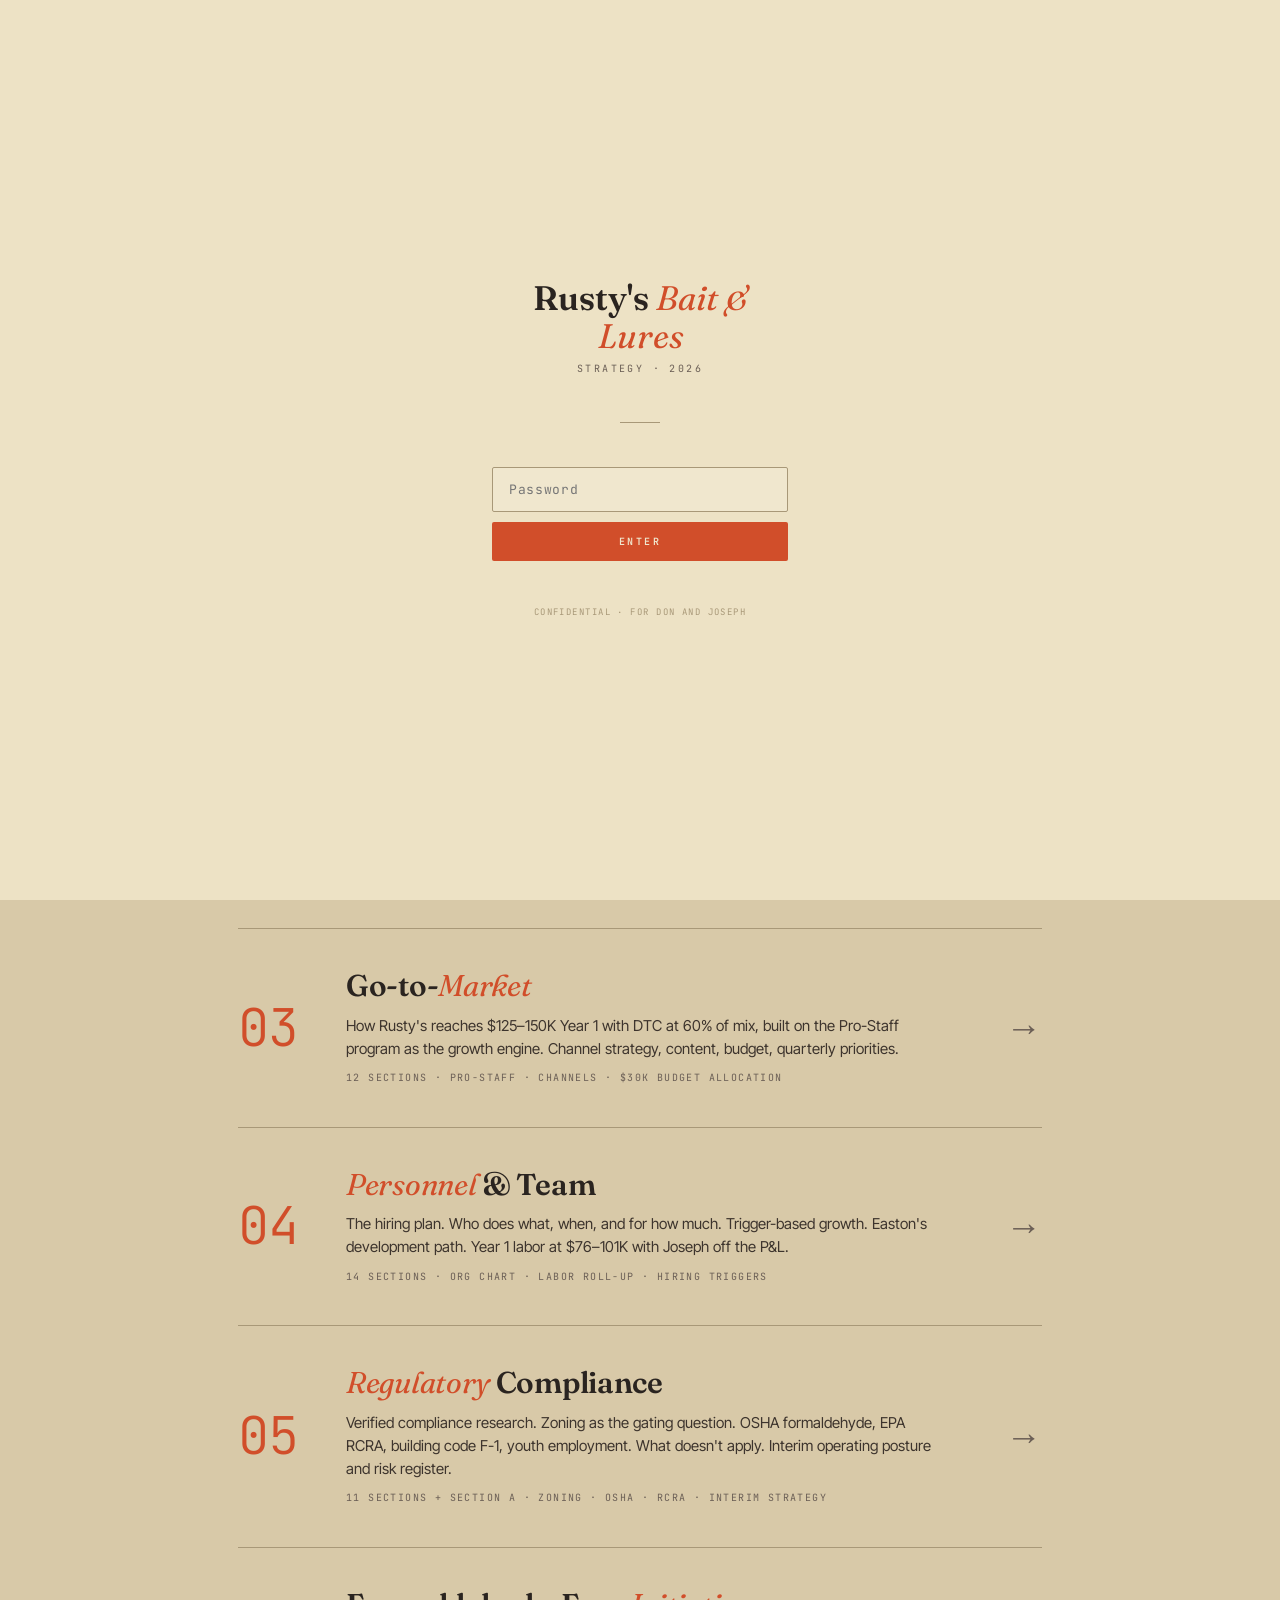
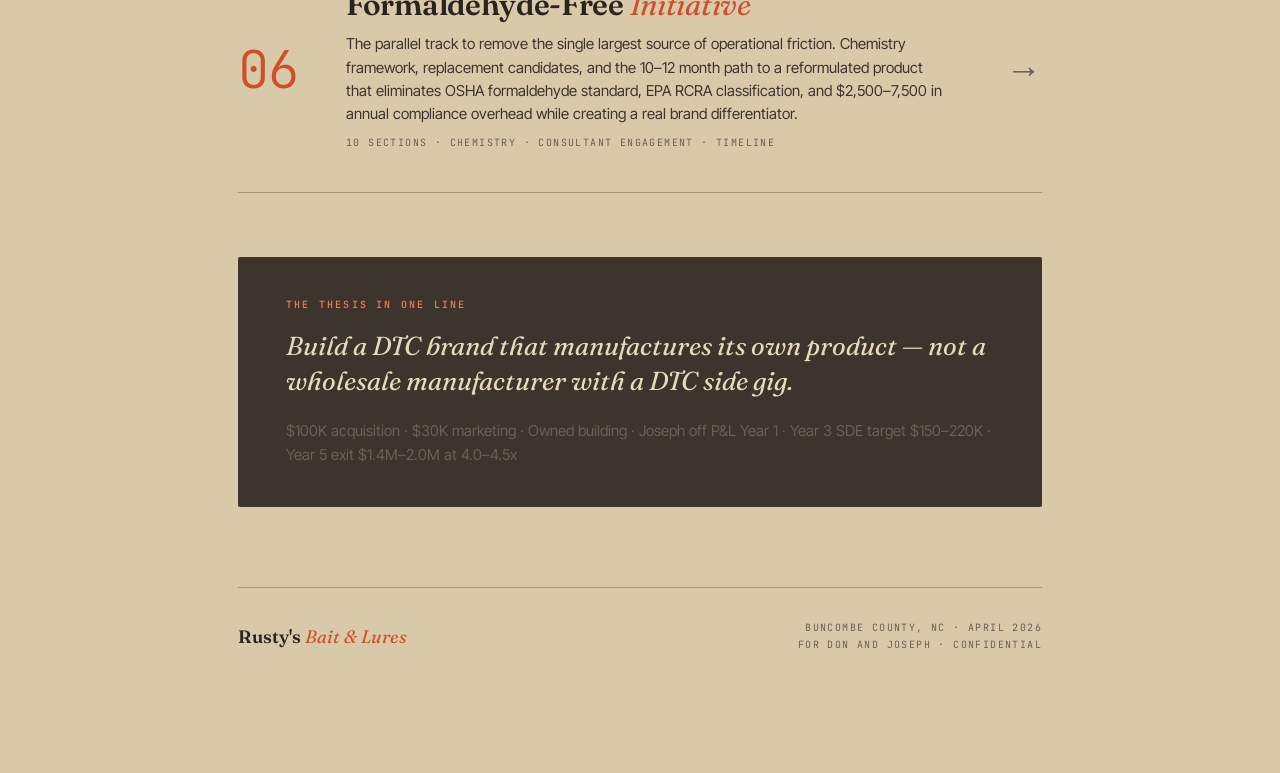
<file: 06-formaldehyde-free.html>
<!DOCTYPE html>
<html lang="en">
<head>
  <meta charset="UTF-8">
  <script>if(sessionStorage.getItem('rustys_auth')!=='1'){window.location.replace('index.html');}</script>
  <meta name="viewport" content="width=device-width, initial-scale=1.0">
  <title>Formaldehyde-Free Initiative — Rusty's Bait &amp; Lures</title>
  <link rel="preconnect" href="https://fonts.googleapis.com">
  <link rel="preconnect" href="https://fonts.gstatic.com" crossorigin>
  <link href="https://fonts.googleapis.com/css2?family=Fraunces:ital,opsz,wght@0,9..144,400..700;1,9..144,400..700&family=Inter+Tight:wght@400;500;600;700&family=JetBrains+Mono:wght@400;500;600&display=swap" rel="stylesheet">
  <link rel="stylesheet" href="style.css">
  <style>
    .layout { max-width: 1220px; margin: 0 auto; }
    .viz { padding: 12px 0 4px; }
    .viz svg { overflow: visible; }

    /* Section banding */
    .section.band-a { background: var(--kraft-light); border: 1px solid var(--kraft-line); border-radius: 2px; padding: 40px; margin-bottom: 24px; }
    .section.band-b { background: var(--paper); border: 1px solid var(--kraft-line); border-radius: 2px; padding: 40px; margin-bottom: 24px; }
    .section.band-a h2.section-title, .section.band-b h2.section-title { border-bottom-color: var(--kraft-deep); }

    /* Candidate cards */
    .candidate-grid { display: grid; grid-template-columns: 1fr 1fr; gap: 16px; margin: 28px 0; }
    .candidate-card { padding: 24px 28px; border-radius: 2px; border: 1px solid var(--kraft-line); background: var(--kraft-light); }
    .candidate-card-teal { background: #e8f0f2; border: 1px solid rgba(61,102,112,0.3); border-left: 4px solid var(--teal); }
    .candidate-card-rust { background: var(--kraft-light); border: 1px solid var(--kraft-line); border-left: 4px solid var(--rust); }
    .candidate-name { font-family: var(--font-display); font-size: 18px; font-weight: 600; color: var(--charcoal); margin: 0 0 6px; }
    .candidate-label { font-family: var(--font-mono); font-size: 9px; letter-spacing: 0.18em; text-transform: uppercase; font-weight: 600; display: inline-block; padding: 2px 7px; border-radius: 2px; margin-bottom: 10px; }
    .candidate-label-pres { background: var(--rust); color: white; }
    .candidate-label-supp { background: var(--teal); color: white; }
    .candidate-label-gray { background: var(--charcoal-mute); color: white; }
    .candidate-function { font-size: 13px; color: var(--charcoal-mute); margin-bottom: 8px; font-family: var(--font-mono); letter-spacing: 0.04em; }
    .candidate-assess { font-size: 13px; font-style: italic; color: var(--charcoal-soft); border-top: 1px solid var(--kraft-line); padding-top: 8px; margin-top: 8px; }

    /* System stack */
    .stack-layer { display: grid; grid-template-columns: 80px 1fr; gap: 16px; align-items: start; padding: 16px 0; border-bottom: 1px solid var(--kraft-line); }
    .stack-layer:last-child { border-bottom: none; }
    .stack-layer-num { width: 48px; height: 48px; border-radius: 2px; display: flex; align-items: center; justify-content: center; font-family: var(--font-display); font-size: 22px; font-weight: 600; color: white; flex-shrink: 0; }
    .stack-layer-rust { background: var(--rust); }
    .stack-layer-teal { background: var(--teal); }
    .stack-layer-char { background: var(--charcoal-soft); }
    .stack-layer-dark { background: var(--charcoal); }
    .stack-layer-title { font-family: var(--font-display); font-size: 18px; font-weight: 600; color: var(--charcoal); margin: 0 0 4px; }
    .stack-layer-body { font-size: 14px; color: var(--charcoal-soft); line-height: 1.5; }

    /* Savings stat row */
    .savings-grid { display: grid; grid-template-columns: repeat(auto-fit, minmax(180px, 1fr)); gap: 16px; margin: 32px 0; }

    /* Path forward flow */
    .path-flow { margin: 32px 0; }
    .path-step { display: grid; grid-template-columns: 56px 1fr; gap: 16px; align-items: start; margin-bottom: 4px; }
    .path-step-num { width: 42px; height: 42px; background: var(--rust); border-radius: 50%; display: flex; align-items: center; justify-content: center; font-family: var(--font-display); font-size: 18px; font-weight: 600; color: white; flex-shrink: 0; }
    .path-step-body { background: var(--kraft-light); border: 1px solid var(--kraft-line); border-radius: 2px; padding: 18px 22px; }
    .path-step-title { font-family: var(--font-display); font-size: 18px; font-weight: 600; color: var(--charcoal); margin: 0 0 6px; }
    .path-step-meta { display: flex; gap: 16px; flex-wrap: wrap; }
    .path-step-timing { font-family: var(--font-mono); font-size: 12px; color: var(--rust-deep); font-weight: 600; }
    .path-step-cost { font-family: var(--font-mono); font-size: 12px; color: var(--charcoal-mute); }
    .path-connector { height: 20px; margin-left: 21px; width: 2px; background: var(--kraft-line); }

    /* Callout variants */
    .callout-teal { background: var(--kraft-light); border-left: 4px solid #3d6670; padding: 24px 28px; margin: 32px 0; border-radius: 2px; }
    .callout-teal .callout-label { color: #3d6670; }

    /* Success cards */
    .success-grid { display: grid; grid-template-columns: 1fr 1fr 1fr; gap: 16px; margin: 32px 0; }
    .success-card { padding: 28px 32px; border-radius: 2px; background: var(--kraft-light); border: 1px solid var(--kraft-line); }
    .success-card-label { font-family: var(--font-mono); font-size: 10px; letter-spacing: 0.2em; text-transform: uppercase; color: var(--rust); font-weight: 600; margin-bottom: 12px; display: block; }
    .success-card-title { font-family: var(--font-display); font-size: 20px; font-weight: 600; color: var(--charcoal); margin: 0 0 12px; }

    /* Two-function split */
    .function-split { display: grid; grid-template-columns: 1fr 1fr; gap: 16px; margin: 32px 0; }
    .function-panel { padding: 28px 32px; border-radius: 2px; }
    .function-panel-left { background: var(--kraft-light); border: 1px solid var(--kraft-line); border-top: 4px solid var(--rust); }
    .function-panel-right { background: var(--charcoal-soft); border: 1px solid var(--charcoal); border-top: 4px solid var(--teal); }
    .function-panel-right p, .function-panel-right li { color: var(--kraft-light); }
    .function-label { font-family: var(--font-mono); font-size: 10px; letter-spacing: 0.2em; text-transform: uppercase; font-weight: 600; margin-bottom: 10px; display: block; }
    .function-label-rust { color: var(--rust); }
    .function-label-teal { color: #7bbac4; }
    .function-title { font-family: var(--font-display); font-size: 22px; font-weight: 600; margin: 0 0 12px; }
    .function-panel-left .function-title { color: var(--charcoal); }
    .function-panel-right .function-title { color: var(--kraft-pale); }

    /* Required table */
    .data-table { width: 100%; border-collapse: collapse; margin: 24px 0; font-size: 14px; }
    .data-table th { font-family: var(--font-mono); font-size: 10px; text-transform: uppercase; letter-spacing: 0.15em; color: var(--charcoal-mute); padding: 10px 16px; border-bottom: 2px solid var(--charcoal); background: var(--kraft-light); text-align: left; }
    .data-table td { padding: 12px 16px; border-bottom: 1px solid var(--kraft-line); vertical-align: top; line-height: 1.5; }
    .data-table tr:last-child td { border-bottom: none; }
  </style>
</head>
<body>
<div class="layout">

  <aside class="sidebar">
    <a href="index.html" style="text-decoration:none;">
      <div class="brand-mark">Rusty's <em>Bait &amp; Lures</em></div>
      <div class="brand-tag">Strategy · 2026</div>
    </a>

    <div class="nav-section">Documents</div>
    <ul class="nav-list">
      <li><a href="01-business.html"><span class="nav-num">01</span> The Business</a></li>
      <li><a href="02-market-and-brand.html"><span class="nav-num">02</span> Market &amp; Brand</a></li>
      <li><a href="03-go-to-market.html"><span class="nav-num">03</span> Go-to-Market</a></li>
      <li><a href="04-personnel.html"><span class="nav-num">04</span> Personnel</a></li>
      <li><a href="05-regulatory.html"><span class="nav-num">05</span> Regulatory</a></li>
      <li><a href="06-formaldehyde-free.html" class="current"><span class="nav-num">06</span> Formaldehyde-Free</a></li>
    </ul>

    <div class="nav-section">On This Page</div>
    <ul class="nav-toc">
      <li><a href="#why">Why This Document Exists</a></li>
      <li><a href="#exec-summary">Executive Summary</a></li>
      <li><a href="#chemistry">What Formaldehyde Is Doing</a></li>
      <li><a href="#candidates">Replacement Candidates</a></li>
      <li><a href="#system">Proposed Replacement System</a></li>
      <li><a href="#unknowns">The Unknowns</a></li>
      <li><a href="#eliminates">What Reformulation Eliminates</a></li>
      <li><a href="#path-forward">Path Forward</a></li>
      <li><a href="#timeline">Timeline</a></li>
      <li><a href="#success">What Success Looks Like</a></li>
    </ul>
  </aside>

  <main class="content">

    <header class="doc-header">
      <div class="doc-eyebrow">Document 06</div>
      <h1 class="doc-title">Formaldehyde-Free <em>Initiative</em></h1>
      <p class="doc-subtitle">The parallel track to remove the single largest source of operational friction</p>
      <div class="doc-meta">
        <div class="doc-meta-item">
          <span class="doc-meta-label">Prepared for</span>
          <span class="doc-meta-value">Joseph Skinner, President</span>
        </div>
        <div class="doc-meta-item">
          <span class="doc-meta-label">Updated</span>
          <span class="doc-meta-value">April 2026</span>
        </div>
        <div class="doc-meta-item">
          <span class="doc-meta-label">Status</span>
          <span class="doc-meta-value">Framework document — pre-consultant</span>
        </div>
      </div>
    </header>

    <!-- =====================================================
         SECTION 01 — WHY THIS DOCUMENT EXISTS
         ===================================================== -->
    <section id="why" class="section section-full band-a">
      <span class="section-num">Section 01</span>
      <h2 class="section-title">Why This Document Exists</h2>

      <p>Formaldehyde is the right ingredient for what Rusty's makes right now. It preserves, it firms, it extends shelf life without refrigeration — and the existing recipes are built around it. That is not in dispute.</p>

      <p>But formaldehyde is also the single largest source of operational friction in the business:</p>

      <ul style="line-height:1.9; font-size:15px; color:var(--charcoal-soft); padding-left:20px;">
        <li>It triggers OSHA's full formaldehyde standard (29 CFR 1910.1048)</li>
        <li>It classifies all waste streams as federally hazardous (EPA code U122)</li>
        <li>It risks building occupancy reclassification to Group H (High Hazard)</li>
        <li>It requires ongoing air monitoring, medical surveillance, and hazardous waste disposal</li>
        <li>It creates real tail risk for Don, Joseph, and anyone working in the production space</li>
      </ul>

      <div style="background: var(--charcoal); border-radius: 2px; padding: 28px 36px; margin: 36px 0;">
        <p style="font-family: var(--font-display); font-size: 26px; font-style: italic; color: var(--kraft-light); margin: 0; line-height: 1.35;">Remove formaldehyde and nearly every item on that list disappears.</p>
      </div>

      <p>The $7,300–$17,500 in annual compliance overhead drops to primarily insurance. The interim facility risk profile collapses. The written programs, the monitoring, the hauler contracts, the medical exams — gone.</p>

      <p>There is also a market argument. Formaldehyde-free bait is a differentiation story that lands with health-conscious anglers, opens conversations with retail buyers who are increasingly sensitive to hazardous ingredients in product formulations, and supports a premium positioning that aligns with where the brand is headed.</p>

      <p>This is worth pursuing seriously. This document maps what that pursuit looks like.</p>
    </section>

    <!-- =====================================================
         SECTION 02 — EXECUTIVE SUMMARY
         ===================================================== -->
    <section id="exec-summary" class="section section-full band-b">
      <span class="section-num">Section 02</span>
      <h2 class="section-title">Executive Summary</h2>

      <div class="callout">
        <span class="callout-label">The Chemistry Challenge</span>
        <p>One ingredient does two things. No single substitute replicates both. The solution is a multi-component system.</p>
      </div>

      <p>Formaldehyde in Rusty's formulas performs two distinct functions:</p>

      <ol style="line-height:1.9; font-size:15px; color:var(--charcoal-soft); padding-left:20px; margin:20px 0;">
        <li><strong>Preservation</strong> — broad-spectrum antimicrobial that prevents bacterial decomposition of blood, liver, and cheese at room temperature, enabling shelf stability without refrigeration</li>
        <li><strong>Texture/firmness</strong> — protein crosslinking that gives sponge and dip bait the right consistency to hold on a hook or in a bait holder</li>
      </ol>

      <p>No single ingredient replicates both functions simultaneously. A formaldehyde-free formula will require a multi-component system — likely two to four ingredients working together — plus possible process changes.</p>

      <p>This is achievable. The science exists. Comparable preservation challenges have been solved in food manufacturing and industrial processing. The question is whether the reformulated product performs equivalently in the water and holds up through distribution and shelf life at Rusty's scale.</p>

      <p>The path forward requires a qualified food science or bait formulation consultant to translate the framework in this document into tested, validated recipes.</p>
    </section>

    <!-- =====================================================
         SECTION 03 — WHAT FORMALDEHYDE IS ACTUALLY DOING
         ===================================================== -->
    <section id="chemistry" class="section section-full band-a">
      <span class="section-num">Section 03</span>
      <h2 class="section-title">What Formaldehyde Is Actually Doing</h2>

      <p>Before mapping replacements, it is worth being precise about the chemistry.</p>

      <!-- FIGURE 01 — THE TWO FUNCTIONS OF FORMALDEHYDE -->
      <div class="viz">
        <div class="viz-title">Figure 01</div>
        <div class="viz-subtitle">The Two Functions of Formaldehyde</div>

        <div class="function-split">
          <div class="function-panel function-panel-left">
            <span class="function-label function-label-rust">Preservation Function</span>
            <h3 class="function-title">Antimicrobial</h3>
            <p style="font-size:14px; color:var(--charcoal-soft); line-height:1.6; margin-bottom:16px;">Formaldehyde is a reducing aldehyde. Its antimicrobial action works by denaturing proteins in bacterial cell walls — effective against a broad spectrum of organisms. Effective at very low concentrations, continues working over time, handles bacteria, mold, and yeast simultaneously.</p>
            <p style="font-family:var(--font-mono); font-size:10px; letter-spacing:0.12em; text-transform:uppercase; color:var(--charcoal-mute); margin:0 0 8px; font-weight:600;">Three Spoilage Vectors Addressed</p>
            <ul style="font-size:13px; color:var(--charcoal-soft); line-height:1.8; padding-left:18px; margin:0;">
              <li><strong>Bacterial decomposition</strong> — primary</li>
              <li><strong>Oxidative rancidity</strong> — fats</li>
              <li><strong>Mold and yeast growth</strong> — surface-level</li>
            </ul>
          </div>
          <div class="function-panel function-panel-right">
            <span class="function-label function-label-teal">Texture Function</span>
            <h3 class="function-title">Protein Crosslinking</h3>
            <p style="font-size:14px; line-height:1.6; margin-bottom:16px;">Formaldehyde crosslinks proteins at the molecular level — bonding them together to create the firm, rubbery consistency that holds on a hook. This is the same chemistry used in embalming and tissue preservation.</p>
            <div style="background:rgba(0,0,0,0.2); border-radius:2px; padding:14px 18px; margin-top:16px;">
              <p style="font-size:13px; font-style:italic; margin:0; line-height:1.6;">Replacing the antimicrobial function and replacing the crosslinking function are separate problems requiring separate solutions.</p>
            </div>
          </div>
        </div>
      </div>

      <h3>3.1 — Preservation Function</h3>
      <p>At the concentrations used in bait formulation, formaldehyde creates a hostile environment for microbial life without requiring refrigeration. The ingredient is doing the work that would otherwise require either cold storage (supply chain complexity) or alternative preservative chemistry. Blood-based and liver-based baits are especially vulnerable to rapid microbial decomposition — the protein load is high, and at room temperature the spoilage window without preservation is measured in hours, not weeks.</p>
      <p>This is the harder of the two problems to replace. Broad-spectrum antimicrobial coverage at high protein load, at room temperature, across a shelf life of 12+ months — this requires deliberate formulation chemistry, not a single drop-in substitute.</p>

      <h3>3.2 — Texture/Firmness Function</h3>
      <p>The crosslinking effect gives sponge bait its characteristic firm-but-porous texture and keeps dip bait at the viscosity anglers expect. This function is also critical to hook-hold performance — if the bait doesn't grip, the value proposition fails regardless of how well it catches in the water.</p>
      <p>The good news: protein crosslinking is a solved problem in food manufacturing. The same challenge — getting proteins to bind without formaldehyde — has been addressed through enzymatic and thermal processes that produce commercially reliable results. This is the more tractable of the two problems.</p>
    </section>

    <!-- =====================================================
         SECTION 04 — REPLACEMENT CANDIDATES
         ===================================================== -->
    <section id="candidates" class="section section-full band-b">
      <span class="section-num">Section 04</span>
      <h2 class="section-title">Replacement Candidates</h2>

      <p>What follows is a structured review of the leading candidates for each function. These are not final recommendations — that work requires laboratory testing with Rusty's specific protein matrix. This is the framework that a formulation consultant will use as a starting point.</p>

      <!-- FIGURE 02A — PRESERVATION CANDIDATES -->
      <div class="viz">
        <div class="viz-title">Figure 02</div>
        <div class="viz-subtitle">Preservation Candidates</div>

        <h3 style="font-family:var(--font-display); font-size:18px; color:var(--charcoal); margin:0 0 20px;">Preservation Candidates</h3>

        <div class="candidate-grid">

          <div class="candidate-card candidate-card-rust">
            <p class="candidate-name">High-Concentration Salt (Sodium Chloride)</p>
            <span class="candidate-label candidate-label-pres">Primary Candidate</span>
            <p class="candidate-function">Function: Water activity (Aw) reduction</p>
            <p style="font-size:14px; color:var(--charcoal-soft); line-height:1.6; margin:0 0 8px;">Salt works through water activity reduction rather than direct antimicrobial action. By lowering the available water in the formula below the threshold where bacteria, mold, and yeast can reproduce, high-salt formulas achieve shelf stability without refrigeration. This is how jerky, cured meats, and salt fish have been preserved for centuries. Target Aw ≤ 0.85 stops most spoilage organisms; ≤ 0.80 is more robust. The challenge: getting a catfish bait formula to that Aw without unacceptable texture or scent profile changes requires testing.</p>
            <p class="candidate-assess">High potential. Low cost. Zero regulatory burden. Needs water activity analysis of current formulas to determine whether salt alone can achieve the required Aw or whether supporting chemistry is needed.</p>
          </div>

          <div class="candidate-card candidate-card-rust">
            <p class="candidate-name">Sodium / Potassium Metabisulfite</p>
            <span class="candidate-label candidate-label-pres">Strong Candidate</span>
            <p class="candidate-function">Function: Antimicrobial + antioxidant</p>
            <p style="font-size:14px; color:var(--charcoal-soft); line-height:1.6; margin:0 0 8px;">Metabisulfite releases sulfur dioxide in solution, which is both antimicrobial and antioxidant. Used extensively in food preservation — wine, dried fruit, processed seafood. The antioxidant action directly addresses rancidity in blood and fat-containing formulas, which is a secondary spoilage vector that formaldehyde also controls. Food-safe, inexpensive, well-characterized. Some sensitivity concerns (sulfite allergies) that are non-issues for bait applications.</p>
            <p class="candidate-assess">Strong candidate as part of a combination system. Cheap, well-understood, food-safe. Addresses both microbial and oxidative spoilage pathways.</p>
          </div>

          <div class="candidate-card candidate-card-rust">
            <p class="candidate-name">Sodium Benzoate + Potassium Sorbate</p>
            <span class="candidate-label candidate-label-gray">Supporting Player</span>
            <p class="candidate-function">Function: Yeast / mold / bacteria inhibition (pH-dependent)</p>
            <p style="font-size:14px; color:var(--charcoal-soft); line-height:1.6; margin:0 0 8px;">The workhorse combination in food preservation. Sodium benzoate is effective primarily against yeasts and bacteria in acidic conditions (pH &lt; 4.5). Potassium sorbate targets mold and yeast across a broader pH range. Used together, they provide complementary coverage. At the higher pH levels typical in protein-heavy formulas, their efficacy drops — which is why they probably cannot stand alone in this application but work well in combination with salt and metabisulfite.</p>
            <p class="candidate-assess">Good supporting player. Probably not sufficient as the sole antimicrobial at this protein load, but adds real coverage in a layered system. Well-proven in food applications. Low cost.</p>
          </div>

          <div class="candidate-card candidate-card-rust">
            <p class="candidate-name">Propionic Acid / Calcium Propionate</p>
            <span class="candidate-label candidate-label-gray">Supporting Role</span>
            <p class="candidate-function">Function: Mold inhibition</p>
            <p style="font-size:14px; color:var(--charcoal-soft); line-height:1.6; margin:0 0 8px;">Propionate preservatives are the standard mold inhibitor in commercial baked goods. Calcium propionate is GRAS (Generally Recognized as Safe) and well-understood. Mold growth is a surface-level spoilage vector in Rusty's products — particularly in sponge bait where surface area is higher. Including a propionate in the system adds targeted coverage for this specific failure mode.</p>
            <p class="candidate-assess">Supporting role in a multi-component system. Unlikely to be the primary preservative but addresses a specific spoilage vector at low cost.</p>
          </div>

          <div class="candidate-card candidate-card-rust" style="grid-column: span 2;">
            <p class="candidate-name">Citric Acid (Acidification)</p>
            <span class="candidate-label candidate-label-pres">Combination Candidate</span>
            <p class="candidate-function">Function: pH reduction — creates inhospitable environment for microorganisms</p>
            <p style="font-size:14px; color:var(--charcoal-soft); line-height:1.6; margin:0 0 8px;">Lowering pH below the threshold where most spoilage organisms survive (generally pH &lt; 4.0–4.5) is a primary food preservation strategy — it's the basis of pickling and fermentation. Citric acid can achieve this and has the added benefit of acting as a chelating agent, binding metal ions that could otherwise catalyze rancidity. In a high-protein bait formula, strong acidification may affect scent profile and texture in ways that need testing. Some blood-based formulas are already moderately acidic, which could work in favor of this approach. The challenge is palatability — catfish attractants rely on specific volatile compounds that can be suppressed by strong acidification.</p>
            <p class="candidate-assess">Potentially powerful in combination with other preservatives, particularly sodium benzoate (which is most effective at low pH). Harder to execute alone in a high-protein formula without testing. Scent impact is the primary unknown.</p>
          </div>

        </div><!-- end preservation candidate-grid -->

        <!-- FIGURE 02B — TEXTURE CANDIDATES -->
        <h3 style="font-family:var(--font-display); font-size:18px; color:var(--charcoal); margin:32px 0 20px;">Texture / Firmness Candidates</h3>

        <div class="candidate-grid">

          <div class="candidate-card candidate-card-teal" style="grid-column: span 2; border-left-width: 6px;">
            <p class="candidate-name">Transglutaminase ("Meat Glue")</p>
            <span class="candidate-label candidate-label-supp">Primary — Texture</span>
            <p class="candidate-function">Function: Enzymatic protein crosslinking</p>
            <p style="font-size:14px; color:var(--charcoal-soft); line-height:1.6; margin:0 0 8px;">Transglutaminase (TG) is a naturally occurring enzyme that catalyzes covalent bonds between glutamine and lysine residues in proteins — exactly what formaldehyde does, through a completely different mechanism. It is widely used in food manufacturing to bind protein pieces, improve texture, and create firm, cohesive structures in meat, fish, and dairy applications. The enzyme is commercially available in standardized preparations (Activa series from Ajinomoto is the most widely used food-grade product). Temperature and pH affect activity: optimal activity typically at 50–55°C and pH 5–8, with inactivation above 70°C. This means it can be activated during a mild heat-treatment step and then inactivated (fixed) when the product reaches the inactivation threshold — creating a one-time crosslinking event similar to formaldehyde's effect.</p>
            <p style="font-size:14px; color:var(--charcoal-soft); line-height:1.6; margin:0 0 8px;">The key difference from formaldehyde: TG requires a heat-treatment activation step (approximately 50–55°C for 30–60 minutes post-mixing) and does not provide antimicrobial activity. Preservation must be handled by the separate preservation layer of the system.</p>
            <p class="candidate-assess">Most promising texture alternative. Requires process change (mild heat-treatment step). Well-established in food manufacturing. Needs testing with Rusty's specific protein matrix — blood, liver, and cheese have different protein profiles than standard meat applications. Contact: Ajinomoto (activa@ajinomoto.com), ingredient application scientists can provide formulation guidance.</p>
          </div>

          <div class="candidate-card candidate-card-teal">
            <p class="candidate-name">Higher Guar Gum Concentration</p>
            <span class="candidate-label candidate-label-supp">Supporting</span>
            <p class="candidate-function">Function: Viscosity and structure (hydrocolloid)</p>
            <p style="font-size:14px; color:var(--charcoal-soft); line-height:1.6; margin:0 0 8px;">Guar gum is already present in Rusty's formulas — it's the existing thickener. Increasing concentration can improve texture and add body to dip bait. As a hydrocolloid, it works by absorbing water and creating a gel structure rather than through protein crosslinking, so the mechanism is different from formaldehyde and TG. High-concentration guar alone may not replicate the firm, rubbery texture of formaldehyde-crosslinked protein, but it contributes to the overall texture system and reduces water activity slightly (supporting the preservation layer).</p>
            <p class="candidate-assess">Good supporting ingredient. Probably not sufficient alone for sponge bait texture. Works well in combination with transglutaminase and mild heat treatment. Low cost, already on hand.</p>
          </div>

          <div class="candidate-card candidate-card-teal">
            <p class="candidate-name">Modified Starch</p>
            <span class="candidate-label candidate-label-supp">Supporting</span>
            <p class="candidate-function">Function: Body and structure</p>
            <p style="font-size:14px; color:var(--charcoal-soft); line-height:1.6; margin:0 0 8px;">Modified food starches (cross-linked, stabilized, or acetylated) provide body and structure in processed food products and can contribute to texture in bait formulas. They are inexpensive, food-safe, and available from multiple suppliers. Their contribution is primarily to "body" — filling out the matrix and contributing to overall texture — rather than the firm crosslinked protein structure formaldehyde creates.</p>
            <p class="candidate-assess">Supporting ingredient. Worth including in formula testing as part of a texture system alongside transglutaminase and guar gum. May improve consistency and help with water-holding properties.</p>
          </div>

          <div class="candidate-card candidate-card-teal" style="grid-column: span 2;">
            <p class="candidate-name">Heat Treatment / Partial Cooking</p>
            <span class="candidate-label candidate-label-gray">Process Change</span>
            <p class="candidate-function">Function: Protein denaturation and crosslinking via thermal processing</p>
            <p style="font-size:14px; color:var(--charcoal-soft); line-height:1.6; margin:0 0 8px;">Heat denatures proteins and causes them to aggregate and crosslink — the same mechanism as cooking. A mild heat-treatment step post-mixing (60–70°C for 30–60 minutes) can create protein crosslinking that produces a firm, consistent texture. This step also provides partial pasteurization, reducing initial microbial load before packaging and creating a safer starting point for the preservation chemistry to maintain over shelf life.</p>
            <p style="font-size:14px; color:var(--charcoal-soft); line-height:1.6; margin:0 0 8px;">The primary concern is scent profile: catfish baits rely on volatile attractant compounds — ammonia, sulfur compounds, fatty acids — that are produced by controlled decomposition and are part of the characteristic smell. Heat treatment may suppress some of these volatiles. Testing is required to determine whether the scent impact is acceptable or whether the attractant profile needs to be re-engineered post-heat treatment.</p>
            <p class="candidate-assess">High potential when combined with transglutaminase — the heat step both activates TG and provides partial pasteurization. Process change required. Scent impact is the primary unknown and must be tested with field results.</p>
          </div>

        </div><!-- end texture candidate-grid -->
      </div>
    </section>

    <!-- =====================================================
         SECTION 05 — PROPOSED REPLACEMENT SYSTEM
         ===================================================== -->
    <section id="system" class="section section-full band-a">
      <span class="section-num">Section 05</span>
      <h2 class="section-title">Proposed Replacement System</h2>

      <p>Based on the chemistry above, a formaldehyde-free system worth testing looks like this:</p>

      <!-- FIGURE 03 — SYSTEM STACK -->
      <div class="viz">
        <div class="viz-title">Figure 03</div>
        <div class="viz-subtitle">Proposed Replacement System Stack</div>

        <div style="margin:28px 0; border: 1px solid var(--kraft-line); border-radius:2px; overflow:hidden;">

          <div class="stack-layer" style="padding:20px 24px; background:rgba(209,78,42,0.06);">
            <div>
              <div class="stack-layer-num stack-layer-rust">1</div>
            </div>
            <div>
              <p class="stack-layer-title">Primary Preservation Layer</p>
              <div class="stack-layer-body">
                <ul style="padding-left:18px; margin:0; line-height:1.8;">
                  <li><strong>High salt concentration</strong> — target water activity (Aw) ≤ 0.85 through sodium chloride. The foundation of the preservation system.</li>
                  <li><strong>Potassium sorbate + sodium benzoate in combination</strong> — broad-spectrum antimicrobial coverage across bacteria, yeast, and mold. Synergistic when used together.</li>
                  <li><strong>Sodium metabisulfite</strong> — antimicrobial plus antioxidant action, directly addressing rancidity in blood and fat-containing formulas.</li>
                </ul>
              </div>
            </div>
          </div>

          <div class="stack-layer" style="padding:20px 24px; background:rgba(61,102,112,0.06);">
            <div>
              <div class="stack-layer-num stack-layer-teal">2</div>
            </div>
            <div>
              <p class="stack-layer-title">Texture Layer</p>
              <div class="stack-layer-body">
                <ul style="padding-left:18px; margin:0; line-height:1.8;">
                  <li><strong>Transglutaminase</strong> — primary protein crosslinker, activated through mild heat-treatment step (see Layer 3). Creates the firm, rubbery texture that holds on a hook.</li>
                  <li><strong>Guar gum</strong> at current or slightly elevated concentration — supporting structure, improved viscosity in dip bait formulas.</li>
                </ul>
              </div>
            </div>
          </div>

          <div class="stack-layer" style="padding:20px 24px; background:rgba(61,52,45,0.06);">
            <div>
              <div class="stack-layer-num stack-layer-char">3</div>
            </div>
            <div>
              <p class="stack-layer-title">Process Change</p>
              <div class="stack-layer-body">
                <p style="margin:0 0 8px;">Mild heat-treatment step (60–70°C, 30–60 minutes) post-mixing and pre-vacuum sealing.</p>
                <ul style="padding-left:18px; margin:0; line-height:1.8;">
                  <li>Activates transglutaminase for crosslinking (optimal TG activity at 50–55°C)</li>
                  <li>Partially pasteurizes the mix, reducing initial microbial load</li>
                  <li>Inactivates TG at temperatures above 70°C, fixing the crosslinked texture</li>
                  <li>Creates a safer starting state for preservation chemistry to maintain over shelf life</li>
                </ul>
              </div>
            </div>
          </div>

          <div class="stack-layer" style="padding:20px 24px; background:rgba(42,36,32,0.06);">
            <div>
              <div class="stack-layer-num stack-layer-dark">4</div>
            </div>
            <div>
              <p class="stack-layer-title">Packaging Layer</p>
              <div class="stack-layer-body">
                <ul style="padding-left:18px; margin:0; line-height:1.8;">
                  <li><strong>Vacuum sealing</strong> (already in place) — eliminates oxygen as a spoilage driver for both microbial growth and oxidative rancidity</li>
                  <li><strong>Oxygen-scavenging sachets</strong> inside vacuum packages — additional layer for products where residual oxygen is a concern, particularly sponge bait with high surface area</li>
                </ul>
              </div>
            </div>
          </div>

        </div>
      </div>

      <p>This system is multi-layered, uses only food-safe ingredients, and addresses both the antimicrobial and texture challenges with established technology. No single component is doing all the work — that's intentional. Redundancy in preservation is how shelf stability is achieved reliably.</p>

      <div class="callout">
        <span class="callout-label">Why Layered Preservation</span>
        <p>When formaldehyde is removed, no single replacement ingredient has the same breadth of action. A layered system — salt reducing Aw, sulfite providing antimicrobial and antioxidant action, benzoate/sorbate covering yeast and bacteria, packaging removing oxygen — creates overlapping coverage where each layer addresses failure modes the others don't. This is how commercial food preservation works. It is more complex than a single ingredient but produces more reliable shelf stability.</p>
      </div>
    </section>

    <!-- =====================================================
         SECTION 06 — THE UNKNOWNS
         ===================================================== -->
    <section id="unknowns" class="section section-full band-b">
      <span class="section-num">Section 06</span>
      <h2 class="section-title">The Unknowns</h2>

      <p>Being honest about what cannot be resolved without testing:</p>

      <div class="callout" style="margin-top:28px;">
        <span class="callout-label">Water Activity of Current Formulas</span>
        <p>This is the fundamental variable for shelf stability. Without knowing the Aw of Rusty's existing formulas, we cannot know whether salt alone can get there or whether additional preservation layers are required. A food scientist can measure this in an afternoon. This is the first test that should happen — it tells us whether the preservation challenge is easy (existing Aw is already close to the target) or hard (significant reformulation required to hit target Aw).</p>
      </div>

      <div class="callout" style="margin-top:16px;">
        <span class="callout-label">Scent Profile Impact</span>
        <p>Formaldehyde changes the scent release dynamics of the bait. Some anglers believe formaldehyde-preserved baits are actually less attractive than fresh because it suppresses volatile compounds. Others swear by the preservation. Heat treatment may also affect volatile scent compounds — the high-temperature step post-mixing may drive off some of the ammonia and sulfur volatiles that catfish respond to. This can only be resolved by field testing reformulated batches against the originals. Blind field tests with pro-staff on actual water are the only reliable measure.</p>
      </div>

      <div class="callout" style="margin-top:16px;">
        <span class="callout-label">Hook-Hold and Bait-Holder Performance</span>
        <p>Transglutaminase-crosslinked protein may behave differently from formaldehyde-crosslinked protein under water and mechanical handling. The texture feel, the way it tears, the way it holds under current — these may or may not match the existing product. This needs physical testing under actual fishing conditions: hooks, bait holders, submersion in water at the temperatures anglers fish. A reformulation that passes bench testing still needs water testing before it replaces the existing formula in production.</p>
      </div>

      <div class="callout" style="margin-top:16px;">
        <span class="callout-label">Cost Delta</span>
        <p>Transglutaminase is more expensive than formaldehyde. At small batch volumes the per-unit cost differential matters. The heat-treatment step adds process time and energy cost. These need to be calculated against the annual compliance savings — which are substantial ($2,500–7,500/year) — and the one-time capital savings at facility build-out (potentially $10,000–30,000+). The economics likely favor reformulation at current scale, but this needs to be verified with real ingredient costs and process time estimates before the go/no-go decision.</p>
      </div>
    </section>

    <!-- =====================================================
         SECTION 07 — WHAT REFORMULATION ELIMINATES
         ===================================================== -->
    <section id="eliminates" class="section section-full band-a">
      <span class="section-num">Section 07</span>
      <h2 class="section-title">What Reformulation Eliminates</h2>

      <p>This is the financial case stated plainly.</p>

      <!-- FIGURE 04 — REFORMULATION SAVINGS -->
      <div class="viz">
        <div class="viz-title">Figure 04</div>
        <div class="viz-subtitle">Reformulation Savings — What Goes Away</div>
      </div>

      <div class="savings-grid">
        <div class="stat-card">
          <div class="stat-label">Annual Compliance Savings</div>
          <div class="stat-value">$2,500–7,500<span style="font-size:18px;">/yr</span></div>
          <p class="stat-detail">Conservative estimate. Monitoring + disposal + medical surveillance. Actual figure depends on current hauler contract and monitoring frequency.</p>
        </div>
        <div class="stat-card">
          <div class="stat-label">Capital Savings at Build-Out</div>
          <div class="stat-value">$10,000–30,000+</div>
          <p class="stat-detail">Reduced ventilation requirements. Group H occupancy risk eliminated. Standard industrial ventilation only — not chemical-specific engineering.</p>
        </div>
        <div class="stat-card">
          <div class="stat-label">Regulatory Layers Eliminated</div>
          <div class="stat-value" style="font-size:22px; line-height:1.3;">OSHA + RCRA + Group H</div>
          <p class="stat-detail">29 CFR 1910.1048 entirely gone. 40 CFR 261.33 hazardous waste eliminated. Group H building risk removed.</p>
        </div>
        <div class="stat-card">
          <div class="stat-label">Brand Differentiator</div>
          <div class="stat-value" style="font-size:20px; line-height:1.3;">Formaldehyde-Free</div>
          <p class="stat-detail">Growing market segment. Retail buyer differentiation. Premium positioning support. Competitor formulas largely unchanged since the 1980s.</p>
        </div>
      </div>

      <h3>Regulatory Costs That Go Away</h3>

      <ul style="line-height:2; font-size:15px; color:var(--charcoal-soft); padding-left:20px; margin:20px 0;">
        <li><strong>OSHA 29 CFR 1910.1048 formaldehyde standard</strong> — entirely eliminated</li>
        <li><strong>EPA RCRA U122 hazardous waste classification</strong> — eliminated</li>
        <li>Annual air monitoring: <strong>$800–2,000/year</strong> — gone</li>
        <li>Medical surveillance: <strong>$400–1,000/year</strong> — gone</li>
        <li>Hazardous waste disposal: <strong>$800–2,500/year</strong> — gone</li>
        <li>EHS consultant retainer: <strong>$500–2,000/year</strong> — significantly reduced</li>
        <li>One-time ventilation build-out for new facility: <strong>$8,000–18,000</strong> — reduced (standard industrial ventilation still needed, not chemical-specific engineering)</li>
        <li>Building occupancy Group H risk: <strong>$30,000–80,000 potential</strong> — eliminated</li>
      </ul>

      <p style="font-size:15px; color:var(--charcoal-soft); margin:0 0 8px;"><strong>Conservative annual savings from reformulation: $2,500–7,500/year</strong></p>
      <p style="font-size:15px; color:var(--charcoal-soft); margin:0 0 32px;"><strong>One-time capital savings at facility build-out: potentially $10,000–30,000+</strong></p>

      <div class="callout-teal">
        <span class="callout-label">Market and Brand Benefits</span>
        <ul style="line-height:1.9; font-size:15px; padding-left:20px; margin:12px 0 0;">
          <li>"Formaldehyde-free" is a real differentiator with health-conscious anglers — this segment is growing, and ingredient transparency is increasingly important to the angler demographic Rusty's is targeting</li>
          <li>Retail buyer conversations become easier — major outdoor retailers are increasingly sensitive to hazardous ingredients in product formulations and some are beginning to ask about it in vendor onboarding</li>
          <li>Supports premium brand positioning — a formaldehyde-free product made with food-safe ingredients tells a cleaner story than legacy competitors still on mid-century chemistry</li>
          <li>Reduces liability exposure that cannot be fully quantified but is real — for Don personally, for Joseph, and for anyone working in the production space</li>
        </ul>
      </div>
    </section>

    <!-- =====================================================
         SECTION 08 — PATH FORWARD
         ===================================================== -->
    <section id="path-forward" class="section section-full band-b">
      <span class="section-num">Section 08</span>
      <h2 class="section-title">Path Forward</h2>

      <p>What needs to happen, in order.</p>

      <!-- FIGURE 05 — PATH FORWARD FLOW -->
      <div class="viz">
        <div class="viz-title">Figure 05</div>
        <div class="viz-subtitle">Path Forward — Six Steps to Formaldehyde-Free Production</div>
      </div>

      <div class="path-flow">

        <!-- Step 1 -->
        <div class="path-step">
          <div>
            <div class="path-step-num">1</div>
          </div>
          <div class="path-step-body">
            <p class="path-step-title">Find the Right Consultant</p>
            <div class="path-step-meta">
              <span class="path-step-timing">Month 2–3</span>
              <span class="path-step-cost">$2,000–8,000 engagement budget</span>
            </div>
            <p style="font-size:14px; color:var(--charcoal-soft); line-height:1.6; margin:12px 0 0;">A food scientist or product formulation consultant with experience in preserved protein products or fishing bait formulation. This person translates the framework in this document into tested, validated recipes. They do not need to be a bait industry specialist — food science with experience in high-protein preserved products (meat, fish, processed dairy) is the relevant background.</p>
            <p style="font-size:14px; color:var(--charcoal-soft); line-height:1.6; margin:8px 0 0;"><strong>Where to look:</strong> IFT member directory (ift.org) — search "product development" or "preservation" · SCORE or NC State food science extension · Contract formulation labs (there are several in the Southeast that serve small food manufacturers) · Ingredient supplier application scientists — Ajinomoto has a transglutaminase application team; Brenntag application scientists support guar gum customers. Both are good starting points and these conversations are often free.</p>
          </div>
        </div>

        <div class="path-connector"></div>

        <!-- Step 2 -->
        <div class="path-step">
          <div>
            <div class="path-step-num">2</div>
          </div>
          <div class="path-step-body">
            <p class="path-step-title">Initial Consultation</p>
            <div class="path-step-meta">
              <span class="path-step-timing">Month 3</span>
              <span class="path-step-cost">Included in Step 1 budget</span>
            </div>
            <p style="font-size:14px; color:var(--charcoal-soft); line-height:1.6; margin:12px 0 0;">Five questions to answer together in the first consultation:</p>
            <ol style="font-size:14px; color:var(--charcoal-soft); line-height:1.8; padding-left:20px; margin:8px 0;">
              <li>What is the current water activity of existing Rusty's formulas? (This one test shapes everything else.)</li>
              <li>What is the current formaldehyde concentration in each formula?</li>
              <li>What is the target shelf life? (12 months? 18? Room temperature or cold chain permitted?)</li>
              <li>What are the texture specifications that define "acceptable" for each product type?</li>
              <li>What are the key scent/attractant compounds and are any already quantified?</li>
            </ol>
            <p style="font-size:14px; color:var(--charcoal-soft); line-height:1.6; margin:8px 0 0; font-style:italic;">Arriving with this information saves significant consulting time and signals credibility — that this is a serious reformulation project with clear goals, not a vague exploration.</p>
          </div>
        </div>

        <div class="path-connector"></div>

        <!-- Step 3 -->
        <div class="path-step">
          <div>
            <div class="path-step-num">3</div>
          </div>
          <div class="path-step-body">
            <p class="path-step-title">Small Batch Reformulation Testing</p>
            <div class="path-step-meta">
              <span class="path-step-timing">Month 4–5</span>
              <span class="path-step-cost">Lab time + ingredients</span>
            </div>
            <p style="font-size:14px; color:var(--charcoal-soft); line-height:1.6; margin:12px 0 0;">Consultant produces 3–5 formula variants based on the proposed system stack. Each variant adjusts the balance of the preservation and texture components. Tests conducted at this stage:</p>
            <ul style="font-size:14px; color:var(--charcoal-soft); line-height:1.8; padding-left:20px; margin:8px 0;">
              <li><strong>Microbial stability</strong> — 30/60/90-day shelf life challenge testing. Are the reformulated formulas still clean at the target shelf life?</li>
              <li><strong>Texture and hook-hold</strong> — physical testing. Does it hold on a hook? Does it load into a bait holder? Does the consistency match expectations?</li>
              <li><strong>Water activity measurement</strong> — confirmation that the target Aw is being achieved with each formula variant</li>
            </ul>
            <p style="font-size:14px; color:var(--charcoal-soft); line-height:1.6; margin:8px 0 0; font-style:italic;">This stage does not require fishing. It is bench science — controlled, measurable, conducted in a lab environment. Field testing comes after bench testing passes.</p>
          </div>
        </div>

        <div class="path-connector"></div>

        <!-- Step 4 -->
        <div class="path-step">
          <div>
            <div class="path-step-num">4</div>
          </div>
          <div class="path-step-body">
            <p class="path-step-title">Field Testing</p>
            <div class="path-step-meta">
              <span class="path-step-timing">Month 7–8</span>
              <span class="path-step-cost">Product cost + pro-staff time</span>
            </div>
            <p style="font-size:14px; color:var(--charcoal-soft); line-height:1.6; margin:12px 0 0;">One to two variants that pass bench testing go to actual anglers. Rusty's pro-staff are the best candidates — they know the product, they fish serious water, and their feedback is credible. Where possible, run blind tests: the angler uses both the reformulated product and the current formula without knowing which is which, and reports performance (bites, catches, bait behavior on the hook, scent observations).</p>
            <p style="font-size:14px; color:var(--charcoal-soft); line-height:1.6; margin:8px 0 0;">Tests should happen on multiple water types and in multiple seasons if timing permits. Blue cat water in the Missouri River behaves differently than channel cat water in a southeastern river or reservoir. The reformulation needs to work broadly, not just in one specific environment.</p>
          </div>
        </div>

        <div class="path-connector"></div>

        <!-- Step 5 -->
        <div class="path-step">
          <div>
            <div class="path-step-num">5</div>
          </div>
          <div class="path-step-body">
            <p class="path-step-title">Scale-Up and Cost Analysis</p>
            <div class="path-step-meta">
              <span class="path-step-timing">Month 8–9</span>
              <span class="path-step-cost">Full production batch cost</span>
            </div>
            <p style="font-size:14px; color:var(--charcoal-soft); line-height:1.6; margin:12px 0 0;">Produce a production-scale batch of the validated formula. This step has two purposes: confirming that the formula behaves the same at production scale as at bench scale (scale effects are real in food formulation), and generating real ingredient cost data.</p>
            <p style="font-size:14px; color:var(--charcoal-soft); line-height:1.6; margin:8px 0 0;">Calculate per-unit ingredient cost versus the current formula. Weigh against annual compliance savings. Include the heat-treatment process time and energy cost. Factor in the one-time capital savings at the new facility. Make the go/no-go decision with real numbers — not estimates — in front of you.</p>
          </div>
        </div>

        <div class="path-connector"></div>

        <!-- Step 6 -->
        <div class="path-step">
          <div>
            <div class="path-step-num">6</div>
          </div>
          <div class="path-step-body">
            <p class="path-step-title">Marketing Integration</p>
            <div class="path-step-meta">
              <span class="path-step-timing">Month 10–12+</span>
              <span class="path-step-cost">Marketing budget TBD</span>
            </div>
            <p style="font-size:14px; color:var(--charcoal-soft); line-height:1.6; margin:12px 0 0;">If the go decision is made, transition production and activate the market story. The reformulation is not just an operational improvement — it is a differentiation story that no major competitor can match without their own expensive reformulation work.</p>
            <p style="font-size:14px; color:var(--charcoal-soft); line-height:1.6; margin:8px 0 0;">Deliverables for this step: press release ("Rusty's Bait &amp; Lures announces formaldehyde-free line") · social campaign (the chemistry, the testing, the field results — transparent and educational) · retail pitch point (buyer conversations about ingredient transparency) · DTC email sequence (the story of the reformulation, why it matters, what was proven).</p>
            <p style="font-size:14px; color:var(--charcoal-soft); line-height:1.6; margin:8px 0 0; font-style:italic;">The regulatory relief is the internal win. The market story is the external win.</p>
          </div>
        </div>

      </div><!-- end path-flow -->
    </section>

    <!-- =====================================================
         SECTION 09 — TIMELINE
         ===================================================== -->
    <section id="timeline" class="section section-full band-a">
      <span class="section-num">Section 09</span>
      <h2 class="section-title">Timeline</h2>

      <p>This is a parallel track to production restart — not a prerequisite for it. Rusty's launches with existing formulas while the reformulation work runs in the background. The business does not wait on the reformulation; the reformulation runs alongside the business.</p>

      <!-- FIGURE 06 — TIMELINE TABLE -->
      <div class="viz">
        <div class="viz-title">Figure 06</div>
        <div class="viz-subtitle">Reformulation Timeline — Milestones</div>
      </div>

      <table class="data-table">
        <thead>
          <tr>
            <th>Milestone</th>
            <th>Target</th>
          </tr>
        </thead>
        <tbody>
          <tr>
            <td>Identify and engage formulation consultant</td>
            <td><strong>Month 2–3</strong></td>
          </tr>
          <tr>
            <td>Initial consultation and water activity analysis of existing formulas</td>
            <td><strong>Month 3</strong></td>
          </tr>
          <tr>
            <td>Small batch formula variants produced (3–5 variants per product)</td>
            <td><strong>Month 4–5</strong></td>
          </tr>
          <tr>
            <td>Bench testing — 30-day microbial stability minimum, texture, Aw measurement</td>
            <td><strong>Month 5–7</strong></td>
          </tr>
          <tr>
            <td>Field testing with pro-staff on actual water</td>
            <td><strong>Month 7–8</strong></td>
          </tr>
          <tr>
            <td>Production scale-up, cost analysis, and go/no-go decision</td>
            <td><strong>Month 8–9</strong></td>
          </tr>
          <tr>
            <td>Production transition (if go decision made)</td>
            <td><strong>Month 10–12</strong></td>
          </tr>
          <tr>
            <td>Marketing launch of formaldehyde-free line</td>
            <td><strong>Month 12+</strong></td>
          </tr>
        </tbody>
      </table>

      <p>If the process goes well, Rusty's could be producing formaldehyde-free product within 12 months of production restart. If testing reveals significant challenges — texture not matching, scent profile unacceptably altered, cost delta too large — the timeline extends. But the existing formula continues to ship while that work happens. This is not a crisis reformulation. It is a deliberate, well-resourced improvement to an already-functional product.</p>

      <div class="callout">
        <span class="callout-label">Parallel Track Principle</span>
        <p>Reformulation does not gate production restart. Rusty's begins producing with existing formulas on existing equipment as soon as the facility is operational. The formaldehyde-free work runs as a funded parallel track. This structure means that if reformulation takes 18 months instead of 12, the business is still generating revenue throughout. The reformulation investment is funded by the operating business, not by pre-launch capital.</p>
      </div>
    </section>

    <!-- =====================================================
         SECTION 10 — WHAT SUCCESS LOOKS LIKE
         ===================================================== -->
    <section id="success" class="section section-full band-b">
      <span class="section-num">Section 10</span>
      <h2 class="section-title">What Success Looks Like</h2>

      <!-- FIGURE 07 — THREE-OUTCOME SUCCESS FRAMING -->
      <div class="viz">
        <div class="viz-title">Figure 07</div>
        <div class="viz-subtitle">Three-Outcome Success Framing</div>
      </div>

      <div class="success-grid">

        <div class="success-card">
          <span class="success-card-label">Operationally</span>
          <h3 class="success-card-title">Simpler by Design</h3>
          <p style="font-size:14px; color:var(--charcoal-soft); line-height:1.6; margin:0;">The entire formaldehyde compliance infrastructure — the OSHA written program, the air monitoring schedule, the medical surveillance protocol, the hazardous waste hauler contract, the Group H building occupancy risk — is retired. The production environment is safer for everyone in it. The regulatory picture simplifies dramatically. Future facility conversations with landlords, fire marshals, and insurers do not begin with "we handle formaldehyde."</p>
        </div>

        <div class="success-card">
          <span class="success-card-label">Financially</span>
          <h3 class="success-card-title">Lower Cost Floor</h3>
          <p style="font-size:14px; color:var(--charcoal-soft); line-height:1.6; margin:0;">Annual compliance overhead drops by $2,500–7,500. The new facility build-out is less complex and less expensive — standard industrial ventilation rather than chemical-specific engineering, no Group H occupancy provisions, no hazardous material storage requirements beyond what general chemical storage requires. The tail risk that currently sits on Don personally — liability exposure from ongoing formaldehyde use — is eliminated. The cost floor of operating the business drops permanently.</p>
        </div>

        <div class="success-card">
          <span class="success-card-label">Commercially</span>
          <h3 class="success-card-title">A Story to Tell</h3>
          <p style="font-size:14px; color:var(--charcoal-soft); line-height:1.6; margin:0;">In a market where most competitors are using formulas unchanged since the 1980s, a reformulated, formaldehyde-free product with equivalent or superior performance is a genuine competitive differentiator — particularly as the brand pushes into DTC and retail channels where ingredient transparency is increasingly expected. No major catfish bait competitor has done this. The first mover gets the story. Rusty's gets the story.</p>
        </div>

      </div>

      <div class="callout" style="margin-top:16px;">
        <span class="callout-label">The Line That Does the Work</span>
        <p style="font-size:16px; font-style:italic; color:var(--charcoal); line-height:1.6; margin:8px 0 0;">"Same legendary stink. No formaldehyde."</p>
        <p style="font-size:14px; color:var(--charcoal-soft); line-height:1.6; margin:8px 0 0;">This is a press release, a social campaign, a retail pitch point, and a direct-to-consumer email sequence. It is accurate (the scent profile is preserved, the formaldehyde is gone), it is differentiated (no competitor can say it), and it is credible (backed by bench testing and field testing). The regulatory relief is the internal win. The market story is the external win.</p>
      </div>
    </section>

    <!-- DOCUMENT NOTES -->
    <div class="callout" style="margin-top: 48px;">
      <span class="callout-label">Document Notes</span>
      <p style="font-size:13px; margin: 4px 0;"><strong>Document Owner:</strong> Joseph Skinner</p>
      <p style="font-size:13px; margin: 4px 0;"><strong>Status:</strong> Framework document — pre-consultant engagement</p>
      <p style="font-size:13px; margin: 4px 0;"><strong>Next Action:</strong> Identify formulation consultant (Month 2–3). Review IFT member directory and contact NC State Food Science extension.</p>
      <p style="font-size:13px; margin: 4px 0; font-style: italic; color: var(--charcoal-mute);">Disclaimer: Chemistry assessments represent informed analysis, not validated laboratory testing. All replacement candidates require professional formulation testing before production implementation.</p>
    </div>

    <nav class="doc-footer">
      <a href="05-regulatory.html" class="foot-nav-link">
        <span class="fn-dir">← Previous</span>
        <span class="fn-title">Regulatory Compliance</span>
      </a>
      <a href="index.html" class="foot-nav-link next">
        <span class="fn-dir">Back to</span>
        <span class="fn-title">Home</span>
      </a>
    </nav>

  </main>
</div>
</body>
</html>
</file>
<file: style.css>
/* =========================================================
   RUSTY'S BAIT & LURES — STRATEGY DOCUMENTS
   Palette: kraft/putty background, charcoal body, rust-red accent
   Type: serif display, sans body, mono utility
   ========================================================= */

/* --- RESET / BASE --- */
*, *::before, *::after { box-sizing: border-box; }
html { scroll-behavior: smooth; }

:root {
  /* palette */
  --kraft: #d8c9a8;
  --kraft-deep: #c8b792;
  --kraft-light: #e6d9bc;
  --kraft-pale: #f0e7ce;
  --charcoal: #2a2420;
  --charcoal-soft: #3d342d;
  --charcoal-mute: #6b5f56;
  --kraft-line: #a89878;
  --rust: #d14e2a;
  --rust-deep: #a63a1e;
  --rust-light: #e87858;
  --teal: #3d6670;  /* occasional secondary only */
  --paper: #ede2c5;

  /* type */
  --font-display: "Fraunces", "Playfair Display", Georgia, serif;
  --font-body: "Inter Tight", "Inter", -apple-system, BlinkMacSystemFont, "Helvetica Neue", Arial, sans-serif;
  --font-mono: "JetBrains Mono", "Roboto Mono", "SF Mono", Menlo, monospace;

  /* sizing */
  --max-content: 720px;
  --max-wide: 960px;
  --sidebar: 260px;
}

html, body {
  margin: 0;
  padding: 0;
  background: var(--kraft);
  color: var(--charcoal);
  font-family: var(--font-body);
  font-size: 17px;
  line-height: 1.65;
  -webkit-font-smoothing: antialiased;
  -moz-osx-font-smoothing: grayscale;
}

/* subtle paper texture overlay */
body::before {
  content: "";
  position: fixed;
  inset: 0;
  pointer-events: none;
  background-image:
    radial-gradient(circle at 20% 30%, rgba(168,152,120,0.03) 0%, transparent 50%),
    radial-gradient(circle at 80% 70%, rgba(168,152,120,0.04) 0%, transparent 50%);
  z-index: 1;
}

/* =========================================================
   LAYOUT
   ========================================================= */

.layout {
  display: grid;
  grid-template-columns: var(--sidebar) 1fr;
  min-height: 100vh;
  position: relative;
  z-index: 2;
}

.sidebar {
  background: var(--kraft-deep);
  border-right: 1px solid var(--kraft-line);
  padding: 48px 28px;
  position: sticky;
  top: 0;
  height: 100vh;
  overflow-y: auto;
}

.content {
  padding: 64px 72px 120px;
  max-width: 960px;
}

@media (max-width: 880px) {
  .layout { grid-template-columns: 1fr; }
  .sidebar {
    position: static;
    height: auto;
    padding: 32px 28px;
  }
  .content { padding: 40px 28px 80px; }
}

/* =========================================================
   SIDEBAR NAVIGATION
   ========================================================= */

.brand-mark {
  font-family: var(--font-display);
  font-size: 22px;
  font-weight: 600;
  color: var(--charcoal);
  line-height: 1.1;
  margin-bottom: 4px;
}
.brand-mark em {
  font-style: italic;
  color: var(--rust);
  font-weight: 500;
}

.brand-tag {
  font-family: var(--font-mono);
  font-size: 10px;
  letter-spacing: 0.18em;
  text-transform: uppercase;
  color: var(--charcoal-mute);
  margin-bottom: 40px;
}

.nav-section {
  font-family: var(--font-mono);
  font-size: 10px;
  letter-spacing: 0.2em;
  text-transform: uppercase;
  color: var(--charcoal-mute);
  margin: 28px 0 12px;
  padding-bottom: 8px;
  border-bottom: 1px solid var(--kraft-line);
}

.nav-list {
  list-style: none;
  padding: 0;
  margin: 0 0 20px;
}

.nav-list li { margin-bottom: 6px; }

.nav-list a {
  display: flex;
  align-items: baseline;
  gap: 10px;
  padding: 6px 10px;
  margin-left: -10px;
  border-radius: 2px;
  color: var(--charcoal-soft);
  text-decoration: none;
  font-size: 14px;
  line-height: 1.4;
  transition: all 0.15s ease;
}
.nav-list a:hover {
  background: var(--kraft-light);
  color: var(--charcoal);
}
.nav-list a.current {
  background: var(--charcoal);
  color: var(--kraft-pale);
}
.nav-list a.current .nav-num { color: var(--rust-light); }

.nav-num {
  font-family: var(--font-mono);
  font-size: 10px;
  font-weight: 600;
  color: var(--rust);
  flex-shrink: 0;
  padding-top: 2px;
  letter-spacing: 0.05em;
}

.nav-toc {
  list-style: none;
  padding: 0;
  margin: 0;
  font-size: 13px;
}

.nav-toc li { margin-bottom: 4px; }

.nav-toc a {
  display: block;
  padding: 4px 10px;
  margin-left: 8px;
  border-left: 1px solid var(--kraft-line);
  color: var(--charcoal-mute);
  text-decoration: none;
  line-height: 1.4;
  transition: all 0.15s ease;
}
.nav-toc a:hover {
  color: var(--charcoal);
  border-left-color: var(--rust);
}

/* =========================================================
   DOCUMENT HEADER
   ========================================================= */

.doc-header {
  margin-bottom: 64px;
  padding-bottom: 40px;
  border-bottom: 2px solid var(--charcoal);
  position: relative;
}

.doc-eyebrow {
  font-family: var(--font-mono);
  font-size: 11px;
  letter-spacing: 0.25em;
  text-transform: uppercase;
  color: var(--rust);
  margin-bottom: 20px;
  display: flex;
  align-items: center;
  gap: 12px;
}

.doc-eyebrow::before {
  content: "";
  width: 28px;
  height: 2px;
  background: var(--rust);
  display: inline-block;
}

.doc-title {
  font-family: var(--font-display);
  font-size: clamp(40px, 6vw, 64px);
  font-weight: 600;
  line-height: 1.02;
  letter-spacing: -0.02em;
  color: var(--charcoal);
  margin: 0 0 16px;
}

.doc-title em {
  font-style: italic;
  font-weight: 400;
  color: var(--rust);
}

.doc-subtitle {
  font-family: var(--font-display);
  font-size: 22px;
  font-weight: 400;
  font-style: italic;
  color: var(--charcoal-mute);
  line-height: 1.4;
  margin: 0 0 32px;
  max-width: 600px;
}

.doc-meta {
  display: grid;
  grid-template-columns: repeat(auto-fit, minmax(160px, 1fr));
  gap: 24px;
  padding-top: 16px;
}

.doc-meta-item {
  font-family: var(--font-mono);
  font-size: 11px;
  line-height: 1.5;
}

.doc-meta-label {
  color: var(--charcoal-mute);
  letter-spacing: 0.15em;
  text-transform: uppercase;
  display: block;
  margin-bottom: 4px;
}

.doc-meta-value {
  color: var(--charcoal);
  font-family: var(--font-body);
  font-size: 14px;
  font-weight: 500;
}

/* =========================================================
   CONTENT TYPOGRAPHY
   ========================================================= */

.section {
  margin-bottom: 80px;
  max-width: var(--max-content);
  scroll-margin-top: 40px;
}

.section-full {
  max-width: var(--max-wide);
}

.section-num {
  font-family: var(--font-mono);
  font-size: 11px;
  letter-spacing: 0.25em;
  color: var(--rust);
  text-transform: uppercase;
  display: block;
  margin-bottom: 12px;
  font-weight: 600;
}

h2.section-title {
  font-family: var(--font-display);
  font-size: 36px;
  font-weight: 600;
  line-height: 1.1;
  letter-spacing: -0.01em;
  color: var(--charcoal);
  margin: 0 0 32px;
  padding-bottom: 16px;
  border-bottom: 1px solid var(--kraft-line);
}

h3 {
  font-family: var(--font-display);
  font-size: 22px;
  font-weight: 600;
  line-height: 1.25;
  color: var(--charcoal);
  margin: 40px 0 16px;
}

h4 {
  font-family: var(--font-body);
  font-size: 13px;
  font-weight: 700;
  letter-spacing: 0.12em;
  text-transform: uppercase;
  color: var(--rust-deep);
  margin: 28px 0 12px;
}

p {
  margin: 0 0 20px;
  line-height: 1.7;
}

p.lead {
  font-family: var(--font-display);
  font-size: 22px;
  line-height: 1.45;
  font-style: italic;
  color: var(--charcoal-soft);
  margin-bottom: 32px;
}

a {
  color: var(--rust-deep);
  text-decoration: underline;
  text-decoration-thickness: 1px;
  text-underline-offset: 3px;
}
a:hover { color: var(--rust); }

strong { font-weight: 600; color: var(--charcoal); }
em { font-style: italic; }

ul, ol { margin: 0 0 24px; padding-left: 24px; }
li { margin-bottom: 8px; line-height: 1.6; }
li strong { color: var(--charcoal); }

blockquote {
  border-left: 3px solid var(--rust);
  padding: 4px 0 4px 24px;
  margin: 32px 0;
  font-family: var(--font-display);
  font-size: 20px;
  font-style: italic;
  line-height: 1.5;
  color: var(--charcoal-soft);
}

/* =========================================================
   CALLOUTS AND PULL-QUOTES
   ========================================================= */

.callout {
  background: var(--kraft-light);
  border-left: 4px solid var(--rust);
  padding: 24px 28px;
  margin: 32px 0;
  border-radius: 2px;
}

.callout-label {
  font-family: var(--font-mono);
  font-size: 10px;
  letter-spacing: 0.2em;
  text-transform: uppercase;
  color: var(--rust);
  font-weight: 600;
  margin-bottom: 8px;
  display: block;
}

.callout p:last-child { margin-bottom: 0; }

.pullquote {
  font-family: var(--font-display);
  font-size: 28px;
  line-height: 1.25;
  font-style: italic;
  color: var(--charcoal);
  margin: 48px 0;
  padding: 24px 0;
  border-top: 1px solid var(--kraft-line);
  border-bottom: 1px solid var(--kraft-line);
  max-width: 640px;
}

.pullquote::before {
  content: "—";
  display: block;
  color: var(--rust);
  margin-bottom: 8px;
  font-style: normal;
}

/* =========================================================
   TABLES
   ========================================================= */

.data-table {
  width: 100%;
  border-collapse: collapse;
  margin: 24px 0 32px;
  font-size: 15px;
}

.data-table th {
  font-family: var(--font-mono);
  font-size: 10px;
  font-weight: 600;
  text-transform: uppercase;
  letter-spacing: 0.15em;
  color: var(--charcoal-mute);
  text-align: left;
  padding: 12px 16px;
  border-bottom: 2px solid var(--charcoal);
  background: var(--kraft-light);
}

.data-table td {
  padding: 14px 16px;
  border-bottom: 1px solid var(--kraft-line);
  vertical-align: top;
}

.data-table tr:hover td { background: rgba(232, 217, 188, 0.4); }

.data-table td strong { color: var(--charcoal); }

.data-table .num {
  font-family: var(--font-mono);
  font-size: 14px;
  text-align: right;
  font-variant-numeric: tabular-nums;
}

.data-table .total td {
  border-top: 2px solid var(--charcoal);
  border-bottom: 2px solid var(--charcoal);
  font-weight: 600;
  background: var(--kraft-light);
}

/* =========================================================
   STAT CARDS
   ========================================================= */

.stat-row {
  display: grid;
  grid-template-columns: repeat(auto-fit, minmax(180px, 1fr));
  gap: 16px;
  margin: 32px 0;
}

.stat-card {
  background: var(--kraft-light);
  border: 1px solid var(--kraft-line);
  padding: 24px;
  border-radius: 2px;
  position: relative;
}

.stat-card::before {
  content: "";
  position: absolute;
  top: 0;
  left: 0;
  width: 32px;
  height: 3px;
  background: var(--rust);
}

.stat-value {
  font-family: var(--font-display);
  font-size: 36px;
  font-weight: 600;
  color: var(--charcoal);
  line-height: 1;
  margin-bottom: 8px;
  letter-spacing: -0.02em;
}

.stat-label {
  font-family: var(--font-mono);
  font-size: 10px;
  letter-spacing: 0.15em;
  text-transform: uppercase;
  color: var(--charcoal-mute);
  margin-bottom: 6px;
}

.stat-detail {
  font-size: 13px;
  color: var(--charcoal-soft);
  line-height: 1.45;
  margin: 0;
}

/* =========================================================
   VISUALIZATION CONTAINERS
   ========================================================= */

.viz {
  margin: 48px 0;
}

.viz-title {
  font-family: var(--font-mono);
  font-size: 11px;
  letter-spacing: 0.2em;
  text-transform: uppercase;
  color: var(--rust);
  font-weight: 600;
  margin-bottom: 8px;
}

.viz-subtitle {
  font-family: var(--font-display);
  font-size: 22px;
  font-weight: 600;
  color: var(--charcoal);
  margin-bottom: 24px;
  line-height: 1.25;
}

.viz-caption {
  font-family: var(--font-mono);
  font-size: 11px;
  color: var(--charcoal-mute);
  margin-top: 16px;
  line-height: 1.5;
  letter-spacing: 0.02em;
}

.viz svg {
  width: 100%;
  height: auto;
  display: block;
}

/* =========================================================
   FOOTER NAV
   ========================================================= */

.doc-footer {
  margin-top: 120px;
  padding-top: 40px;
  border-top: 2px solid var(--charcoal);
  display: grid;
  grid-template-columns: 1fr 1fr;
  gap: 24px;
}

.foot-nav-link {
  padding: 20px;
  background: var(--kraft-light);
  border: 1px solid var(--kraft-line);
  text-decoration: none;
  color: var(--charcoal);
  border-radius: 2px;
  transition: all 0.15s ease;
}

.foot-nav-link:hover {
  background: var(--charcoal);
  color: var(--kraft-pale);
  border-color: var(--charcoal);
}
.foot-nav-link:hover .fn-dir { color: var(--rust-light); }

.fn-dir {
  font-family: var(--font-mono);
  font-size: 10px;
  letter-spacing: 0.2em;
  text-transform: uppercase;
  color: var(--rust);
  display: block;
  margin-bottom: 8px;
}

.fn-title {
  font-family: var(--font-display);
  font-size: 20px;
  font-weight: 600;
  line-height: 1.2;
}

.foot-nav-link.next { text-align: right; }

/* =========================================================
   DIVIDERS
   ========================================================= */

.ornament {
  display: flex;
  align-items: center;
  justify-content: center;
  gap: 16px;
  margin: 56px 0;
  color: var(--rust);
}

.ornament::before,
.ornament::after {
  content: "";
  flex: 1;
  height: 1px;
  background: var(--kraft-line);
  max-width: 120px;
}

.ornament-mark {
  font-family: var(--font-mono);
  font-size: 14px;
  letter-spacing: 0.2em;
  color: var(--rust);
}

/* =========================================================
   INDEX / LANDING PAGE
   ========================================================= */

.landing {
  max-width: 960px;
  margin: 0 auto;
  padding: 80px 40px;
}

.landing-header {
  text-align: center;
  margin-bottom: 80px;
  padding-bottom: 48px;
  border-bottom: 2px solid var(--charcoal);
}

.landing-eyebrow {
  font-family: var(--font-mono);
  font-size: 12px;
  letter-spacing: 0.3em;
  text-transform: uppercase;
  color: var(--rust);
  margin-bottom: 24px;
  display: flex;
  align-items: center;
  justify-content: center;
  gap: 16px;
}

.landing-eyebrow::before,
.landing-eyebrow::after {
  content: "";
  width: 40px;
  height: 1px;
  background: var(--rust);
}

.landing-title {
  font-family: var(--font-display);
  font-size: clamp(56px, 9vw, 96px);
  font-weight: 600;
  line-height: 0.95;
  letter-spacing: -0.03em;
  color: var(--charcoal);
  margin: 0 0 24px;
}

.landing-title em {
  font-style: italic;
  color: var(--rust);
  font-weight: 400;
}

.landing-subtitle {
  font-family: var(--font-display);
  font-size: 24px;
  font-style: italic;
  color: var(--charcoal-mute);
  max-width: 600px;
  margin: 0 auto;
  line-height: 1.4;
}

.landing-meta {
  margin-top: 40px;
  font-family: var(--font-mono);
  font-size: 11px;
  letter-spacing: 0.15em;
  text-transform: uppercase;
  color: var(--charcoal-mute);
}

.doc-grid {
  display: grid;
  grid-template-columns: 1fr;
  gap: 0;
}

.doc-card {
  display: grid;
  grid-template-columns: 80px 1fr auto;
  gap: 32px;
  padding: 40px 0;
  border-bottom: 1px solid var(--kraft-line);
  text-decoration: none;
  color: var(--charcoal);
  transition: all 0.2s ease;
  align-items: start;
}

.doc-card:hover {
  padding-left: 16px;
  padding-right: 16px;
  background: var(--kraft-light);
}

.doc-card:hover .doc-card-arrow { color: var(--rust); transform: translateX(4px); }

.doc-card-num {
  font-family: var(--font-mono);
  font-size: 48px;
  font-weight: 300;
  color: var(--rust);
  line-height: 0.9;
  letter-spacing: -0.02em;
}

.doc-card-body { }

.doc-card-title {
  font-family: var(--font-display);
  font-size: 32px;
  font-weight: 600;
  line-height: 1.15;
  color: var(--charcoal);
  margin: 0 0 12px;
  letter-spacing: -0.01em;
}

.doc-card-desc {
  font-size: 15px;
  line-height: 1.5;
  color: var(--charcoal-soft);
  margin: 0 0 12px;
  max-width: 560px;
}

.doc-card-meta {
  font-family: var(--font-mono);
  font-size: 10px;
  letter-spacing: 0.15em;
  text-transform: uppercase;
  color: var(--charcoal-mute);
}

.doc-card-arrow {
  font-family: var(--font-display);
  font-size: 40px;
  color: var(--charcoal-mute);
  transition: all 0.2s ease;
  align-self: center;
}

/* =========================================================
   UTILITIES
   ========================================================= */

.spacer-sm { height: 24px; }
.spacer-md { height: 48px; }
.spacer-lg { height: 80px; }

hr.divider {
  border: 0;
  height: 1px;
  background: var(--kraft-line);
  margin: 48px 0;
}

.text-mono {
  font-family: var(--font-mono);
  font-size: 13px;
  letter-spacing: 0.02em;
}

.text-mute { color: var(--charcoal-mute); }

.label {
  display: inline-block;
  font-family: var(--font-mono);
  font-size: 10px;
  letter-spacing: 0.15em;
  text-transform: uppercase;
  padding: 4px 8px;
  background: var(--kraft-light);
  border: 1px solid var(--kraft-line);
  border-radius: 2px;
  color: var(--charcoal-soft);
  font-weight: 500;
}
.label.rust { background: var(--rust); color: var(--kraft-pale); border-color: var(--rust); }
.label.charcoal { background: var(--charcoal); color: var(--kraft-pale); border-color: var(--charcoal); }

/* =========================================================
   PRINT
   ========================================================= */

@media print {
  .sidebar, .doc-footer { display: none; }
  .layout { grid-template-columns: 1fr; }
  .content { padding: 0; max-width: 100%; }
  body { background: white; color: black; font-size: 11pt; }
  body::before { display: none; }
  h2.section-title { page-break-after: avoid; }
  .viz, .callout { page-break-inside: avoid; }
}
</file>
